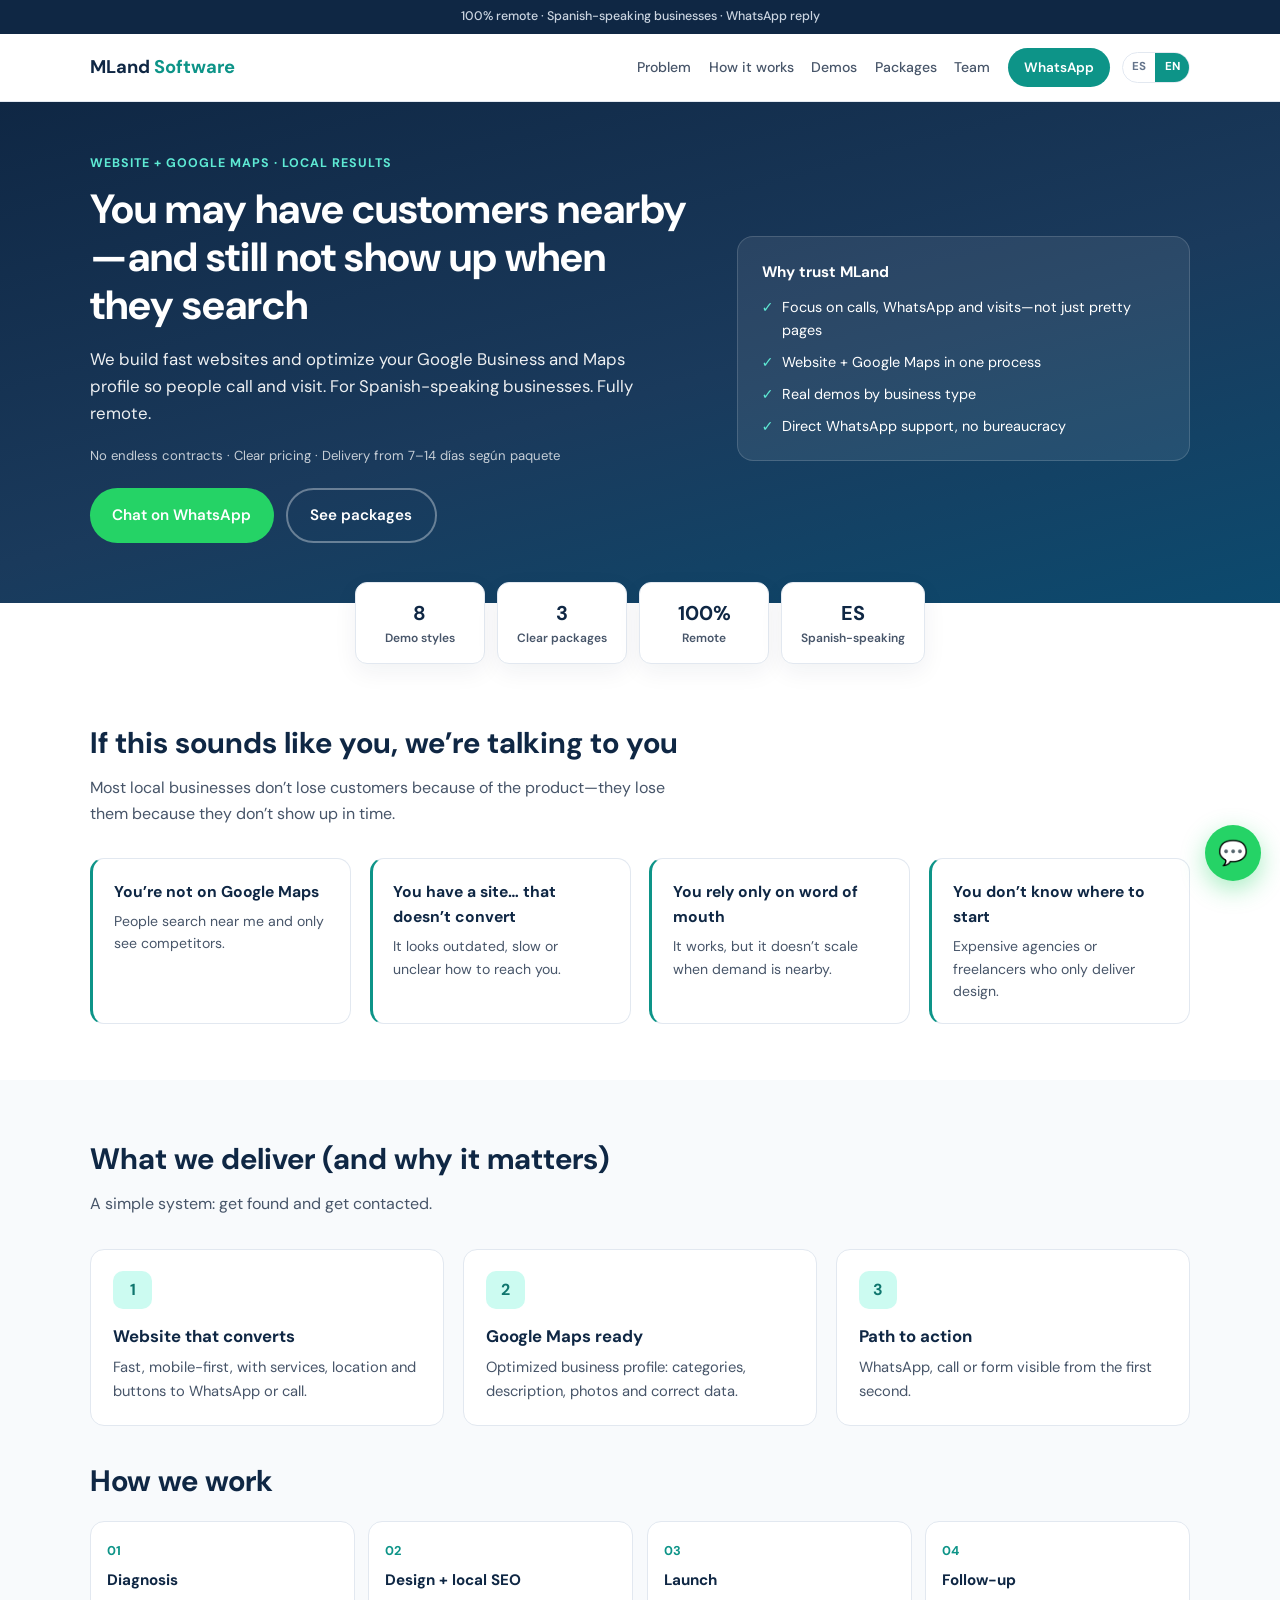
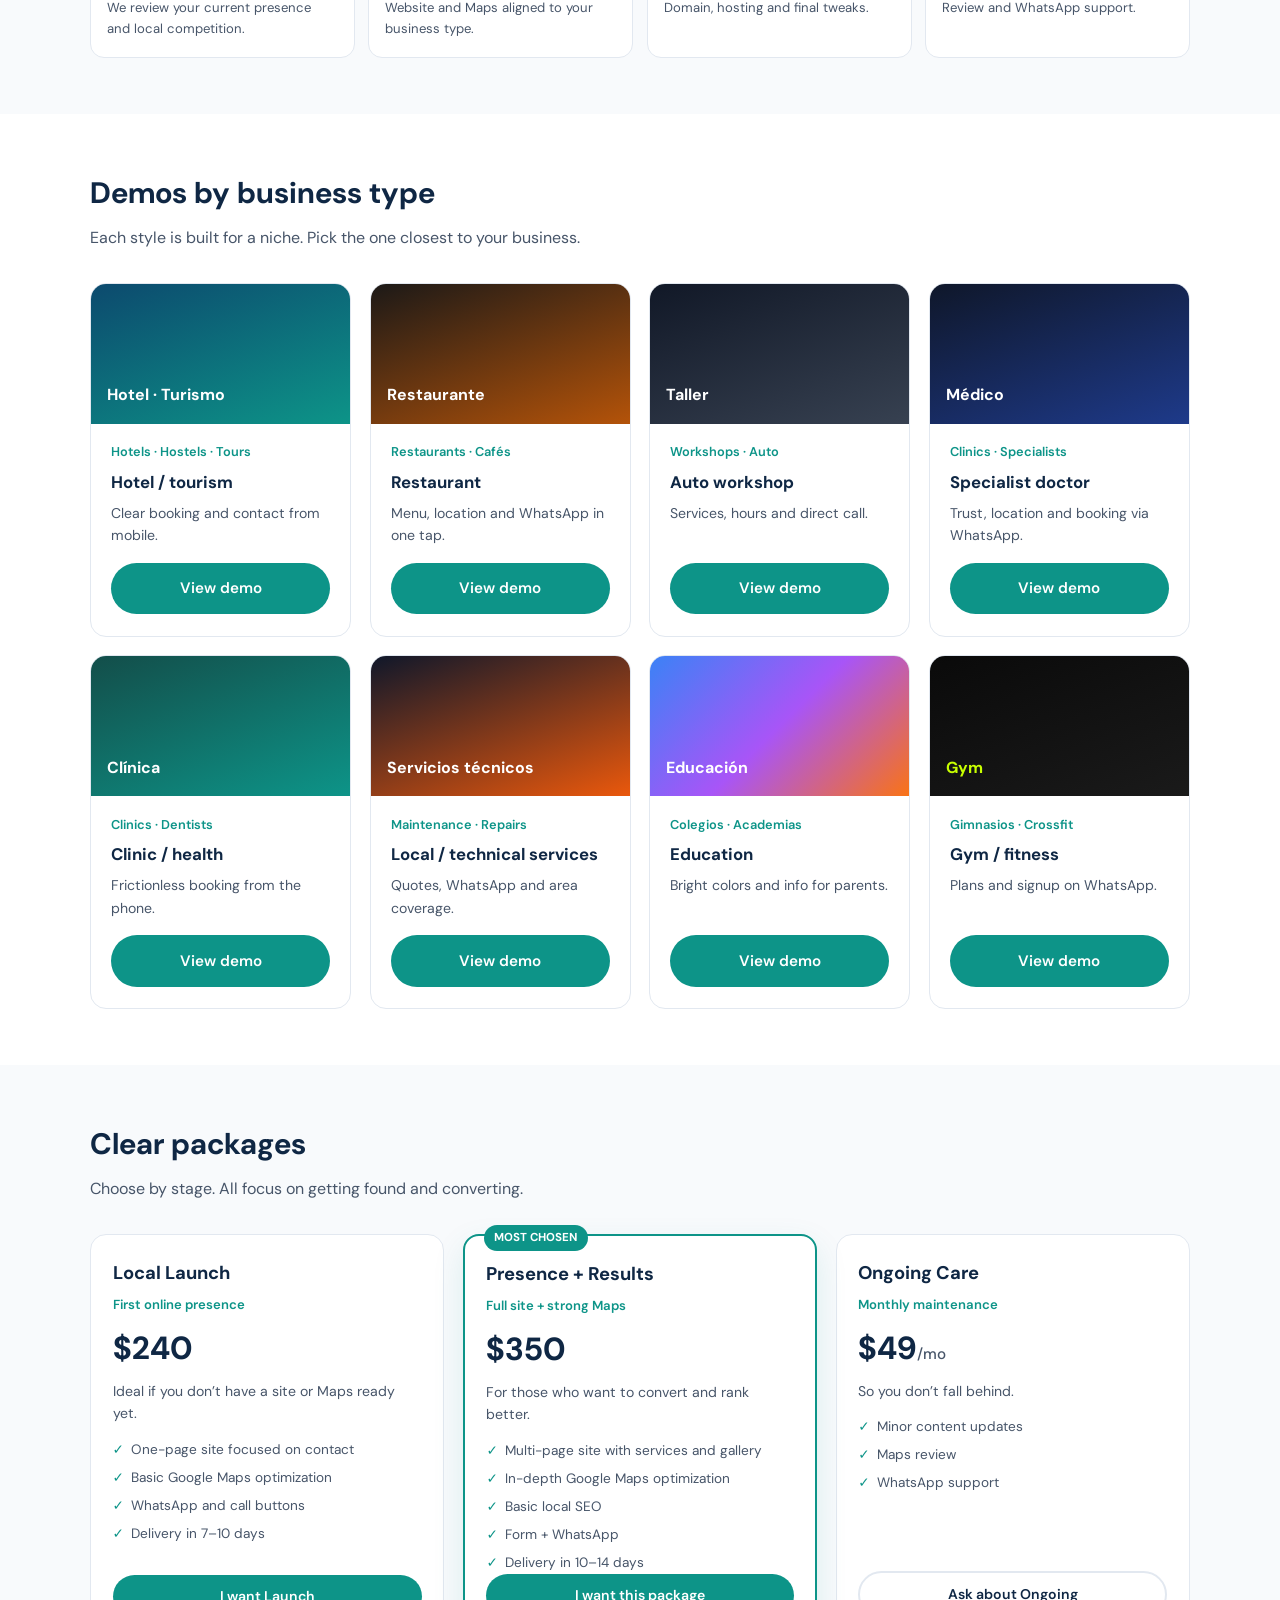
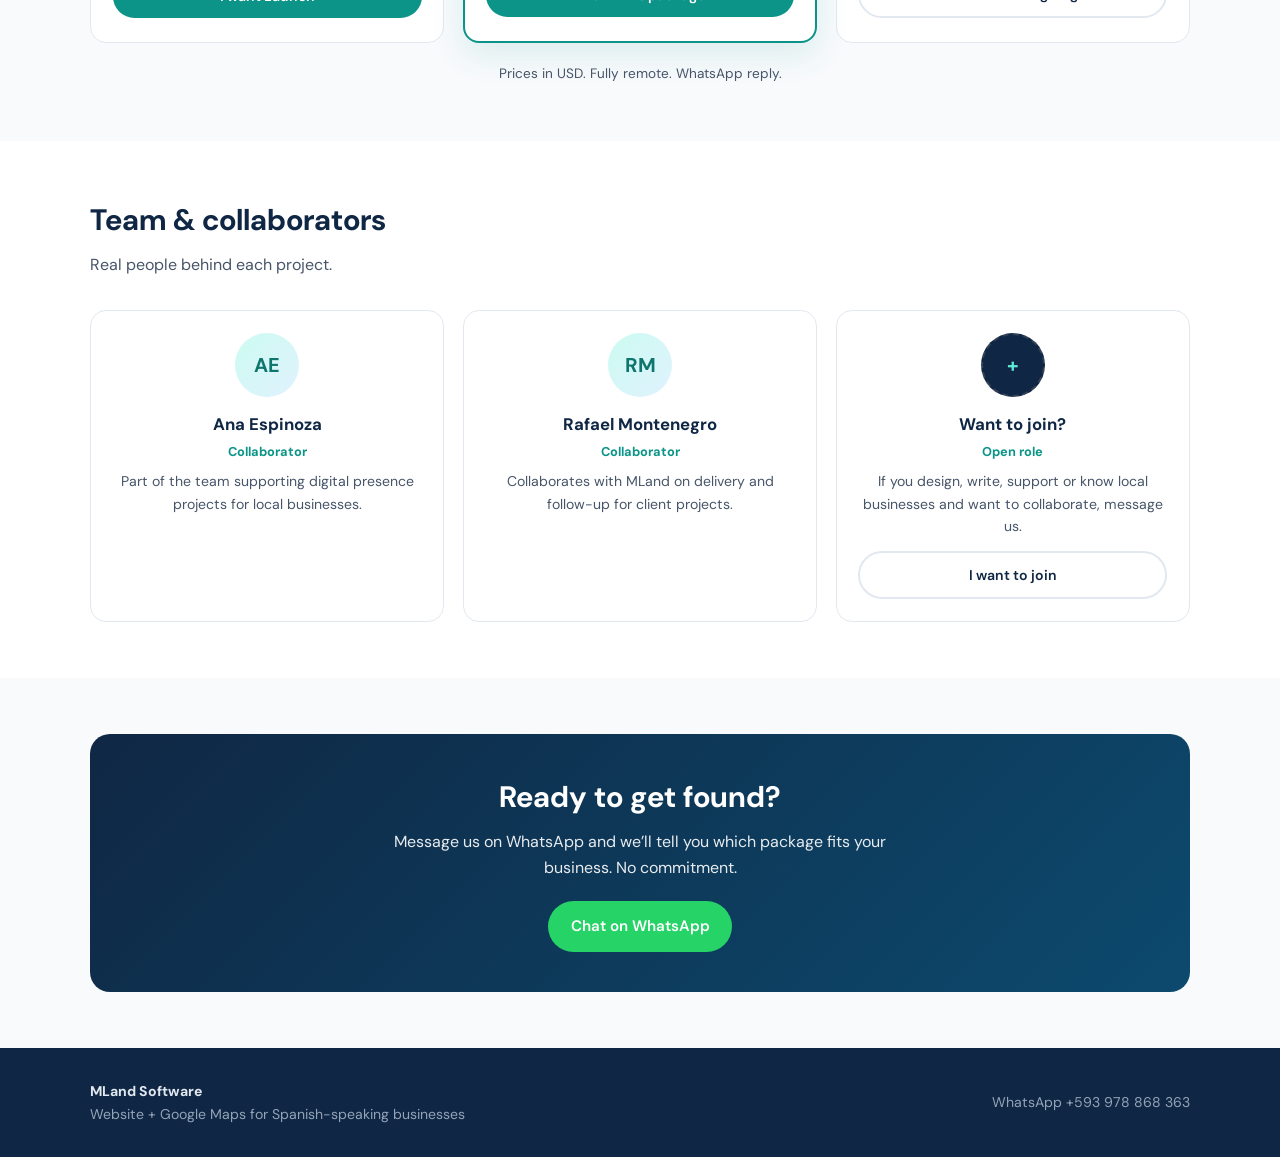
<file: index.html>
<!DOCTYPE html>
<html lang="en">
<head>
<meta charset="UTF-8">
<meta name="viewport" content="width=device-width,initial-scale=1">
<title>MLand Software | Web + Google Maps para negocios de habla hispana</title>
<meta name="description" content="Web rápida + Google Maps optimizado para que tu negocio de habla hispana aparezca cuando te buscan. Más llamadas y clientes. 100% remoto.">
<meta name="google-site-verification" content="e34Txkkmpu1eo88nSMDNGmorwFULilsLxfYSQ1G27-A">
<link rel="canonical" href="https://mland-landing.montoyasud.workers.dev/">
<meta property="og:title" content="MLand Software | Web + Google Maps">
<meta property="og:description" content="Aparece en Google y Maps. Más clientes para tu negocio local. Servicio 100% remoto.">
<meta property="og:type" content="website">
<meta property="og:url" content="https://mland-landing.montoyasud.workers.dev/">
<link href="https://fonts.googleapis.com/css2?family=DM+Sans:ital,opsz,wght@0,9..40,400;0,9..40,500;0,9..40,600;0,9..40,700;1,9..40,400&display=swap" rel="stylesheet">
<style>
:root{--navy:#0f2744;--navy-light:#1a3a5c;--teal:#0d9488;--teal-dark:#0f766e;--teal-soft:#ccfbf1;--sand:#f8fafc;--white:#fff;--text:#1e293b;--muted:#475569;--border:#e2e8f0;--wa:#25D366}
*{box-sizing:border-box;margin:0;padding:0}html{scroll-behavior:smooth}
body{font-family:"DM Sans",system-ui,sans-serif;color:var(--text);line-height:1.6;background:var(--white)}
a{color:inherit;text-decoration:none}
.container{width:min(1100px,100% - 2rem);margin-inline:auto}
.btn{display:inline-flex;align-items:center;justify-content:center;gap:.5rem;font-weight:600;font-size:.95rem;padding:.85rem 1.4rem;border-radius:999px;border:none;cursor:pointer;transition:.2s}
.btn-primary{background:var(--teal);color:#fff}.btn-primary:hover{background:var(--teal-dark)}
.btn-outline{background:transparent;color:var(--navy);border:2px solid var(--border)}
.btn-wa{background:var(--wa);color:#fff}
.btn-sm{padding:.65rem 1.15rem;font-size:.88rem;width:100%}
.trust-bar{background:var(--navy);color:#cbd5e1;font-size:.78rem;text-align:center;padding:.45rem 1rem;font-weight:500}
.trust-bar strong{color:#5eead4}
header{position:sticky;top:0;z-index:50;background:rgba(255,255,255,.94);backdrop-filter:blur(10px);border-bottom:1px solid var(--border)}
.nav{display:flex;align-items:center;justify-content:space-between;padding:.85rem 0;gap:1rem;flex-wrap:wrap}
.logo{font-weight:700;font-size:1.15rem;color:var(--navy)}.logo span{color:var(--teal)}
.nav-links{display:none;gap:1.1rem;align-items:center;font-size:.88rem;font-weight:500;color:var(--muted)}
@media(min-width:900px){.nav-links{display:flex}}
.nav-right{display:flex;align-items:center;gap:.75rem;flex-wrap:wrap}
.hero{background:linear-gradient(165deg,var(--navy) 0%,var(--navy-light) 55%,#0c4a6e 100%);color:#fff;padding:3.25rem 0 3.75rem}
.hero-grid{display:grid;gap:2rem;align-items:center}
@media(min-width:900px){.hero-grid{grid-template-columns:1.2fr .9fr;gap:2.75rem}}
.hero .eyebrow{font-size:.78rem;font-weight:700;letter-spacing:.08em;text-transform:uppercase;color:#5eead4;margin-bottom:.75rem}
.hero h1{font-size:clamp(1.7rem,4vw,2.55rem);line-height:1.18;margin-bottom:1rem;font-weight:700}
.hero p.lead{font-size:1.05rem;opacity:.92;max-width:36rem;margin-bottom:1.15rem}
.hero-micro{font-size:.82rem;opacity:.75;margin-bottom:1.35rem}
.hero-actions{display:flex;flex-wrap:wrap;gap:.75rem}
.hero-card{background:rgba(255,255,255,.08);border:1px solid rgba(255,255,255,.15);border-radius:16px;padding:1.4rem 1.45rem}
.hero-card h3,.hero-card .hero-card-title{font-size:.95rem;margin-bottom:.75rem;font-weight:700}
.hero-card ul{list-style:none;display:grid;gap:.55rem;font-size:.9rem}
.hero-card li{display:flex;gap:.5rem;align-items:flex-start}
.hero-card li::before{content:"✓";color:#5eead4;font-weight:700}
.proof{display:flex;flex-wrap:wrap;justify-content:center;gap:.75rem;padding:0 1rem;margin-top:-1.35rem;position:relative;z-index:5}
.proof-item{background:#fff;border:1px solid var(--border);border-radius:12px;padding:.9rem 1.2rem;text-align:center;min-width:130px;box-shadow:0 8px 24px rgba(15,39,68,.06)}
.proof-item .n{font-size:1.25rem;font-weight:700;color:var(--navy)}
.proof-item .l{font-size:.75rem;color:var(--muted);font-weight:600}
.section{padding:3.5rem 0}.section-alt{background:var(--sand)}
.section h2{font-size:clamp(1.4rem,3vw,1.85rem);color:var(--navy);margin-bottom:.5rem;font-weight:700}
.section .sub{color:var(--muted);max-width:38rem;margin-bottom:2rem}
.pain-grid,.grid-3,.steps,.demos-grid,.testimonials-grid,.packages-grid,.collab-grid{display:grid;gap:1.15rem}
.pain-grid{grid-template-columns:repeat(auto-fit,minmax(220px,1fr))}
.pain{background:#fff;border:1px solid var(--border);border-radius:14px;padding:1.25rem 1.3rem;border-left:3px solid var(--teal)}
.pain h3{font-size:.98rem;color:var(--navy);margin-bottom:.35rem}.pain p{font-size:.88rem;color:var(--muted)}
.grid-3{grid-template-columns:repeat(auto-fit,minmax(240px,1fr))}
.card{background:#fff;border:1px solid var(--border);border-radius:14px;padding:1.35rem 1.4rem}
.card h3{font-size:1.05rem;color:var(--navy);margin-bottom:.4rem}.card p{font-size:.92rem;color:var(--muted)}
.icon-badge{width:2.4rem;height:2.4rem;border-radius:10px;background:var(--teal-soft);color:var(--teal-dark);display:flex;align-items:center;justify-content:center;font-weight:700;margin-bottom:.85rem}
.steps{grid-template-columns:repeat(auto-fit,minmax(150px,1fr));gap:.85rem}
.step{background:#fff;border:1px solid var(--border);border-radius:14px;padding:1.15rem 1rem}
.step .num{font-size:.8rem;font-weight:700;color:var(--teal);margin-bottom:.4rem}
.step h3{font-size:.95rem;color:var(--navy);margin-bottom:.3rem}.step p{font-size:.82rem;color:var(--muted)}
.demos-grid{grid-template-columns:repeat(auto-fit,minmax(260px,1fr))}
.demo-card{background:#fff;border:1px solid var(--border);border-radius:16px;overflow:hidden;display:flex;flex-direction:column}
.demo-card .preview{height:140px;display:flex;align-items:flex-end;padding:1rem;color:#fff;font-weight:700}
.demo-card .body{padding:1.15rem 1.25rem 1.35rem;flex:1;display:flex;flex-direction:column}
.demo-card .for{font-size:.8rem;color:var(--teal);font-weight:600;margin-bottom:.35rem}
.demo-card h3{font-size:1.05rem;color:var(--navy);margin-bottom:.4rem}
.demo-card p{font-size:.88rem;color:var(--muted);margin-bottom:1rem;flex:1}
.demo-card .btn{width:100%;text-align:center}
.testimonials-grid{grid-template-columns:repeat(auto-fit,minmax(240px,1fr))}
.testimonial{background:#fff;border:1px solid var(--border);border-radius:14px;padding:1.25rem 1.35rem}
.testimonial .stars{color:#f59e0b;margin-bottom:.4rem}
.testimonial p{font-size:.9rem;color:var(--muted);margin-bottom:.75rem}
.testimonial a{color:var(--teal);font-weight:700}
@media(min-width:900px){.packages-grid{grid-template-columns:repeat(3,1fr)}}
.package{background:#fff;border:1px solid var(--border);border-radius:16px;padding:1.5rem 1.35rem;display:flex;flex-direction:column}
.package.featured{border:2px solid var(--teal);box-shadow:0 12px 32px rgba(13,148,136,.12);position:relative}
.package .badge{position:absolute;top:-.7rem;left:1.2rem;background:var(--teal);color:#fff;font-size:.72rem;font-weight:700;padding:.25rem .65rem;border-radius:999px;text-transform:uppercase}
.package h3{font-size:1.15rem;color:var(--navy);margin-bottom:.35rem}
.package-for{font-size:.82rem;color:var(--teal);font-weight:600;margin-bottom:.5rem}
.package-desc{font-size:.88rem;color:var(--muted);margin-bottom:.85rem}
.price{font-size:2rem;font-weight:700;color:var(--navy);margin-bottom:.35rem}
.price-period{font-size:.95rem;font-weight:500;color:var(--muted)}
.pkg-block{margin:.85rem 0 1rem}
.pkg-block h4{font-size:.78rem;text-transform:uppercase;letter-spacing:.04em;color:var(--navy);margin-bottom:.45rem}
.package ul{list-style:none;display:grid;gap:.4rem;font-size:.85rem;color:var(--muted)}
.package ul li{padding-left:1.15rem;position:relative}
.package ul li::before{content:"✓";position:absolute;left:0;color:var(--teal);font-weight:700}
.package .not li::before{content:"–";color:#94a3b8}
.package .result{font-size:.85rem;color:var(--navy);font-weight:600;background:var(--teal-soft);padding:.65rem .85rem;border-radius:10px;margin:.85rem 0 1rem}
.compare{overflow-x:auto;margin-top:2rem;border-radius:14px;border:1px solid var(--border);background:#fff}
.compare table{width:100%;border-collapse:collapse;font-size:.88rem;min-width:520px}
.compare th,.compare td{padding:.75rem 1rem;text-align:left;border-bottom:1px solid var(--border)}
.compare th{background:var(--sand);color:var(--navy);font-weight:700}
.compare td{color:var(--muted)}
.packages-note{text-align:center;font-size:.85rem;color:var(--muted);margin-top:1.25rem}
.collab-grid{grid-template-columns:repeat(auto-fit,minmax(240px,1fr))}
.collab{background:#fff;border:1px solid var(--border);border-radius:16px;padding:1.4rem 1.35rem;text-align:center}
.collab .avatar{width:64px;height:64px;border-radius:50%;background:linear-gradient(135deg,var(--teal-soft),#e0f2fe);color:var(--teal-dark);font-weight:700;font-size:1.25rem;display:flex;align-items:center;justify-content:center;margin:0 auto .85rem}
.collab.join .avatar{background:var(--navy);color:#5eead4;border:2px dashed #334155}
.collab h3{font-size:1.05rem;color:var(--navy);margin-bottom:.25rem}
.collab .role{font-size:.8rem;font-weight:700;color:var(--teal);margin-bottom:.5rem}
.collab p{font-size:.88rem;color:var(--muted);margin-bottom:.85rem}
.faq{display:grid;gap:.75rem;max-width:720px}
.faq details{background:#fff;border:1px solid var(--border);border-radius:12px;padding:1rem 1.15rem}
.faq summary{font-weight:600;color:var(--navy);cursor:pointer;list-style:none}
.faq details p{margin-top:.55rem;font-size:.9rem;color:var(--muted)}
.cta-band{background:linear-gradient(135deg,var(--navy),#0c4a6e);color:#fff;border-radius:20px;padding:2.5rem 1.75rem;text-align:center}
.cta-band h2{color:#fff;margin-bottom:.5rem}
.cta-band p{opacity:.9;margin-bottom:1.25rem;max-width:32rem;margin-inline:auto}
footer{background:var(--navy);color:#94a3b8;padding:2rem 0;font-size:.88rem}
footer .footer-inner{display:flex;flex-wrap:wrap;gap:1rem;justify-content:space-between;align-items:center}
footer strong{color:#e2e8f0}
.float-wa{position:fixed;bottom:1.2rem;right:1.2rem;z-index:60;width:56px;height:56px;border-radius:50%;background:var(--wa);color:#fff;display:flex;align-items:center;justify-content:center;font-size:1.5rem;box-shadow:0 8px 24px rgba(37,211,102,.4)}
.lang-switch{display:inline-flex;border:1.5px solid #e2e8f0;border-radius:999px;overflow:hidden;font-size:.72rem;font-weight:700}
.lang-btn{padding:.32rem .58rem;background:transparent;border:none;cursor:pointer;color:#64748b;font:inherit}
.lang-btn.active{background:#0d9488;color:#fff}
</style>
</head>
<body>
<div class="trust-bar"><span data-es="100% remoto · Negocios de habla hispana · Respuesta por WhatsApp" data-en="100% remote · Spanish-speaking businesses · WhatsApp reply"><strong>100% remoto</strong> · Negocios de habla hispana · Respuesta por WhatsApp</span></div>
<header><div class="container nav">
<a href="/" class="logo">MLand <span>Software</span></a>
<div class="nav-right">
<nav class="nav-links">
<a href="#problema" data-es="Problema" data-en="Problem">Problema</a>
<a href="#como" data-es="Cómo funciona" data-en="How it works">Cómo funciona</a>
<a href="#demos" data-es="Demos" data-en="Demos">Demos</a>
<a href="#paquetes" data-es="Paquetes" data-en="Packages">Paquetes</a>
<a href="#equipo" data-es="Equipo" data-en="Team">Equipo</a>
<a class="btn btn-primary" style="padding:.55rem 1rem;font-size:.85rem" href="https://wa.me/593978868363?text=Hola%2C%20quiero%20aparecer%20mejor%20en%20Google%20y%20Maps" target="_blank" rel="noopener">WhatsApp</a>
</nav>
<div class="lang-switch" role="group" aria-label="Language"><button type="button" class="lang-btn" data-set-lang="es">ES</button><button type="button" class="lang-btn active" data-set-lang="en">EN</button></div>
</div></div></header>
<main id="contenido-principal">
<section class="hero"><div class="container hero-grid">
<div>
<div class="eyebrow" data-es="Web + Google Maps · Resultados locales" data-en="Website + Google Maps · Local results">Web + Google Maps · Resultados locales</div>
<h1 data-es="Tu negocio puede tener clientes cerca… y no aparecer cuando te buscan" data-en="You may have customers nearby—and still not show up when they search">Tu negocio puede tener clientes cerca… y no aparecer cuando te buscan</h1>
<p class="lead" data-es="Diseñamos webs rápidas y optimizamos tu ficha de Google y Maps para que te llamen y te visiten. Para negocios de habla hispana. 100% remoto." data-en="We build fast websites and optimize your Google Business and Maps profile so people call and visit. For Spanish-speaking businesses. Fully remote.">Diseñamos webs rápidas y optimizamos tu ficha de Google y Maps para que te llamen y te visiten. Para negocios de habla hispana. 100% remoto.</p>
<p class="hero-micro" data-es="Sin contratos eternos · Precios claros · Entrega desde 7–14 días según paquete" data-en="No endless contracts · Clear pricing · Delivery from 7–14 días según paquete">Sin contratos eternos · Precios claros · Entrega desde 7–14 días según paquete</p>
<div class="hero-actions">
<a class="btn btn-wa" href="https://wa.me/593978868363?text=Hola%2C%20quiero%20aparecer%20mejor%20en%20Google%20y%20Maps" target="_blank" rel="noopener" data-es="Hablar por WhatsApp" data-en="Chat on WhatsApp">Hablar por WhatsApp</a>
<a class="btn btn-outline" href="#paquetes" style="border-color:rgba(255,255,255,.35);color:#fff" data-es="Ver paquetes" data-en="See packages">Ver paquetes</a>
</div>
</div>
<div class="hero-card">
<p class="hero-card-title" data-es="Por qué confiar en MLand" data-en="Why trust MLand">Por qué confiar en MLand</p>
<ul>
<li data-es="Enfoque en llamadas, WhatsApp y visitas — no en páginas solo bonitas" data-en="Focus on calls, WhatsApp and visits—not just pretty pages">Enfoque en llamadas, WhatsApp y visitas — no en páginas solo bonitas</li>
<li data-es="Web + Google Maps en un solo proceso" data-en="Website + Google Maps in one process">Web + Google Maps en un solo proceso</li>
<li data-es="Demos reales por tipo de negocio" data-en="Real demos by business type">Demos reales por tipo de negocio</li>
<li data-es="Atención directa por WhatsApp, sin burocracia" data-en="Direct WhatsApp support, no bureaucracy">Atención directa por WhatsApp, sin burocracia</li>
</ul>
</div>
</div></section>
<div class="proof">
<div class="proof-item"><div class="n">8</div><div class="l" data-es="Estilos de demo" data-en="Demo styles">Estilos de demo</div></div>
<div class="proof-item"><div class="n">3</div><div class="l" data-es="Paquetes claros" data-en="Clear packages">Paquetes claros</div></div>
<div class="proof-item"><div class="n">100%</div><div class="l" data-es="Remoto" data-en="Remote">Remoto</div></div>
<div class="proof-item"><div class="n">ES</div><div class="l" data-es="Habla hispana" data-en="Spanish-speaking">Habla hispana</div></div>
</div>
<section class="section" id="problema"><div class="container">
<h2 data-es="Si te pasa esto, te estamos hablando a ti" data-en="If this sounds like you, we’re talking to you">Si te pasa esto, te estamos hablando a ti</h2>
<p class="sub" data-es="La mayoría de negocios locales no pierde clientes por el producto: los pierde porque no aparecen a tiempo." data-en="Most local businesses don’t lose customers because of the product—they lose them because they don’t show up in time.">La mayoría de negocios locales no pierde clientes por el producto: los pierde porque no aparecen a tiempo.</p>
<div class="pain-grid">
<div class="pain"><h3 data-es="No sales en Google Maps" data-en="You’re not on Google Maps">No sales en Google Maps</h3><p data-es="Buscan cerca de mí y solo ven a la competencia." data-en="People search near me and only see competitors.">Buscan cerca de mí y solo ven a la competencia.</p></div>
<div class="pain"><h3 data-es="Tienes web… pero no convierte" data-en="You have a site… that doesn’t convert">Tienes web… pero no convierte</h3><p data-es="Se ve antigua, lenta o no deja claro cómo contactarte." data-en="It looks outdated, slow or unclear how to reach you.">Se ve antigua, lenta o no deja claro cómo contactarte.</p></div>
<div class="pain"><h3 data-es="Dependes solo del boca a boca" data-en="You rely only on word of mouth">Dependes solo del boca a boca</h3><p data-es="Funciona, pero no escala cuando hay demanda cerca." data-en="It works, but it doesn’t scale when demand is nearby.">Funciona, pero no escala cuando hay demanda cerca.</p></div>
<div class="pain"><h3 data-es="No sabes por dónde empezar" data-en="You don’t know where to start">No sabes por dónde empezar</h3><p data-es="Agencias caras o freelancers que solo entregan diseño." data-en="Expensive agencies or freelancers who only deliver design.">Agencias caras o freelancers que solo entregan diseño.</p></div>
</div>
</div></section>
<section class="section section-alt" id="como"><div class="container">
<h2 data-es="Qué entregamos (y para qué sirve)" data-en="What we deliver (and why it matters)">Qué entregamos (y para qué sirve)</h2>
<p class="sub" data-es="Un sistema simple: que te encuentren y que te contacten." data-en="A simple system: get found and get contacted.">Un sistema simple: que te encuentren y que te contacten.</p>
<div class="grid-3">
<div class="card"><div class="icon-badge">1</div><h3 data-es="Web que convierte" data-en="Website that converts">Web que convierte</h3><p data-es="Rápida, móvil primero, con servicios, ubicación y botones a WhatsApp o llamada." data-en="Fast, mobile-first, with services, location and buttons to WhatsApp or call.">Rápida, móvil primero, con servicios, ubicación y botones a WhatsApp o llamada.</p></div>
<div class="card"><div class="icon-badge">2</div><h3 data-es="Google Maps listo" data-en="Google Maps ready">Google Maps listo</h3><p data-es="Ficha de negocio optimizada: categorías, descripción, fotos y datos correctos." data-en="Optimized business profile: categories, description, photos and correct data.">Ficha de negocio optimizada: categorías, descripción, fotos y datos correctos.</p></div>
<div class="card"><div class="icon-badge">3</div><h3 data-es="Camino a la acción" data-en="Path to action">Camino a la acción</h3><p data-es="WhatsApp, llamada o formulario visibles desde el primer segundo." data-en="WhatsApp, call or form visible from the first second.">WhatsApp, llamada o formulario visibles desde el primer segundo.</p></div>
</div>
<div style="margin-top:2rem">
<h2 data-es="Cómo trabajamos" data-en="How we work">Cómo trabajamos</h2>
<div class="steps" style="margin-top:1rem">
<div class="step"><div class="num">01</div><h3 data-es="Diagnóstico" data-en="Diagnosis">Diagnóstico</h3><p data-es="Revisamos tu presencia actual y competencia local." data-en="We review your current presence and local competition.">Revisamos tu presencia actual y competencia local.</p></div>
<div class="step"><div class="num">02</div><h3 data-es="Diseño + SEO local" data-en="Design + local SEO">Diseño + SEO local</h3><p data-es="Web y Maps alineados a tu tipo de negocio." data-en="Website and Maps aligned to your business type.">Web y Maps alineados a tu tipo de negocio.</p></div>
<div class="step"><div class="num">03</div><h3 data-es="Publicación" data-en="Launch">Publicación</h3><p data-es="Dominio, hosting y ajustes finales." data-en="Domain, hosting and final tweaks.">Dominio, hosting y ajustes finales.</p></div>
<div class="step"><div class="num">04</div><h3 data-es="Seguimiento" data-en="Follow-up">Seguimiento</h3><p data-es="Revisión y soporte por WhatsApp." data-en="Review and WhatsApp support.">Revisión y soporte por WhatsApp.</p></div>
</div>
</div>
</div></section>
<section class="section" id="demos"><div class="container">
<h2 data-es="Demos por tipo de negocio" data-en="Demos by business type">Demos por tipo de negocio</h2>
<p class="sub" data-es="Cada estilo está pensado para un nicho. Elige el que se parece a tu negocio." data-en="Each style is built for a niche. Pick the one closest to your business.">Cada estilo está pensado para un nicho. Elige el que se parece a tu negocio.</p>
<div class="demos-grid">
<article class="demo-card"><div class="preview" style="background:linear-gradient(160deg,#0c4a6e,#0d9488)">Hotel · Turismo</div><div class="body"><span class="for" data-es="Hoteles · Hostales · Tours" data-en="Hotels · Hostels · Tours">Hoteles · Hostales · Tours</span><h3 data-es="Hotel / turismo" data-en="Hotel / tourism">Hotel / turismo</h3><p data-es="Reservas y contacto claros desde el móvil." data-en="Clear booking and contact from mobile.">Reservas y contacto claros desde el móvil.</p><a class="btn btn-primary" href="/demos/hotel.html" data-es="Ver demo" data-en="View demo" aria-label="Ver demo de Hotel / turismo">Ver demo</a></div></article>
<article class="demo-card"><div class="preview" style="background:linear-gradient(160deg,#1c1917,#b45309)">Restaurante</div><div class="body"><span class="for" data-es="Restaurantes · Cafés" data-en="Restaurants · Cafés">Restaurantes · Cafés</span><h3 data-es="Restaurante" data-en="Restaurant">Restaurante</h3><p data-es="Menú, ubicación y WhatsApp a un toque." data-en="Menu, location and WhatsApp in one tap.">Menú, ubicación y WhatsApp a un toque.</p><a class="btn btn-primary" href="/demos/restaurante.html" data-es="Ver demo" data-en="View demo" aria-label="Ver demo de Restaurante">Ver demo</a></div></article>
<article class="demo-card"><div class="preview" style="background:linear-gradient(160deg,#111827,#374151)">Taller</div><div class="body"><span class="for" data-es="Talleres · Automotriz" data-en="Workshops · Auto">Talleres · Automotriz</span><h3 data-es="Taller mecánico" data-en="Auto workshop">Taller mecánico</h3><p data-es="Servicios, horarios y llamada directa." data-en="Services, hours and direct call.">Servicios, horarios y llamada directa.</p><a class="btn btn-primary" href="/demos/taller.html" data-es="Ver demo" data-en="View demo" aria-label="Ver demo de Taller mecánico">Ver demo</a></div></article>
<article class="demo-card"><div class="preview" style="background:linear-gradient(160deg,#0f172a,#1e3a8a)">Médico</div><div class="body"><span class="for" data-es="Consultorios · Especialistas" data-en="Clinics · Specialists">Consultorios · Especialistas</span><h3 data-es="Médico especialista" data-en="Specialist doctor">Médico especialista</h3><p data-es="Confianza, ubicación y agenda por WhatsApp." data-en="Trust, location and booking via WhatsApp.">Confianza, ubicación y agenda por WhatsApp.</p><a class="btn btn-primary" href="/demos/medico.html" data-es="Ver demo" data-en="View demo" aria-label="Ver demo de Médico especialista">Ver demo</a></div></article>
<article class="demo-card"><div class="preview" style="background:linear-gradient(160deg,#134e4a,#0d9488)">Clínica</div><div class="body"><span class="for" data-es="Clínicas · Dentistas" data-en="Clinics · Dentists">Clínicas · Dentistas</span><h3 data-es="Clínica / salud" data-en="Clinic / health">Clínica / salud</h3><p data-es="Citas sin fricción desde el celular." data-en="Frictionless booking from the phone.">Citas sin fricción desde el celular.</p><a class="btn btn-primary" href="/demos/clinica.html" data-es="Ver demo" data-en="View demo" aria-label="Ver demo de Clínica / salud">Ver demo</a></div></article>
<article class="demo-card"><div class="preview" style="background:linear-gradient(160deg,#0f172a,#ea580c)">Servicios técnicos</div><div class="body"><span class="for" data-es="Mantenimiento · Reparaciones" data-en="Maintenance · Repairs">Mantenimiento · Reparaciones</span><h3 data-es="Negocio local / técnico" data-en="Local / technical services">Negocio local / técnico</h3><p data-es="Presupuestos, WhatsApp y cobertura por zona." data-en="Quotes, WhatsApp and area coverage.">Presupuestos, WhatsApp y cobertura por zona.</p><a class="btn btn-primary" href="/demos/local.html" data-es="Ver demo" data-en="View demo" aria-label="Ver demo de Negocio local / técnico">Ver demo</a></div></article>
<article class="demo-card"><div class="preview" style="background:linear-gradient(135deg,#3b82f6,#a855f7,#f97316)">Educación</div><div class="body"><span class="for">Colegios · Academias</span><h3 data-es="Educación" data-en="Education">Educación</h3><p data-es="Colores vivos e información para padres." data-en="Bright colors and info for parents.">Colores vivos e información para padres.</p><a class="btn btn-primary" href="/demos/educacion.html" data-es="Ver demo" data-en="View demo" aria-label="Ver demo de Educación">Ver demo</a></div></article>
<article class="demo-card"><div class="preview" style="background:linear-gradient(160deg,#0a0a0a,#1a1a1a);color:#c8ff00">Gym</div><div class="body"><span class="for">Gimnasios · Crossfit</span><h3 data-es="Gimnasio / fitness" data-en="Gym / fitness">Gimnasio / fitness</h3><p data-es="Planes e inscripción por WhatsApp." data-en="Plans and signup on WhatsApp.">Planes e inscripción por WhatsApp.</p><a class="btn btn-primary" href="/demos/gimnasio.html" data-es="Ver demo" data-en="View demo" aria-label="Ver demo de Gimnasio / fitness">Ver demo</a></div></article>
</div>
</div></section>
<section class="section section-alt" id="paquetes"><div class="container">
<h2 data-es="Paquetes claros" data-en="Clear packages">Paquetes claros</h2>
<p class="sub" data-es="Elige según tu momento. Todos incluyen enfoque en aparecer y convertir." data-en="Choose by stage. All focus on getting found and converting.">Elige según tu momento. Todos incluyen enfoque en aparecer y convertir.</p>
<div class="packages-grid">
<div class="package"><h3 data-es="Arranque Local" data-en="Local Launch">Arranque Local</h3><div class="package-for" data-es="Primera presencia online" data-en="First online presence">Primera presencia online</div><div class="price">$240</div><p class="package-desc" data-es="Ideal si aún no tienes web o Maps listo." data-en="Ideal if you don’t have a site or Maps ready yet.">Ideal si aún no tienes web o Maps listo.</p><ul><li data-es="Web de una página orientada a contacto" data-en="One-page site focused on contact">Web de una página orientada a contacto</li><li data-es="Optimización básica de Google Maps" data-en="Basic Google Maps optimization">Optimización básica de Google Maps</li><li data-es="Botones a WhatsApp y llamada" data-en="WhatsApp and call buttons">Botones a WhatsApp y llamada</li><li data-es="Entrega en 7–10 días" data-en="Delivery in 7–10 days">Entrega en 7–10 días</li></ul><a class="btn btn-primary btn-sm" style="margin-top:auto" href="https://wa.me/593978868363?text=Paquete%20Arranque" data-es="Quiero Arranque" data-en="I want Launch">Quiero Arranque</a></div>
<div class="package featured"><div class="badge" data-es="Más elegido" data-en="Most chosen">Más elegido</div><h3 data-es="Presencia + Resultados" data-en="Presence + Results">Presencia + Resultados</h3><div class="package-for" data-es="Web completa + Maps fuerte" data-en="Full site + strong Maps">Web completa + Maps fuerte</div><div class="price">$350</div><p class="package-desc" data-es="Para quien quiere convertir y aparecer mejor." data-en="For those who want to convert and rank better.">Para quien quiere convertir y aparecer mejor.</p><ul><li data-es="Web multipágina con servicios y galería" data-en="Multi-page site with services and gallery">Web multipágina con servicios y galería</li><li data-es="Google Maps optimizado a fondo" data-en="In-depth Google Maps optimization">Google Maps optimizado a fondo</li><li data-es="SEO local básico" data-en="Basic local SEO">SEO local básico</li><li data-es="Formulario + WhatsApp" data-en="Form + WhatsApp">Formulario + WhatsApp</li><li data-es="Entrega en 10–14 días" data-en="Delivery in 10–14 days">Entrega en 10–14 días</li></ul><a class="btn btn-primary btn-sm" style="margin-top:auto" href="https://wa.me/593978868363?text=Paquete%20Presencia" data-es="Quiero este paquete" data-en="I want this package">Quiero este paquete</a></div>
<div class="package"><h3 data-es="Cuidado Continuo" data-en="Ongoing Care">Cuidado Continuo</h3><div class="package-for" data-es="Mantenimiento mensual" data-en="Monthly maintenance">Mantenimiento mensual</div><div class="price">$49<span class="price-period" data-es="/mes" data-en="/mo">/mes</span></div><p class="package-desc" data-es="Para no quedarte desactualizado." data-en="So you don’t fall behind.">Para no quedarte desactualizado.</p><ul><li data-es="Cambios menores de contenido" data-en="Minor content updates">Cambios menores de contenido</li><li data-es="Revisión de Maps" data-en="Maps review">Revisión de Maps</li><li data-es="Soporte por WhatsApp" data-en="WhatsApp support">Soporte por WhatsApp</li></ul><a class="btn btn-outline btn-sm" style="margin-top:auto" href="https://wa.me/593978868363?text=Paquete%20Continuo" data-es="Consultar Continuo" data-en="Ask about Ongoing">Consultar Continuo</a></div>
</div>
<p class="packages-note" data-es="Precios en USD. Trabajo 100% remoto. Respuesta por WhatsApp." data-en="Prices in USD. Fully remote. WhatsApp reply.">Precios en USD. Trabajo 100% remoto. Respuesta por WhatsApp.</p>
</div></section>
<section class="section" id="equipo"><div class="container">
<h2 data-es="Equipo y colaboradores" data-en="Team & collaborators">Equipo y colaboradores</h2>
<p class="sub" data-es="Personas reales detrás de cada proyecto." data-en="Real people behind each project.">Personas reales detrás de cada proyecto.</p>
<div class="collab-grid">
<article class="collab"><div class="avatar">AE</div><h3>Ana Espinoza</h3><div class="role" data-es="Colaboradora" data-en="Collaborator">Colaboradora</div><p data-es="Parte del equipo que apoya en proyectos de presencia digital para negocios locales." data-en="Part of the team supporting digital presence projects for local businesses.">Parte del equipo que apoya en proyectos de presencia digital para negocios locales.</p></article>
<article class="collab"><div class="avatar">RM</div><h3>Rafael Montenegro</h3><div class="role" data-es="Colaborador" data-en="Collaborator">Colaborador</div><p data-es="Colabora con MLand en la ejecución y seguimiento de proyectos con clientes." data-en="Collaborates with MLand on delivery and follow-up for client projects.">Colabora con MLand en la ejecución y seguimiento de proyectos con clientes.</p></article>
<article class="collab join"><div class="avatar">+</div><h3 data-es="¿Quieres sumarte?" data-en="Want to join?">¿Quieres sumarte?</h3><div class="role" data-es="Vacante abierta" data-en="Open role">Vacante abierta</div><p data-es="Si diseñas, escribes, das soporte o conoces negocios locales y quieres colaborar, escríbenos." data-en="If you design, write, support or know local businesses and want to collaborate, message us.">Si diseñas, escribes, das soporte o conoces negocios locales y quieres colaborar, escríbenos.</p>
<a class="btn btn-outline btn-sm" href="https://wa.me/593978868363?text=Hola%2C%20quiero%20sumarme%20al%20equipo" data-es="Quiero colaborar" data-en="I want to join">Quiero colaborar</a></article>
</div>
</div></section>
<section class="section section-alt"><div class="container">
<div class="cta-band">
<h2 data-es="¿Listo para que te encuentren?" data-en="Ready to get found?">¿Listo para que te encuentren?</h2>
<p data-es="Escríbenos por WhatsApp y te decimos qué paquete encaja con tu negocio. Sin compromiso." data-en="Message us on WhatsApp and we’ll tell you which package fits your business. No commitment.">Escríbenos por WhatsApp y te decimos qué paquete encaja con tu negocio. Sin compromiso.</p>
<a class="btn btn-wa" href="https://wa.me/593978868363?text=Hola%2C%20quiero%20aparecer%20mejor%20en%20Google%20y%20Maps" target="_blank" rel="noopener" data-es="Hablar por WhatsApp" data-en="Chat on WhatsApp">Hablar por WhatsApp</a>
</div>
</div></section>
</main>
<footer><div class="container footer-inner">
<div><strong>MLand Software</strong><br><span data-es="Web + Google Maps para negocios de habla hispana" data-en="Website + Google Maps for Spanish-speaking businesses">Web + Google Maps para negocios de habla hispana</span></div>
<div><a href="https://wa.me/593978868363" target="_blank" rel="noopener">WhatsApp +593 978 868 363</a></div>
</div></footer>
<a class="float-wa" href="https://wa.me/593978868363?text=Hola%2C%20vengo%20de%20tu%20web" target="_blank" rel="noopener" aria-label="Contactar por WhatsApp">💬</a>
<script src="/js/i18n.js"></script>
</body>
</html>
</file>
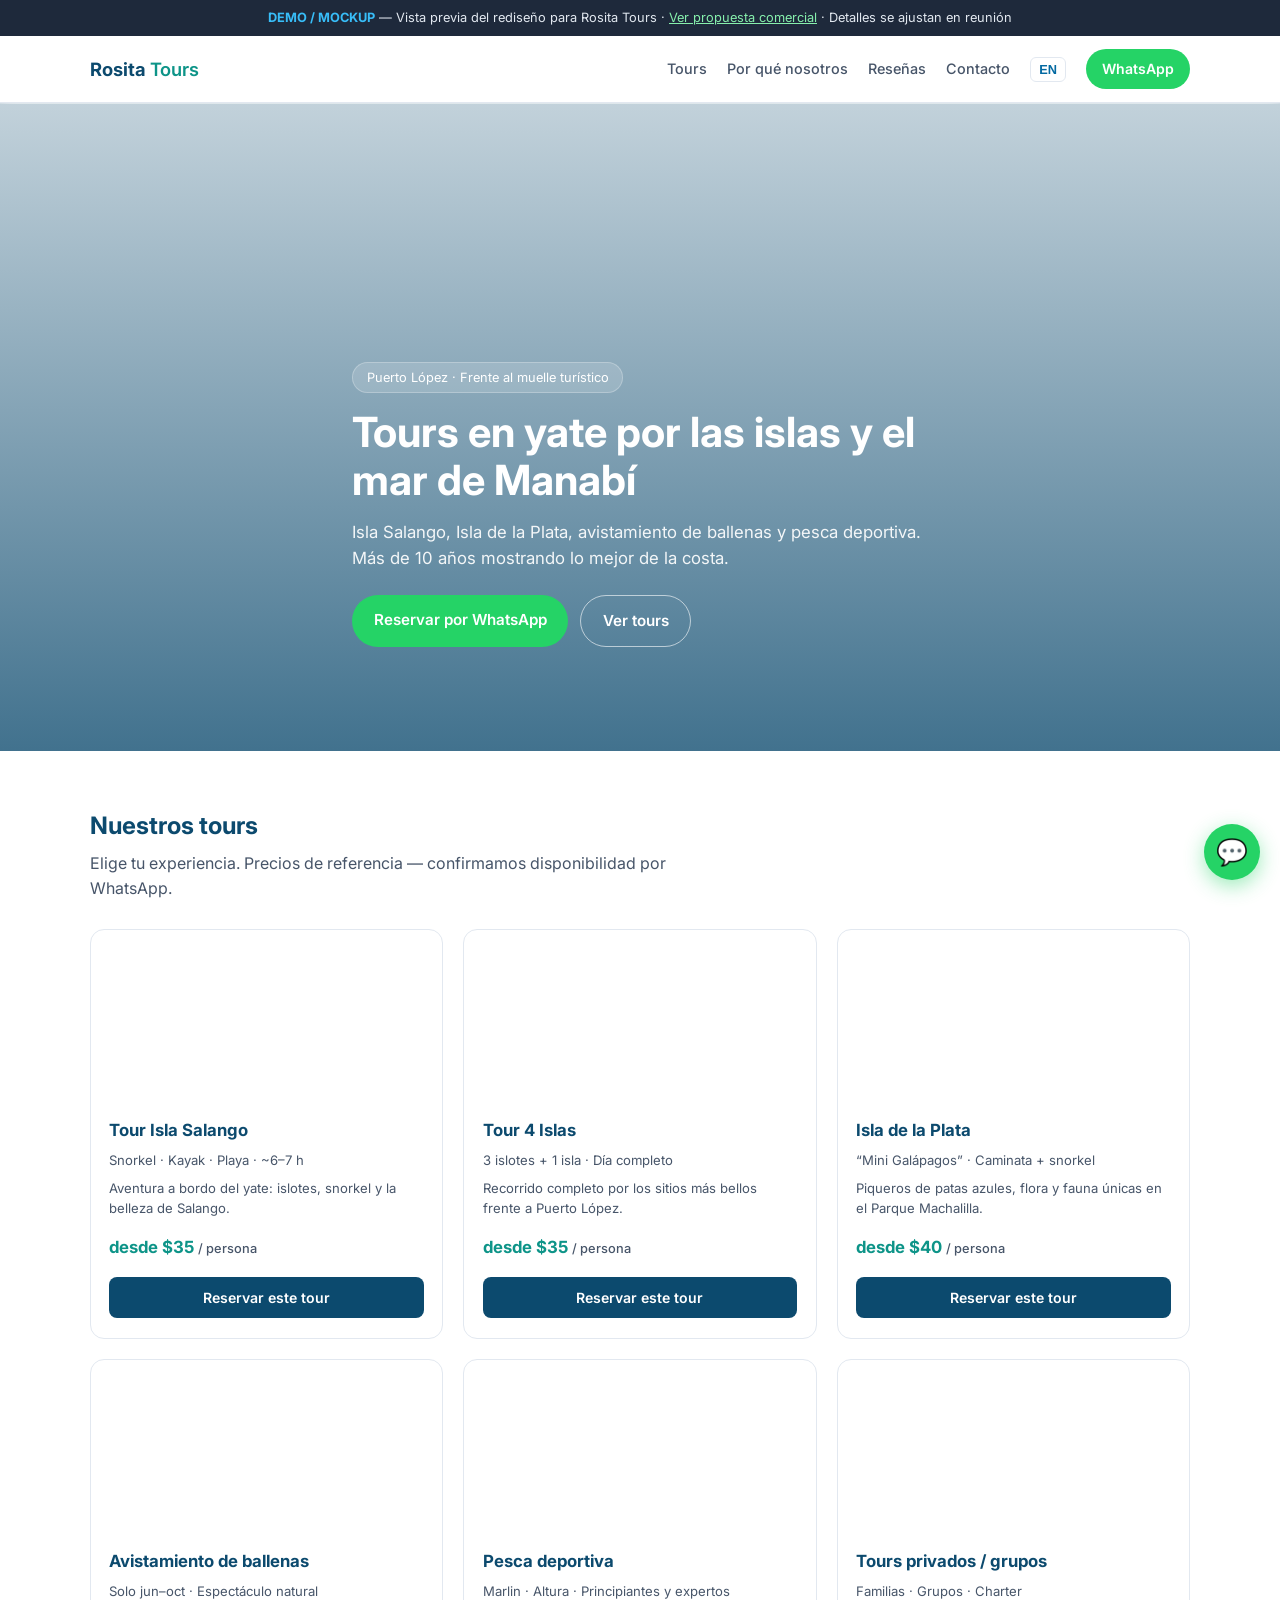
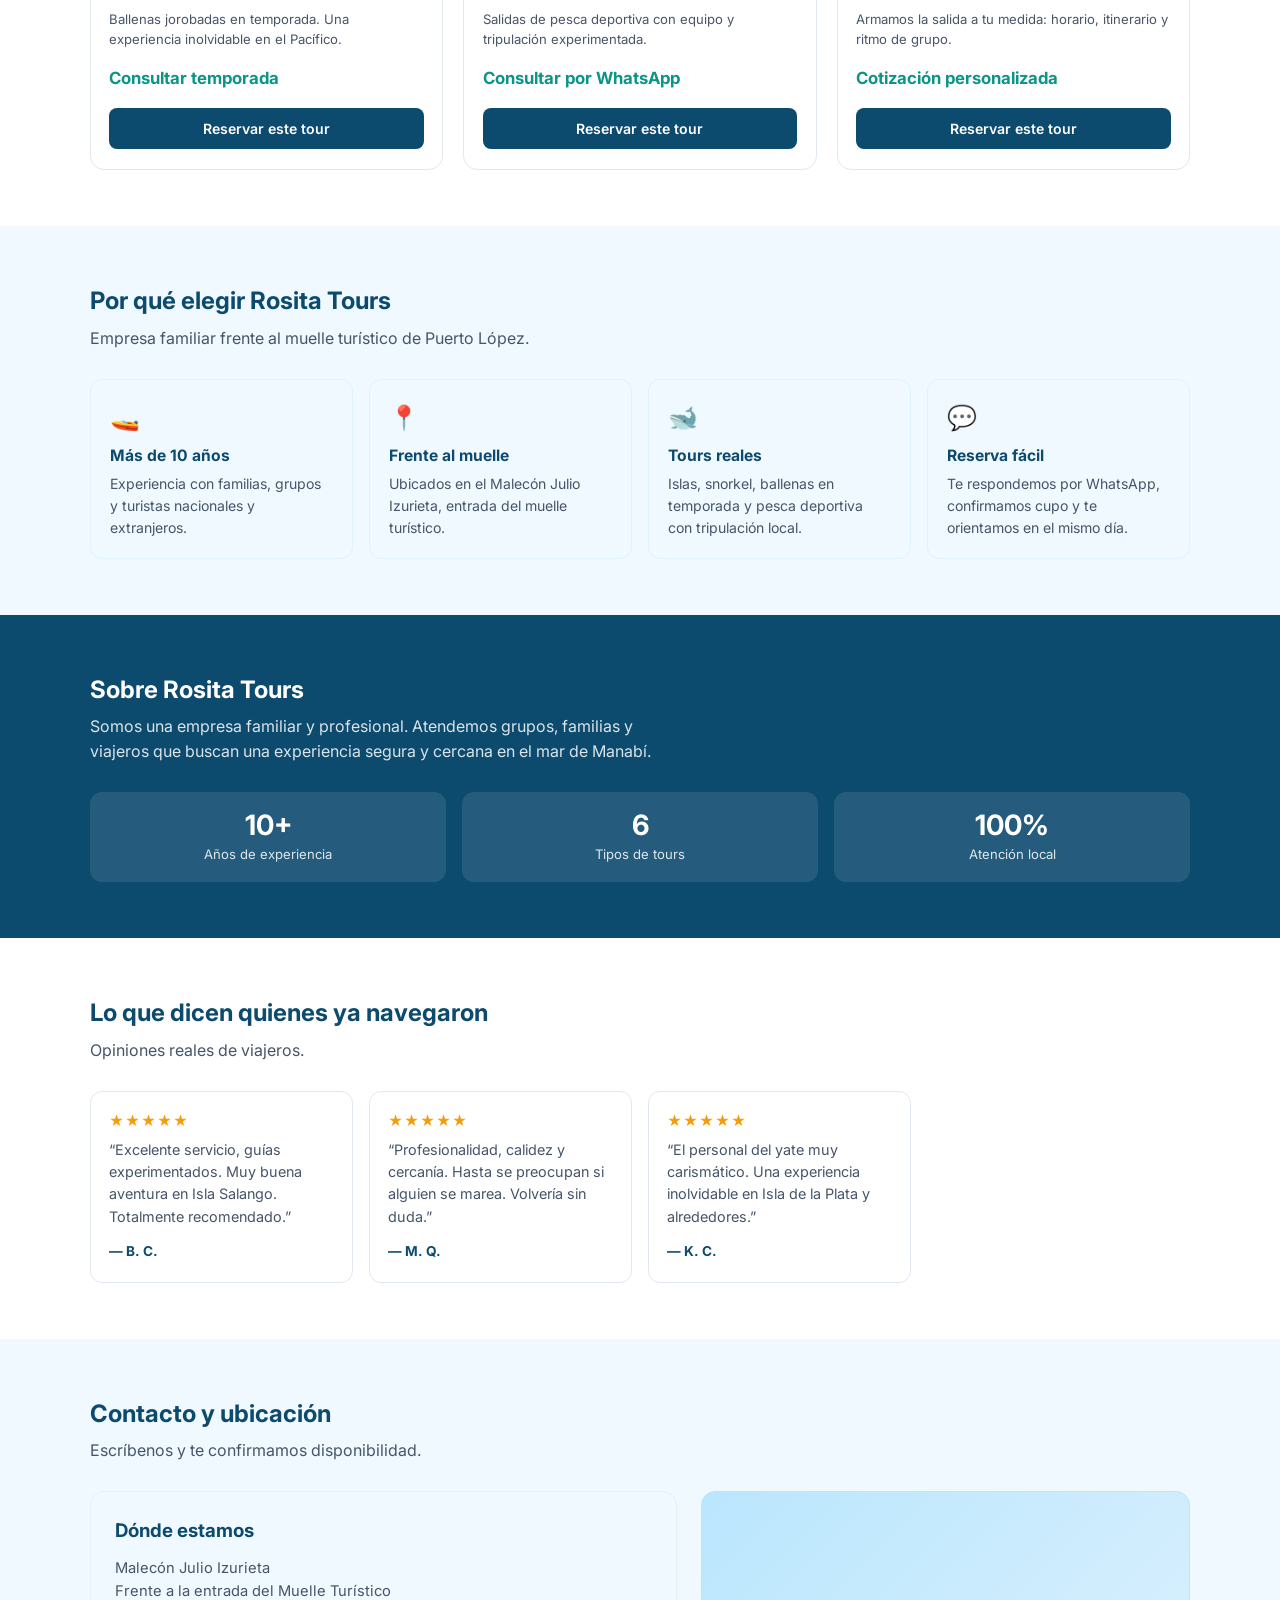
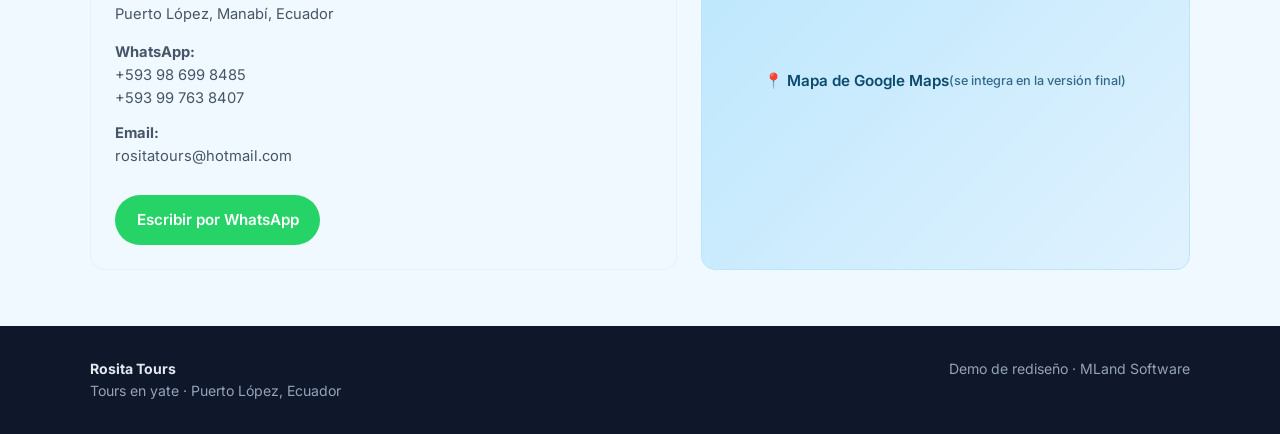
<file: demo-rosita.html>
<!DOCTYPE html>
<html lang="es">
<head>
  <meta charset="UTF-8">
  <meta name="viewport" content="width=device-width, initial-scale=1.0">
  <title>Rosita Tours | Tours en yate desde Puerto López</title>
  <meta name="robots" content="noindex, nofollow">
  <meta name="description" content="Tours en yate desde Puerto López: Isla Salango, Isla de la Plata, avistamiento de ballenas y pesca deportiva. Reserva por WhatsApp.">
  <link rel="preconnect" href="https://fonts.googleapis.com">
  <link rel="preconnect" href="https://fonts.gstatic.com" crossorigin>
  <link href="https://fonts.googleapis.com/css2?family=Inter:wght@400;500;600;700&display=swap" rel="stylesheet">
  <style>
    :root {
      --ocean: #0c4a6e;
      --ocean-mid: #0369a1;
      --sea: #0ea5e9;
      --teal: #0d9488;
      --sand: #f0f9ff;
      --cream: #fffbeb;
      --text: #0f172a;
      --muted: #475569;
      --border: #e2e8f0;
      --white: #fff;
      --whatsapp: #25D366;
    }
    * { box-sizing: border-box; margin: 0; padding: 0; }
    body {
      font-family: Inter, system-ui, sans-serif;
      color: var(--text);
      line-height: 1.55;
      background: var(--white);
    }
    a { color: inherit; text-decoration: none; }
    img { max-width: 100%; display: block; }
    .container { width: min(1100px, 100% - 2rem); margin-inline: auto; }

    /* Demo banner */
    .demo-banner {
      background: #1e293b;
      color: #e2e8f0;
      font-size: 0.8rem;
      text-align: center;
      padding: 0.5rem 1rem;
    }
    .demo-banner strong { color: #38bdf8; }
    .demo-banner a { color: #86efac; text-decoration: underline; }

    /* Header */
    header {
      position: sticky;
      top: 0;
      z-index: 50;
      background: rgba(255,255,255,0.95);
      backdrop-filter: blur(8px);
      border-bottom: 1px solid var(--border);
    }
    .header-inner {
      display: flex;
      align-items: center;
      justify-content: space-between;
      gap: 1rem;
      padding: 0.85rem 0;
    }
    .brand {
      font-weight: 700;
      font-size: 1.15rem;
      color: var(--ocean);
    }
    .brand span { color: var(--teal); font-weight: 600; }
    nav {
      display: flex;
      gap: 1.25rem;
      align-items: center;
      font-size: 0.9rem;
      font-weight: 500;
      color: var(--muted);
    }
    nav a:hover { color: var(--ocean); }
    .btn-wa {
      display: inline-flex;
      align-items: center;
      gap: 0.4rem;
      background: var(--whatsapp);
      color: var(--white) !important;
      font-weight: 600;
      font-size: 0.88rem;
      padding: 0.55rem 1rem;
      border-radius: 999px;
    }
    .menu-toggle {
      display: none;
      border: none;
      background: none;
      font-size: 1.4rem;
      cursor: pointer;
      color: var(--ocean);
    }

    /* Hero */
    .hero {
      position: relative;
      min-height: 72vh;
      display: flex;
      align-items: flex-end;
      background:
        linear-gradient(180deg, rgba(12,74,110,0.25) 0%, rgba(12,74,110,0.78) 100%),
        url('https://images.unsplash.com/photo-1544551763-46a013bb70d5?auto=format&fit=crop&w=1600&q=80') center/cover no-repeat;
      color: var(--white);
    }
    .hero-content {
      padding: 3.5rem 0 3rem;
      max-width: 36rem;
    }
    .hero-kicker {
      display: inline-block;
      background: rgba(255,255,255,0.15);
      border: 1px solid rgba(255,255,255,0.25);
      border-radius: 999px;
      padding: 0.3rem 0.85rem;
      font-size: 0.8rem;
      margin-bottom: 1rem;
    }
    .hero h1 {
      font-size: clamp(1.75rem, 4.5vw, 2.6rem);
      line-height: 1.15;
      margin-bottom: 0.85rem;
    }
    .hero p {
      opacity: 0.92;
      margin-bottom: 1.5rem;
      font-size: 1.05rem;
    }
    .hero-actions {
      display: flex;
      flex-wrap: wrap;
      gap: 0.75rem;
    }
    .btn-primary {
      background: var(--whatsapp);
      color: var(--white);
      font-weight: 600;
      padding: 0.85rem 1.35rem;
      border-radius: 999px;
      font-size: 0.95rem;
    }
    .btn-outline {
      background: transparent;
      color: var(--white);
      border: 1.5px solid rgba(255,255,255,0.6);
      font-weight: 600;
      padding: 0.85rem 1.35rem;
      border-radius: 999px;
      font-size: 0.95rem;
    }

    /* Sections */
    section { padding: 3.5rem 0; }
    .section-title {
      font-size: 1.5rem;
      color: var(--ocean);
      margin-bottom: 0.4rem;
    }
    .section-sub {
      color: var(--muted);
      margin-bottom: 1.75rem;
      max-width: 36rem;
    }

    /* Tours grid */
    .tours-grid {
      display: grid;
      grid-template-columns: repeat(auto-fill, minmax(280px, 1fr));
      gap: 1.25rem;
    }
    .tour-card {
      border: 1px solid var(--border);
      border-radius: 14px;
      overflow: hidden;
      background: var(--white);
      display: flex;
      flex-direction: column;
      transition: box-shadow 0.2s;
    }
    .tour-card:hover { box-shadow: 0 8px 24px rgba(12,74,110,0.1); }
    .tour-img {
      height: 170px;
      background-size: cover;
      background-position: center;
    }
    .tour-body {
      padding: 1.1rem 1.15rem 1.25rem;
      display: flex;
      flex-direction: column;
      flex: 1;
      gap: 0.45rem;
    }
    .tour-body h3 {
      font-size: 1.05rem;
      color: var(--ocean);
    }
    .tour-meta {
      font-size: 0.82rem;
      color: var(--muted);
    }
    .tour-price {
      font-weight: 700;
      color: var(--teal);
      font-size: 1.05rem;
      margin-top: auto;
      padding-top: 0.5rem;
    }
    .tour-price span {
      font-weight: 500;
      font-size: 0.8rem;
      color: var(--muted);
    }
    .tour-cta {
      margin-top: 0.65rem;
      display: inline-block;
      text-align: center;
      background: var(--ocean);
      color: var(--white);
      font-weight: 600;
      font-size: 0.88rem;
      padding: 0.6rem 1rem;
      border-radius: 8px;
    }

    /* Why us */
    .why-grid {
      display: grid;
      grid-template-columns: repeat(auto-fill, minmax(220px, 1fr));
      gap: 1rem;
    }
    .why-card {
      background: var(--sand);
      border-radius: 12px;
      padding: 1.2rem;
      border: 1px solid #e0f2fe;
    }
    .why-card .icon {
      font-size: 1.5rem;
      margin-bottom: 0.5rem;
    }
    .why-card h3 {
      font-size: 0.98rem;
      color: var(--ocean);
      margin-bottom: 0.3rem;
    }
    .why-card p {
      font-size: 0.88rem;
      color: var(--muted);
    }

    /* Reviews */
    .reviews-grid {
      display: grid;
      grid-template-columns: repeat(auto-fill, minmax(260px, 1fr));
      gap: 1rem;
    }
    .review-card {
      border: 1px solid var(--border);
      border-radius: 12px;
      padding: 1.15rem;
      background: var(--white);
    }
    .stars { color: #f59e0b; letter-spacing: 1px; margin-bottom: 0.4rem; font-size: 0.9rem; }
    .review-card p {
      font-size: 0.9rem;
      color: var(--muted);
      margin-bottom: 0.65rem;
    }
    .review-card strong {
      font-size: 0.85rem;
      color: var(--ocean);
    }

    /* About strip */
    .about-strip {
      background: var(--ocean);
      color: var(--white);
    }
    .about-strip .section-title { color: var(--white); }
    .about-strip .section-sub { color: rgba(255,255,255,0.85); }
    .about-stats {
      display: grid;
      grid-template-columns: repeat(3, 1fr);
      gap: 1rem;
      margin-top: 1.5rem;
    }
    .stat {
      text-align: center;
      background: rgba(255,255,255,0.1);
      border-radius: 12px;
      padding: 1.1rem 0.75rem;
    }
    .stat .num {
      font-size: 1.75rem;
      font-weight: 700;
      line-height: 1.1;
    }
    .stat .label {
      font-size: 0.82rem;
      opacity: 0.85;
      margin-top: 0.25rem;
    }

    /* Contact */
    .contact-box {
      display: grid;
      grid-template-columns: 1.2fr 1fr;
      gap: 1.5rem;
      align-items: stretch;
    }
    .contact-info {
      background: var(--sand);
      border-radius: 14px;
      padding: 1.5rem;
      border: 1px solid #e0f2fe;
    }
    .contact-info h3 {
      color: var(--ocean);
      margin-bottom: 0.75rem;
    }
    .contact-info p {
      font-size: 0.92rem;
      color: var(--muted);
      margin-bottom: 0.45rem;
    }
    .map-placeholder {
      background:
        linear-gradient(135deg, #bae6fd 0%, #e0f2fe 100%);
      border-radius: 14px;
      min-height: 220px;
      display: flex;
      align-items: center;
      justify-content: center;
      color: var(--ocean);
      font-weight: 600;
      font-size: 0.95rem;
      border: 1px solid #bae6fd;
      text-align: center;
      padding: 1rem;
    }

    /* Footer */
    footer {
      background: #0f172a;
      color: #94a3b8;
      padding: 2rem 0;
      font-size: 0.88rem;
    }
    footer strong { color: #e2e8f0; }
    .footer-inner {
      display: flex;
      flex-wrap: wrap;
      justify-content: space-between;
      gap: 1rem;
    }

    /* Floating WA */
    .float-wa {
      position: fixed;
      bottom: 1.25rem;
      right: 1.25rem;
      z-index: 60;
      background: var(--whatsapp);
      color: var(--white);
      width: 56px;
      height: 56px;
      border-radius: 50%;
      display: flex;
      align-items: center;
      justify-content: center;
      font-size: 1.6rem;
      box-shadow: 0 6px 20px rgba(37,211,102,0.45);
    }

    /* Lang */
    .lang {
      font-size: 0.8rem;
      font-weight: 600;
      color: var(--ocean-mid);
      border: 1px solid var(--border);
      border-radius: 6px;
      padding: 0.25rem 0.5rem;
      background: var(--white);
      cursor: pointer;
    }

    @media (max-width: 768px) {
      nav { display: none; }
      nav.open {
        display: flex;
        flex-direction: column;
        position: absolute;
        top: 100%;
        left: 0;
        right: 0;
        background: var(--white);
        padding: 1rem;
        border-bottom: 1px solid var(--border);
        gap: 0.85rem;
      }
      .menu-toggle { display: block; }
      .contact-box { grid-template-columns: 1fr; }
      .about-stats { grid-template-columns: 1fr; }
      .hero { min-height: 60vh; }
    }

    .hidden { display: none !important; }
  </style>
</head>
<body>

<div class="demo-banner">
  <strong>DEMO / MOCKUP</strong> — Vista previa del rediseño para Rosita Tours ·
  <a href="propuesta-rosita.html">Ver propuesta comercial</a> ·
  Detalles se ajustan en reunión
</div>

<header>
  <div class="container header-inner">
    <a href="#" class="brand">Rosita <span>Tours</span></a>
    <nav id="nav">
      <a href="#tours" data-i18n="nav-tours">Tours</a>
      <a href="#por-que" data-i18n="nav-why">Por qué nosotros</a>
      <a href="#reseñas" data-i18n="nav-reviews">Reseñas</a>
      <a href="#contacto" data-i18n="nav-contact">Contacto</a>
      <button type="button" class="lang" id="langBtn" onclick="toggleLang()">EN</button>
      <a class="btn-wa" href="https://wa.me/593986998485?text=Hola%2C%20quiero%20información%20sobre%20los%20tours" target="_blank" rel="noopener" data-i18n="nav-wa">WhatsApp</a>
    </nav>
    <button class="menu-toggle" aria-label="Menú" onclick="document.getElementById('nav').classList.toggle('open')">☰</button>
  </div>
</header>

<section class="hero">
  <div class="container hero-content">
    <span class="hero-kicker" data-i18n="hero-kicker">Puerto López · Frente al muelle turístico</span>
    <h1 data-i18n="hero-title">Tours en yate por las islas y el mar de Manabí</h1>
    <p data-i18n="hero-text">Isla Salango, Isla de la Plata, avistamiento de ballenas y pesca deportiva. Más de 10 años mostrando lo mejor de la costa.</p>
    <div class="hero-actions">
      <a class="btn-primary" href="https://wa.me/593986998485?text=Hola%2C%20quiero%20reservar%20un%20tour" target="_blank" rel="noopener" data-i18n="hero-cta">Reservar por WhatsApp</a>
      <a class="btn-outline" href="#tours" data-i18n="hero-secondary">Ver tours</a>
    </div>
  </div>
</section>

<section id="tours">
  <div class="container">
    <h2 class="section-title" data-i18n="tours-title">Nuestros tours</h2>
    <p class="section-sub" data-i18n="tours-sub">Elige tu experiencia. Precios de referencia — confirmamos disponibilidad por WhatsApp.</p>

    <div class="tours-grid">
      <article class="tour-card">
        <div class="tour-img" style="background-image:url('https://images.unsplash.com/photo-1559827260-dc66d52bef19?auto=format&fit=crop&w=800&q=80')"></div>
        <div class="tour-body">
          <h3 data-i18n="t1-name">Tour Isla Salango</h3>
          <p class="tour-meta" data-i18n="t1-meta">Snorkel · Kayak · Playa · ~6–7 h</p>
          <p class="tour-meta" data-i18n="t1-desc">Aventura a bordo del yate: islotes, snorkel y la belleza de Salango.</p>
          <p class="tour-price">desde $35 <span data-i18n="per-person">/ persona</span></p>
          <a class="tour-cta" href="https://wa.me/593986998485?text=Hola%2C%20quiero%20reservar%20el%20Tour%20Isla%20Salango" target="_blank" rel="noopener" data-i18n="book">Reservar este tour</a>
        </div>
      </article>

      <article class="tour-card">
        <div class="tour-img" style="background-image:url('https://images.unsplash.com/photo-1507525428034-b723cf961d3e?auto=format&fit=crop&w=800&q=80')"></div>
        <div class="tour-body">
          <h3 data-i18n="t2-name">Tour 4 Islas</h3>
          <p class="tour-meta" data-i18n="t2-meta">3 islotes + 1 isla · Día completo</p>
          <p class="tour-meta" data-i18n="t2-desc">Recorrido completo por los sitios más bellos frente a Puerto López.</p>
          <p class="tour-price">desde $35 <span data-i18n="per-person">/ persona</span></p>
          <a class="tour-cta" href="https://wa.me/593986998485?text=Hola%2C%20quiero%20reservar%20el%20Tour%204%20Islas" target="_blank" rel="noopener" data-i18n="book">Reservar este tour</a>
        </div>
      </article>

      <article class="tour-card">
        <div class="tour-img" style="background-image:url('https://images.unsplash.com/photo-1551244072-5d12893278ab?auto=format&fit=crop&w=800&q=80')"></div>
        <div class="tour-body">
          <h3 data-i18n="t3-name">Isla de la Plata</h3>
          <p class="tour-meta" data-i18n="t3-meta">“Mini Galápagos” · Caminata + snorkel</p>
          <p class="tour-meta" data-i18n="t3-desc">Piqueros de patas azules, flora y fauna únicas en el Parque Machalilla.</p>
          <p class="tour-price">desde $40 <span data-i18n="per-person">/ persona</span></p>
          <a class="tour-cta" href="https://wa.me/593986998485?text=Hola%2C%20quiero%20reservar%20Isla%20de%20la%20Plata" target="_blank" rel="noopener" data-i18n="book">Reservar este tour</a>
        </div>
      </article>

      <article class="tour-card">
        <div class="tour-img" style="background-image:url('https://images.unsplash.com/photo-1568430462989-44163eb1752f?auto=format&fit=crop&w=800&q=80')"></div>
        <div class="tour-body">
          <h3 data-i18n="t4-name">Avistamiento de ballenas</h3>
          <p class="tour-meta" data-i18n="t4-meta">Solo jun–oct · Espectáculo natural</p>
          <p class="tour-meta" data-i18n="t4-desc">Ballenas jorobadas en temporada. Una experiencia inolvidable en el Pacífico.</p>
          <p class="tour-price" data-i18n="t4-price">Consultar temporada</p>
          <a class="tour-cta" href="https://wa.me/593986998485?text=Hola%2C%20quiero%20info%20de%20avistamiento%20de%20ballenas" target="_blank" rel="noopener" data-i18n="book">Reservar este tour</a>
        </div>
      </article>

      <article class="tour-card">
        <div class="tour-img" style="background-image:url('https://images.unsplash.com/photo-1544551763-77ef2d0cfc6c?auto=format&fit=crop&w=800&q=80')"></div>
        <div class="tour-body">
          <h3 data-i18n="t5-name">Pesca deportiva</h3>
          <p class="tour-meta" data-i18n="t5-meta">Marlin · Altura · Principiantes y expertos</p>
          <p class="tour-meta" data-i18n="t5-desc">Salidas de pesca deportiva con equipo y tripulación experimentada.</p>
          <p class="tour-price" data-i18n="t5-price">Consultar por WhatsApp</p>
          <a class="tour-cta" href="https://wa.me/593986998485?text=Hola%2C%20quiero%20info%20de%20pesca%20deportiva" target="_blank" rel="noopener" data-i18n="book">Reservar este tour</a>
        </div>
      </article>

      <article class="tour-card">
        <div class="tour-img" style="background-image:url('https://images.unsplash.com/photo-1473496169904-658ba7c44d8a?auto=format&fit=crop&w=800&q=80')"></div>
        <div class="tour-body">
          <h3 data-i18n="t6-name">Tours privados / grupos</h3>
          <p class="tour-meta" data-i18n="t6-meta">Familias · Grupos · Charter</p>
          <p class="tour-meta" data-i18n="t6-desc">Armamos la salida a tu medida: horario, itinerario y ritmo de grupo.</p>
          <p class="tour-price" data-i18n="t6-price">Cotización personalizada</p>
          <a class="tour-cta" href="https://wa.me/593986998485?text=Hola%2C%20quiero%20un%20tour%20privado%20%2F%20grupo" target="_blank" rel="noopener" data-i18n="book">Reservar este tour</a>
        </div>
      </article>
    </div>
  </div>
</section>

<section id="por-que" style="background: var(--sand);">
  <div class="container">
    <h2 class="section-title" data-i18n="why-title">Por qué elegir Rosita Tours</h2>
    <p class="section-sub" data-i18n="why-sub">Empresa familiar frente al muelle turístico de Puerto López.</p>
    <div class="why-grid">
      <div class="why-card">
        <div class="icon">🚤</div>
        <h3 data-i18n="why1-t">Más de 10 años</h3>
        <p data-i18n="why1-d">Experiencia con familias, grupos y turistas nacionales y extranjeros.</p>
      </div>
      <div class="why-card">
        <div class="icon">📍</div>
        <h3 data-i18n="why2-t">Frente al muelle</h3>
        <p data-i18n="why2-d">Ubicados en el Malecón Julio Izurieta, entrada del muelle turístico.</p>
      </div>
      <div class="why-card">
        <div class="icon">🐋</div>
        <h3 data-i18n="why3-t">Tours reales</h3>
        <p data-i18n="why3-d">Islas, snorkel, ballenas en temporada y pesca deportiva con tripulación local.</p>
      </div>
      <div class="why-card">
        <div class="icon">💬</div>
        <h3 data-i18n="why4-t">Reserva fácil</h3>
        <p data-i18n="why4-d">Te respondemos por WhatsApp, confirmamos cupo y te orientamos en el mismo día.</p>
      </div>
    </div>
  </div>
</section>

<section class="about-strip">
  <div class="container">
    <h2 class="section-title" data-i18n="about-title">Sobre Rosita Tours</h2>
    <p class="section-sub" data-i18n="about-text">Somos una empresa familiar y profesional. Atendemos grupos, familias y viajeros que buscan una experiencia segura y cercana en el mar de Manabí.</p>
    <div class="about-stats">
      <div class="stat">
        <div class="num">10+</div>
        <div class="label" data-i18n="stat1">Años de experiencia</div>
      </div>
      <div class="stat">
        <div class="num">6</div>
        <div class="label" data-i18n="stat2">Tipos de tours</div>
      </div>
      <div class="stat">
        <div class="num">100%</div>
        <div class="label" data-i18n="stat3">Atención local</div>
      </div>
    </div>
  </div>
</section>

<section id="reseñas">
  <div class="container">
    <h2 class="section-title" data-i18n="reviews-title">Lo que dicen quienes ya navegaron</h2>
    <p class="section-sub" data-i18n="reviews-sub">Opiniones reales de viajeros.</p>
    <div class="reviews-grid">
      <div class="review-card">
        <div class="stars">★★★★★</div>
        <p data-i18n="r1">“Excelente servicio, guías experimentados. Muy buena aventura en Isla Salango. Totalmente recomendado.”</p>
        <strong>— B. C.</strong>
      </div>
      <div class="review-card">
        <div class="stars">★★★★★</div>
        <p data-i18n="r2">“Profesionalidad, calidez y cercanía. Hasta se preocupan si alguien se marea. Volvería sin duda.”</p>
        <strong>— M. Q.</strong>
      </div>
      <div class="review-card">
        <div class="stars">★★★★★</div>
        <p data-i18n="r3">“El personal del yate muy carismático. Una experiencia inolvidable en Isla de la Plata y alrededores.”</p>
        <strong>— K. C.</strong>
      </div>
    </div>
  </div>
</section>

<section id="contacto" style="background: var(--sand);">
  <div class="container">
    <h2 class="section-title" data-i18n="contact-title">Contacto y ubicación</h2>
    <p class="section-sub" data-i18n="contact-sub">Escríbenos y te confirmamos disponibilidad.</p>
    <div class="contact-box">
      <div class="contact-info">
        <h3 data-i18n="contact-where">Dónde estamos</h3>
        <p data-i18n="contact-addr">Malecón Julio Izurieta<br>Frente a la entrada del Muelle Turístico<br>Puerto López, Manabí, Ecuador</p>
        <p style="margin-top: 1rem;"><strong>WhatsApp:</strong><br>
          <a href="https://wa.me/593986998485" target="_blank" rel="noopener">+593 98 699 8485</a><br>
          <a href="https://wa.me/593997638407" target="_blank" rel="noopener">+593 99 763 8407</a>
        </p>
        <p style="margin-top: 0.75rem;"><strong>Email:</strong><br>rositatours@hotmail.com</p>
        <a class="btn-primary" style="display:inline-block;margin-top:1.25rem;" href="https://wa.me/593986998485?text=Hola%2C%20quiero%20información%20sobre%20los%20tours" target="_blank" rel="noopener" data-i18n="contact-cta">Escribir por WhatsApp</a>
      </div>
      <div class="map-placeholder" data-i18n="map-ph">
        📍 Mapa de Google Maps<br><small style="font-weight:500;opacity:0.8">(se integra en la versión final)</small>
      </div>
    </div>
  </div>
</section>

<footer>
  <div class="container footer-inner">
    <div>
      <strong>Rosita Tours</strong><br>
      <span data-i18n="footer-tag">Tours en yate · Puerto López, Ecuador</span>
    </div>
    <div data-i18n="footer-demo">Demo de rediseño · MLand Software</div>
  </div>
</footer>

<a class="float-wa" href="https://wa.me/593986998485?text=Hola%2C%20quiero%20información%20sobre%20los%20tours" target="_blank" rel="noopener" aria-label="WhatsApp">💬</a>

<script>
  const i18n = {
    es: {
      'nav-tours': 'Tours', 'nav-why': 'Por qué nosotros', 'nav-reviews': 'Reseñas', 'nav-contact': 'Contacto', 'nav-wa': 'WhatsApp',
      'hero-kicker': 'Puerto López · Frente al muelle turístico',
      'hero-title': 'Tours en yate por las islas y el mar de Manabí',
      'hero-text': 'Isla Salango, Isla de la Plata, avistamiento de ballenas y pesca deportiva. Más de 10 años mostrando lo mejor de la costa.',
      'hero-cta': 'Reservar por WhatsApp', 'hero-secondary': 'Ver tours',
      'tours-title': 'Nuestros tours', 'tours-sub': 'Elige tu experiencia. Precios de referencia — confirmamos disponibilidad por WhatsApp.',
      't1-name': 'Tour Isla Salango', 't1-meta': 'Snorkel · Kayak · Playa · ~6–7 h', 't1-desc': 'Aventura a bordo del yate: islotes, snorkel y la belleza de Salango.',
      't2-name': 'Tour 4 Islas', 't2-meta': '3 islotes + 1 isla · Día completo', 't2-desc': 'Recorrido completo por los sitios más bellos frente a Puerto López.',
      't3-name': 'Isla de la Plata', 't3-meta': '“Mini Galápagos” · Caminata + snorkel', 't3-desc': 'Piqueros de patas azules, flora y fauna únicas en el Parque Machalilla.',
      't4-name': 'Avistamiento de ballenas', 't4-meta': 'Solo jun–oct · Espectáculo natural', 't4-desc': 'Ballenas jorobadas en temporada. Una experiencia inolvidable en el Pacífico.', 't4-price': 'Consultar temporada',
      't5-name': 'Pesca deportiva', 't5-meta': 'Marlin · Altura · Principiantes y expertos', 't5-desc': 'Salidas de pesca deportiva con equipo y tripulación experimentada.', 't5-price': 'Consultar por WhatsApp',
      't6-name': 'Tours privados / grupos', 't6-meta': 'Familias · Grupos · Charter', 't6-desc': 'Armamos la salida a tu medida: horario, itinerario y ritmo de grupo.', 't6-price': 'Cotización personalizada',
      'per-person': '/ persona', 'book': 'Reservar este tour',
      'why-title': 'Por qué elegir Rosita Tours', 'why-sub': 'Empresa familiar frente al muelle turístico de Puerto López.',
      'why1-t': 'Más de 10 años', 'why1-d': 'Experiencia con familias, grupos y turistas nacionales y extranjeros.',
      'why2-t': 'Frente al muelle', 'why2-d': 'Ubicados en el Malecón Julio Izurieta, entrada del muelle turístico.',
      'why3-t': 'Tours reales', 'why3-d': 'Islas, snorkel, ballenas en temporada y pesca deportiva con tripulación local.',
      'why4-t': 'Reserva fácil', 'why4-d': 'Te respondemos por WhatsApp, confirmamos cupo y te orientamos en el mismo día.',
      'about-title': 'Sobre Rosita Tours', 'about-text': 'Somos una empresa familiar y profesional. Atendemos grupos, familias y viajeros que buscan una experiencia segura y cercana en el mar de Manabí.',
      'stat1': 'Años de experiencia', 'stat2': 'Tipos de tours', 'stat3': 'Atención local',
      'reviews-title': 'Lo que dicen quienes ya navegaron', 'reviews-sub': 'Opiniones reales de viajeros.',
      'r1': '“Excelente servicio, guías experimentados. Muy buena aventura en Isla Salango. Totalmente recomendado.”',
      'r2': '“Profesionalidad, calidez y cercanía. Hasta se preocupan si alguien se marea. Volvería sin duda.”',
      'r3': '“El personal del yate muy carismático. Una experiencia inolvidable en Isla de la Plata y alrededores.”',
      'contact-title': 'Contacto y ubicación', 'contact-sub': 'Escríbenos y te confirmamos disponibilidad.',
      'contact-where': 'Dónde estamos', 'contact-addr': 'Malecón Julio Izurieta<br>Frente a la entrada del Muelle Turístico<br>Puerto López, Manabí, Ecuador',
      'contact-cta': 'Escribir por WhatsApp', 'map-ph': '📍 Mapa de Google Maps<br><small style="font-weight:500;opacity:0.8">(se integra en la versión final)</small>',
      'footer-tag': 'Tours en yate · Puerto López, Ecuador', 'footer-demo': 'Demo de rediseño · MLand Software'
    },
    en: {
      'nav-tours': 'Tours', 'nav-why': 'Why us', 'nav-reviews': 'Reviews', 'nav-contact': 'Contact', 'nav-wa': 'WhatsApp',
      'hero-kicker': 'Puerto López · In front of the tourist pier',
      'hero-title': 'Yacht tours to the islands and the sea of Manabí',
      'hero-text': 'Salango Island, Isla de la Plata, whale watching and sport fishing. Over 10 years showing the best of the coast.',
      'hero-cta': 'Book on WhatsApp', 'hero-secondary': 'See tours',
      'tours-title': 'Our tours', 'tours-sub': 'Choose your experience. Reference prices — we confirm availability on WhatsApp.',
      't1-name': 'Salango Island Tour', 't1-meta': 'Snorkel · Kayak · Beach · ~6–7 h', 't1-desc': 'Adventure on the yacht: islets, snorkeling and the beauty of Salango.',
      't2-name': '4 Islands Tour', 't2-meta': '3 islets + 1 island · Full day', 't2-desc': 'Complete route through the most beautiful spots off Puerto López.',
      't3-name': 'Isla de la Plata', 't3-meta': '“Mini Galápagos” · Hike + snorkel', 't3-desc': 'Blue-footed boobies and unique wildlife in Machalilla National Park.',
      't4-name': 'Whale watching', 't4-meta': 'Jun–Oct only · Natural spectacle', 't4-desc': 'Humpback whales in season. An unforgettable Pacific experience.', 't4-price': 'Ask for season',
      't5-name': 'Sport fishing', 't5-meta': 'Marlin · Offshore · Beginners & experts', 't5-desc': 'Sport fishing trips with gear and experienced crew.', 't5-price': 'Ask on WhatsApp',
      't6-name': 'Private / group tours', 't6-meta': 'Families · Groups · Charter', 't6-desc': 'We build the trip around you: schedule, itinerary and group pace.', 't6-price': 'Custom quote',
      'per-person': '/ person', 'book': 'Book this tour',
      'why-title': 'Why choose Rosita Tours', 'why-sub': 'Family-run company in front of the Puerto López tourist pier.',
      'why1-t': '10+ years', 'why1-d': 'Experience with families, groups and national and international travelers.',
      'why2-t': 'At the pier', 'why2-d': 'Located on Malecón Julio Izurieta, at the entrance of the tourist pier.',
      'why3-t': 'Real tours', 'why3-d': 'Islands, snorkel, whales in season and sport fishing with local crew.',
      'why4-t': 'Easy booking', 'why4-d': 'We reply on WhatsApp, confirm spots and guide you the same day.',
      'about-title': 'About Rosita Tours', 'about-text': 'We are a family-run professional company. We welcome groups, families and travelers looking for a safe, close experience on the Manabí coast.',
      'stat1': 'Years of experience', 'stat2': 'Tour types', 'stat3': 'Local service',
      'reviews-title': 'What travelers say', 'reviews-sub': 'Real reviews from guests.',
      'r1': '“Excellent service, experienced guides. Great adventure at Salango Island. Fully recommended.”',
      'r2': '“Professional, warm and close. They even care if someone gets seasick. I would go again.”',
      'r3': '“Very charismatic yacht crew. An unforgettable experience at Isla de la Plata and nearby.”',
      'contact-title': 'Contact & location', 'contact-sub': 'Write to us and we will confirm availability.',
      'contact-where': 'Where we are', 'contact-addr': 'Malecón Julio Izurieta<br>In front of the Tourist Pier entrance<br>Puerto López, Manabí, Ecuador',
      'contact-cta': 'Message on WhatsApp', 'map-ph': '📍 Google Maps<br><small style="font-weight:500;opacity:0.8">(embedded in the final version)</small>',
      'footer-tag': 'Yacht tours · Puerto López, Ecuador', 'footer-demo': 'Redesign demo · MLand Software'
    }
  };

  let lang = 'es';
  function toggleLang() {
    lang = lang === 'es' ? 'en' : 'es';
    document.getElementById('langBtn').textContent = lang === 'es' ? 'EN' : 'ES';
    document.documentElement.lang = lang;
    document.querySelectorAll('[data-i18n]').forEach(el => {
      const key = el.getAttribute('data-i18n');
      if (i18n[lang][key]) el.innerHTML = i18n[lang][key];
    });
  }
</script>
</body>
</html>
</file>
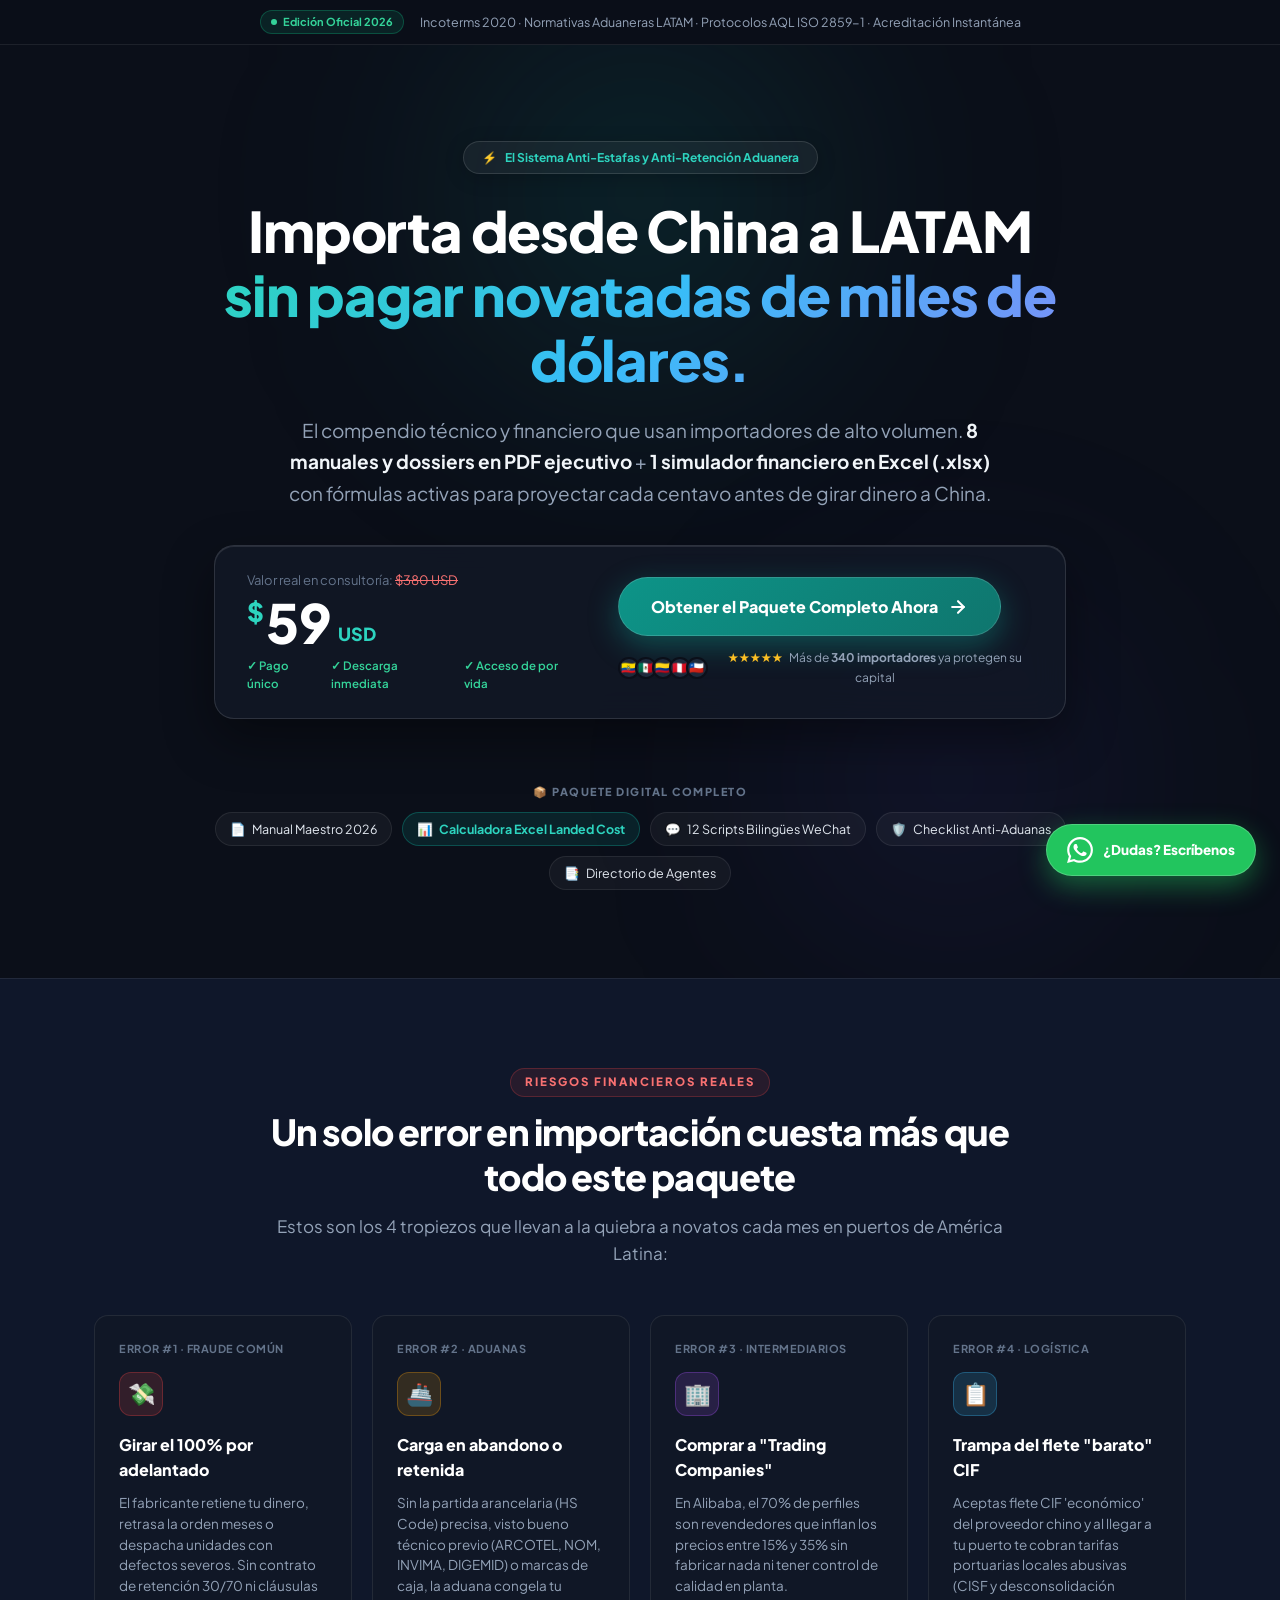
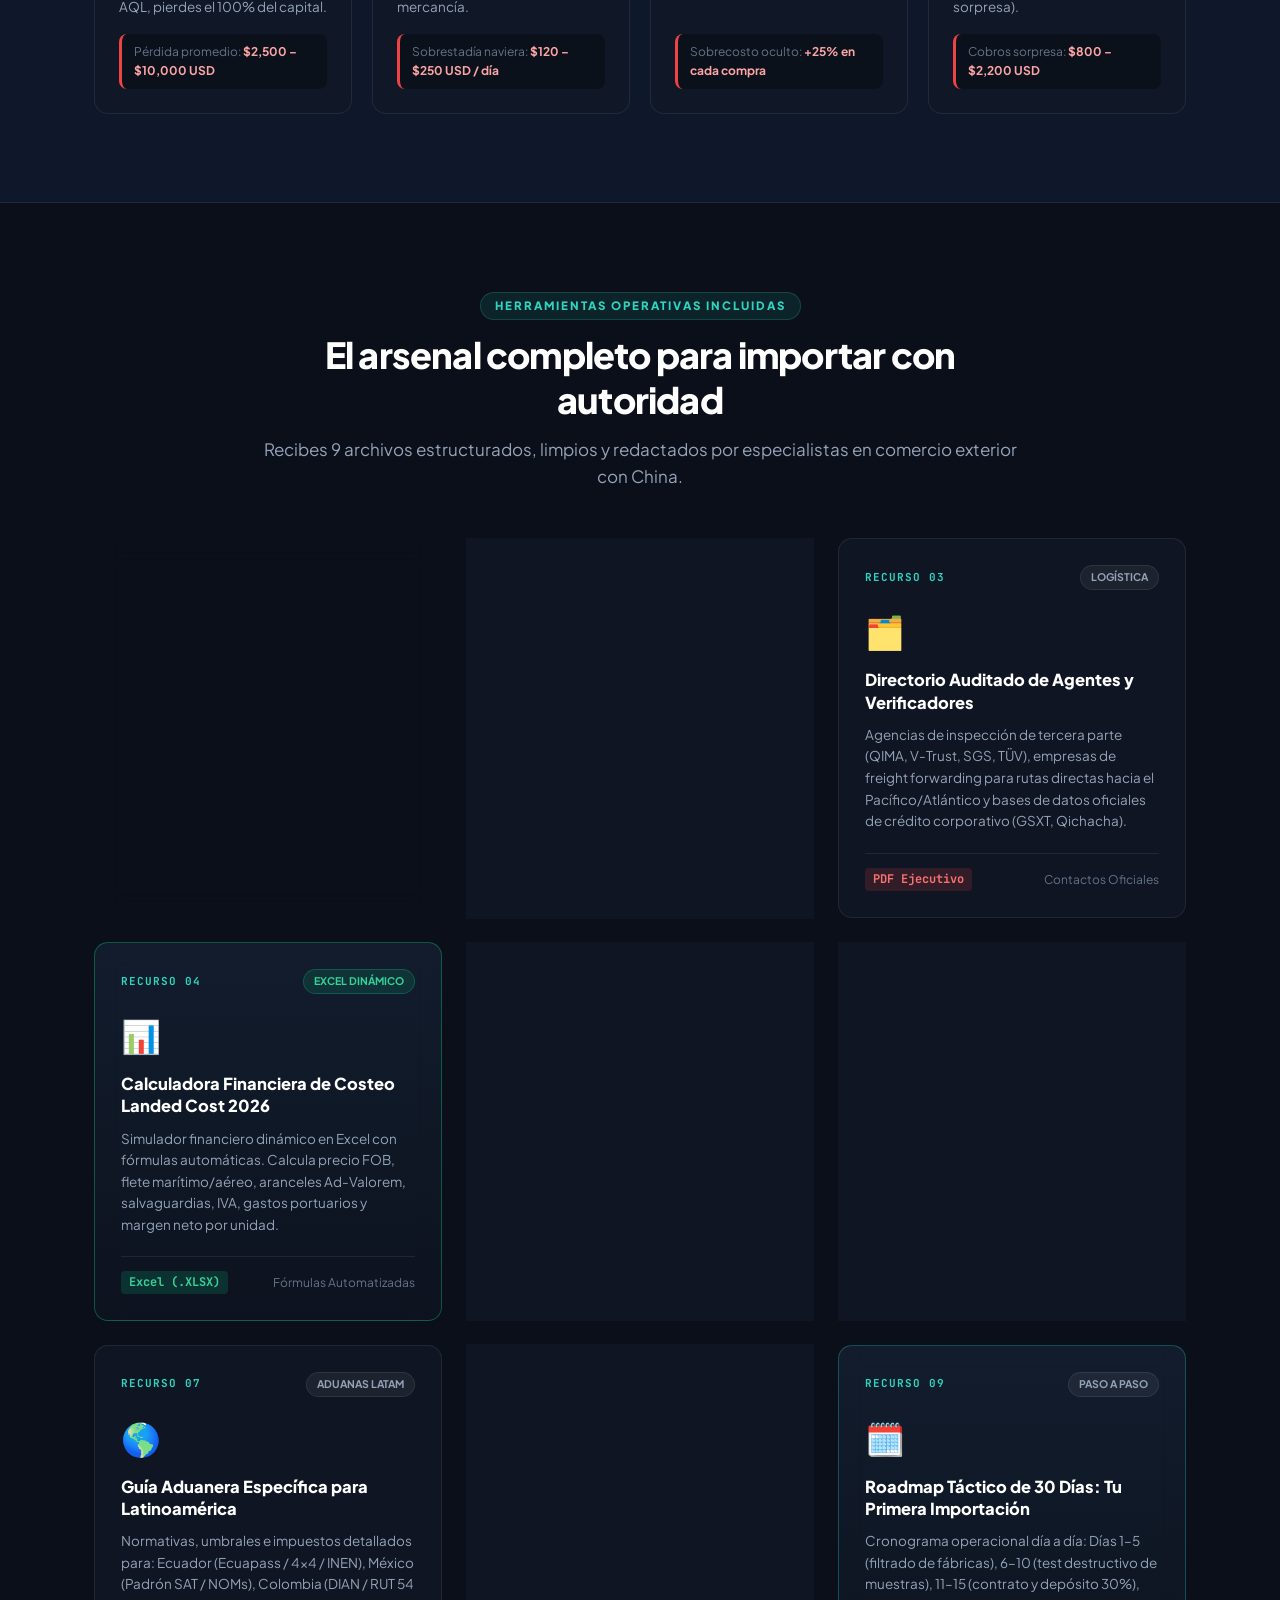
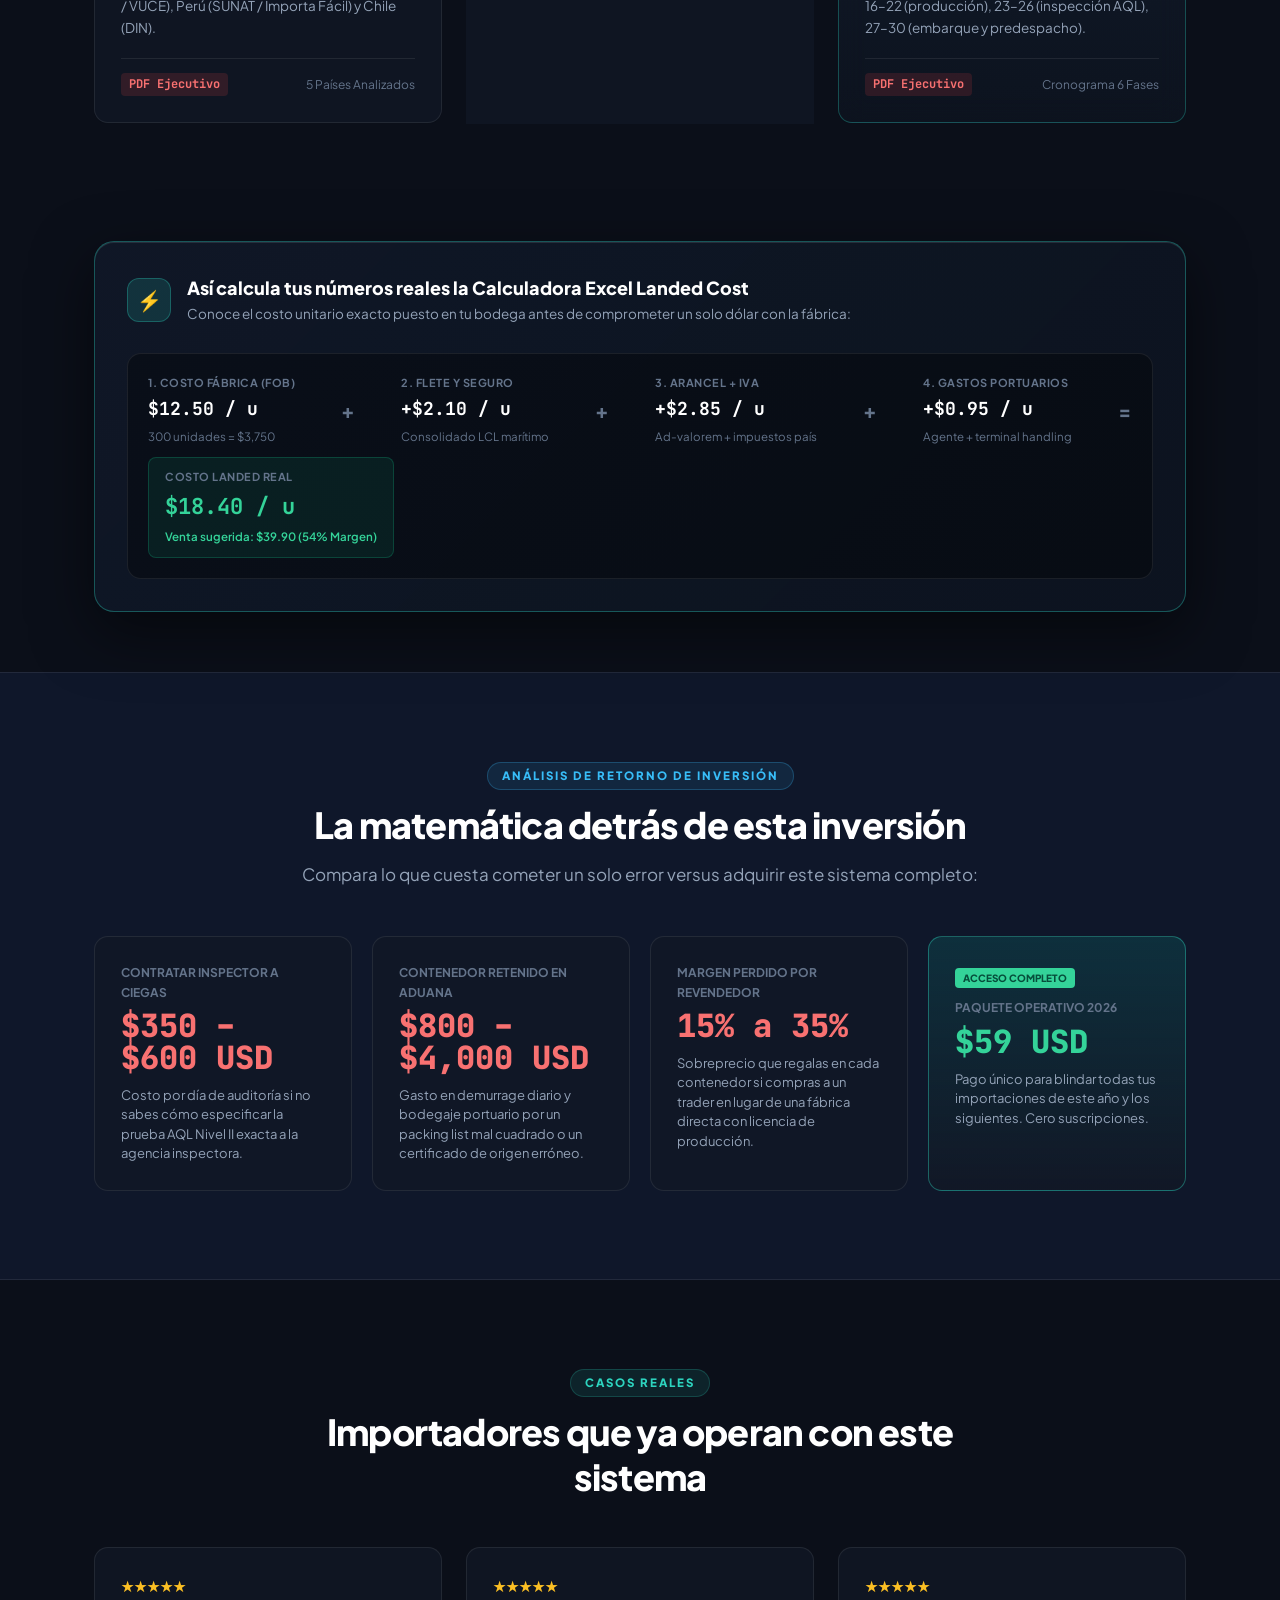
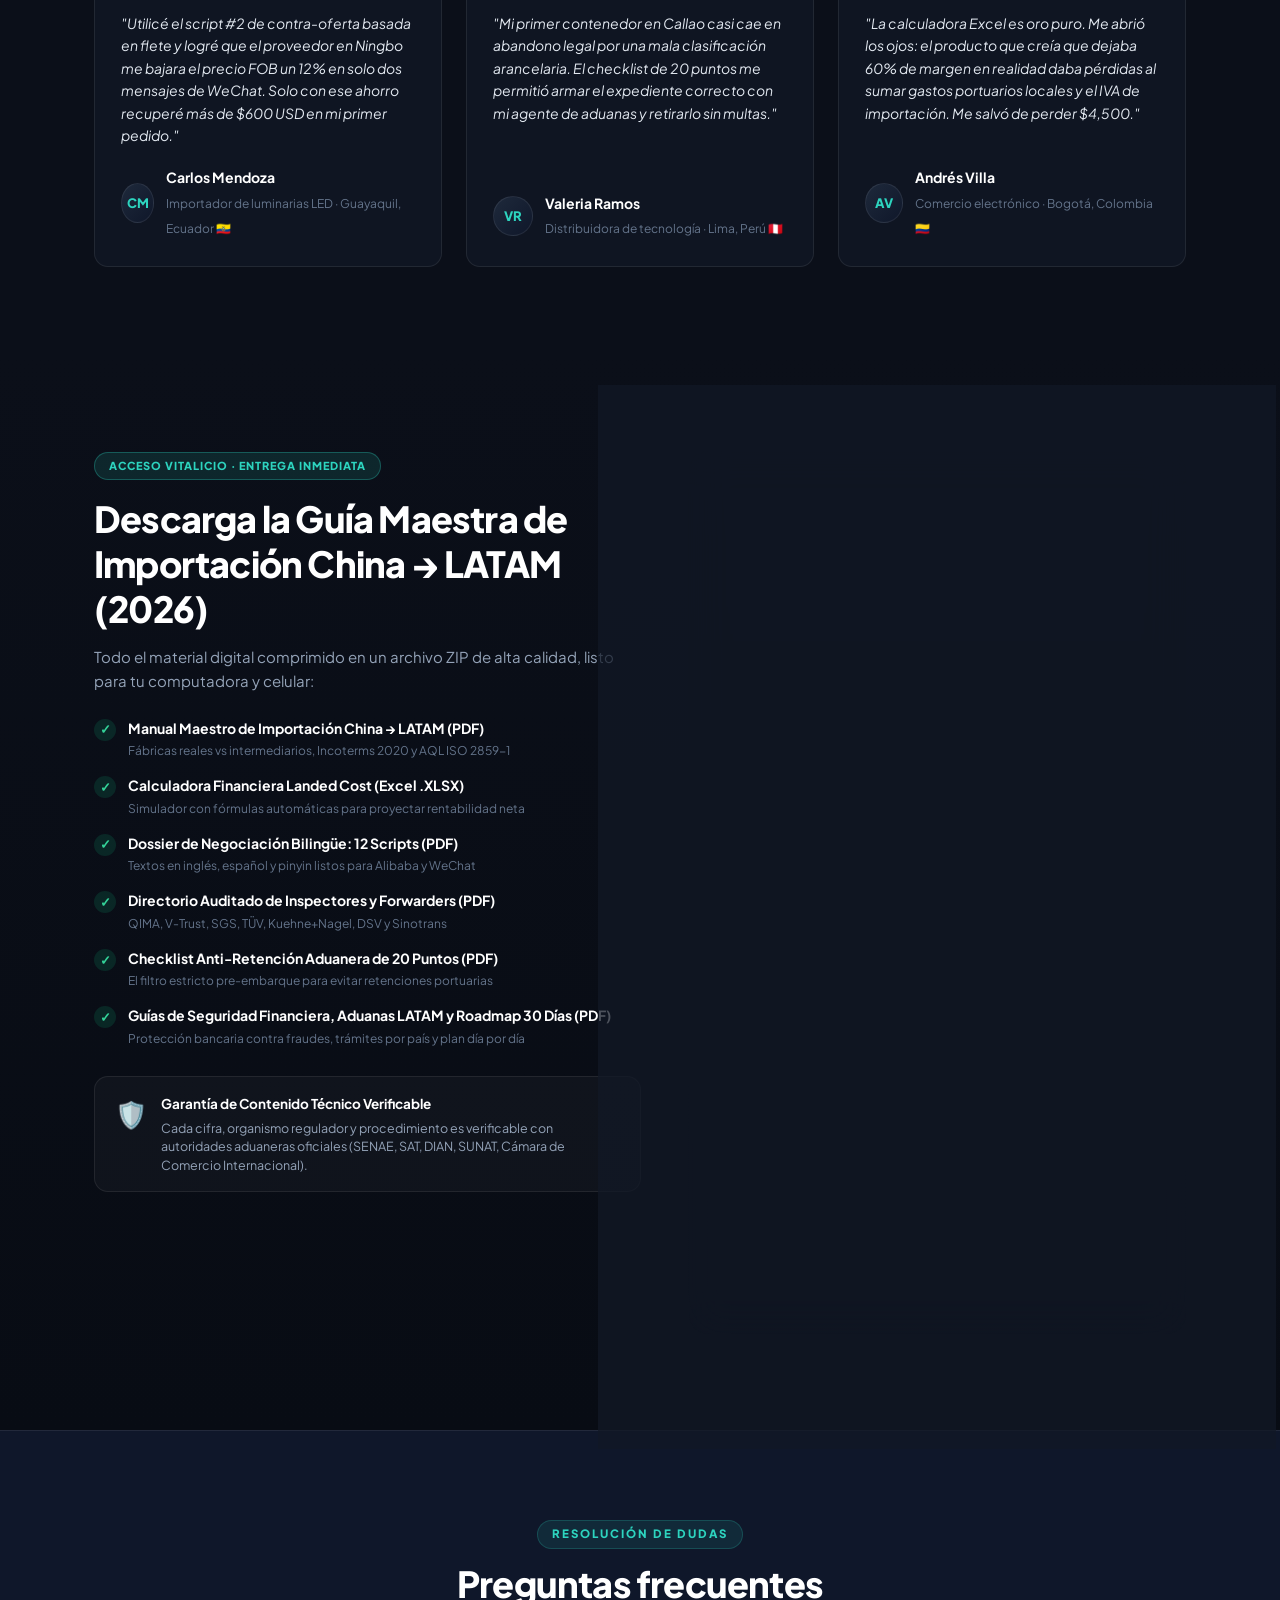
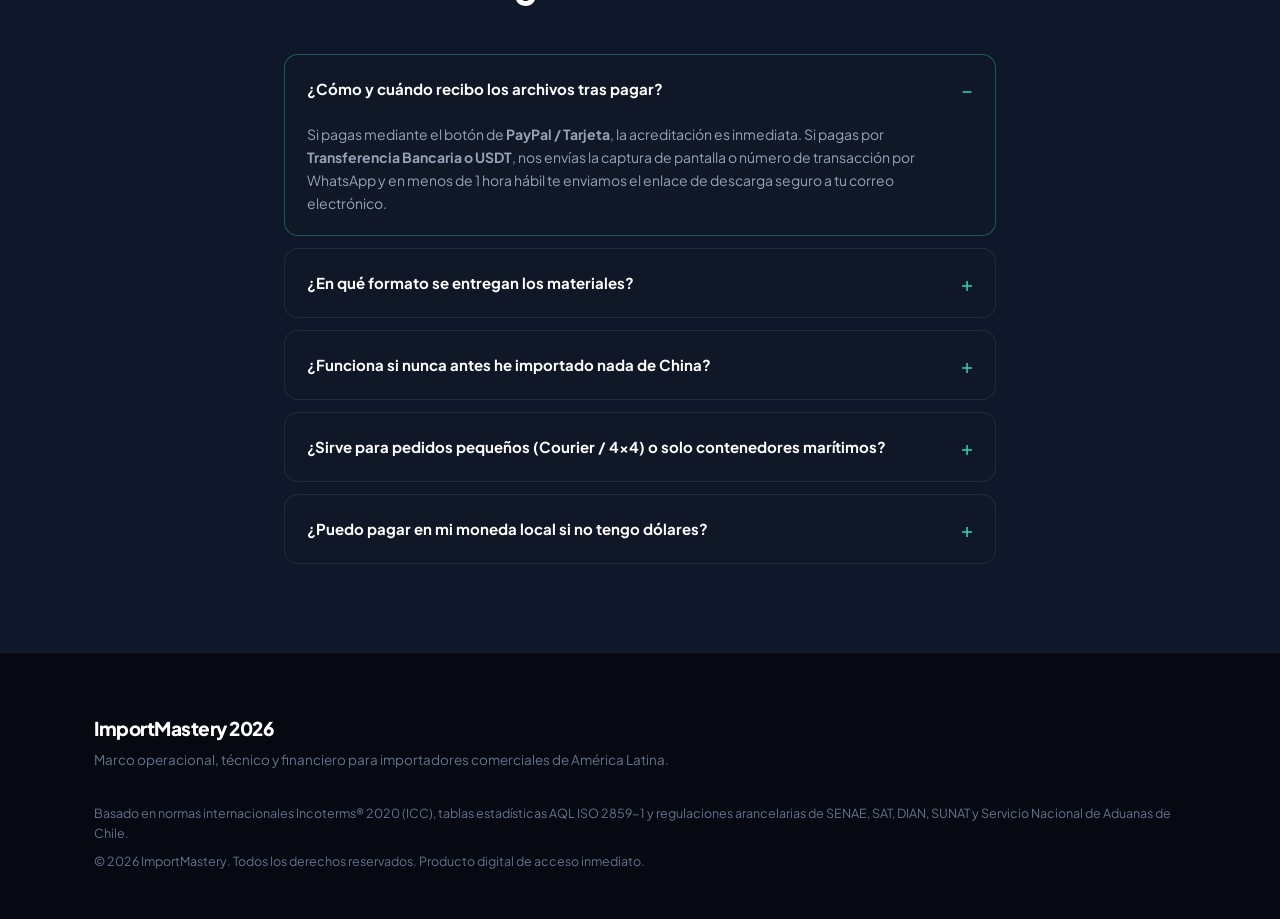
<file: guia-importacion.html>
<!DOCTYPE html>
<html lang="es">
<head>
  <meta charset="UTF-8" />
  <meta name="viewport" content="width=device-width, initial-scale=1.0" />
  <title>Guía Maestra de Importación China → LATAM 2026 | Sistema Operativo Oficial</title>
  <meta name="description" content="9 herramientas ejecutivas en PDF y Excel con fórmulas activas. Audita fábricas reales, domina Incoterms 2020, calcula costos landed y evita retenciones aduaneras." />
  <meta property="og:title" content="Guía Maestra de Importación China → LATAM 2026" />
  <meta property="og:description" content="El sistema de sourcing, auditoría y desaduanaje que usan importadores que mueven de $50K a $500K USD/año. 9 recursos listos para usar." />
  <meta property="og:type" content="website" />
  <meta name="theme-color" content="#0B0F19" />
  <link rel="preconnect" href="https://fonts.googleapis.com" />
  <link rel="preconnect" href="https://fonts.gstatic.com" crossorigin />
  <link href="https://fonts.googleapis.com/css2?family=Plus+Jakarta+Sans:wght@400;500;600;700;800;900&family=JetBrains+Mono:wght@500;700&display=swap" rel="stylesheet" />
  <link rel="stylesheet" href="landing.css" />
  <!-- PayPal SDK con Hosted Buttons -->
  <script 
    src="https://www.paypal.com/sdk/js?client-id=BAA3Asf1q9B3mc2HnitIeT63QBcV77eWSIxCvGmIQgyCe_YmWdHPvKnNJQ7fW_U_8frEwV-qoAdALuDG14&components=hosted-buttons&disable-funding=venmo&currency=USD">
  </script>
</head>
<body>

<!-- TOPBAR DE CONFIANZA -->
<header class="topbar">
  <div class="wrap topbar-inner">
    <div class="topbar-badge">
      <span class="pulse-dot"></span>
      <span>Edición Oficial 2026</span>
    </div>
    <div class="topbar-text">
      Incoterms 2020 · Normativas Aduaneras LATAM · Protocolos AQL ISO 2859-1 · Acreditación Instantánea
    </div>
  </div>
</header>

<!-- HERO SECTION -->
<section class="hero">
  <div class="hero-glow glow-1"></div>
  <div class="hero-glow glow-2"></div>
  
  <div class="wrap hero-content">
    <div class="hero-pill">
      <span class="pill-spark">⚡</span>
      <span>El Sistema Anti-Estafas y Anti-Retención Aduanera</span>
    </div>

    <h1>
      Importa desde China a LATAM<br />
      <span class="gradient-text">sin pagar novatadas de miles de dólares.</span>
    </h1>

    <p class="hero-sub">
      El compendio técnico y financiero que usan importadores de alto volumen. 
      <strong>8 manuales y dossiers en PDF ejecutivo</strong> + <strong>1 simulador financiero en Excel (.xlsx)</strong> con fórmulas activas para proyectar cada centavo antes de girar dinero a China.
    </p>

    <!-- CAJA DE OFERTA EN HERO -->
    <div class="hero-action-box">
      <div class="hero-price-tag">
        <div class="price-original">Valor real en consultoría: <s>$380 USD</s></div>
        <div class="price-current">
          <span class="currency-symbol">$</span>59 <span class="currency-code">USD</span>
        </div>
        <div class="price-features">
          <span>✓ Pago único</span>
          <span>✓ Descarga inmediata</span>
          <span>✓ Acceso de por vida</span>
        </div>
      </div>

      <div class="hero-cta-group">
        <a href="#comprar" class="btn-primary-hero">
          <span>Obtener el Paquete Completo Ahora</span>
          <svg width="20" height="20" viewBox="0 0 24 24" fill="none" stroke="currentColor" stroke-width="2.5" stroke-linecap="round" stroke-linejoin="round"><line x1="5" y1="12" x2="19" y2="12"></line><polyline points="12 5 19 12 12 19"></polyline></svg>
        </a>
        <div class="social-trust">
          <div class="avatars">
            <span class="avatar-flag">🇪🇨</span>
            <span class="avatar-flag">🇲🇽</span>
            <span class="avatar-flag">🇨🇴</span>
            <span class="avatar-flag">🇵🇪</span>
            <span class="avatar-flag">🇨🇱</span>
          </div>
          <div class="trust-rating">
            <span class="stars">★★★★★</span>
            <span class="trust-copy">Más de <strong>340 importadores</strong> ya protegen su capital</span>
          </div>
        </div>
      </div>
    </div>

    <!-- MOCKUP VISUAL DEL BUNDLE -->
    <div class="bundle-visual">
      <div class="bundle-badge">📦 Paquete Digital Completo</div>
      <div class="bundle-items-row">
        <div class="bundle-chip"><span>📄</span> Manual Maestro 2026</div>
        <div class="bundle-chip chip-highlight"><span>📊</span> Calculadora Excel Landed Cost</div>
        <div class="bundle-chip"><span>💬</span> 12 Scripts Bilingües WeChat</div>
        <div class="bundle-chip"><span>🛡️</span> Checklist Anti-Aduanas</div>
        <div class="bundle-chip"><span>📑</span> Directorio de Agentes</div>
      </div>
    </div>
  </div>
</section>

<!-- SECCIÓN: LOS 4 ERRORES FATALES -->
<section class="pain">
  <div class="wrap">
    <div class="section-header center">
      <div class="sec-label warning">Riesgos Financieros Reales</div>
      <h2>Un solo error en importación cuesta más que todo este paquete</h2>
      <p class="sec-sub">Estos son los 4 tropiezos que llevan a la quiebra a novatos cada mes en puertos de América Latina:</p>
    </div>

    <div class="grid-4 pain-grid">
      <div class="card-pain">
        <div class="pain-badge">Error #1 · Fraude Común</div>
        <div class="pain-icon-wrapper red">
          <span>💸</span>
        </div>
        <h3>Girar el 100% por adelantado</h3>
        <p>El fabricante retiene tu dinero, retrasa la orden meses o despacha unidades con defectos severos. Sin contrato de retención 30/70 ni cláusulas AQL, pierdes el 100% del capital.</p>
        <div class="pain-metric">Pérdida promedio: <strong>$2,500 – $10,000 USD</strong></div>
      </div>

      <div class="card-pain">
        <div class="pain-badge">Error #2 · Aduanas</div>
        <div class="pain-icon-wrapper amber">
          <span>🚢</span>
        </div>
        <h3>Carga en abandono o retenida</h3>
        <p>Sin la partida arancelaria (HS Code) precisa, visto bueno técnico previo (ARCOTEL, NOM, INVIMA, DIGEMID) o marcas de caja, la aduana congela tu mercancía.</p>
        <div class="pain-metric">Sobrestadía naviera: <strong>$120 – $250 USD / día</strong></div>
      </div>

      <div class="card-pain">
        <div class="pain-badge">Error #3 · Intermediarios</div>
        <div class="pain-icon-wrapper purple">
          <span>🏢</span>
        </div>
        <h3>Comprar a "Trading Companies"</h3>
        <p>En Alibaba, el 70% de perfiles son revendedores que inflan los precios entre 15% y 35% sin fabricar nada ni tener control de calidad en planta.</p>
        <div class="pain-metric">Sobrecosto oculto: <strong>+25% en cada compra</strong></div>
      </div>

      <div class="card-pain">
        <div class="pain-badge">Error #4 · Logística</div>
        <div class="pain-icon-wrapper blue">
          <span>📋</span>
        </div>
        <h3>Trampa del flete "barato" CIF</h3>
        <p>Aceptas flete CIF 'económico' del proveedor chino y al llegar a tu puerto te cobran tarifas portuarias locales abusivas (CISF y desconsolidación sorpresa).</p>
        <div class="pain-metric">Cobros sorpresa: <strong>$800 – $2,200 USD</strong></div>
      </div>
    </div>
  </div>
</section>

<!-- SECCIÓN: LOS 9 RECURSOS INCLUIDOS (BENTO GRID MODERNO) -->
<section class="contents" id="contenido">
  <div class="wrap">
    <div class="section-header center">
      <div class="sec-label">Herramientas Operativas Incluidas</div>
      <h2>El arsenal completo para importar con autoridad</h2>
      <p class="sec-sub">Recibes 9 archivos estructurados, limpios y redactados por especialistas en comercio exterior con China.</p>
    </div>

    <div class="grid-3 bento-grid">

      <!-- ITEM 1 -->
      <div class="card-content star">
        <div class="card-top">
          <span class="cnum">RECURSO 01</span>
          <span class="ctag highlight">Pilar Fundamental</span>
        </div>
        <div class="card-body">
          <div class="cicon">📘</div>
          <h3>Manual Maestro de Importación China → LATAM</h3>
          <p>Auditoría técnica de licencias comerciales chinas (<span class="zh">营业执照</span>), matriz comparativa Incoterms 2020 (EXW, FOB, CIF, DDP) y estándares estadísticos de inspección AQL ISO 2859-1.</p>
        </div>
        <div class="card-footer">
          <span class="file-type pdf">PDF Ejecutivo</span>
          <span class="file-info">4 Módulos · Diagramas de Flujo</span>
        </div>
      </div>

      <!-- ITEM 2 -->
      <div class="card-content">
        <div class="card-top">
          <span class="cnum">RECURSO 02</span>
          <span class="ctag">Negociación</span>
        </div>
        <div class="card-body">
          <div class="cicon">💬</div>
          <h3>Dossier de Negociación Bilingüe: 12 Casos Reales</h3>
          <p>Plantillas de correo listas para copiar: RFQ de alta autoridad, contra-ofertas basadas en flete marítimo, reducción de MOQ, disputa de lotes no conformes y mensajes diarios en Pinyin/Mandarín para WeChat.</p>
        </div>
        <div class="card-footer">
          <span class="file-type pdf">PDF Ejecutivo</span>
          <span class="file-info">12 Casos con Scripts</span>
        </div>
      </div>

      <!-- ITEM 3 -->
      <div class="card-content">
        <div class="card-top">
          <span class="cnum">RECURSO 03</span>
          <span class="ctag">Logística</span>
        </div>
        <div class="card-body">
          <div class="cicon">🗂️</div>
          <h3>Directorio Auditado de Agentes y Verificadores</h3>
          <p>Agencias de inspección de tercera parte (QIMA, V-Trust, SGS, TÜV), empresas de freight forwarding para rutas directas hacia el Pacífico/Atlántico y bases de datos oficiales de crédito corporativo (GSXT, Qichacha).</p>
        </div>
        <div class="card-footer">
          <span class="file-type pdf">PDF Ejecutivo</span>
          <span class="file-info">Contactos Oficiales</span>
        </div>
      </div>

      <!-- ITEM 4 (EXCEL FEATURED) -->
      <div class="card-content star featured-excel">
        <div class="card-top">
          <span class="cnum">RECURSO 04</span>
          <span class="ctag excel">Excel Dinámico</span>
        </div>
        <div class="card-body">
          <div class="cicon">📊</div>
          <h3>Calculadora Financiera de Costeo Landed Cost 2026</h3>
          <p>Simulador financiero dinámico en Excel con fórmulas automáticas. Calcula precio FOB, flete marítimo/aéreo, aranceles Ad-Valorem, salvaguardias, IVA, gastos portuarios y margen neto por unidad.</p>
        </div>
        <div class="card-footer">
          <span class="file-type xlsx">Excel (.XLSX)</span>
          <span class="file-info">Fórmulas Automatizadas</span>
        </div>
      </div>

      <!-- ITEM 5 -->
      <div class="card-content">
        <div class="card-top">
          <span class="cnum">RECURSO 05</span>
          <span class="ctag">Control Aduanas</span>
        </div>
        <div class="card-body">
          <div class="cicon">✅</div>
          <h3>Checklist Anti-Retención Aduanera (20 Puntos)</h3>
          <p>Lista maestra pre-embarque: validación de HS Code, factura comercial con desglose Incoterm, packing list reconciliado al gramo, marcas de caja (Shipping Marks) y sello NIMF-15 para tarimas de madera.</p>
        </div>
        <div class="card-footer">
          <span class="file-type pdf">PDF Ejecutivo</span>
          <span class="file-info">20 Puntos de Chequeo</span>
        </div>
      </div>

      <!-- ITEM 6 -->
      <div class="card-content">
        <div class="card-top">
          <span class="cnum">RECURSO 06</span>
          <span class="ctag">Ciberseguridad</span>
        </div>
        <div class="card-body">
          <div class="cicon">🛡️</div>
          <h3>Guía de Seguridad Financiera y Prevención de Estafas</h3>
          <p>Protocolo contra hackeo de correos y cambio fraudulento de cuenta bancaria (Man-in-the-Middle), regla inquebrantable de pago 30/70 y cláusulas para contratos en Alibaba Trade Assurance.</p>
        </div>
        <div class="card-footer">
          <span class="file-type pdf">PDF Ejecutivo</span>
          <span class="file-info">Blindaje de Pagos</span>
        </div>
      </div>

      <!-- ITEM 7 -->
      <div class="card-content">
        <div class="card-top">
          <span class="cnum">RECURSO 07</span>
          <span class="ctag">Aduanas LATAM</span>
        </div>
        <div class="card-body">
          <div class="cicon">🌎</div>
          <h3>Guía Aduanera Específica para Latinoamérica</h3>
          <p>Normativas, umbrales e impuestos detallados para: Ecuador (Ecuapass / 4x4 / INEN), México (Padrón SAT / NOMs), Colombia (DIAN / RUT 54 / VUCE), Perú (SUNAT / Importa Fácil) y Chile (DIN).</p>
        </div>
        <div class="card-footer">
          <span class="file-type pdf">PDF Ejecutivo</span>
          <span class="file-info">5 Países Analizados</span>
        </div>
      </div>

      <!-- ITEM 8 -->
      <div class="card-content">
        <div class="card-top">
          <span class="cnum">RECURSO 08</span>
          <span class="ctag">Glosario</span>
        </div>
        <div class="card-body">
          <div class="cicon">📚</div>
          <h3>Glosario Maestro de Comercio Exterior y Sourcing</h3>
          <p>Más de 40 conceptos técnicos explicados con ejemplos: Demurrage, Detention, CBM, TEU, Master B/L vs House B/L, Telex Release, NNN Agreement, recargos CISF y THC portuario.</p>
        </div>
        <div class="card-footer">
          <span class="file-type pdf">PDF Ejecutivo</span>
          <span class="file-info">Referencia Rápida</span>
        </div>
      </div>

      <!-- ITEM 9 (ROADMAP FEATURED) -->
      <div class="card-content star featured-roadmap">
        <div class="card-top">
          <span class="cnum">RECURSO 09</span>
          <span class="ctag">Paso a Paso</span>
        </div>
        <div class="card-body">
          <div class="cicon">🗓️</div>
          <h3>Roadmap Táctico de 30 Días: Tu Primera Importación</h3>
          <p>Cronograma operacional día a día: Días 1–5 (filtrado de fábricas), 6–10 (test destructivo de muestras), 11–15 (contrato y depósito 30%), 16–22 (producción), 23–26 (inspección AQL), 27–30 (embarque y predespacho).</p>
        </div>
        <div class="card-footer">
          <span class="file-type pdf">PDF Ejecutivo</span>
          <span class="file-info">Cronograma 6 Fases</span>
        </div>
      </div>

    </div>
  </div>
</section>

<!-- SIMULADOR VISUAL DE COSTEO (PREVIEW INTERACTIVO) -->
<section class="calculator-preview">
  <div class="wrap">
    <div class="calc-box">
      <div class="calc-header">
        <div class="calc-icon">⚡</div>
        <div>
          <h3>Así calcula tus números reales la Calculadora Excel Landed Cost</h3>
          <p>Conoce el costo unitario exacto puesto en tu bodega antes de comprometer un solo dólar con la fábrica:</p>
        </div>
      </div>

      <div class="calc-demo-grid">
        <div class="calc-step">
          <span class="step-label">1. Costo Fábrica (FOB)</span>
          <span class="step-val">$12.50 / u</span>
          <span class="step-sub">300 unidades = $3,750</span>
        </div>
        <div class="calc-operator">+</div>
        <div class="calc-step">
          <span class="step-label">2. Flete y Seguro</span>
          <span class="step-val">+$2.10 / u</span>
          <span class="step-sub">Consolidado LCL marítimo</span>
        </div>
        <div class="calc-operator">+</div>
        <div class="calc-step">
          <span class="step-label">3. Arancel + IVA</span>
          <span class="step-val">+$2.85 / u</span>
          <span class="step-sub">Ad-valorem + impuestos país</span>
        </div>
        <div class="calc-operator">+</div>
        <div class="calc-step">
          <span class="step-label">4. Gastos Portuarios</span>
          <span class="step-val">+$0.95 / u</span>
          <span class="step-sub">Agente + terminal handling</span>
        </div>
        <div class="calc-operator">=</div>
        <div class="calc-step result">
          <span class="step-label">Costo Landed Real</span>
          <span class="step-val highlight">$18.40 / u</span>
          <span class="step-sub text-green">Venta sugerida: $39.90 (54% Margen)</span>
        </div>
      </div>
    </div>
  </div>
</section>

<!-- SECCIÓN: JUSTIFICACIÓN MATEMÁTICA / ROI -->
<section class="roi">
  <div class="wrap">
    <div class="section-header center">
      <div class="sec-label light">Análisis de Retorno de Inversión</div>
      <h2>La matemática detrás de esta inversión</h2>
      <p class="sec-sub light">Compara lo que cuesta cometer un solo error versus adquirir este sistema completo:</p>
    </div>

    <div class="grid-4 roi-grid">
      <div class="roi-card">
        <div class="roi-label">Contratar inspector a ciegas</div>
        <div class="roi-cost red">$350 – $600 USD</div>
        <p>Costo por día de auditoría si no sabes cómo especificar la prueba AQL Nivel II exacta a la agencia inspectora.</p>
      </div>

      <div class="roi-card">
        <div class="roi-label">Contenedor retenido en aduana</div>
        <div class="roi-cost red">$800 – $4,000 USD</div>
        <p>Gasto en demurrage diario y bodegaje portuario por un packing list mal cuadrado o un certificado de origen erróneo.</p>
      </div>

      <div class="roi-card">
        <div class="roi-label">Margen perdido por revendedor</div>
        <div class="roi-cost red">15% a 35%</div>
        <p>Sobreprecio que regalas en cada contenedor si compras a un trader en lugar de una fábrica directa con licencia de producción.</p>
      </div>

      <div class="roi-card featured-roi">
        <div class="roi-badge">Acceso Completo</div>
        <div class="roi-label">Paquete Operativo 2026</div>
        <div class="roi-cost green">$59 USD</div>
        <p>Pago único para blindar todas tus importaciones de este año y los siguientes. Cero suscripciones.</p>
      </div>
    </div>
  </div>
</section>

<!-- TESTIMONIOS VERIFICADOS -->
<section class="testi">
  <div class="wrap">
    <div class="section-header center">
      <div class="sec-label">Casos Reales</div>
      <h2>Importadores que ya operan con este sistema</h2>
    </div>

    <div class="grid-3 testi-grid">
      <div class="card-testi">
        <div class="testi-stars">★★★★★</div>
        <p>"Utilicé el script #2 de contra-oferta basada en flete y logré que el proveedor en Ningbo me bajara el precio FOB un 12% en solo dos mensajes de WeChat. Solo con ese ahorro recuperé más de $600 USD en mi primer pedido."</p>
        <div class="testi-author">
          <div class="author-avatar">CM</div>
          <div>
            <strong>Carlos Mendoza</strong>
            <span>Importador de luminarias LED · Guayaquil, Ecuador 🇪🇨</span>
          </div>
        </div>
      </div>

      <div class="card-testi">
        <div class="testi-stars">★★★★★</div>
        <p>"Mi primer contenedor en Callao casi cae en abandono legal por una mala clasificación arancelaria. El checklist de 20 puntos me permitió armar el expediente correcto con mi agente de aduanas y retirarlo sin multas."</p>
        <div class="testi-author">
          <div class="author-avatar">VR</div>
          <div>
            <strong>Valeria Ramos</strong>
            <span>Distribuidora de tecnología · Lima, Perú 🇵🇪</span>
          </div>
        </div>
      </div>

      <div class="card-testi">
        <div class="testi-stars">★★★★★</div>
        <p>"La calculadora Excel es oro puro. Me abrió los ojos: el producto que creía que dejaba 60% de margen en realidad daba pérdidas al sumar gastos portuarios locales y el IVA de importación. Me salvó de perder $4,500."</p>
        <div class="testi-author">
          <div class="author-avatar">AV</div>
          <div>
            <strong>Andrés Villa</strong>
            <span>Comercio electrónico · Bogotá, Colombia 🇨🇴</span>
          </div>
        </div>
      </div>
    </div>
  </div>
</section>

<!-- SECCIÓN DE COMPRA / CHECKOUT -->
<section class="buy" id="comprar">
  <div class="wrap">
    <div class="buy-container">
      
      <!-- LADO IZQUIERDO: DETALLE DE VALOR -->
      <div class="buy-left">
        <div class="buy-badge-pill">Acceso Vitalicio · Entrega Inmediata</div>
        <h2>Descarga la Guía Maestra de Importación China → LATAM (2026)</h2>
        <p class="buy-sub-desc">Todo el material digital comprimido en un archivo ZIP de alta calidad, listo para tu computadora y celular:</p>

        <div class="value-stack">
          <div class="value-item">
            <span class="v-check">✓</span>
            <div class="v-text">
              <strong>Manual Maestro de Importación China → LATAM (PDF)</strong>
              <small>Fábricas reales vs intermediarios, Incoterms 2020 y AQL ISO 2859-1</small>
            </div>
          </div>

          <div class="value-item">
            <span class="v-check">✓</span>
            <div class="v-text">
              <strong>Calculadora Financiera Landed Cost (Excel .XLSX)</strong>
              <small>Simulador con fórmulas automáticas para proyectar rentabilidad neta</small>
            </div>
          </div>

          <div class="value-item">
            <span class="v-check">✓</span>
            <div class="v-text">
              <strong>Dossier de Negociación Bilingüe: 12 Scripts (PDF)</strong>
              <small>Textos en inglés, español y pinyin listos para Alibaba y WeChat</small>
            </div>
          </div>

          <div class="value-item">
            <span class="v-check">✓</span>
            <div class="v-text">
              <strong>Directorio Auditado de Inspectores y Forwarders (PDF)</strong>
              <small>QIMA, V-Trust, SGS, TÜV, Kuehne+Nagel, DSV y Sinotrans</small>
            </div>
          </div>

          <div class="value-item">
            <span class="v-check">✓</span>
            <div class="v-text">
              <strong>Checklist Anti-Retención Aduanera de 20 Puntos (PDF)</strong>
              <small>El filtro estricto pre-embarque para evitar retenciones portuarias</small>
            </div>
          </div>

          <div class="value-item">
            <span class="v-check">✓</span>
            <div class="v-text">
              <strong>Guías de Seguridad Financiera, Aduanas LATAM y Roadmap 30 Días (PDF)</strong>
              <small>Protección bancaria contra fraudes, trámites por país y plan día por día</small>
            </div>
          </div>
        </div>

        <div class="guarantee-box">
          <div class="guarantee-shield">🛡️</div>
          <div>
            <strong>Garantía de Contenido Técnico Verificable</strong>
            <p>Cada cifra, organismo regulador y procedimiento es verificable con autoridades aduaneras oficiales (SENAE, SAT, DIAN, SUNAT, Cámara de Comercio Internacional).</p>
          </div>
        </div>
      </div>

      <!-- LADO DERECHO: FORMULARIO Y PAGOS -->
      <div class="buy-right">
        <div class="checkout-card">
          <div class="checkout-header">
            <div class="checkout-price-row">
              <div>
                <span class="tag-promo">OFERTA ESPECIAL 2026</span>
                <div class="big-price">$59 <span class="currency">USD</span></div>
              </div>
              <div class="price-strike-box">
                <span>Precio habitual</span>
                <s>$380 USD</s>
              </div>
            </div>
            <p class="checkout-sub">Pago único · Sin cargos mensuales · Descarga digital directa</p>
          </div>

          <!-- BOTÓN OFICIAL PAYPAL HOSTED BUTTONS -->
          <div class="paypal-official-box">
            <div class="paypal-header-row">
              <span class="paypal-badge">Acreditación Inmediata</span>
              <span class="cards-accepted">💳 Tarjetas & PayPal</span>
            </div>
            <p class="paypal-instruction">Paga al instante de forma segura con tu cuenta de PayPal o con Tarjeta de Crédito/Débito:</p>
            
            <div id="paypal-container-66LBNRKKL8DU2"></div>
            <script>
              (function() {
                var attempts = 0;
                function initPayPalButton() {
                  if (window.paypal && paypal.HostedButtons) {
                    paypal.HostedButtons({
                      hostedButtonId: "66LBNRKKL8DU2",
                    }).render("#paypal-container-66LBNRKKL8DU2");
                  } else if (attempts < 50) {
                    attempts++;
                    setTimeout(initPayPalButton, 150);
                  }
                }
                initPayPalButton();
              })();
            </script>

            <div class="secure-badge">
              <span>🔒 Pago procesado bajo encriptación SSL de 256 bits por PayPal</span>
            </div>
          </div>

          <!-- DIVISOR ELEGANTE -->
          <div class="divider-pay">
            <span>O TRANSFERENCIA BANCARIA / USDT</span>
          </div>

          <!-- FORMULARIO MANUAL -->
          <form id="buyForm" class="manual-checkout-form">
            <div class="input-group">
              <label for="fNombre">Nombre completo:</label>
              <input type="text" id="fNombre" placeholder="Ej: Carlos Mendoza" required />
            </div>

            <div class="input-group">
              <label for="fEmail">Correo electrónico para recibir el acceso:</label>
              <input type="email" id="fEmail" placeholder="tucorreo@ejemplo.com" required />
            </div>

            <div class="input-group">
              <label for="fPais">País de residencia:</label>
              <input type="text" id="fPais" placeholder="Ej: Ecuador, México, Colombia..." required />
            </div>

            <button type="submit" id="fBtn" class="btn-submit-manual">
              <span>Ver cuentas para Transferencia Bancaria o USDT →</span>
            </button>
            <div id="fMsg"></div>
          </form>

          <div class="checkout-footer-note">
            <span>⚡ Verificación humana y soporte directo por WhatsApp</span>
          </div>
        </div>
      </div>

    </div>
  </div>
</section>

<!-- PREGUNTAS FRECUENTES -->
<section class="faq">
  <div class="wrap faq-wrap">
    <div class="section-header center">
      <div class="sec-label">Resolución de Dudas</div>
      <h2>Preguntas frecuentes</h2>
    </div>

    <div class="faq-accordion">
      <details class="faq-item" open>
        <summary>¿Cómo y cuándo recibo los archivos tras pagar?</summary>
        <div class="faq-content">
          <p>Si pagas mediante el botón de <strong>PayPal / Tarjeta</strong>, la acreditación es inmediata. Si pagas por <strong>Transferencia Bancaria o USDT</strong>, nos envías la captura de pantalla o número de transacción por WhatsApp y en menos de 1 hora hábil te enviamos el enlace de descarga seguro a tu correo electrónico.</p>
        </div>
      </details>

      <details class="faq-item">
        <summary>¿En qué formato se entregan los materiales?</summary>
        <div class="faq-content">
          <p>Recibes un archivo comprimido (.ZIP) que contiene los <strong>8 manuales y dossiers en formato PDF editorial de alta resolución</strong> (diseñados para leerse cómodamente en celular, tablet o computadora) más la <strong>Calculadora Landed Cost en formato Microsoft Excel (.xlsx)</strong> con celdas y fórmulas activas.</p>
        </div>
      </details>

      <details class="faq-item">
        <summary>¿Funciona si nunca antes he importado nada de China?</summary>
        <div class="faq-content">
          <p>Absolutamente. El <strong>Roadmap Táctico de 30 Días</strong> está diseñado en lenguaje claro y pragmático para llevarte paso a paso desde el primer mensaje a una fábrica hasta la recepción de los cartones en tu domicilio o bodega. Elimina toda la jerga confusa.</p>
        </div>
      </details>

      <details class="faq-item">
        <summary>¿Sirve para pedidos pequeños (Courier / 4x4) o solo contenedores marítimos?</summary>
        <div class="faq-content">
          <p>Sirve para ambas escalas. La guía detalla los regímenes simplificados de courier y paquetería urgente (como el sistema 4x4 en Ecuador, o los envíos postales de Colombia y México) y cubre también la logística de contenedores consolidados (LCL) y contenedores completos (FCL).</p>
        </div>
      </details>

      <details class="faq-item">
        <summary>¿Puedo pagar en mi moneda local si no tengo dólares?</summary>
        <div class="faq-content">
          <p>El precio está fijado en dólares ($59 USD) por ser la divisa estándar del comercio internacional. Si tienes cuenta bancaria en Ecuador puedes transferir directo vía Banco Pichincha. Si estás en otro país, tu banco o PayPal realiza la conversión de divisas automáticamente a tu moneda local al pagar.</p>
        </div>
      </details>
    </div>
  </div>
</section>

<!-- FOOTER ELEGANTE -->
<footer class="footer">
  <div class="wrap footer-wrap">
    <div class="footer-brand">
      <div class="footer-logo">ImportMastery 2026</div>
      <p>Marco operacional, técnico y financiero para importadores comerciales de América Latina.</p>
    </div>
    <div class="footer-legal">
      <p>Basado en normas internacionales Incoterms® 2020 (ICC), tablas estadísticas AQL ISO 2859-1 y regulaciones arancelarias de SENAE, SAT, DIAN, SUNAT y Servicio Nacional de Aduanas de Chile.</p>
      <p class="footer-copy">© 2026 ImportMastery. Todos los derechos reservados. Producto digital de acceso inmediato.</p>
    </div>
  </div>
</footer>

<!-- MODAL DE PAGO (TRANSFERENCIA / USDT) -->
<div id="modal" class="modal-bg">
  <div class="modal-box">
    <button id="modalCerrar" class="modal-x" aria-label="Cerrar modal">✕</button>
    
    <div class="modal-header">
      <div class="modal-badge">PASO FINAL DE CONFIRMACIÓN</div>
      <h3>Datos de Pago para Transferencia</h3>
      <p>Hola <strong id="mNombre">Cliente</strong>, completa tu pago de <strong>$59 USD</strong> usando cualquiera de estas opciones y envíanos tu comprobante:</p>
    </div>

    <div class="pay-opts">
      <!-- BANCO PICHINCHA -->
      <div class="pay-opt" id="optBanco" data-copy="BANCO">
        <div class="pay-ico">🏦</div>
        <div class="pay-info">
          <strong>Transferencia Bancaria Local (Ecuador)</strong>
          <span id="bancoVal">Banco Pichincha | Cta Ahorros #1234567890</span>
        </div>
        <button type="button" class="btn-copy">Copiar</button>
      </div>

      <!-- CRIPTO USDT -->
      <div class="pay-opt" id="optCrypto" data-copy="USDT">
        <div class="pay-ico">🔐</div>
        <div class="pay-info">
          <strong>Criptomoneda USDT (Red TRC-20)</strong>
          <span id="cryptoVal">USDT TRC20: Txxxxxxxxxxxxxxxxxxxxxxxxxxxx</span>
        </div>
        <button type="button" class="btn-copy">Copiar</button>
      </div>
    </div>

    <!-- ACCIONES DE ENVÍO DE COMPROBANTE -->
    <div class="comprobante-box">
      <p><strong>Envíanos tu comprobante para liberar tu acceso inmediato:</strong></p>
      <div class="contact-btns">
        <a id="btnWhatsapp" href="#" target="_blank" rel="noopener" class="btn-whatsapp">
          <svg width="18" height="18" viewBox="0 0 24 24" fill="currentColor"><path d="M12.031 6.172c-3.181 0-5.767 2.586-5.768 5.766-.001 1.298.38 2.27 1.019 3.287l-.582 2.128 2.182-.573c.978.58 1.911.928 3.145.929 3.178 0 5.767-2.587 5.768-5.766.001-3.187-2.575-5.77-5.764-5.771zm3.392 8.244c-.144.405-.837.774-1.17.824-.299.045-.677.063-1.092-.069-.252-.08-.575-.187-.988-.365-1.739-.751-2.874-2.502-2.961-2.617-.087-.116-.708-.94-.708-1.793s.448-1.273.607-1.446c.159-.173.346-.217.462-.217l.332.007c.106.005.249-.04.39.298.144.347.491 1.2.534 1.287.043.087.072.188.014.304-.058.116-.087.188-.173.289l-.26.304c-.087.086-.177.18-.076.354.101.174.449.741.964 1.201.662.591 1.221.774 1.394.86s.275.072.376-.043c.101-.116.433-.506.549-.68.116-.173.231-.145.39-.087s1.011.477 1.184.564.289.13.332.202c.043.072.043.419-.101.824z"/></svg>
          <span>Notificar por WhatsApp</span>
        </a>
        <a id="btnEmail" href="#" class="btn-email">
          <svg width="18" height="18" viewBox="0 0 24 24" fill="none" stroke="currentColor" stroke-width="2" stroke-linecap="round" stroke-linejoin="round"><path d="M4 4h16c1.1 0 2 .9 2 2v12c0 1.1-.9 2-2 2H4c-1.1 0-2-.9-2-2V6c0-1.1.9-2 2-2z"></path><polyline points="22,6 12,13 2,6"></polyline></svg>
          <span>Notificar por Correo</span>
        </a>
      </div>

      <div class="or-text-divider">
        <span>o pega tu número de comprobante aquí</span>
      </div>

      <textarea id="mComprobante" placeholder="Escribe aquí tu número de transferencia o banco..." rows="2"></textarea>
      <button type="button" id="btnEnviar" class="btn-enviar-modal">
        <span>Confirmar Envío y Notificar Soporte →</span>
      </button>
      <div id="mMsg"></div>
    </div>
  </div>
</div>

<!-- BOTÓN FLOTANTE RÁPIDO DE WHATSAPP -->
<a href="https://wa.me/593978868363?text=Hola,%20tengo%20una%20pregunta%20sobre%20la%20Gu%C3%ADa%20Maestra%20de%20Importaci%C3%B3n%20China%202026" 
   target="_blank" 
   rel="noopener" 
   class="floating-whatsapp" 
   title="¿Tienes preguntas? Escríbenos por WhatsApp">
  <svg width="26" height="26" viewBox="0 0 24 24" fill="currentColor">
    <path d="M.057 24l1.687-6.163c-1.041-1.804-1.588-3.849-1.587-5.946.003-6.556 5.338-11.891 11.893-11.891 3.181.001 6.167 1.24 8.413 3.488 2.245 2.248 3.481 5.236 3.48 8.414-.003 6.557-5.338 11.892-11.893 11.892-1.99-.001-3.951-.5-5.688-1.448l-6.305 1.654zm6.597-3.807c1.676.995 3.276 1.591 5.392 1.592 5.448 0 9.886-4.434 9.889-9.885.002-5.462-4.415-9.89-9.881-9.892-5.452 0-9.887 4.434-9.889 9.884-.001 2.225.651 3.891 1.746 5.634l-.999 3.648 3.742-.981zm11.387-5.464c-.074-.124-.272-.198-.57-.347-.297-.149-1.758-.868-2.031-.967-.272-.099-.47-.149-.669.149-.198.297-.768.967-.941 1.165-.173.198-.347.223-.644.074-.297-.149-1.255-.462-2.39-1.475-.883-.788-1.48-1.761-1.653-2.059-.173-.297-.018-.458.13-.606.134-.133.297-.347.446-.521.151-.172.2-.296.3-.495.099-.198.05-.372-.025-.521-.075-.148-.669-1.611-.916-2.206-.242-.579-.487-.501-.669-.51l-.57-.01c-.198 0-.52.074-.792.372s-1.04 1.016-1.04 2.479 1.065 2.876 1.213 3.074c.149.198 2.095 3.2 5.076 4.487.709.306 1.263.489 1.694.626.712.226 1.36.194 1.872.118.571-.085 1.758-.719 2.006-1.413.248-.695.248-1.29.173-1.414z"/>
  </svg>
  <span>¿Dudas? Escríbenos</span>
</a>

<script src="landing.js"></script>
</body>
</html>
</file>
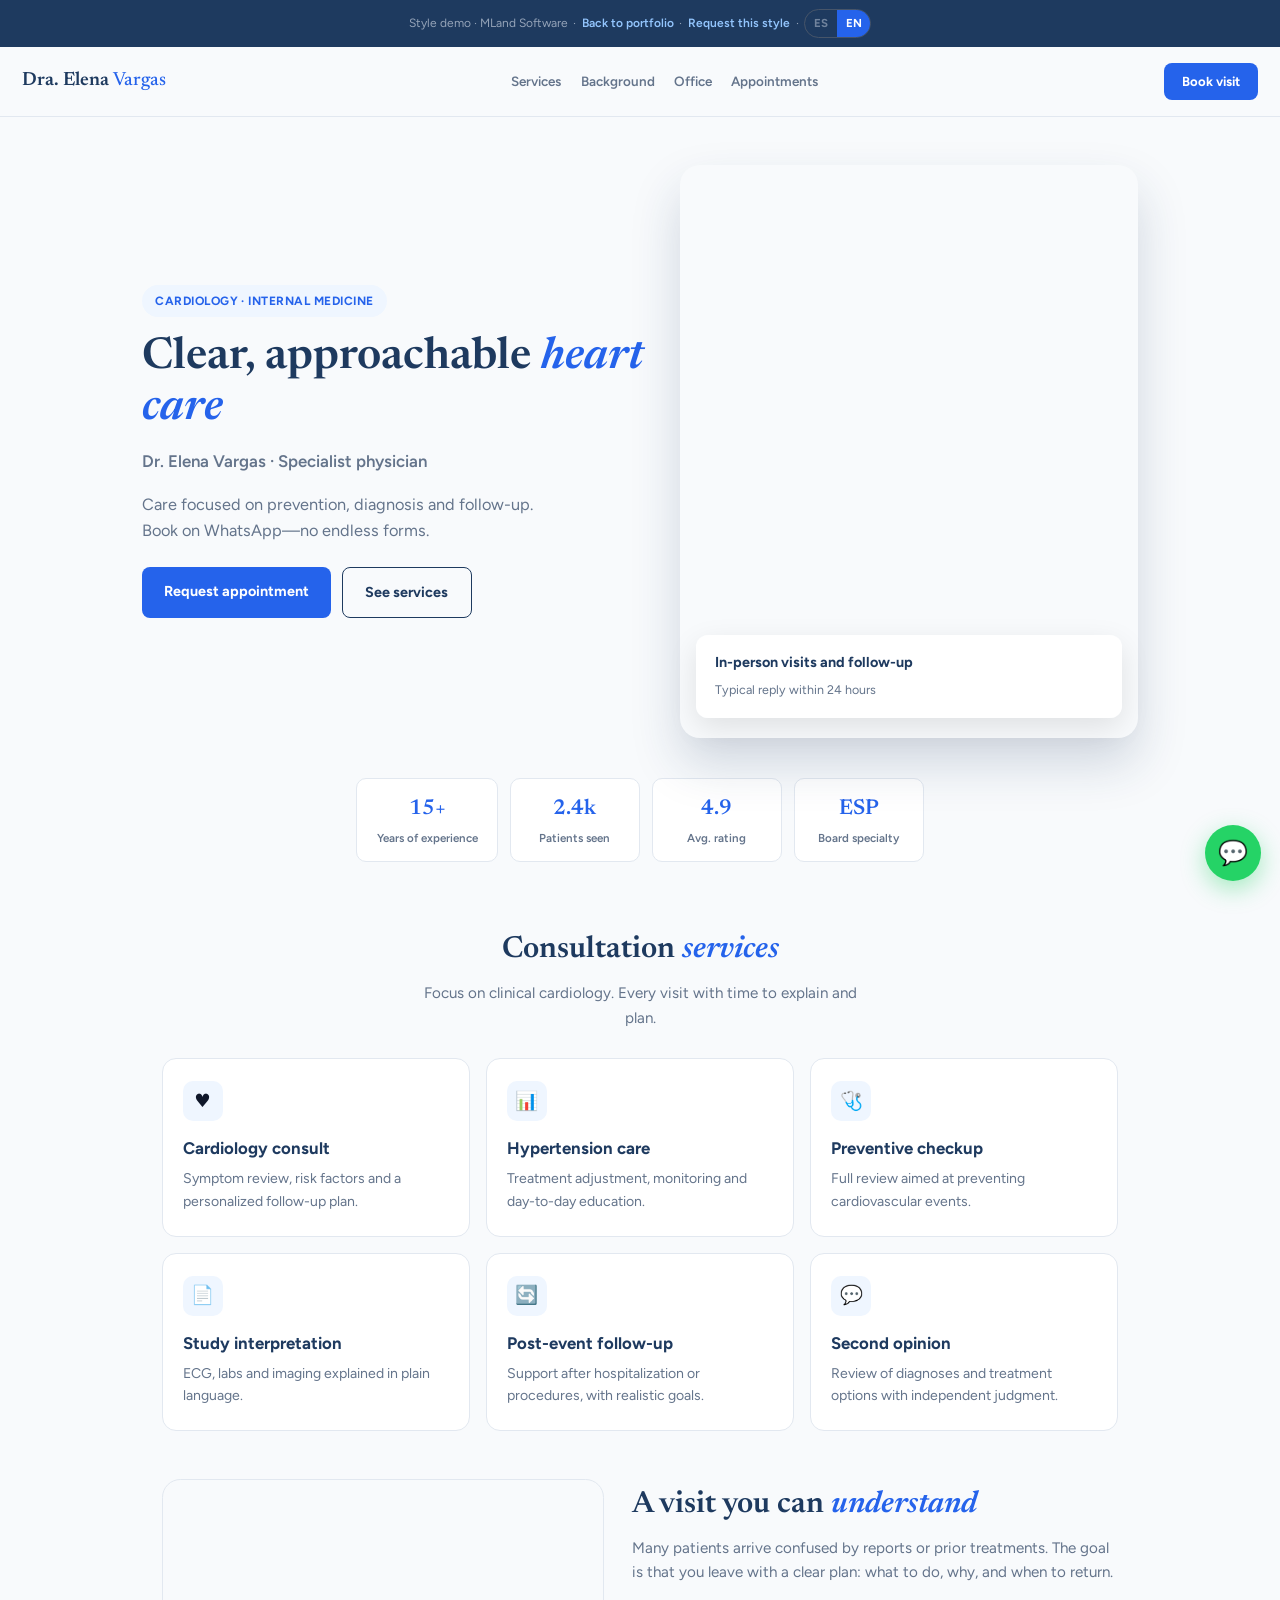
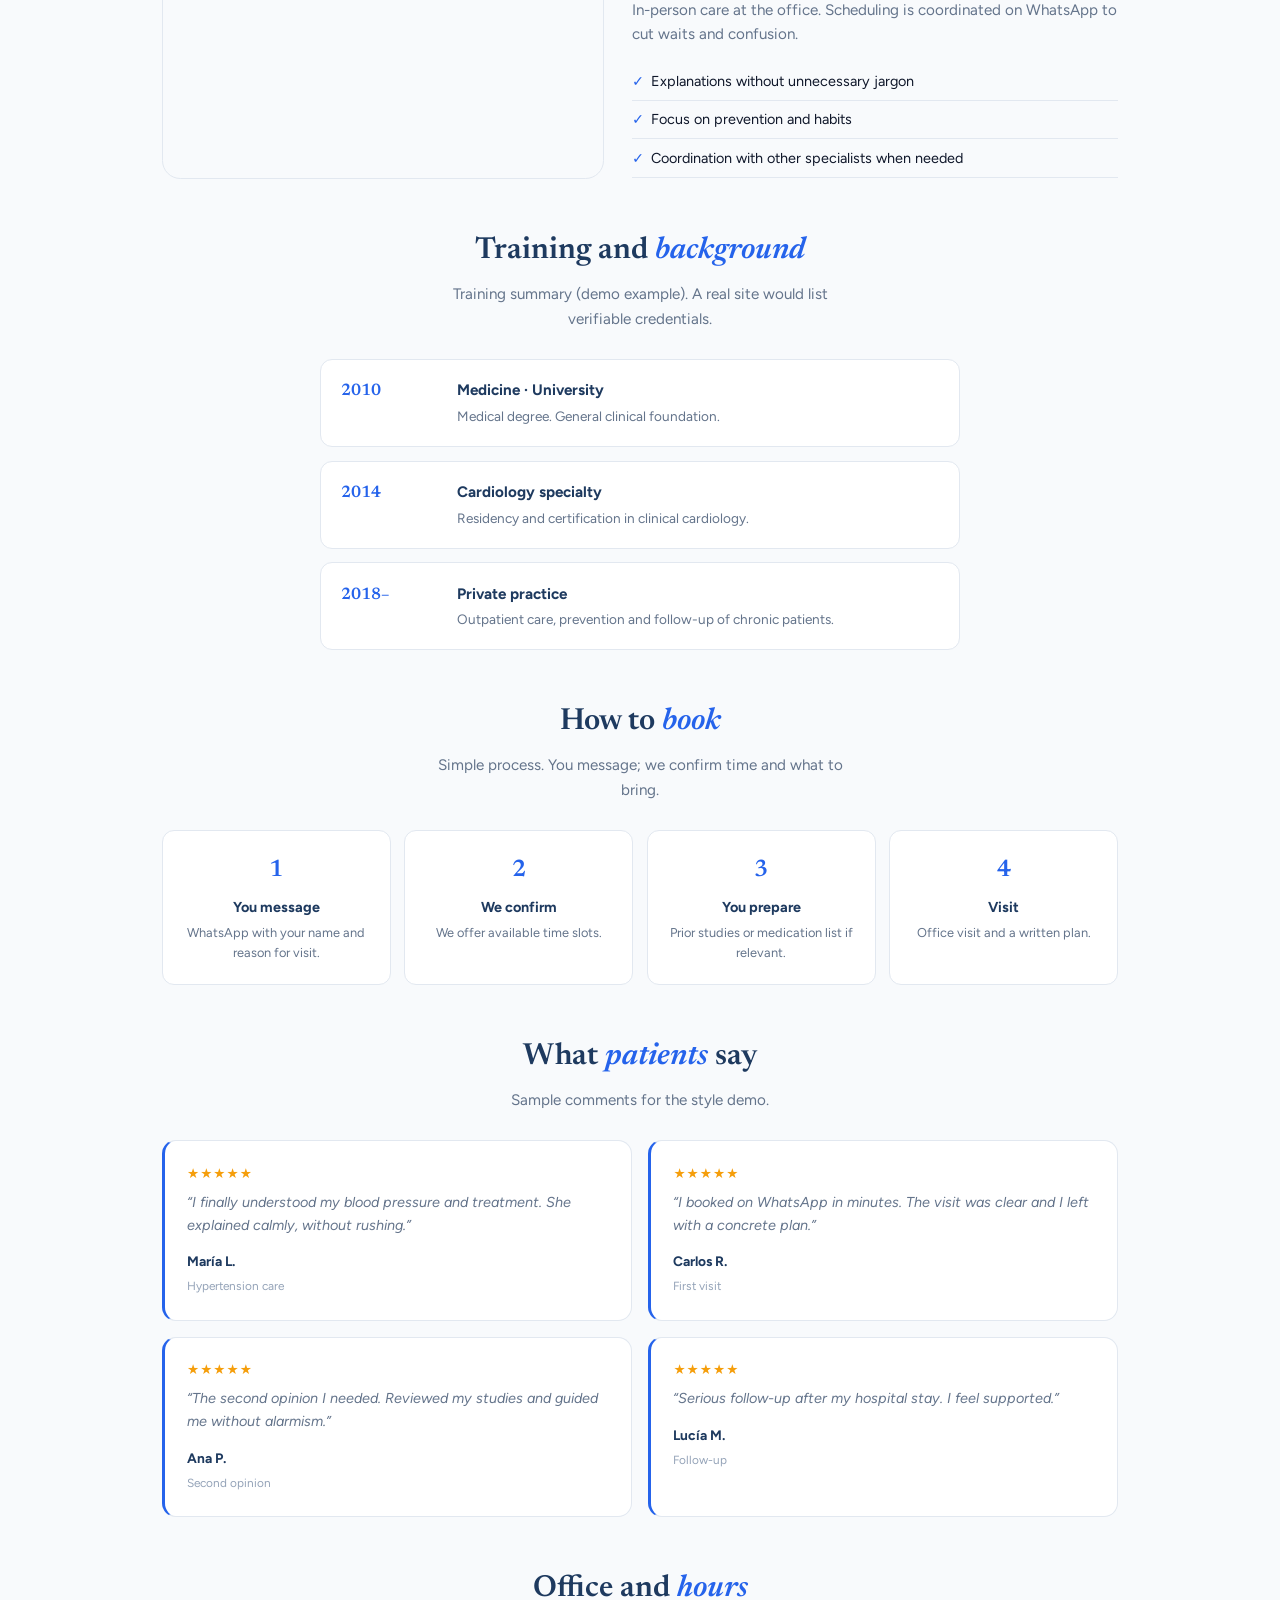
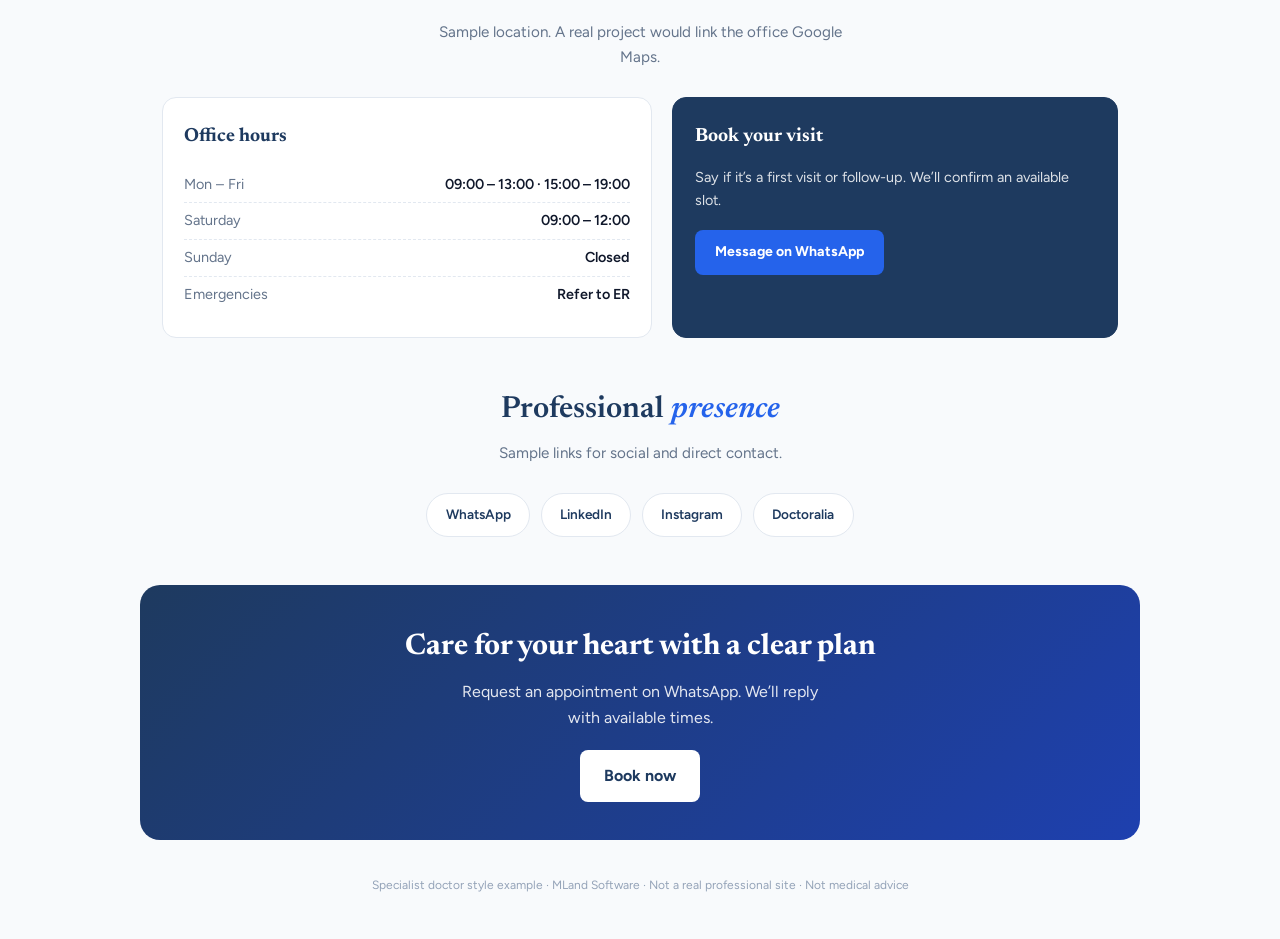
<file: rosita.html>
<!DOCTYPE html>
<html lang="es">
<head>
<meta charset="UTF-8">
<meta name="viewport" content="width=device-width,initial-scale=1">
<title>Demo turismo | MLand Software</title>
<meta name="robots" content="noindex">
<meta http-equiv="refresh" content="0;url=/demos/turismo.html">
<link rel="canonical" href="/demos/turismo.html">
<style>body{font-family:system-ui;display:flex;align-items:center;justify-content:center;min-height:100vh;margin:0;background:#f8fafc;color:#334155}
a{color:#0d9488;font-weight:600}</style>
</head>
<body>
<p>Esta demo se movió al portafolio. <a href="/demos/turismo.html">Ver demo de turismo</a></p>
</body>
</html>
</file>
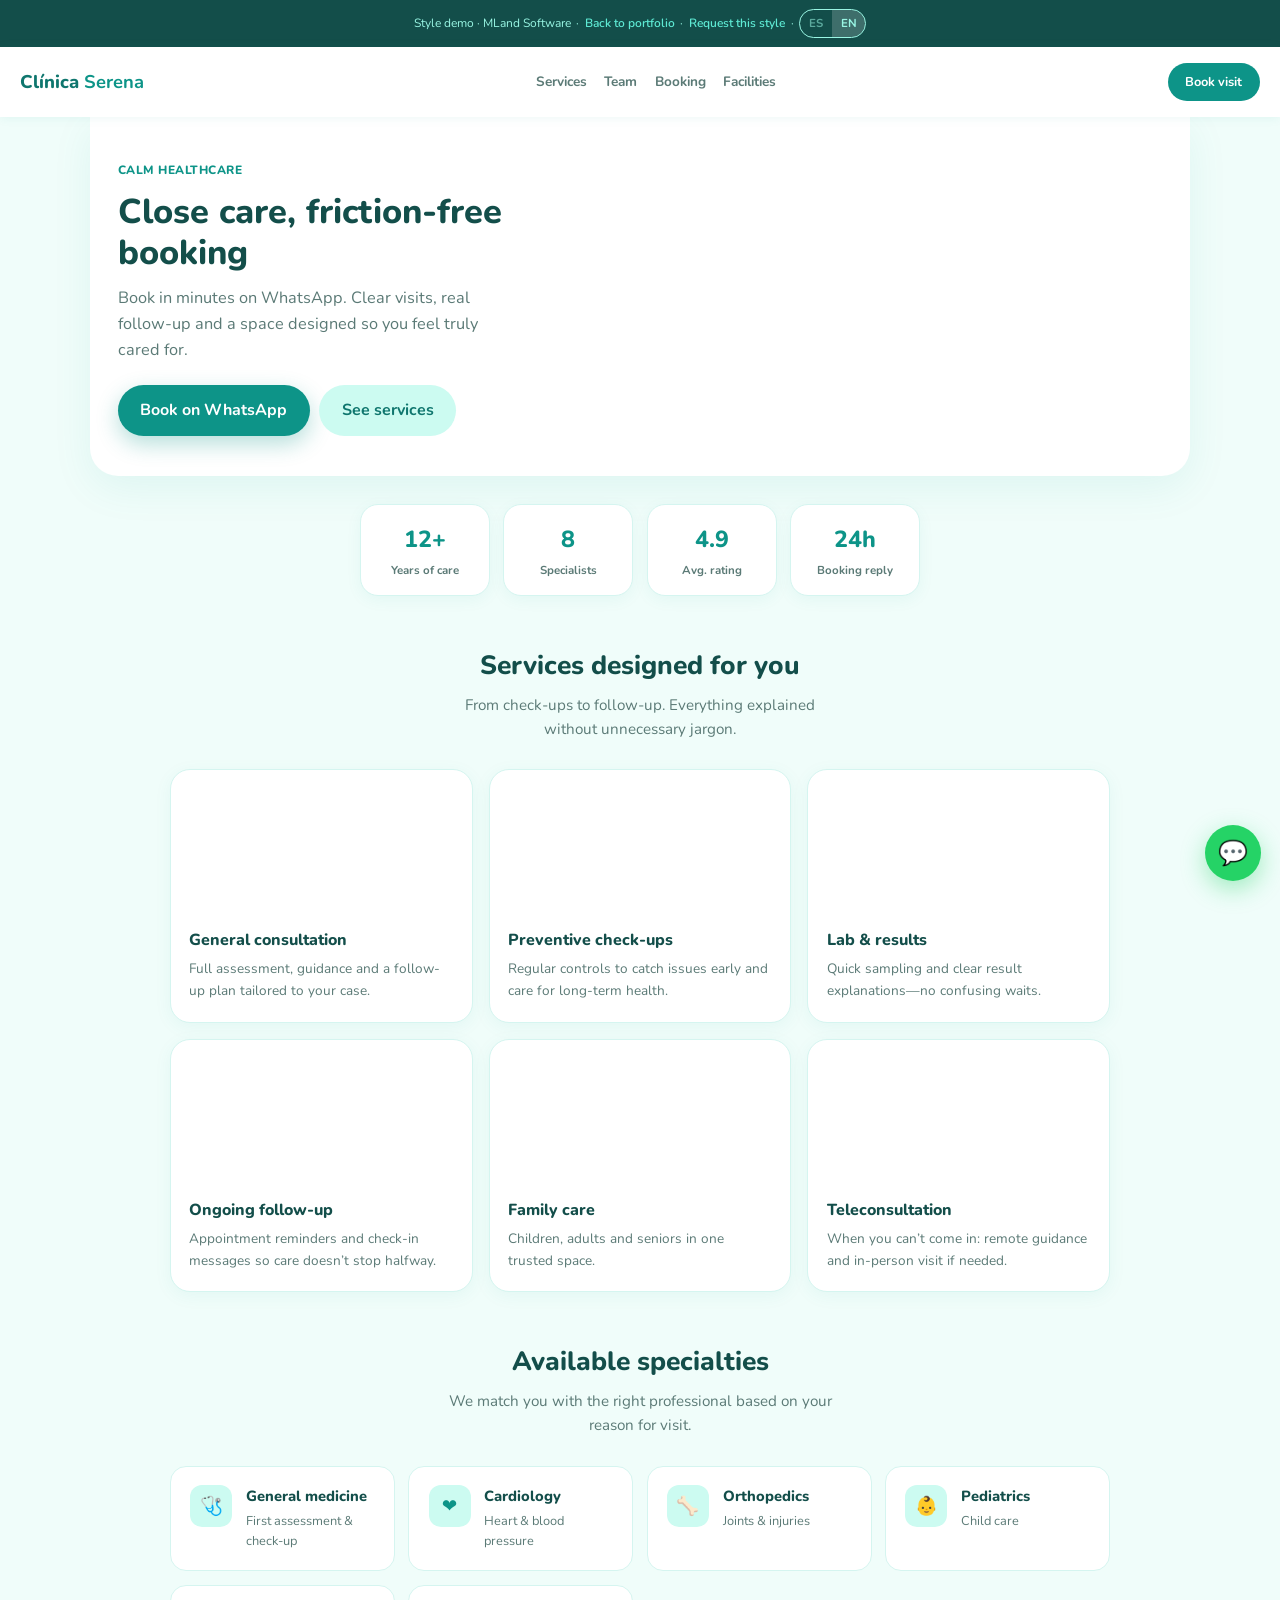
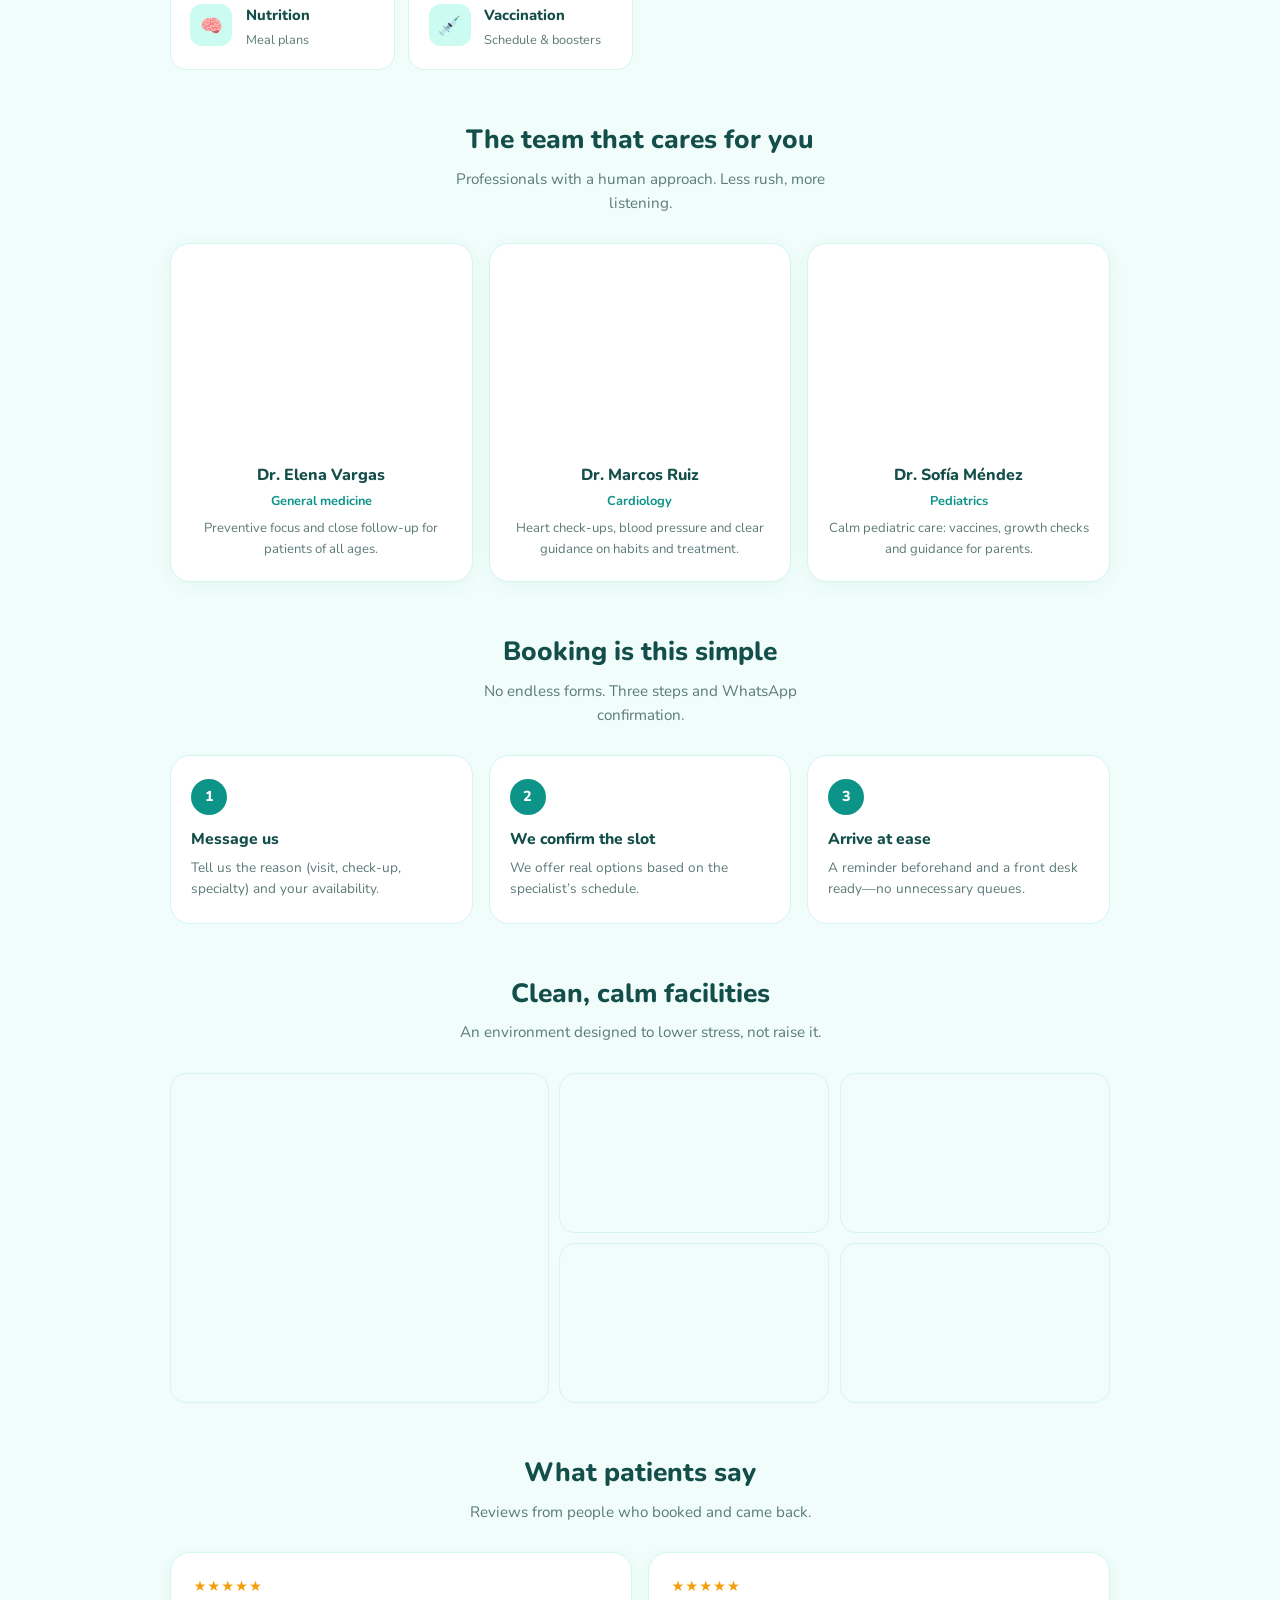
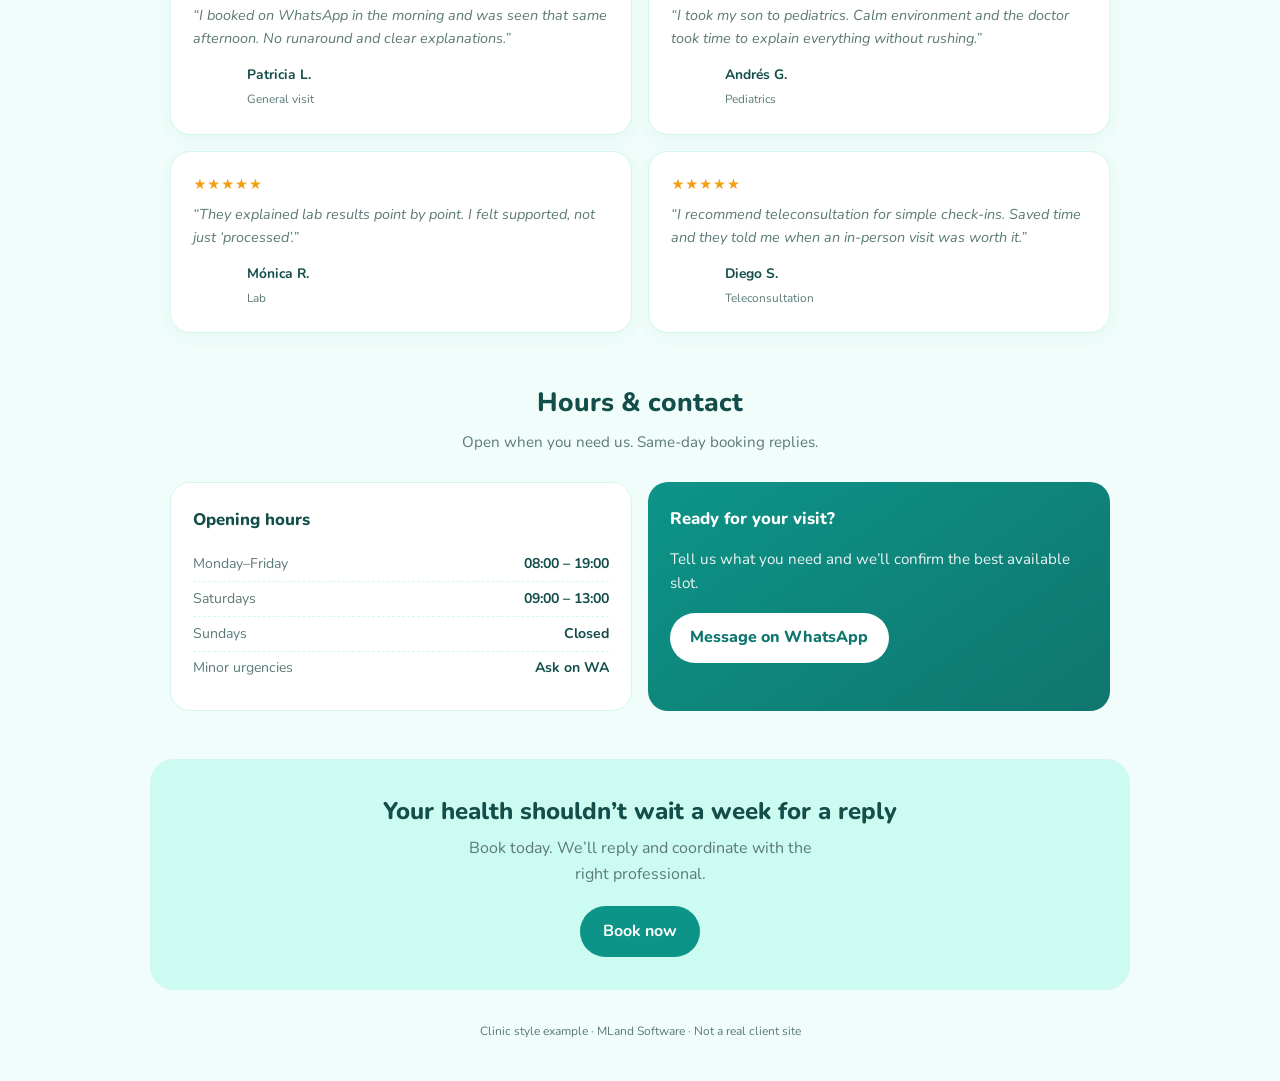
<file: demos/clinica.html>
<!DOCTYPE html>
<html lang="es">
<head>
<meta charset="UTF-8">
<meta name="viewport" content="width=device-width,initial-scale=1">
<title>Demo · Clínica | MLand Software</title>
<meta name="robots" content="noindex,follow">
<link href="https://fonts.googleapis.com/css2?family=Nunito:wght@400;600;700;800&display=swap" rel="stylesheet">
<style>
:root{
  --teal:#0d9488;--teal-dark:#0f766e;--soft:#f0fdfa;--mint:#ccfbf1;
  --ink:#134e4a;--muted:#5b7a76;--white:#fff;--line:#d5f5f0;
}
*{box-sizing:border-box;margin:0;padding:0}
body{font-family:Nunito,system-ui,sans-serif;background:var(--soft);color:var(--ink);line-height:1.6}
a{color:inherit;text-decoration:none}
img{max-width:100%;display:block}
.mland-note{background:var(--ink);color:#99f6e4;font-size:.75rem;text-align:center;padding:.55rem 1rem;display:flex;flex-wrap:wrap;gap:.35rem;justify-content:center;align-items:center}
.mland-note a{color:#5eead4;font-weight:600}
.lang-switch{display:inline-flex;border:1.5px solid currentColor;border-radius:999px;overflow:hidden;font-size:.72rem;font-weight:700}
.lang-btn{border:0;background:transparent;color:inherit;padding:.28rem .55rem;cursor:pointer;font:inherit;opacity:.55}
.lang-btn.active{opacity:1;background:rgba(255,255,255,.18)}
header{display:flex;justify-content:space-between;align-items:center;padding:1rem 1.25rem;background:#fff;box-shadow:0 1px 10px rgba(13,148,136,.08);position:sticky;top:0;z-index:40;gap:.75rem;flex-wrap:wrap}
.logo{font-weight:800;font-size:1.15rem;color:var(--teal-dark)}
.logo span{color:var(--teal);font-weight:700}
.nav-mini{display:none;gap:1.1rem;font-size:.85rem;font-weight:700;color:var(--muted)}
@media(min-width:720px){.nav-mini{display:flex}}
.nav-mini a:hover{color:var(--teal)}
.wa{background:var(--teal);color:#fff;font-weight:700;padding:.55rem 1.1rem;border-radius:999px;font-size:.8rem}
.hero{
  display:grid;grid-template-columns:1.05fr .95fr;gap:0;max-width:1100px;margin:0 auto;
  background:#fff;border-radius:0 0 28px 28px;overflow:hidden;
  box-shadow:0 12px 40px rgba(13,148,136,.08);
}
@media(max-width:800px){.hero{grid-template-columns:1fr}}
.hero-copy{padding:2.75rem 1.75rem 2.5rem;display:flex;flex-direction:column;justify-content:center}
.hero-photo{min-height:320px;background:url("https://images.unsplash.com/photo-1631217868264-e5b90bb7e133?w=1200&q=80") center/cover no-repeat}
@media(max-width:800px){.hero-photo{min-height:220px;order:-1}}
.k{font-size:.75rem;font-weight:800;color:var(--teal);letter-spacing:.04em;text-transform:uppercase;margin-bottom:.65rem}
.hero h1{font-size:clamp(1.55rem,3.5vw,2.15rem);font-weight:800;line-height:1.2;margin-bottom:.75rem;color:var(--ink)}
.hero p{color:var(--muted);margin-bottom:1.35rem;max-width:38ch;font-size:1.02rem}
.hero-actions{display:flex;flex-wrap:wrap;gap:.6rem}
.cta{display:inline-block;background:var(--teal);color:#fff;font-weight:700;padding:.8rem 1.4rem;border-radius:999px;box-shadow:0 8px 22px rgba(13,148,136,.3)}
.cta.ghost{background:var(--mint);color:var(--teal-dark);box-shadow:none}
.trust{display:flex;flex-wrap:wrap;justify-content:center;gap:.85rem;padding:1.75rem 1.25rem 0;max-width:980px;margin:0 auto}
.t-item{background:#fff;border-radius:18px;padding:1rem 1.25rem;min-width:130px;text-align:center;box-shadow:0 4px 16px rgba(13,148,136,.06);border:1px solid var(--line)}
.t-item .n{font-size:1.45rem;font-weight:800;color:var(--teal)}
.t-item .l{font-size:.72rem;font-weight:700;color:var(--muted);margin-top:.15rem}
.sec{max-width:980px;margin:0 auto;padding:3rem 1.25rem 0}
.sec h2{font-size:clamp(1.3rem,3vw,1.65rem);font-weight:800;text-align:center;margin-bottom:.4rem}
.sec .sub{text-align:center;color:var(--muted);font-size:.95rem;margin-bottom:1.75rem;max-width:44ch;margin-left:auto;margin-right:auto}
.services{display:grid;grid-template-columns:repeat(3,1fr);gap:1rem}
@media(max-width:720px){.services{grid-template-columns:1fr 1fr}}
@media(max-width:480px){.services{grid-template-columns:1fr}}
.svc{background:#fff;border-radius:20px;overflow:hidden;box-shadow:0 4px 18px rgba(13,148,136,.06);border:1px solid var(--line);display:flex;flex-direction:column}
.svc .ph{height:140px;background-size:cover;background-position:center}
.svc .body{padding:1.1rem 1.15rem 1.25rem}
.svc h3{font-size:1rem;font-weight:800;margin-bottom:.3rem}
.svc p{font-size:.85rem;color:var(--muted)}
.spec-grid{display:grid;grid-template-columns:repeat(auto-fill,minmax(200px,1fr));gap:.85rem}
.spec{background:#fff;border-radius:16px;padding:1.15rem 1.2rem;border:1px solid var(--line);display:flex;gap:.85rem;align-items:flex-start}
.spec .ic{width:42px;height:42px;border-radius:12px;background:var(--mint);color:var(--teal);display:flex;align-items:center;justify-content:center;font-size:1.15rem;flex-shrink:0}
.spec h3{font-size:.92rem;font-weight:800;margin-bottom:.15rem}
.spec p{font-size:.8rem;color:var(--muted)}
.team{display:grid;grid-template-columns:repeat(3,1fr);gap:1rem}
@media(max-width:700px){.team{grid-template-columns:1fr}}
.doc{background:#fff;border-radius:20px;overflow:hidden;border:1px solid var(--line);box-shadow:0 4px 18px rgba(13,148,136,.05);text-align:center}
.doc .ph{height:200px;background-size:cover;background-position:center top}
.doc .body{padding:1.15rem 1.1rem 1.35rem}
.doc h3{font-size:1rem;font-weight:800;margin-bottom:.15rem}
.doc .role{font-size:.8rem;font-weight:700;color:var(--teal);margin-bottom:.4rem}
.doc p{font-size:.82rem;color:var(--muted)}
.steps{display:grid;grid-template-columns:repeat(3,1fr);gap:1rem}
@media(max-width:640px){.steps{grid-template-columns:1fr}}
.step{background:#fff;border-radius:20px;padding:1.4rem 1.25rem;border:1px solid var(--line);position:relative}
.step .num{width:36px;height:36px;border-radius:50%;background:var(--teal);color:#fff;font-weight:800;font-size:.9rem;display:flex;align-items:center;justify-content:center;margin-bottom:.75rem}
.step h3{font-size:.98rem;font-weight:800;margin-bottom:.3rem}
.step p{font-size:.85rem;color:var(--muted)}
.gallery{display:grid;grid-template-columns:1.4fr 1fr 1fr;grid-template-rows:160px 160px;gap:.65rem}
@media(max-width:640px){.gallery{grid-template-columns:1fr 1fr;grid-template-rows:auto}}
.gallery .g{border-radius:16px;background-size:cover;background-position:center;border:1px solid var(--line)}
.gallery .g.big{grid-row:span 2;min-height:200px}
@media(max-width:640px){.gallery .g.big{grid-row:span 1;grid-column:span 2;min-height:180px}}
.quotes{display:grid;gap:1rem}
@media(min-width:700px){.quotes{grid-template-columns:1fr 1fr}}
.quote{background:#fff;border-radius:20px;padding:1.35rem 1.4rem;border:1px solid var(--line);box-shadow:0 4px 16px rgba(13,148,136,.05)}
.quote .stars{color:#f59e0b;letter-spacing:1px;margin-bottom:.4rem;font-size:.9rem}
.quote p{font-size:.9rem;color:var(--muted);font-style:italic;margin-bottom:.9rem}
.quote .who{display:flex;align-items:center;gap:.7rem}
.quote .av{width:42px;height:42px;border-radius:50%;background-size:cover;background-position:center}
.quote strong{font-size:.86rem;display:block}
.quote span{font-size:.74rem;color:var(--muted)}
.panel{display:grid;grid-template-columns:1fr 1fr;gap:1rem}
@media(max-width:640px){.panel{grid-template-columns:1fr}}
.panel-box{background:#fff;border-radius:20px;padding:1.5rem 1.35rem;border:1px solid var(--line)}
.panel-box h3{font-size:1.05rem;font-weight:800;margin-bottom:.85rem}
.panel-box li{list-style:none;font-size:.88rem;padding:.35rem 0;border-bottom:1px dashed var(--line);display:flex;justify-content:space-between;gap:1rem;color:var(--muted)}
.panel-box li:last-child{border-bottom:0}
.panel-box li strong{color:var(--ink);font-weight:700}
.panel-cta{background:linear-gradient(145deg,var(--teal),var(--teal-dark));color:#fff;border:0}
.panel-cta p{opacity:.92;margin-bottom:1.1rem;font-size:.95rem}
.panel-cta a{display:inline-block;background:#fff;color:var(--teal-dark);font-weight:800;padding:.75rem 1.3rem;border-radius:999px}
.enroll{
  margin:3rem 1.25rem 0;max-width:980px;margin-left:auto;margin-right:auto;
  background:var(--mint);border-radius:24px;padding:2rem 1.5rem;text-align:center;border:1px solid var(--line);
}
.enroll h2{font-size:clamp(1.2rem,3vw,1.5rem);font-weight:800;margin-bottom:.4rem}
.enroll p{color:var(--muted);margin-bottom:1.15rem;max-width:38ch;margin-left:auto;margin-right:auto}
.enroll a{display:inline-block;background:var(--teal);color:#fff;font-weight:700;padding:.8rem 1.45rem;border-radius:999px}
footer{text-align:center;padding:2rem 1rem 2.5rem;font-size:.75rem;color:var(--muted)}
.float-wa{position:fixed;bottom:1.2rem;right:1.2rem;z-index:50;width:56px;height:56px;border-radius:50%;background:#25D366;color:#fff;display:flex;align-items:center;justify-content:center;font-size:1.5rem;box-shadow:0 8px 24px rgba(37,211,102,.4)}
</style>
</head>
<body>

<div class="mland-note">
  <span data-es="Demo de estilo · MLand Software" data-en="Style demo · MLand Software">Demo de estilo · MLand Software</span> ·
  <a href="/#demos" data-es="Volver al portafolio" data-en="Back to portfolio">Volver al portafolio</a> ·
  <a href="https://wa.me/593978868363?text=Hola%2C%20quiero%20web%20estilo%20clinica" data-es="Pedir este estilo" data-en="Request this style">Pedir este estilo</a> ·
  <span class="lang-switch">
    <button type="button" class="lang-btn active" data-set-lang="es">ES</button>
    <button type="button" class="lang-btn" data-set-lang="en">EN</button>
  </span>
</div>

<header>
  <div class="logo">Clínica <span>Serena</span></div>
  <nav class="nav-mini">
    <a href="#servicios" data-es="Servicios" data-en="Services">Servicios</a>
    <a href="#equipo" data-es="Equipo" data-en="Team">Equipo</a>
    <a href="#cita" data-es="Cita" data-en="Booking">Cita</a>
    <a href="#instalaciones" data-es="Instalaciones" data-en="Facilities">Instalaciones</a>
  </nav>
  <a class="wa" href="https://wa.me/593978868363?text=cita" data-es="Pedir cita" data-en="Book visit">Pedir cita</a>
</header>

<section class="hero">
  <div class="hero-copy">
    <div class="k" data-es="Salud con calma" data-en="Calm healthcare">Salud con calma</div>
    <h1 data-es="Cuidado cercano, cita sin fricción" data-en="Close care, friction-free booking">Cuidado cercano, cita sin fricción</h1>
    <p data-es="Agenda en minutos por WhatsApp. Consultas claras, seguimiento real y un espacio pensado para que te sientas atendido de verdad." data-en="Book in minutes on WhatsApp. Clear visits, real follow-up and a space designed so you feel truly cared for.">Agenda en minutos por WhatsApp. Consultas claras, seguimiento real y un espacio pensado para que te sientas atendido de verdad.</p>
    <div class="hero-actions">
      <a class="cta" href="https://wa.me/593978868363?text=cita" data-es="Agendar por WhatsApp" data-en="Book on WhatsApp">Agendar por WhatsApp</a>
      <a class="cta ghost" href="#servicios" data-es="Ver servicios" data-en="See services">Ver servicios</a>
    </div>
  </div>
  <div class="hero-photo" role="img" aria-label="Consulta médica"></div>
</section>

<div class="trust">
  <div class="t-item"><div class="n">12+</div><div class="l" data-es="Años de atención" data-en="Years of care">Años de atención</div></div>
  <div class="t-item"><div class="n">8</div><div class="l" data-es="Especialistas" data-en="Specialists">Especialistas</div></div>
  <div class="t-item"><div class="n">4.9</div><div class="l" data-es="Valoración media" data-en="Avg. rating">Valoración media</div></div>
  <div class="t-item"><div class="n">24h</div><div class="l" data-es="Respuesta cita" data-en="Booking reply">Respuesta cita</div></div>
</div>

<section class="sec" id="servicios">
  <h2 data-es="Servicios pensados para ti" data-en="Services designed for you">Servicios pensados para ti</h2>
  <p class="sub" data-es="Desde la consulta de control hasta el seguimiento. Todo explicado sin tecnicismos innecesarios." data-en="From check-ups to follow-up. Everything explained without unnecessary jargon.">Desde la consulta de control hasta el seguimiento. Todo explicado sin tecnicismos innecesarios.</p>
  <div class="services">
    <article class="svc"><div class="ph" style="background-image:url('https://images.unsplash.com/photo-1579684385127-1ef15d508118?w=700&q=80')"></div><div class="body"><h3 data-es="Consulta general" data-en="General consultation">Consulta general</h3><p data-es="Evaluación completa, orientación y plan de seguimiento adaptado a tu caso." data-en="Full assessment, guidance and a follow-up plan tailored to your case.">Evaluación completa, orientación y plan de seguimiento adaptado a tu caso.</p></div></article>
    <article class="svc"><div class="ph" style="background-image:url('https://images.unsplash.com/photo-1551076805-e1869033fa41?w=700&q=80')"></div><div class="body"><h3 data-es="Chequeos preventivos" data-en="Preventive check-ups">Chequeos preventivos</h3><p data-es="Controles periódicos para detectar a tiempo y cuidar tu salud a largo plazo." data-en="Regular controls to catch issues early and care for long-term health.">Controles periódicos para detectar a tiempo y cuidar tu salud a largo plazo.</p></div></article>
    <article class="svc"><div class="ph" style="background-image:url('https://images.unsplash.com/photo-1581595220892-b0739dbaa465?w=700&q=80')"></div><div class="body"><h3 data-es="Laboratorio y resultados" data-en="Lab &amp; results">Laboratorio y resultados</h3><p data-es="Tomas ágiles y explicación clara de resultados, sin esperas confusas." data-en="Quick sampling and clear result explanations—no confusing waits.">Tomas ágiles y explicación clara de resultados, sin esperas confusas.</p></div></article>
    <article class="svc"><div class="ph" style="background-image:url('https://images.unsplash.com/photo-1516549655169-df83a0774514?w=700&q=80')"></div><div class="body"><h3 data-es="Seguimiento continuo" data-en="Ongoing follow-up">Seguimiento continuo</h3><p data-es="Recordatorios de cita y mensajes de control para que no te quedes a medias." data-en="Appointment reminders and check-in messages so care doesn’t stop halfway.">Recordatorios de cita y mensajes de control para que no te quedes a medias.</p></div></article>
    <article class="svc"><div class="ph" style="background-image:url('https://images.unsplash.com/photo-1576091160399-112ba8d25d1d?w=700&q=80')"></div><div class="body"><h3 data-es="Atención familiar" data-en="Family care">Atención familiar</h3><p data-es="Niños, adultos y adultos mayores en un mismo espacio de confianza." data-en="Children, adults and seniors in one trusted space.">Niños, adultos y adultos mayores en un mismo espacio de confianza.</p></div></article>
    <article class="svc"><div class="ph" style="background-image:url('https://images.unsplash.com/photo-1666214280557-f1b5022eb634?w=700&q=80')"></div><div class="body"><h3 data-es="Teleconsulta" data-en="Teleconsultation">Teleconsulta</h3><p data-es="Cuando no puedes venir: orientación a distancia y, si hace falta, cita presencial." data-en="When you can’t come in: remote guidance and in-person visit if needed.">Cuando no puedes venir: orientación a distancia y, si hace falta, cita presencial.</p></div></article>
  </div>
</section>

<section class="sec">
  <h2 data-es="Especialidades disponibles" data-en="Available specialties">Especialidades disponibles</h2>
  <p class="sub" data-es="Coordinamos la cita con el profesional adecuado según tu motivo de consulta." data-en="We match you with the right professional based on your reason for visit.">Coordinamos la cita con el profesional adecuado según tu motivo de consulta.</p>
  <div class="spec-grid">
    <div class="spec"><div class="ic">🩺</div><div><h3 data-es="Medicina general" data-en="General medicine">Medicina general</h3><p data-es="Primera valoración y control" data-en="First assessment &amp; check-up">Primera valoración y control</p></div></div>
    <div class="spec"><div class="ic">❤️</div><div><h3 data-es="Cardiología" data-en="Cardiology">Cardiología</h3><p data-es="Corazón y presión arterial" data-en="Heart &amp; blood pressure">Corazón y presión arterial</p></div></div>
    <div class="spec"><div class="ic">🦴</div><div><h3 data-es="Traumatología" data-en="Orthopedics">Traumatología</h3><p data-es="Articulaciones y lesiones" data-en="Joints &amp; injuries">Articulaciones y lesiones</p></div></div>
    <div class="spec"><div class="ic">👶</div><div><h3 data-es="Pediatría" data-en="Pediatrics">Pediatría</h3><p data-es="Cuidado infantil" data-en="Child care">Cuidado infantil</p></div></div>
    <div class="spec"><div class="ic">🧠</div><div><h3 data-es="Nutrición" data-en="Nutrition">Nutrición</h3><p data-es="Planes alimentarios" data-en="Meal plans">Planes alimentarios</p></div></div>
    <div class="spec"><div class="ic">💉</div><div><h3 data-es="Vacunación" data-en="Vaccination">Vacunación</h3><p data-es="Esquema y refuerzos" data-en="Schedule &amp; boosters">Esquema y refuerzos</p></div></div>
  </div>
</section>

<section class="sec" id="equipo">
  <h2 data-es="Equipo que te atiende" data-en="The team that cares for you">Equipo que te atiende</h2>
  <p class="sub" data-es="Profesionales con trato humano. Menos prisa, más escucha." data-en="Professionals with a human approach. Less rush, more listening.">Profesionales con trato humano. Menos prisa, más escucha.</p>
  <div class="team">
    <article class="doc"><div class="ph" style="background-image:url('https://images.unsplash.com/photo-1559839734-2b71ea197ec2?w=600&q=80')"></div><div class="body"><h3 data-es="Dra. Elena Vargas" data-en="Dr. Elena Vargas">Dra. Elena Vargas</h3><div class="role" data-es="Medicina general" data-en="General medicine">Medicina general</div><p data-es="Enfoque preventivo y seguimiento cercano de pacientes de todas las edades." data-en="Preventive focus and close follow-up for patients of all ages.">Enfoque preventivo y seguimiento cercano de pacientes de todas las edades.</p></div></article>
    <article class="doc"><div class="ph" style="background-image:url('https://images.unsplash.com/photo-1612349317150-e413f6a5b16d?w=600&q=80')"></div><div class="body"><h3 data-es="Dr. Marcos Ruiz" data-en="Dr. Marcos Ruiz">Dr. Marcos Ruiz</h3><div class="role" data-es="Cardiología" data-en="Cardiology">Cardiología</div><p data-es="Controles cardíacos, presión y orientación clara sobre hábitos y tratamientos." data-en="Heart check-ups, blood pressure and clear guidance on habits and treatment.">Controles cardíacos, presión y orientación clara sobre hábitos y tratamientos.</p></div></article>
    <article class="doc"><div class="ph" style="background-image:url('https://images.unsplash.com/photo-1594824476967-48c8b964273f?w=600&q=80')"></div><div class="body"><h3 data-es="Dra. Sofía Méndez" data-en="Dr. Sofía Méndez">Dra. Sofía Méndez</h3><div class="role" data-es="Pediatría" data-en="Pediatrics">Pediatría</div><p data-es="Atención infantil calmada: vacunas, controles de crecimiento y orientación a padres." data-en="Calm pediatric care: vaccines, growth checks and guidance for parents.">Atención infantil calmada: vacunas, controles de crecimiento y orientación a padres.</p></div></article>
  </div>
</section>

<section class="sec" id="cita">
  <h2 data-es="Así de simple es agendar" data-en="Booking is this simple">Así de simple es agendar</h2>
  <p class="sub" data-es="Sin formularios eternos. Tres pasos y confirmación por WhatsApp." data-en="No endless forms. Three steps and WhatsApp confirmation.">Sin formularios eternos. Tres pasos y confirmación por WhatsApp.</p>
  <div class="steps">
    <div class="step"><div class="num">1</div><h3 data-es="Escríbenos" data-en="Message us">Escríbenos</h3><p data-es="Dinos el motivo (consulta, control, especialidad) y tu disponibilidad." data-en="Tell us the reason (visit, check-up, specialty) and your availability.">Dinos el motivo (consulta, control, especialidad) y tu disponibilidad.</p></div>
    <div class="step"><div class="num">2</div><h3 data-es="Confirmamos horario" data-en="We confirm the slot">Confirmamos horario</h3><p data-es="Te proponemos opciones reales según agenda del profesional." data-en="We offer real options based on the specialist’s schedule.">Te proponemos opciones reales según agenda del profesional.</p></div>
    <div class="step"><div class="num">3</div><h3 data-es="Llegas con calma" data-en="Arrive at ease">Llegas con calma</h3><p data-es="Recordatorio previo y recepción lista para atendarte sin filas innecesarias." data-en="A reminder beforehand and a front desk ready—no unnecessary queues.">Recordatorio previo y recepción lista para atendarte sin filas innecesarias.</p></div>
  </div>
</section>

<section class="sec" id="instalaciones">
  <h2 data-es="Instalaciones limpias y tranquilas" data-en="Clean, calm facilities">Instalaciones limpias y tranquilas</h2>
  <p class="sub" data-es="Un entorno pensado para bajar el estrés, no para aumentarlo." data-en="An environment designed to lower stress, not raise it.">Un entorno pensado para bajar el estrés, no para aumentarlo.</p>
  <div class="gallery">
    <div class="g big" style="background-image:url('https://images.unsplash.com/photo-1519494026892-80bbd2d6fd0d?w=1000&q=80')"></div>
    <div class="g" style="background-image:url('https://images.unsplash.com/photo-1631815588090-d4bfec5b1ccb?w=600&q=80')"></div>
    <div class="g" style="background-image:url('https://images.unsplash.com/photo-1629909613654-28e377c37b09?w=600&q=80')"></div>
    <div class="g" style="background-image:url('https://images.unsplash.com/photo-1516549655169-df83a0774514?w=600&q=80')"></div>
    <div class="g" style="background-image:url('https://images.unsplash.com/photo-1587351021759-3e566b6af7cc?w=600&q=80')"></div>
  </div>
</section>

<section class="sec">
  <h2 data-es="Lo que dicen los pacientes" data-en="What patients say">Lo que dicen los pacientes</h2>
  <p class="sub" data-es="Opiniones de quienes ya agendaron y volvieron." data-en="Reviews from people who booked and came back.">Opiniones de quienes ya agendaron y volvieron.</p>
  <div class="quotes">
    <article class="quote"><div class="stars">★★★★★</div><p data-es="“Pedí cita por WhatsApp en la mañana y esa misma tarde me atendieron. Sin vueltas y con explicaciones claras.”" data-en="“I booked on WhatsApp in the morning and was seen that same afternoon. No runaround and clear explanations.”">“Pedí cita por WhatsApp en la mañana y esa misma tarde me atendieron. Sin vueltas y con explicaciones claras.”</p><div class="who"><div class="av" style="background-image:url('https://images.unsplash.com/photo-1494790108377-be9c29b29330?w=120&q=80')"></div><div><strong data-es="Patricia L." data-en="Patricia L.">Patricia L.</strong><span data-es="Consulta general" data-en="General visit">Consulta general</span></div></div></article>
    <article class="quote"><div class="stars">★★★★★</div><p data-es="“Llevé a mi hijo a pediatría. Ambiente tranquilo y la doctora se tomó el tiempo de explicar todo sin prisa.”" data-en="“I took my son to pediatrics. Calm environment and the doctor took time to explain everything without rushing.”">“Llevé a mi hijo a pediatría. Ambiente tranquilo y la doctora se tomó el tiempo de explicar todo sin prisa.”</p><div class="who"><div class="av" style="background-image:url('https://images.unsplash.com/photo-1507003211169-0a1dd7228f2d?w=120&q=80')"></div><div><strong data-es="Andrés G." data-en="Andrés G.">Andrés G.</strong><span data-es="Pediatría" data-en="Pediatrics">Pediatría</span></div></div></article>
    <article class="quote"><div class="stars">★★★★★</div><p data-es="“Los resultados del laboratorio me los explicaron punto por punto. Me sentí acompañada, no solo ‘atendida’.”" data-en="“They explained lab results point by point. I felt supported, not just ‘processed’.”">“Los resultados del laboratorio me los explicaron punto por punto. Me sentí acompañada, no solo ‘atendida’.”</p><div class="who"><div class="av" style="background-image:url('https://images.unsplash.com/photo-1438761681033-6461ffad8d80?w=120&q=80')"></div><div><strong data-es="Mónica R." data-en="Mónica R.">Mónica R.</strong><span data-es="Laboratorio" data-en="Lab">Laboratorio</span></div></div></article>
    <article class="quote"><div class="stars">★★★★★</div><p data-es="“Recomiendo la teleconsulta para controles simples. Ahorré tiempo y me indicaron cuándo sí valía la pena ir en persona.”" data-en="“I recommend teleconsultation for simple check-ins. Saved time and they told me when an in-person visit was worth it.”">“Recomiendo la teleconsulta para controles simples. Ahorré tiempo y me indicaron cuándo sí valía la pena ir en persona.”</p><div class="who"><div class="av" style="background-image:url('https://images.unsplash.com/photo-1472099645785-5658abf4ff4e?w=120&q=80')"></div><div><strong data-es="Diego S." data-en="Diego S.">Diego S.</strong><span data-es="Teleconsulta" data-en="Teleconsultation">Teleconsulta</span></div></div></article>
  </div>
</section>

<section class="sec">
  <h2 data-es="Horarios y contacto" data-en="Hours &amp; contact">Horarios y contacto</h2>
  <p class="sub" data-es="Abierto cuando lo necesitas. Respuesta de citas el mismo día." data-en="Open when you need us. Same-day booking replies.">Abierto cuando lo necesitas. Respuesta de citas el mismo día.</p>
  <div class="panel">
    <div class="panel-box">
      <h3 data-es="Horario de atención" data-en="Opening hours">Horario de atención</h3>
      <ul>
        <li><span data-es="Lunes a viernes" data-en="Monday–Friday">Lunes a viernes</span><strong>08:00 – 19:00</strong></li>
        <li><span data-es="Sábados" data-en="Saturdays">Sábados</span><strong>09:00 – 13:00</strong></li>
        <li><span data-es="Domingos" data-en="Sundays">Domingos</span><strong data-es="Cerrado" data-en="Closed">Cerrado</strong></li>
        <li><span data-es="Urgencias leves" data-en="Minor urgencies">Urgencias leves</span><strong data-es="Consultar WA" data-en="Ask on WA">Consultar WA</strong></li>
      </ul>
    </div>
    <div class="panel-box panel-cta">
      <h3 data-es="¿Listo para tu cita?" data-en="Ready for your visit?">¿Listo para tu cita?</h3>
      <p data-es="Cuéntanos qué necesitas y te confirmamos el mejor horario disponible." data-en="Tell us what you need and we’ll confirm the best available slot.">Cuéntanos qué necesitas y te confirmamos el mejor horario disponible.</p>
      <a href="https://wa.me/593978868363?text=Hola%2C%20quiero%20agendar%20una%20cita%20en%20Clinica%20Serena" data-es="Escribir por WhatsApp" data-en="Message on WhatsApp">Escribir por WhatsApp</a>
    </div>
  </div>
</section>

<div class="enroll">
  <h2 data-es="Tu salud no debería esperar una semana para una respuesta" data-en="Your health shouldn’t wait a week for a reply">Tu salud no debería esperar una semana para una respuesta</h2>
  <p data-es="Agenda hoy. Te respondemos y coordinamos con el profesional adecuado." data-en="Book today. We’ll reply and coordinate with the right professional.">Agenda hoy. Te respondemos y coordinamos con el profesional adecuado.</p>
  <a href="https://wa.me/593978868363?text=cita" data-es="Pedir cita ahora" data-en="Book now">Pedir cita ahora</a>
</div>

<footer data-es="Ejemplo de estilo clínica · MLand Software · No es un sitio de cliente real" data-en="Clinic style example · MLand Software · Not a real client site">Ejemplo de estilo clínica · MLand Software · No es un sitio de cliente real</footer>

<a class="float-wa" href="https://wa.me/593978868363?text=Hola%2C%20vengo%20de%20la%20demo%20clinica" aria-label="WhatsApp">💬</a>
<script src="/js/i18n.js"></script>
</body>
</html>
</file>
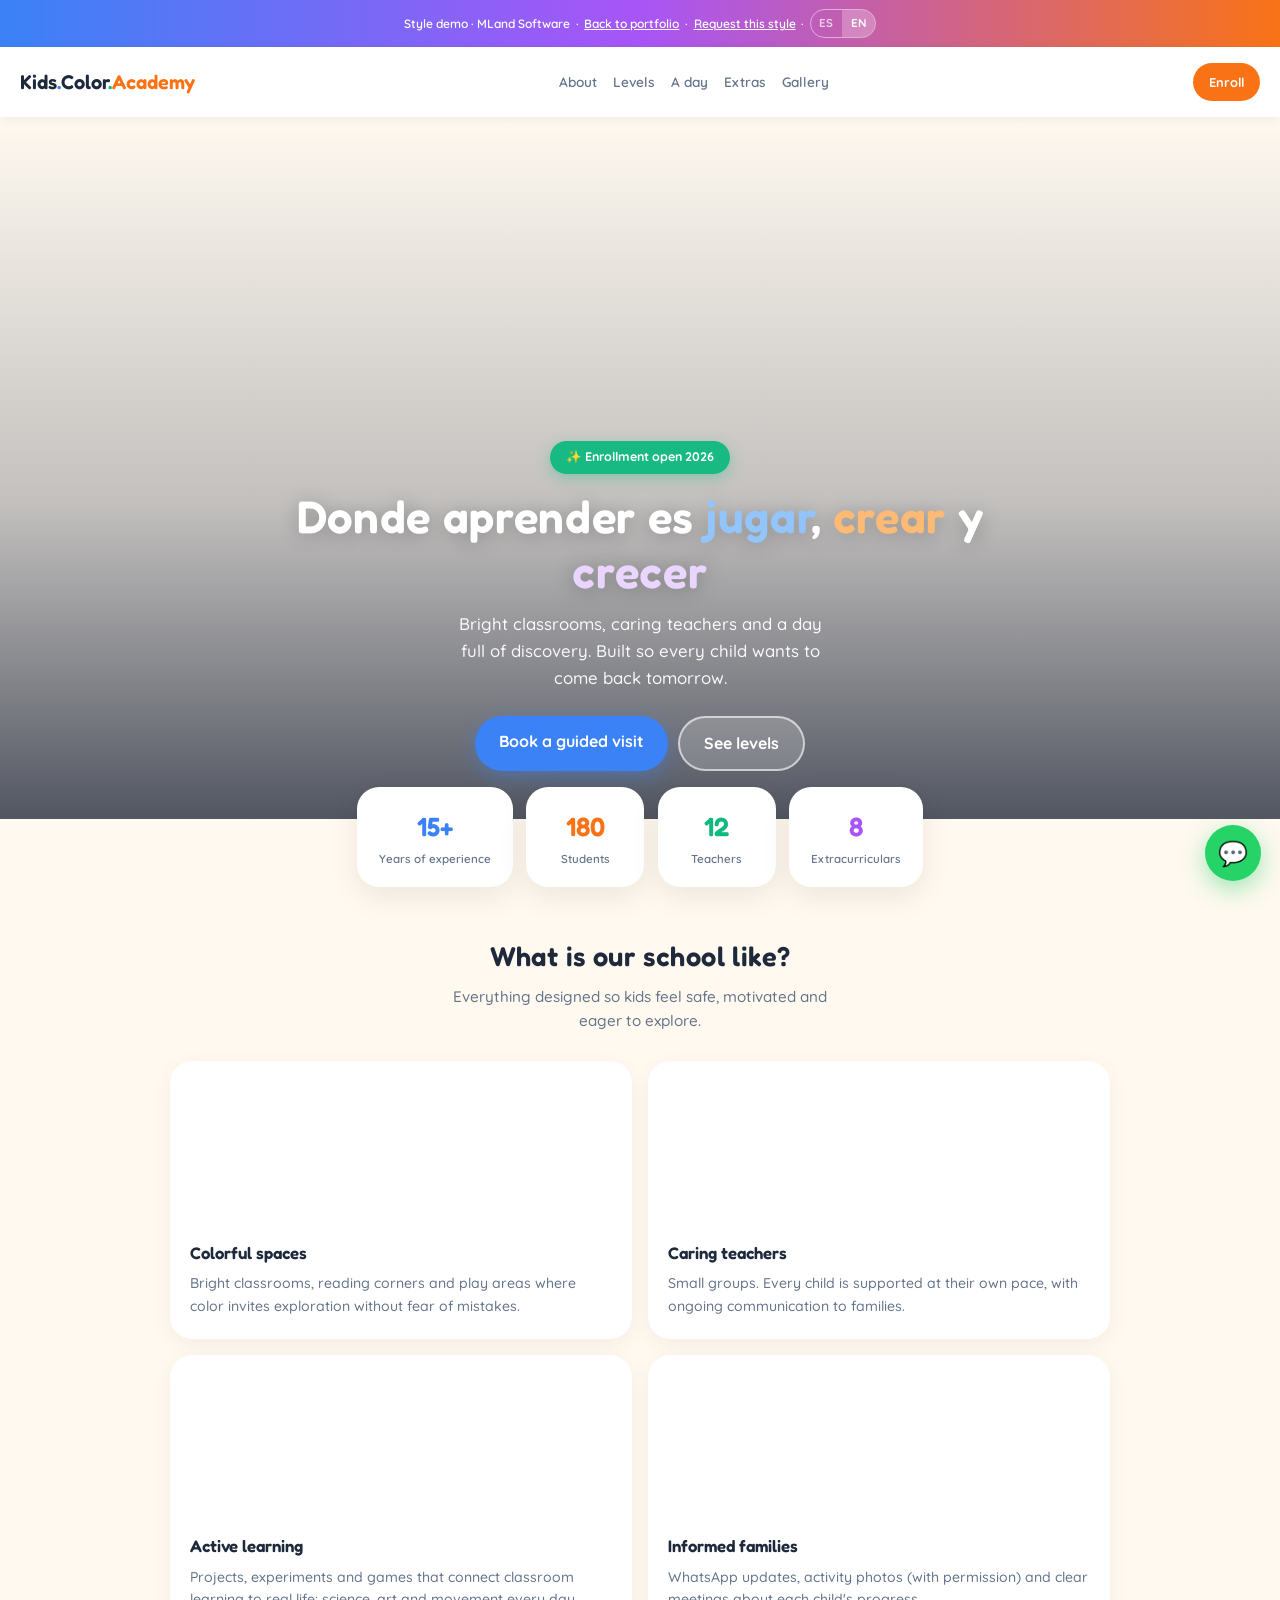
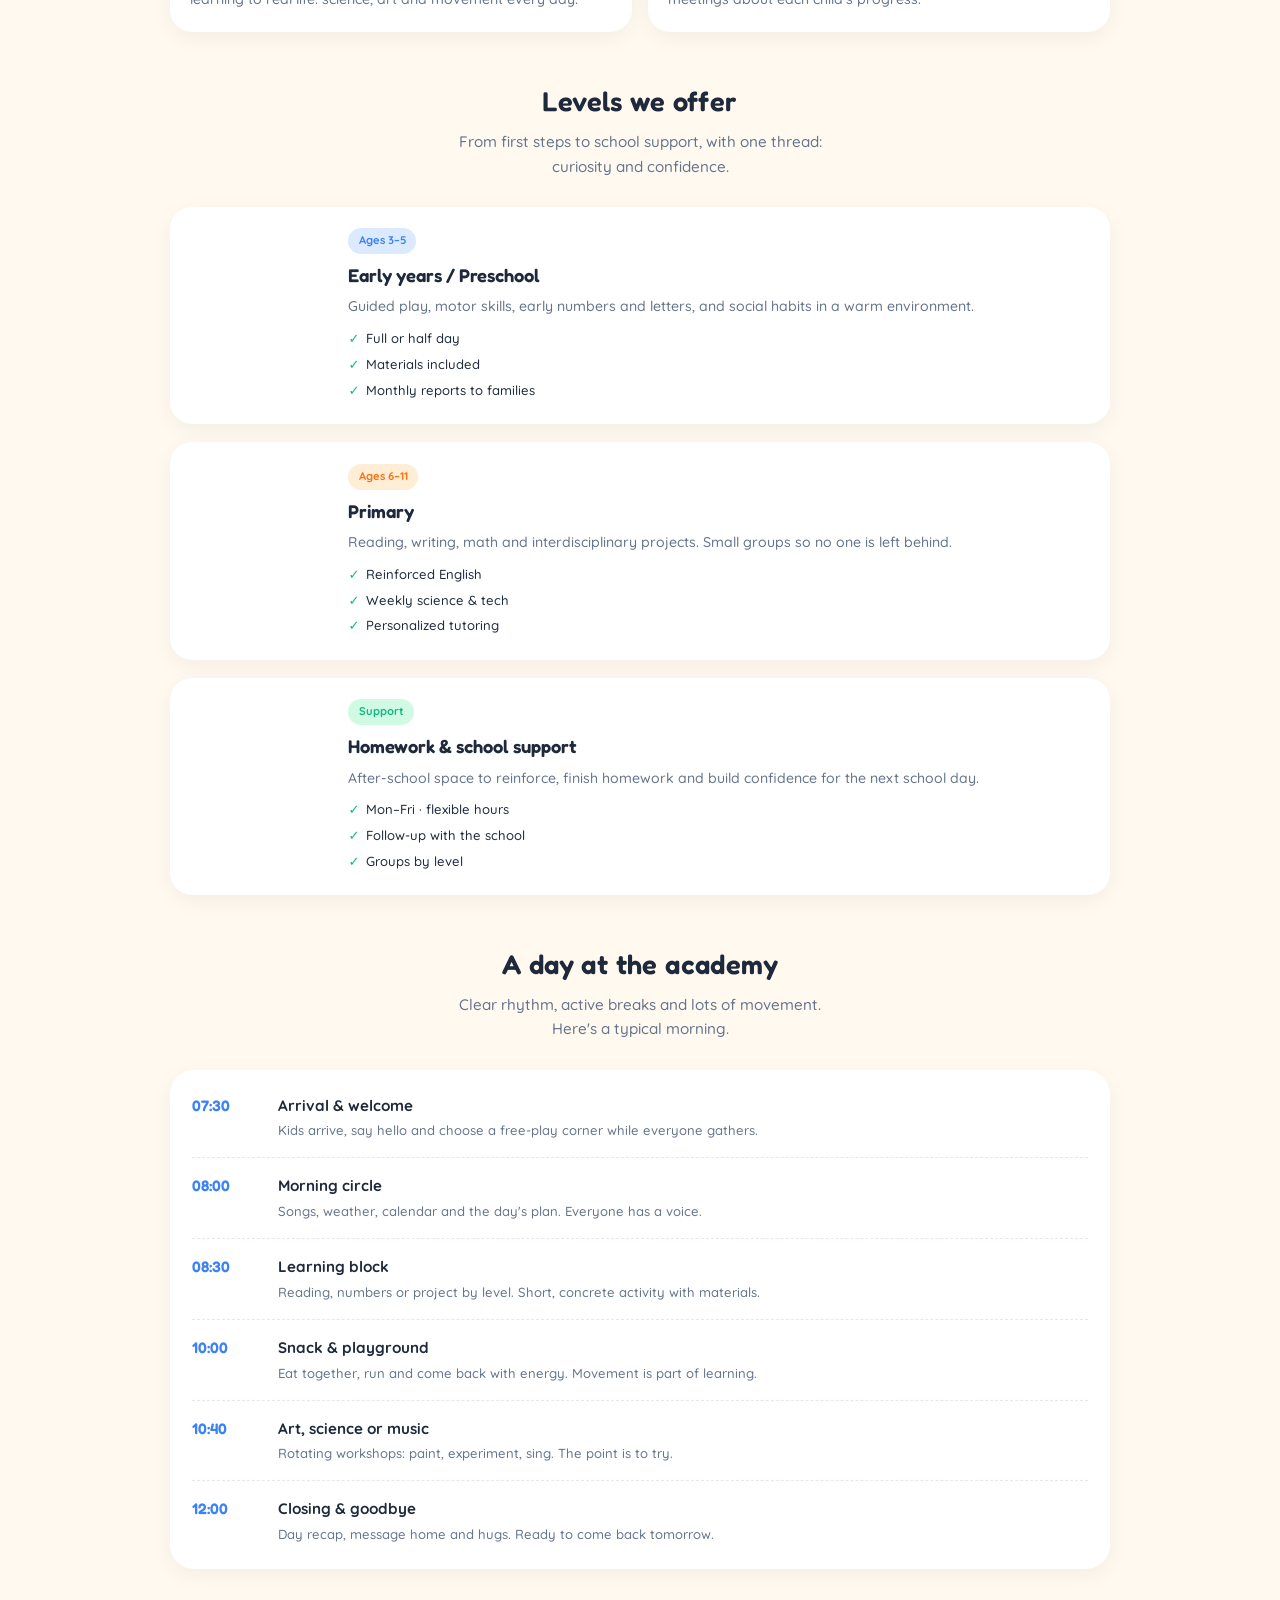
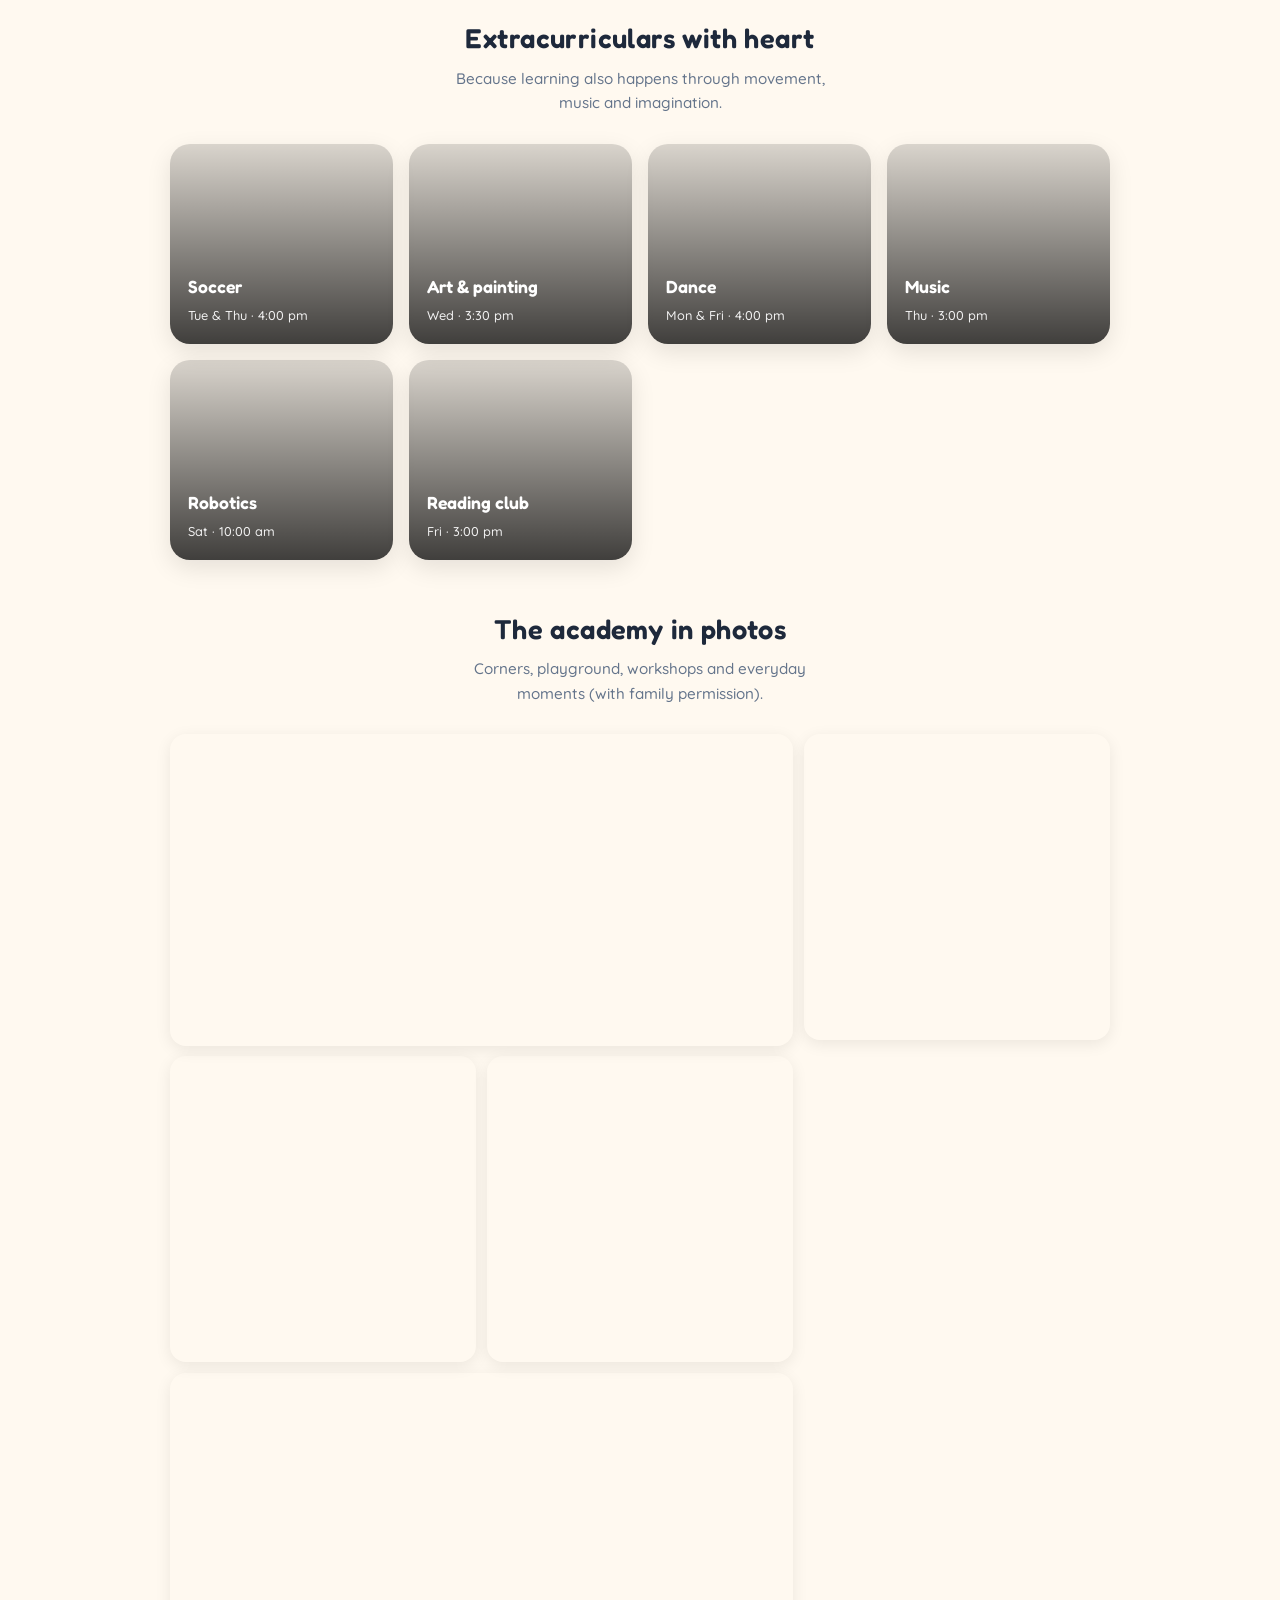
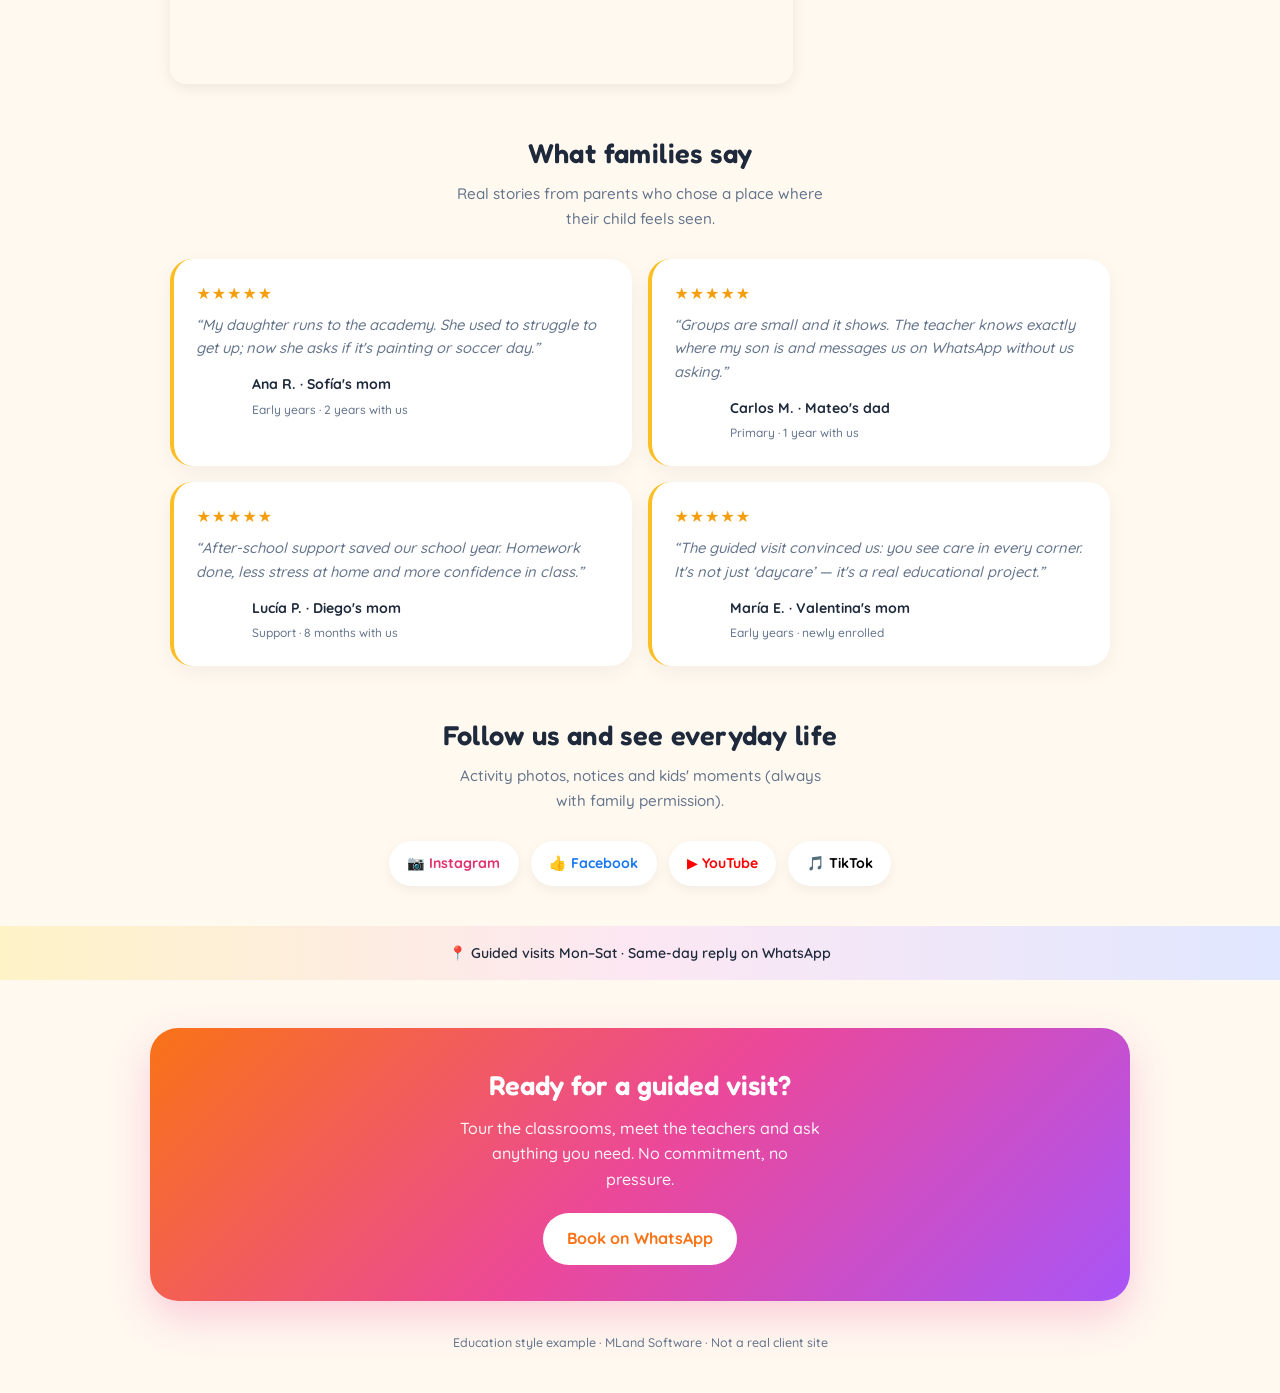
<file: demos/educacion.html>
<!DOCTYPE html>
<html lang="es">
<head>
<meta charset="UTF-8">
<meta name="viewport" content="width=device-width,initial-scale=1">
<title>Demo · Educación | MLand Software</title>
<meta name="robots" content="noindex,follow">
<link href="https://fonts.googleapis.com/css2?family=Fredoka:wght@400;500;600&family=Quicksand:wght@400;500;600;700&display=swap" rel="stylesheet">
<style>
:root{
  --sky:#3b82f6;--sun:#fbbf24;--coral:#f97316;--mint:#10b981;--grape:#a855f7;
  --pink:#ec4899;--ink:#1e293b;--muted:#64748b;--bg:#fff9f0;--white:#fff;
}
*{box-sizing:border-box;margin:0;padding:0}
body{font-family:Quicksand,system-ui,sans-serif;background:var(--bg);color:var(--ink);line-height:1.6;font-weight:500}
a{color:inherit;text-decoration:none}
img{max-width:100%;display:block}
.mland-note{background:linear-gradient(90deg,var(--sky),var(--grape),var(--coral));color:#fff;font-size:.75rem;text-align:center;padding:.55rem 1rem;font-weight:600;display:flex;flex-wrap:wrap;gap:.35rem;justify-content:center;align-items:center}
.mland-note a{color:#fff;text-decoration:underline}
.lang-switch{display:inline-flex;border:1.5px solid rgba(255,255,255,.5);border-radius:999px;overflow:hidden;font-size:.72rem;font-weight:700}
.lang-btn{border:0;background:transparent;color:#fff;padding:.28rem .55rem;cursor:pointer;font:inherit;opacity:.7}
.lang-btn.active{opacity:1;background:rgba(255,255,255,.25)}
.top{display:flex;justify-content:space-between;align-items:center;padding:1rem 1.25rem;background:#fff;box-shadow:0 2px 12px rgba(0,0,0,.06);gap:.75rem;flex-wrap:wrap;position:sticky;top:0;z-index:40}
.logo{font-family:Fredoka,sans-serif;font-weight:600;font-size:1.25rem}
.logo .c{color:var(--coral)}.logo .s{color:var(--sky)}.logo .m{color:var(--mint)}
.nav-mini{display:none;gap:1rem;font-size:.85rem;font-weight:600;color:var(--muted)}
@media(min-width:720px){.nav-mini{display:flex}}
.nav-mini a:hover{color:var(--sky)}
.wa{background:var(--coral);color:#fff;font-weight:700;font-size:.8rem;padding:.55rem 1rem;border-radius:999px}
.hero{
  position:relative;min-height:78vh;display:flex;align-items:flex-end;
  background:linear-gradient(to top,rgba(15,23,42,.72) 0%,rgba(15,23,42,.25) 45%,transparent 100%),
    url("https://images.unsplash.com/photo-1503454537195-1dcabb73ffb9?w=1600&q=80") center/cover no-repeat;
  color:#fff;padding:0 1.25rem 3rem;
}
.hero-inner{max-width:720px;margin:0 auto;width:100%;text-align:center}
.badge{display:inline-block;background:rgba(16,185,129,.95);color:#fff;font-weight:700;font-size:.78rem;padding:.4rem 1rem;border-radius:999px;margin-bottom:1rem;box-shadow:0 4px 14px rgba(16,185,129,.35)}
.hero h1{font-family:Fredoka,sans-serif;font-size:clamp(1.85rem,5.5vw,2.85rem);font-weight:600;line-height:1.2;margin-bottom:.75rem;letter-spacing:.015em;text-shadow:0 2px 20px rgba(0,0,0,.25)}
.hero h1 .c1{color:#93c5fd}.hero h1 .c2{color:#fdba74}.hero h1 .c3{color:#e9d5ff}
.hero p{font-size:1.05rem;opacity:.95;max-width:38ch;margin:0 auto 1.5rem}
.hero-actions{display:flex;flex-wrap:wrap;gap:.65rem;justify-content:center}
.cta{display:inline-block;background:var(--sky);color:#fff;font-weight:700;padding:.8rem 1.5rem;border-radius:999px;box-shadow:0 6px 20px rgba(59,130,246,.4)}
.cta.alt{background:rgba(255,255,255,.18);border:2px solid rgba(255,255,255,.6);box-shadow:none}
.stats{display:flex;flex-wrap:wrap;justify-content:center;gap:.85rem;padding:0 1.25rem;margin-top:-2rem;position:relative;z-index:5}
.stat{background:#fff;border-radius:22px;padding:1.15rem 1.35rem;min-width:118px;text-align:center;box-shadow:0 10px 30px rgba(0,0,0,.08)}
.stat .n{font-family:Fredoka,sans-serif;font-size:1.65rem;font-weight:600}
.stat:nth-child(1) .n{color:var(--sky)}.stat:nth-child(2) .n{color:var(--coral)}.stat:nth-child(3) .n{color:var(--mint)}.stat:nth-child(4) .n{color:var(--grape)}
.stat .l{font-size:.72rem;font-weight:600;color:var(--muted);margin-top:.15rem}
.sec{max-width:980px;margin:0 auto;padding:3rem 1.25rem 0}
.sec h2{font-family:Fredoka,sans-serif;font-size:clamp(1.35rem,3vw,1.7rem);font-weight:600;text-align:center;margin-bottom:.4rem;letter-spacing:.015em}
.sec .sub{text-align:center;color:var(--muted);font-size:.95rem;margin-bottom:1.75rem;max-width:42ch;margin-left:auto;margin-right:auto}
.about-grid{display:grid;grid-template-columns:1fr 1fr;gap:1rem}
@media(max-width:640px){.about-grid{grid-template-columns:1fr}}
.about-card{background:#fff;border-radius:22px;overflow:hidden;box-shadow:0 6px 22px rgba(0,0,0,.05);display:flex;flex-direction:column}
.about-card .ph{height:160px;background-size:cover;background-position:center}
.about-card .body{padding:1.15rem 1.25rem 1.35rem}
.about-card h3{font-family:Fredoka,sans-serif;font-size:1.05rem;font-weight:600;margin-bottom:.35rem}
.about-card p{font-size:.88rem;color:var(--muted)}
.levels{display:grid;gap:1.15rem}
.level{display:grid;grid-template-columns:140px 1fr;gap:1.15rem;background:#fff;border-radius:22px;overflow:hidden;box-shadow:0 6px 22px rgba(0,0,0,.05);align-items:stretch}
@media(max-width:560px){.level{grid-template-columns:1fr}.level .ph{height:160px}}
.level .ph{min-height:140px;background-size:cover;background-position:center}
.level .body{padding:1.2rem 1.25rem 1.3rem}
.level .tag{display:inline-block;font-size:.7rem;font-weight:700;padding:.25rem .65rem;border-radius:999px;margin-bottom:.45rem}
.level:nth-child(1) .tag{background:#dbeafe;color:var(--sky)}
.level:nth-child(2) .tag{background:#ffedd5;color:var(--coral)}
.level:nth-child(3) .tag{background:#d1fae5;color:var(--mint)}
.level h3{font-family:Fredoka,sans-serif;font-size:1.15rem;font-weight:600;margin-bottom:.3rem}
.level p{font-size:.88rem;color:var(--muted);margin-bottom:.5rem}
.level ul{list-style:none;font-size:.82rem;color:var(--ink)}
.level ul li{padding:.15rem 0;padding-left:1.1rem;position:relative}
.level ul li::before{content:"✓";position:absolute;left:0;color:var(--mint);font-weight:700}
.day{background:#fff;border-radius:24px;padding:1.5rem 1.35rem;box-shadow:0 6px 22px rgba(0,0,0,.05)}
.day-item{display:grid;grid-template-columns:70px 1fr;gap:1rem;padding:1rem 0;border-bottom:1px dashed #e2e8f0}
.day-item:last-child{border-bottom:0;padding-bottom:0}
.day-item:first-child{padding-top:0}
.day-item .time{font-family:Fredoka,sans-serif;font-weight:600;font-size:.95rem;color:var(--sky)}
.day-item h4{font-size:.95rem;font-weight:700;margin-bottom:.15rem}
.day-item p{font-size:.82rem;color:var(--muted)}
.extras{display:grid;grid-template-columns:repeat(auto-fill,minmax(200px,1fr));gap:1rem}
.extra{border-radius:20px;overflow:hidden;position:relative;min-height:200px;box-shadow:0 8px 24px rgba(0,0,0,.1)}
.extra .ph{position:absolute;inset:0;background-size:cover;background-position:center}
.extra .shade{position:absolute;inset:0;background:linear-gradient(to top,rgba(0,0,0,.75),rgba(0,0,0,.15))}
.extra .txt{position:relative;z-index:2;padding:1.15rem;height:100%;display:flex;flex-direction:column;justify-content:flex-end;color:#fff}
.extra h3{font-family:Fredoka,sans-serif;font-size:1.1rem;font-weight:600;margin-bottom:.2rem}
.extra p{font-size:.8rem;opacity:.92}
.gallery{display:grid;grid-template-columns:repeat(3,1fr);gap:.65rem}
@media(max-width:600px){.gallery{grid-template-columns:repeat(2,1fr)}}
.gallery .g{border-radius:16px;overflow:hidden;aspect-ratio:1;background-size:cover;background-position:center;box-shadow:0 4px 16px rgba(0,0,0,.08)}
.gallery .g.wide{grid-column:span 2;aspect-ratio:2/1}
@media(max-width:600px){.gallery .g.wide{grid-column:span 2}}
.quotes{display:grid;gap:1rem}
@media(min-width:700px){.quotes{grid-template-columns:1fr 1fr}}
.quote{background:#fff;border-radius:22px;padding:1.35rem 1.4rem;box-shadow:0 6px 22px rgba(0,0,0,.05);border-left:4px solid var(--sun)}
.quote .stars{color:#f59e0b;margin-bottom:.4rem;letter-spacing:1px}
.quote p{font-size:.92rem;color:var(--muted);margin-bottom:.85rem;font-style:italic}
.quote .who{display:flex;align-items:center;gap:.75rem}
.quote .av{width:44px;height:44px;border-radius:50%;background-size:cover;background-position:center}
.quote strong{font-size:.88rem;display:block}
.quote span{font-size:.75rem;color:var(--muted)}
.social{display:flex;flex-wrap:wrap;gap:.75rem;justify-content:center}
.soc{display:inline-flex;align-items:center;gap:.45rem;background:#fff;padding:.7rem 1.15rem;border-radius:999px;font-weight:700;font-size:.88rem;box-shadow:0 4px 14px rgba(0,0,0,.06)}
.soc.ig{color:#e1306c}.soc.fb{color:#1877f2}.soc.yt{color:#ff0000}.soc.tt{color:#000}
.enroll{
  margin:3rem 1.25rem 0;max-width:980px;margin-left:auto;margin-right:auto;
  background:linear-gradient(135deg,var(--coral),var(--pink),var(--grape));
  border-radius:28px;padding:2.25rem 1.5rem;text-align:center;color:#fff;
  box-shadow:0 16px 40px rgba(236,72,153,.25);
}
.enroll h2{font-family:Fredoka,sans-serif;font-size:clamp(1.3rem,3vw,1.7rem);font-weight:600;margin-bottom:.5rem}
.enroll p{opacity:.95;margin-bottom:1.25rem;max-width:36ch;margin-left:auto;margin-right:auto}
.enroll a{display:inline-block;background:#fff;color:var(--coral);font-weight:700;padding:.85rem 1.5rem;border-radius:999px}
footer{text-align:center;padding:2rem 1rem 2.5rem;font-size:.78rem;color:var(--muted)}
.float-wa{position:fixed;bottom:1.2rem;right:1.2rem;z-index:50;width:56px;height:56px;border-radius:50%;background:#25D366;color:#fff;display:flex;align-items:center;justify-content:center;font-size:1.5rem;box-shadow:0 8px 24px rgba(37,211,102,.45)}
.ribbon{background:linear-gradient(90deg,#fef3c7,#fce7f3,#e0e7ff);padding:1rem 1.25rem;text-align:center;font-size:.88rem;font-weight:600;color:var(--ink);margin-top:2.5rem}
</style>
</head>
<body>

<div class="mland-note">
  <span data-es="Demo de estilo · MLand Software" data-en="Style demo · MLand Software">Demo de estilo · MLand Software</span> ·
  <a href="/#demos" data-es="Volver al portafolio" data-en="Back to portfolio">Volver al portafolio</a> ·
  <a href="https://wa.me/593978868363?text=Hola%2C%20quiero%20web%20estilo%20educacion" data-es="Pedir este estilo" data-en="Request this style">Pedir este estilo</a> ·
  <span class="lang-switch">
    <button type="button" class="lang-btn active" data-set-lang="es">ES</button>
    <button type="button" class="lang-btn" data-set-lang="en">EN</button>
  </span>
</div>

<header class="top">
  <div class="logo">Kids<span class="s">.</span>Color<span class="m">.</span><span class="c">Academy</span></div>
  <nav class="nav-mini">
    <a href="#nosotros" data-es="Nosotros" data-en="About">Nosotros</a>
    <a href="#niveles" data-es="Niveles" data-en="Levels">Niveles</a>
    <a href="#dia" data-es="Un día" data-en="A day">Un día</a>
    <a href="#extras" data-es="Extras" data-en="Extras">Extras</a>
    <a href="#galeria" data-es="Galería" data-en="Gallery">Galería</a>
  </nav>
  <a class="wa" href="https://wa.me/593978868363?text=matricula" data-es="Matricular" data-en="Enroll">Matricular</a>
</header>

<section class="hero">
  <div class="hero-inner">
    <span class="badge" data-es="✨ Matrículas abiertas 2026" data-en="✨ Enrollment open 2026">✨ Matrículas abiertas 2026</span>
    <h1>Donde aprender es <span class="c1">jugar</span>, <span class="c2">crear</span> y <span class="c3">crecer</span></h1>
    <p data-es="Aulas alegres, docentes cercanos y un día lleno de descubrimiento. Pensado para que cada niño quiera volver mañana." data-en="Bright classrooms, caring teachers and a day full of discovery. Built so every child wants to come back tomorrow.">Aulas alegres, docentes cercanos y un día lleno de descubrimiento. Pensado para que cada niño quiera volver mañana.</p>
    <div class="hero-actions">
      <a class="cta" href="https://wa.me/593978868363?text=visita" data-es="Agendar visita guiada" data-en="Book a guided visit">Agendar visita guiada</a>
      <a class="cta alt" href="#niveles" data-es="Ver niveles" data-en="See levels">Ver niveles</a>
    </div>
  </div>
</section>

<div class="stats">
  <div class="stat"><div class="n">15+</div><div class="l" data-es="Años de experiencia" data-en="Years of experience">Años de experiencia</div></div>
  <div class="stat"><div class="n">180</div><div class="l" data-es="Estudiantes" data-en="Students">Estudiantes</div></div>
  <div class="stat"><div class="n">12</div><div class="l" data-es="Docentes" data-en="Teachers">Docentes</div></div>
  <div class="stat"><div class="n">8</div><div class="l" data-es="Extracurriculares" data-en="Extracurriculars">Extracurriculares</div></div>
</div>

<section class="sec" id="nosotros">
  <h2 data-es="¿Cómo es nuestra institución?" data-en="What is our school like?">¿Cómo es nuestra institución?</h2>
  <p class="sub" data-es="Todo diseñado para que los niños se sientan seguros, motivados y con ganas de explorar." data-en="Everything designed so kids feel safe, motivated and eager to explore.">Todo diseñado para que los niños se sientan seguros, motivados y con ganas de explorar.</p>
  <div class="about-grid">
    <article class="about-card">
      <div class="ph" style="background-image:url('https://images.unsplash.com/photo-1588072432836-e10032774350?w=800&q=80')"></div>
      <div class="body">
        <h3 data-es="Ambientes coloridos" data-en="Colorful spaces">Ambientes coloridos</h3>
        <p data-es="Aulas luminosas, rincones de lectura y zonas de juego donde el color invita a explorar sin miedo a equivocarse." data-en="Bright classrooms, reading corners and play areas where color invites exploration without fear of mistakes.">Aulas luminosas, rincones de lectura y zonas de juego donde el color invita a explorar sin miedo a equivocarse.</p>
      </div>
    </article>
    <article class="about-card">
      <div class="ph" style="background-image:url('https://images.unsplash.com/photo-1509062522246-3755977927d7?w=800&q=80')"></div>
      <div class="body">
        <h3 data-es="Docentes cercanos" data-en="Caring teachers">Docentes cercanos</h3>
        <p data-es="Grupos reducidos. Cada niño es acompañado de cerca en su ritmo de aprendizaje, con comunicación constante a las familias." data-en="Small groups. Every child is supported at their own pace, with ongoing communication to families.">Grupos reducidos. Cada niño es acompañado de cerca en su ritmo de aprendizaje, con comunicación constante a las familias.</p>
      </div>
    </article>
    <article class="about-card">
      <div class="ph" style="background-image:url('https://images.unsplash.com/photo-1485546246426-74dc88dec4d9?w=800&q=80')"></div>
      <div class="body">
        <h3 data-es="Aprendizaje activo" data-en="Active learning">Aprendizaje activo</h3>
        <p data-es="Proyectos, experimentos y juegos que conectan lo que ven en clase con la vida real: ciencia, arte y movimiento todos los días." data-en="Projects, experiments and games that connect classroom learning to real life: science, art and movement every day.">Proyectos, experimentos y juegos que conectan lo que ven en clase con la vida real: ciencia, arte y movimiento todos los días.</p>
      </div>
    </article>
    <article class="about-card">
      <div class="ph" style="background-image:url('https://images.unsplash.com/photo-1476703993599-0035a21b17a9?w=800&q=80')"></div>
      <div class="body">
        <h3 data-es="Familias informadas" data-en="Informed families">Familias informadas</h3>
        <p data-es="Actualizaciones por WhatsApp, fotos de actividades (con permiso) y reuniones claras sobre el progreso de cada hijo." data-en="WhatsApp updates, activity photos (with permission) and clear meetings about each child's progress.">Actualizaciones por WhatsApp, fotos de actividades (con permiso) y reuniones claras sobre el progreso de cada hijo.</p>
      </div>
    </article>
  </div>
</section>

<section class="sec" id="niveles">
  <h2 data-es="Niveles que ofrecemos" data-en="Levels we offer">Niveles que ofrecemos</h2>
  <p class="sub" data-es="Desde los primeros pasos hasta el refuerzo escolar, con un hilo conductor: curiosidad y confianza." data-en="From first steps to school support, with one thread: curiosity and confidence.">Desde los primeros pasos hasta el refuerzo escolar, con un hilo conductor: curiosidad y confianza.</p>
  <div class="levels">
    <article class="level">
      <div class="ph" style="background-image:url('https://images.unsplash.com/photo-1503454537195-1dcabb73ffb9?w=600&q=80')"></div>
      <div class="body">
        <span class="tag" data-es="3–5 años" data-en="Ages 3–5">3–5 años</span>
        <h3 data-es="Inicial / Preescolar" data-en="Early years / Preschool">Inicial / Preescolar</h3>
        <p data-es="Juego guiado, motricidad, primeros números y letras, y hábitos de convivencia en un ambiente cálido." data-en="Guided play, motor skills, early numbers and letters, and social habits in a warm environment.">Juego guiado, motricidad, primeros números y letras, y hábitos de convivencia en un ambiente cálido.</p>
        <ul>
          <li data-es="Jornada completa o media jornada" data-en="Full or half day">Jornada completa o media jornada</li>
          <li data-es="Materiales incluidos" data-en="Materials included">Materiales incluidos</li>
          <li data-es="Informes mensuales a familias" data-en="Monthly reports to families">Informes mensuales a familias</li>
        </ul>
      </div>
    </article>
    <article class="level">
      <div class="ph" style="background-image:url('https://images.unsplash.com/photo-1497633762265-9d179a990aa6?w=600&q=80')"></div>
      <div class="body">
        <span class="tag" data-es="6–11 años" data-en="Ages 6–11">6–11 años</span>
        <h3 data-es="Primaria" data-en="Primary">Primaria</h3>
        <p data-es="Lectura, escritura, matemáticas y proyectos interdisciplinarios. Grupos pequeños para que nadie se quede atrás." data-en="Reading, writing, math and interdisciplinary projects. Small groups so no one is left behind.">Lectura, escritura, matemáticas y proyectos interdisciplinarios. Grupos pequeños para que nadie se quede atrás.</p>
        <ul>
          <li data-es="Inglés reforzado" data-en="Reinforced English">Inglés reforzado</li>
          <li data-es="Ciencia y tecnología semanal" data-en="Weekly science &amp; tech">Ciencia y tecnología semanal</li>
          <li data-es="Tutoría personalizada" data-en="Personalized tutoring">Tutoría personalizada</li>
        </ul>
      </div>
    </article>
    <article class="level">
      <div class="ph" style="background-image:url('https://images.unsplash.com/photo-1434030216411-0b793f4b4173?w=600&q=80')"></div>
      <div class="body">
        <span class="tag" data-es="Refuerzo" data-en="Support">Refuerzo</span>
        <h3 data-es="Apoyo escolar y tareas" data-en="Homework &amp; school support">Apoyo escolar y tareas</h3>
        <p data-es="Espacio después de clase para reforzar, terminar deberes y ganar confianza antes del colegio del día siguiente." data-en="After-school space to reinforce, finish homework and build confidence for the next school day.">Espacio después de clase para reforzar, terminar deberes y ganar confianza antes del colegio del día siguiente.</p>
        <ul>
          <li data-es="Lunes a viernes · horarios flexibles" data-en="Mon–Fri · flexible hours">Lunes a viernes · horarios flexibles</li>
          <li data-es="Seguimiento con el colegio" data-en="Follow-up with the school">Seguimiento con el colegio</li>
          <li data-es="Grupos por nivel" data-en="Groups by level">Grupos por nivel</li>
        </ul>
      </div>
    </article>
  </div>
</section>

<section class="sec" id="dia">
  <h2 data-es="Un día en la academia" data-en="A day at the academy">Un día en la academia</h2>
  <p class="sub" data-es="Ritmo claro, pausas activas y mucho movimiento. Así se ve una mañana típica." data-en="Clear rhythm, active breaks and lots of movement. Here's a typical morning.">Ritmo claro, pausas activas y mucho movimiento. Así se ve una mañana típica.</p>
  <div class="day">
    <div class="day-item"><div class="time">07:30</div><div><h4 data-es="Llegada y bienvenida" data-en="Arrival &amp; welcome">Llegada y bienvenida</h4><p data-es="Los niños entran, saludan y eligen un rincón de juego libre mientras llegan todos." data-en="Kids arrive, say hello and choose a free-play corner while everyone gathers.">Los niños entran, saludan y eligen un rincón de juego libre mientras llegan todos.</p></div></div>
    <div class="day-item"><div class="time">08:00</div><div><h4 data-es="Círculo de la mañana" data-en="Morning circle">Círculo de la mañana</h4><p data-es="Canciones, clima, calendario y el plan del día. Cada uno tiene voz." data-en="Songs, weather, calendar and the day's plan. Everyone has a voice.">Canciones, clima, calendario y el plan del día. Cada uno tiene voz.</p></div></div>
    <div class="day-item"><div class="time">08:30</div><div><h4 data-es="Bloque de aprendizaje" data-en="Learning block">Bloque de aprendizaje</h4><p data-es="Lectura, números o proyecto según el nivel. Actividad corta, concreta y con materiales." data-en="Reading, numbers or project by level. Short, concrete activity with materials.">Lectura, números o proyecto según el nivel. Actividad corta, concreta y con materiales.</p></div></div>
    <div class="day-item"><div class="time">10:00</div><div><h4 data-es="Snack y patio" data-en="Snack &amp; playground">Snack y patio</h4><p data-es="Comer juntos, correr y volver con energía. El movimiento es parte del aprendizaje." data-en="Eat together, run and come back with energy. Movement is part of learning.">Comer juntos, correr y volver con energía. El movimiento es parte del aprendizaje.</p></div></div>
    <div class="day-item"><div class="time">10:40</div><div><h4 data-es="Arte, ciencia o música" data-en="Art, science or music">Arte, ciencia o música</h4><p data-es="Talleres rotativos: pintar, experimentar, cantar. Lo importante es probar." data-en="Rotating workshops: paint, experiment, sing. The point is to try.">Talleres rotativos: pintar, experimentar, cantar. Lo importante es probar.</p></div></div>
    <div class="day-item"><div class="time">12:00</div><div><h4 data-es="Cierre y despedida" data-en="Closing &amp; goodbye">Cierre y despedida</h4><p data-es="Recuento del día, mensaje a casa y abrazos. Listos para volver mañana." data-en="Day recap, message home and hugs. Ready to come back tomorrow.">Recuento del día, mensaje a casa y abrazos. Listos para volver mañana.</p></div></div>
  </div>
</section>

<section class="sec" id="extras">
  <h2 data-es="Extracurriculares con alma" data-en="Extracurriculars with heart">Extracurriculares con alma</h2>
  <p class="sub" data-es="Porque el aprendizaje también pasa por el cuerpo, la música y la imaginación." data-en="Because learning also happens through movement, music and imagination.">Porque el aprendizaje también pasa por el cuerpo, la música y la imaginación.</p>
  <div class="extras">
    <article class="extra"><div class="ph" style="background-image:url('https://images.unsplash.com/photo-1431324155629-1a6deb1dec8d?w=700&q=80')"></div><div class="shade"></div><div class="txt"><h3 data-es="Fútbol" data-en="Soccer">Fútbol</h3><p data-es="Mar y Jue · 16:00" data-en="Tue &amp; Thu · 4:00 pm">Mar y Jue · 16:00</p></div></article>
    <article class="extra"><div class="ph" style="background-image:url('https://images.unsplash.com/photo-1513364776144-60967b0f800f?w=700&q=80')"></div><div class="shade"></div><div class="txt"><h3 data-es="Arte y pintura" data-en="Art &amp; painting">Arte y pintura</h3><p data-es="Miércoles · 15:30" data-en="Wed · 3:30 pm">Miércoles · 15:30</p></div></article>
    <article class="extra"><div class="ph" style="background-image:url('https://images.unsplash.com/photo-1518611012118-696072aa579a?w=700&q=80')"></div><div class="shade"></div><div class="txt"><h3 data-es="Danza" data-en="Dance">Danza</h3><p data-es="Lun y Vie · 16:00" data-en="Mon &amp; Fri · 4:00 pm">Lun y Vie · 16:00</p></div></article>
    <article class="extra"><div class="ph" style="background-image:url('https://images.unsplash.com/photo-1511379938547-c1f69419868d?w=700&q=80')"></div><div class="shade"></div><div class="txt"><h3 data-es="Música" data-en="Music">Música</h3><p data-es="Jueves · 15:00" data-en="Thu · 3:00 pm">Jueves · 15:00</p></div></article>
    <article class="extra"><div class="ph" style="background-image:url('https://images.unsplash.com/photo-1485827404703-89b55fcc595e?w=700&q=80')"></div><div class="shade"></div><div class="txt"><h3 data-es="Robótica" data-en="Robotics">Robótica</h3><p data-es="Sábados · 10:00" data-en="Sat · 10:00 am">Sábados · 10:00</p></div></article>
    <article class="extra"><div class="ph" style="background-image:url('https://images.unsplash.com/photo-1456513080880-7d36c172016b?w=700&q=80')"></div><div class="shade"></div><div class="txt"><h3 data-es="Club de lectura" data-en="Reading club">Club de lectura</h3><p data-es="Viernes · 15:00" data-en="Fri · 3:00 pm">Viernes · 15:00</p></div></article>
  </div>
</section>

<section class="sec" id="galeria">
  <h2 data-es="La academia en fotos" data-en="The academy in photos">La academia en fotos</h2>
  <p class="sub" data-es="Rincones, patio, talleres y momentos del día a día (con permiso de las familias)." data-en="Corners, playground, workshops and everyday moments (with family permission).">Rincones, patio, talleres y momentos del día a día (con permiso de las familias).</p>
  <div class="gallery">
    <div class="g wide" style="background-image:url('https://images.unsplash.com/photo-1588075592446-265fd1e6e76f?w=1200&q=80')"></div>
    <div class="g" style="background-image:url('https://images.unsplash.com/photo-1503676260728-1c00da094a0b?w=600&q=80')"></div>
    <div class="g" style="background-image:url('https://images.unsplash.com/photo-1544716278-ca5e3f4abd8c?w=600&q=80')"></div>
    <div class="g" style="background-image:url('https://images.unsplash.com/photo-1587654780291-39c9404d746b?w=600&q=80')"></div>
    <div class="g wide" style="background-image:url('https://images.unsplash.com/photo-1567057419565-61500b9a4a0a?w=1200&q=80')"></div>
  </div>
</section>

<section class="sec">
  <h2 data-es="Lo que dicen las familias" data-en="What families say">Lo que dicen las familias</h2>
  <p class="sub" data-es="Historias reales de papás y mamás que eligieron un lugar donde su hijo se siente visto." data-en="Real stories from parents who chose a place where their child feels seen.">Historias reales de papás y mamás que eligieron un lugar donde su hijo se siente visto.</p>
  <div class="quotes">
    <article class="quote">
      <div class="stars">★★★★★</div>
      <p data-es="“Mi hija sale corriendo a la academia. Antes le costaba levantarse; ahora pregunta si es día de pintura o de fútbol.”" data-en="“My daughter runs to the academy. She used to struggle to get up; now she asks if it's painting or soccer day.”">“Mi hija sale corriendo a la academia. Antes le costaba levantarse; ahora pregunta si es día de pintura o de fútbol.”</p>
      <div class="who"><div class="av" style="background-image:url('https://images.unsplash.com/photo-1494790108377-be9c29b29330?w=120&q=80')"></div><div><strong data-es="Ana R. · Mamá de Sofía" data-en="Ana R. · Sofía's mom">Ana R. · Mamá de Sofía</strong><span data-es="Inicial · 2 años con nosotros" data-en="Early years · 2 years with us">Inicial · 2 años con nosotros</span></div></div>
    </article>
    <article class="quote">
      <div class="stars">★★★★★</div>
      <p data-es="“Los grupos son pequeños y eso se nota. El profe sabe exactamente en qué va mi hijo y nos escribe por WhatsApp sin que lo pidamos.”" data-en="“Groups are small and it shows. The teacher knows exactly where my son is and messages us on WhatsApp without us asking.”">“Los grupos son pequeños y eso se nota. El profe sabe exactamente en qué va mi hijo y nos escribe por WhatsApp sin que lo pidamos.”</p>
      <div class="who"><div class="av" style="background-image:url('https://images.unsplash.com/photo-1507003211169-0a1dd7228f2d?w=120&q=80')"></div><div><strong data-es="Carlos M. · Papá de Mateo" data-en="Carlos M. · Mateo's dad">Carlos M. · Papá de Mateo</strong><span data-es="Primaria · 1 año con nosotros" data-en="Primary · 1 year with us">Primaria · 1 año con nosotros</span></div></div>
    </article>
    <article class="quote">
      <div class="stars">★★★★★</div>
      <p data-es="“El refuerzo de la tarde nos salvó el año escolar. Tareas hechas, menos estrés en casa y él más seguro en clase.”" data-en="“After-school support saved our school year. Homework done, less stress at home and more confidence in class.”">“El refuerzo de la tarde nos salvó el año escolar. Tareas hechas, menos estrés en casa y él más seguro en clase.”</p>
      <div class="who"><div class="av" style="background-image:url('https://images.unsplash.com/photo-1438761681033-6461ffad8d80?w=120&q=80')"></div><div><strong data-es="Lucía P. · Mamá de Diego" data-en="Lucía P. · Diego's mom">Lucía P. · Mamá de Diego</strong><span data-es="Refuerzo · 8 meses con nosotros" data-en="Support · 8 months with us">Refuerzo · 8 meses con nosotros</span></div></div>
    </article>
    <article class="quote">
      <div class="stars">★★★★★</div>
      <p data-es="“La visita guiada nos convenció: se ve el cuidado en cada rincón. No es solo ‘una guardería’, es un proyecto educativo de verdad.”" data-en="“The guided visit convinced us: you see care in every corner. It's not just ‘daycare’ — it's a real educational project.”">“La visita guiada nos convenció: se ve el cuidado en cada rincón. No es solo ‘una guardería’, es un proyecto educativo de verdad.”</p>
      <div class="who"><div class="av" style="background-image:url('https://images.unsplash.com/photo-1544005313-94ddf0286df2?w=120&q=80')"></div><div><strong data-es="María E. · Mamá de Valentina" data-en="María E. · Valentina's mom">María E. · Mamá de Valentina</strong><span data-es="Inicial · recién matriculados" data-en="Early years · newly enrolled">Inicial · recién matriculados</span></div></div>
    </article>
  </div>
</section>

<section class="sec">
  <h2 data-es="Síguenos y mira el día a día" data-en="Follow us and see everyday life">Síguenos y mira el día a día</h2>
  <p class="sub" data-es="Fotos de actividades, avisos y momentos de los niños (siempre con permiso de las familias)." data-en="Activity photos, notices and kids' moments (always with family permission).">Fotos de actividades, avisos y momentos de los niños (siempre con permiso de las familias).</p>
  <div class="social">
    <a class="soc ig" href="https://wa.me/593978868363?text=instagram" target="_blank" rel="noopener">📷 Instagram</a>
    <a class="soc fb" href="https://wa.me/593978868363?text=facebook" target="_blank" rel="noopener">👍 Facebook</a>
    <a class="soc yt" href="https://wa.me/593978868363?text=youtube" target="_blank" rel="noopener">▶️ YouTube</a>
    <a class="soc tt" href="https://wa.me/593978868363?text=tiktok" target="_blank" rel="noopener">🎵 TikTok</a>
  </div>
</section>

<div class="ribbon" data-es="📍 Visitas guiadas de lunes a sábado · Respuesta el mismo día por WhatsApp" data-en="📍 Guided visits Mon–Sat · Same-day reply on WhatsApp">📍 Visitas guiadas de lunes a sábado · Respuesta el mismo día por WhatsApp</div>

<div class="enroll" id="matricula">
  <h2 data-es="¿Listo para una visita guiada?" data-en="Ready for a guided visit?">¿Listo para una visita guiada?</h2>
  <p data-es="Recorre las aulas, conoce a los docentes y pregunta todo lo que necesites. Sin compromiso y sin presión." data-en="Tour the classrooms, meet the teachers and ask anything you need. No commitment, no pressure.">Recorre las aulas, conoce a los docentes y pregunta todo lo que necesites. Sin compromiso y sin presión.</p>
  <a href="https://wa.me/593978868363?text=Hola%2C%20quiero%20agendar%20una%20visita%20guiada" data-es="Agendar por WhatsApp" data-en="Book on WhatsApp">Agendar por WhatsApp</a>
</div>

<footer data-es="Ejemplo de estilo educativo · MLand Software · No es un sitio de cliente real" data-en="Education style example · MLand Software · Not a real client site">Ejemplo de estilo educativo · MLand Software · No es un sitio de cliente real</footer>

<a class="float-wa" href="https://wa.me/593978868363?text=Hola%2C%20vengo%20de%20la%20demo%20educacion" aria-label="WhatsApp">💬</a>

<script src="/js/i18n.js"></script>
</body>
</html>
</file>
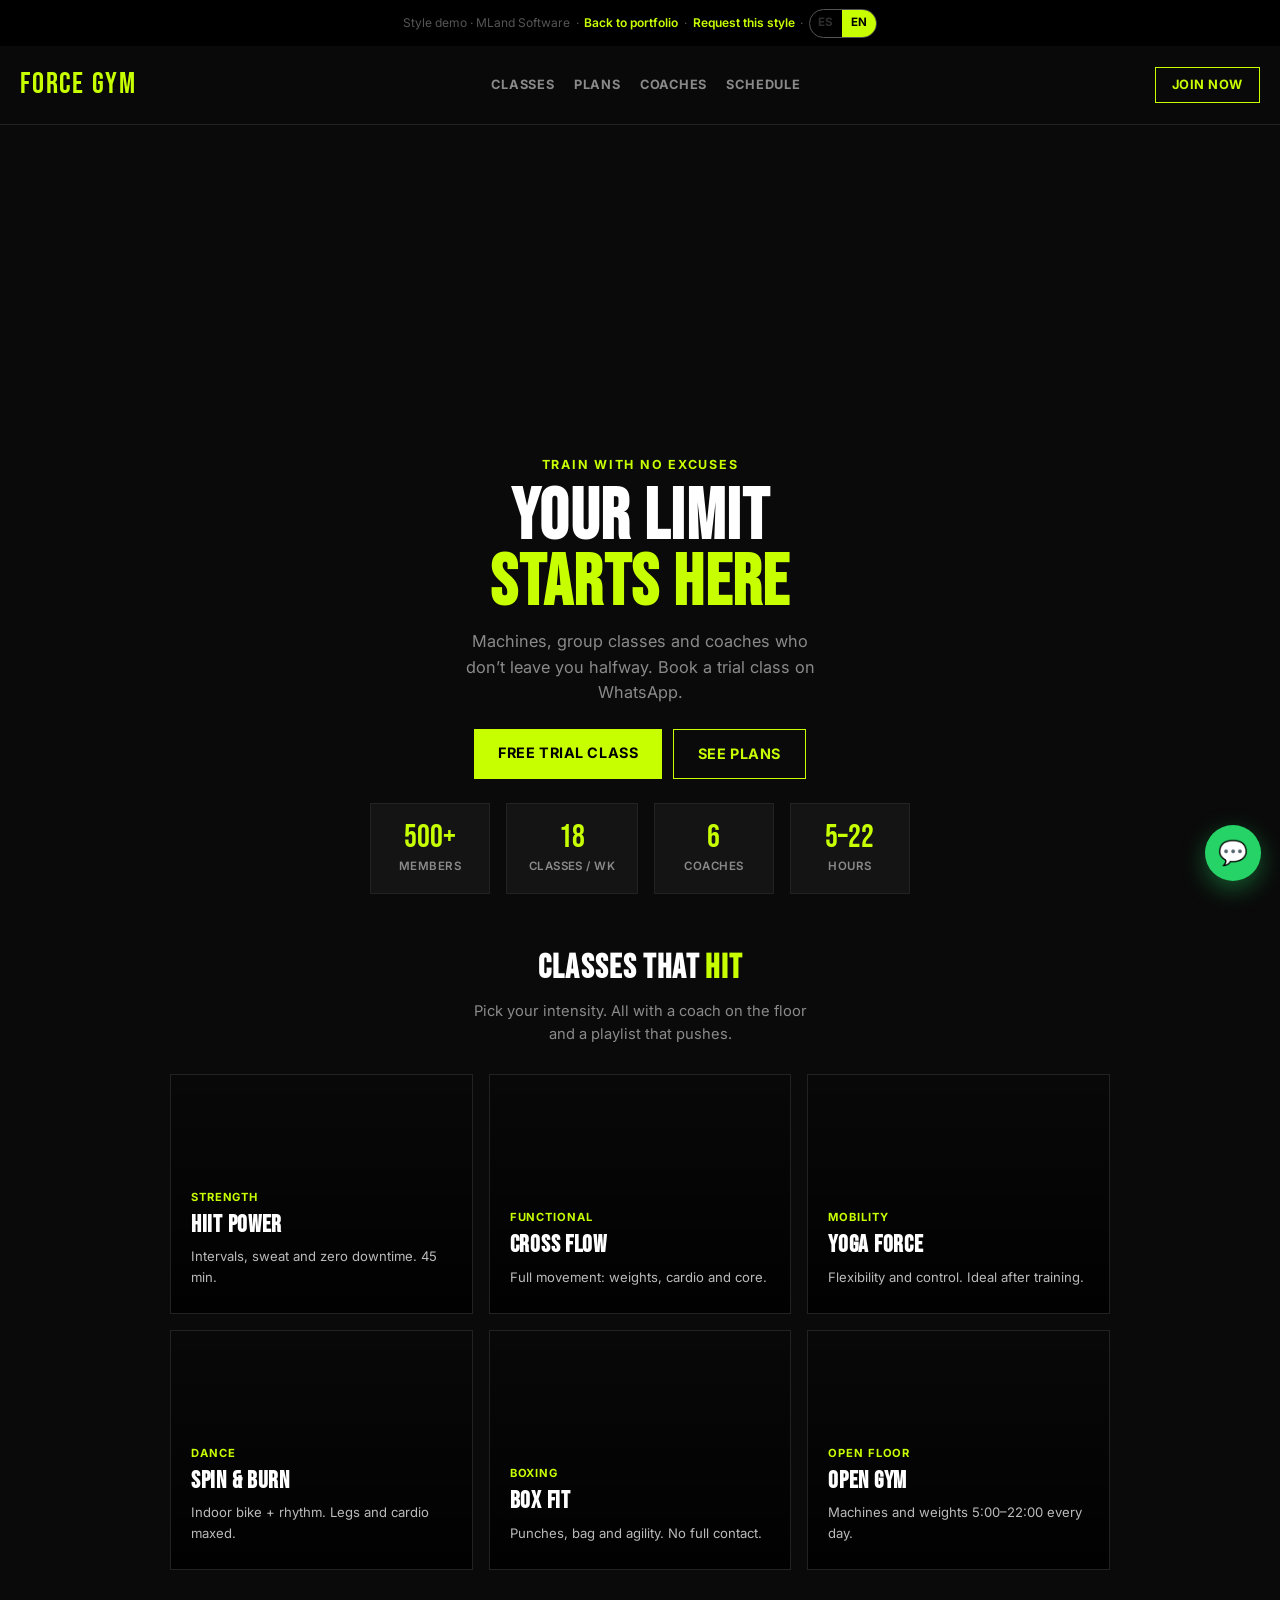
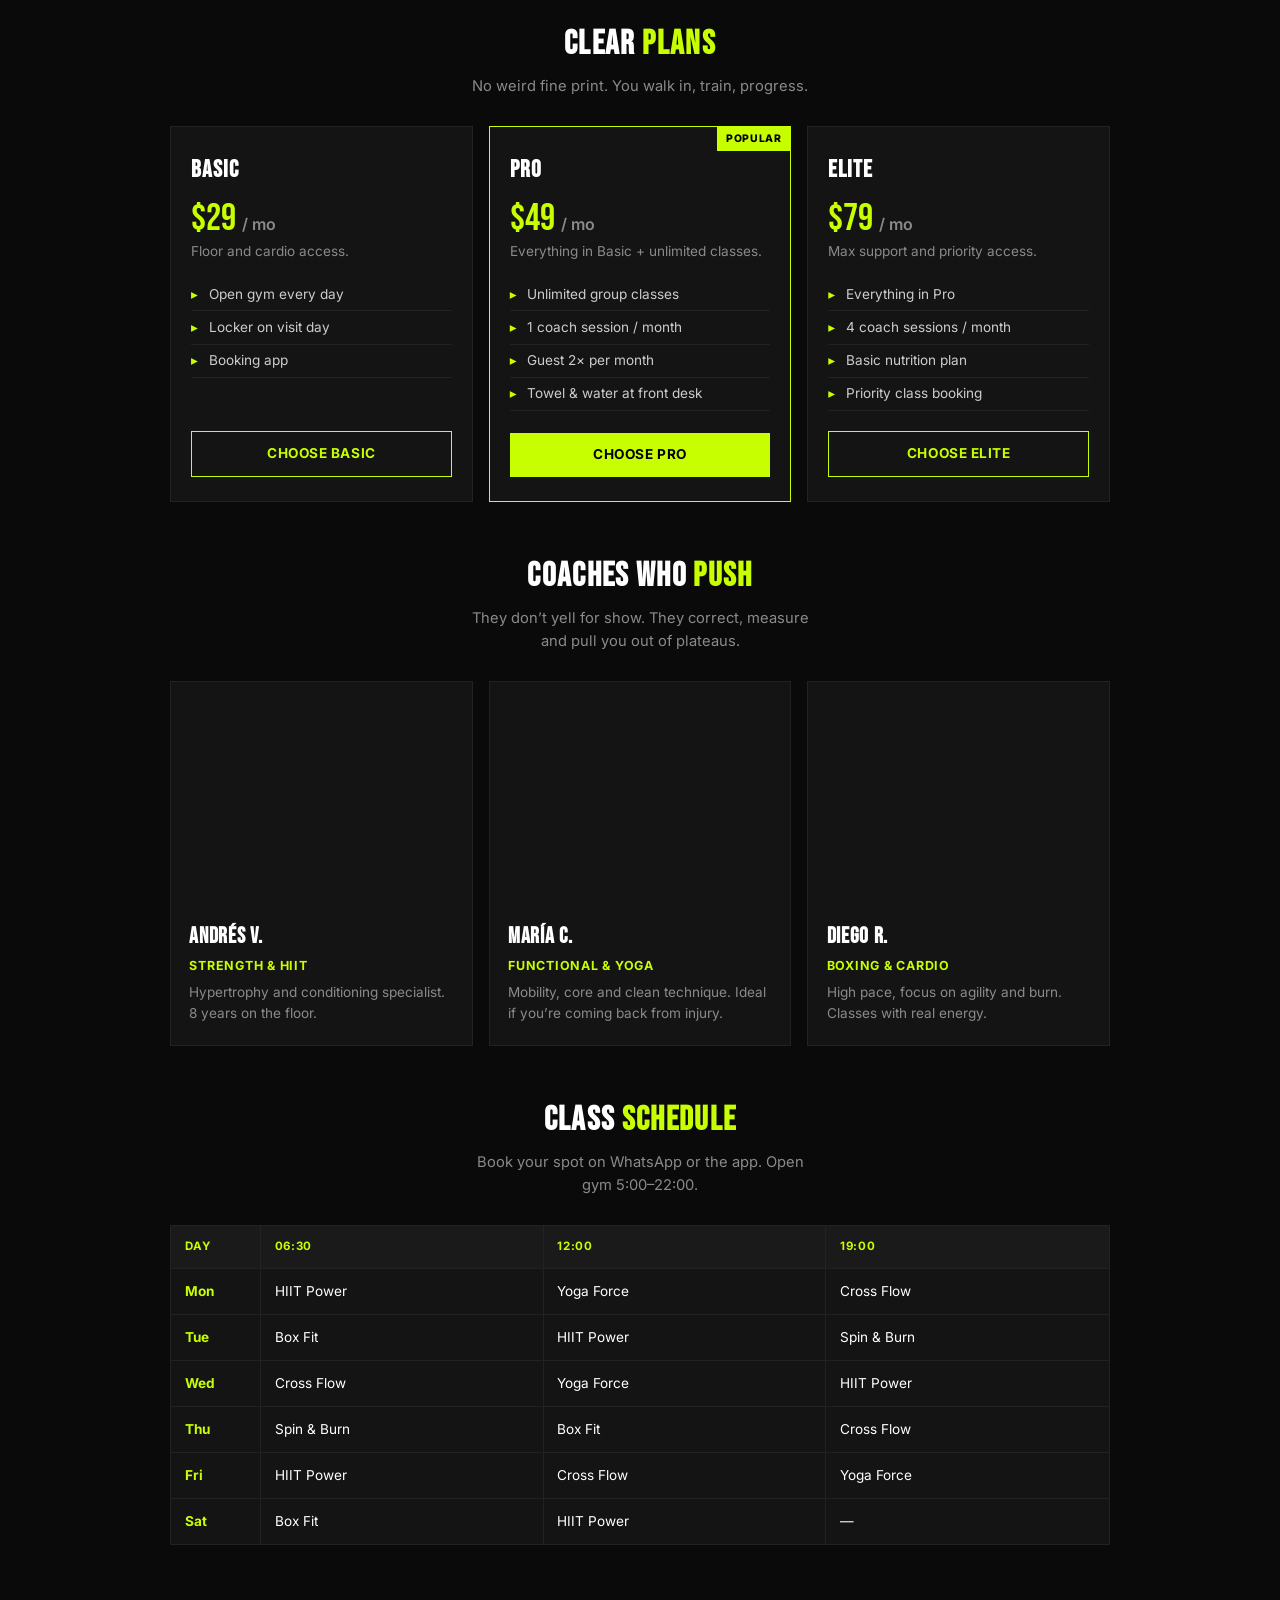
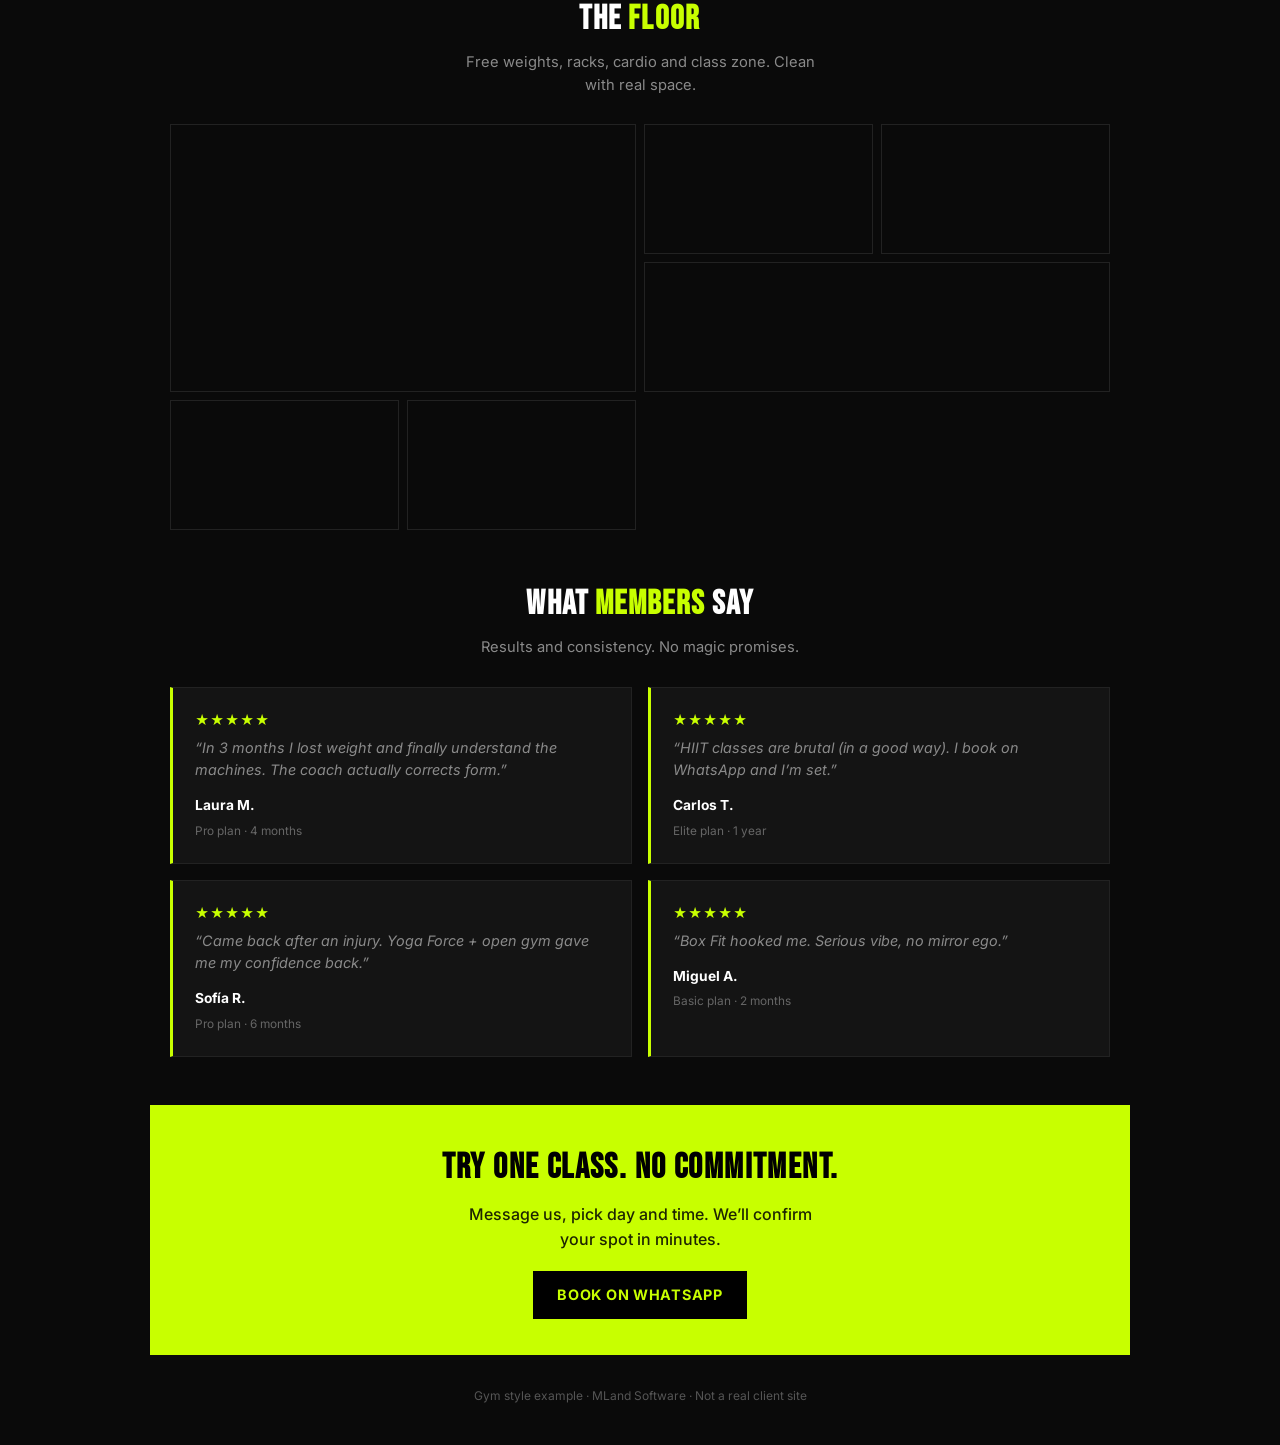
<file: demos/gimnasio.html>
<!DOCTYPE html>
<html lang="es">
<head>
<meta charset="UTF-8">
<meta name="viewport" content="width=device-width,initial-scale=1">
<title>Demo · Gimnasio | MLand Software</title>
<meta name="robots" content="noindex,follow">
<link href="https://fonts.googleapis.com/css2?family=Bebas+Neue&family=Inter:wght@400;500;600;700&display=swap" rel="stylesheet">
<style>
:root{
  --lime:#c8ff00;--bg:#0a0a0a;--card:#141414;--muted:#8a8a8a;
  --line:#222;--soft:#1a1a1a;
}
*{box-sizing:border-box;margin:0;padding:0}
body{font-family:Inter,system-ui,sans-serif;background:var(--bg);color:#fff;line-height:1.55}
a{color:inherit;text-decoration:none}
img{max-width:100%;display:block}
.mland-note{background:#000;color:#555;font-size:.75rem;text-align:center;padding:.55rem 1rem;display:flex;flex-wrap:wrap;gap:.35rem;justify-content:center;align-items:center}
.mland-note a{color:var(--lime);font-weight:600}
.lang-switch{display:inline-flex;border:1.5px solid currentColor;border-radius:999px;overflow:hidden;font-size:.72rem;font-weight:700}
.lang-btn{border:0;background:transparent;color:inherit;padding:.28rem .55rem;cursor:pointer;font:inherit;opacity:.55}
.lang-btn.active{opacity:1;background:var(--lime);color:#000}
.top{display:flex;justify-content:space-between;align-items:center;padding:1rem 1.25rem;border-bottom:1px solid var(--line);position:sticky;top:0;z-index:40;background:rgba(10,10,10,.95);backdrop-filter:blur(8px);gap:.75rem;flex-wrap:wrap}
.logo{font-family:"Bebas Neue",sans-serif;font-size:1.85rem;letter-spacing:.06em;color:var(--lime)}
.nav-mini{display:none;gap:1.2rem;font-size:.8rem;font-weight:700;text-transform:uppercase;letter-spacing:.06em;color:var(--muted)}
@media(min-width:720px){.nav-mini{display:flex}}
.nav-mini a:hover{color:var(--lime)}
.wa{border:1.5px solid var(--lime);color:var(--lime);font-weight:700;padding:.45rem 1rem;font-size:.8rem;text-transform:uppercase;letter-spacing:.04em}
.hero{
  position:relative;min-height:78vh;display:flex;align-items:flex-end;
  background:linear-gradient(to top,rgba(10,10,10,.97) 0%,rgba(10,10,10,.55) 45%,rgba(10,10,10,.25) 100%),
    url("https://images.unsplash.com/photo-1534438327276-14e5300c3a48?w=1600&q=80") center/cover no-repeat;
  padding:0 1.25rem 3rem;
}
.hero-inner{max-width:800px;margin:0 auto;width:100%;text-align:center}
.hero .k{font-size:.78rem;color:var(--lime);font-weight:700;margin-bottom:.65rem;letter-spacing:.14em;text-transform:uppercase}
.hero h1{font-family:"Bebas Neue",sans-serif;font-size:clamp(2.8rem,11vw,4.5rem);line-height:.92;margin-bottom:.75rem;letter-spacing:.02em}
.hero h1 em{font-style:normal;color:var(--lime)}
.hero p{color:var(--muted);max-width:36ch;margin:0 auto 1.5rem;font-size:1.02rem}
.hero-actions{display:flex;flex-wrap:wrap;gap:.65rem;justify-content:center}
.cta{display:inline-block;background:var(--lime);color:#000;font-weight:700;padding:.8rem 1.5rem;font-size:.9rem;text-transform:uppercase;letter-spacing:.04em}
.cta.ghost{background:transparent;border:1.5px solid var(--lime);color:var(--lime)}
.stats{display:flex;justify-content:center;gap:1rem;flex-wrap:wrap;padding:0 1.25rem;margin-top:-1.5rem;position:relative;z-index:5}
.stat{background:var(--card);border:1px solid var(--line);padding:1.1rem 1.35rem;min-width:120px;text-align:center}
.stat .n{font-family:"Bebas Neue",sans-serif;font-size:2rem;color:var(--lime);line-height:1}
.stat .l{font-size:.72rem;color:var(--muted);margin-top:.25rem;font-weight:600;text-transform:uppercase;letter-spacing:.04em}
.sec{max-width:980px;margin:0 auto;padding:3rem 1.25rem 0}
.sec h2{font-family:"Bebas Neue",sans-serif;font-size:clamp(1.6rem,4vw,2.1rem);letter-spacing:.04em;text-align:center;margin-bottom:.35rem}
.sec h2 em{font-style:normal;color:var(--lime)}
.sec .sub{text-align:center;color:var(--muted);font-size:.92rem;margin-bottom:1.75rem;max-width:40ch;margin-left:auto;margin-right:auto}
.classes{display:grid;grid-template-columns:repeat(3,1fr);gap:1rem}
@media(max-width:700px){.classes{grid-template-columns:1fr}}
.cls{position:relative;min-height:240px;overflow:hidden;border:1px solid var(--line)}
.cls .ph{position:absolute;inset:0;background-size:cover;background-position:center}
.cls .shade{position:absolute;inset:0;background:linear-gradient(to top,rgba(0,0,0,.9),rgba(0,0,0,.2))}
.cls .txt{position:relative;z-index:2;height:100%;padding:1.25rem;display:flex;flex-direction:column;justify-content:flex-end}
.cls h3{font-family:"Bebas Neue",sans-serif;font-size:1.5rem;letter-spacing:.03em;margin-bottom:.2rem}
.cls p{font-size:.82rem;color:#bbb;margin-bottom:.35rem}
.cls .tag{font-size:.7rem;font-weight:700;color:var(--lime);text-transform:uppercase;letter-spacing:.08em}
.team{display:grid;grid-template-columns:repeat(3,1fr);gap:1rem}
@media(max-width:700px){.team{grid-template-columns:1fr}}
.doc{background:var(--card);border:1px solid var(--line);overflow:hidden}
.doc .ph{height:220px;background-size:cover;background-position:center top}
.doc .body{padding:1.15rem 1.15rem 1.3rem}
.doc h3{font-family:"Bebas Neue",sans-serif;font-size:1.35rem;letter-spacing:.03em;margin-bottom:.15rem}
.doc .role{font-size:.78rem;font-weight:700;color:var(--lime);text-transform:uppercase;letter-spacing:.06em;margin-bottom:.4rem}
.doc p{font-size:.85rem;color:var(--muted)}
.plans{display:grid;grid-template-columns:repeat(3,1fr);gap:1rem}
@media(max-width:720px){.plans{grid-template-columns:1fr}}
.plan{background:var(--card);border:1px solid var(--line);padding:1.5rem 1.25rem;display:flex;flex-direction:column}
.plan.hot{border-color:var(--lime);position:relative}
.plan.hot::before{content:"POPULAR";position:absolute;top:0;right:0;background:var(--lime);color:#000;font-size:.65rem;font-weight:800;padding:.25rem .55rem;letter-spacing:.06em}
.plan h3{font-family:"Bebas Neue",sans-serif;font-size:1.5rem;letter-spacing:.04em;margin-bottom:.25rem}
.plan .price{font-family:"Bebas Neue",sans-serif;font-size:2.4rem;color:var(--lime);line-height:1;margin:.5rem 0 .15rem}
.plan .price span{font-size:1rem;color:var(--muted);font-family:Inter,sans-serif;font-weight:600}
.plan .desc{font-size:.85rem;color:var(--muted);margin-bottom:1rem}
.plan ul{list-style:none;margin-bottom:1.25rem;flex:1}
.plan li{font-size:.85rem;padding:.35rem 0;border-bottom:1px solid var(--line);color:#ccc;padding-left:1.1rem;position:relative}
.plan li::before{content:"▸";position:absolute;left:0;color:var(--lime)}
.plan a{display:block;text-align:center;background:var(--lime);color:#000;font-weight:700;padding:.7rem 1rem;font-size:.85rem;text-transform:uppercase;letter-spacing:.04em}
.plan:not(.hot) a{background:transparent;border:1.5px solid var(--lime);color:var(--lime)}
.sched{background:var(--card);border:1px solid var(--line);overflow:hidden}
.sched-row{display:grid;grid-template-columns:90px 1fr 1fr 1fr;gap:0;border-bottom:1px solid var(--line);font-size:.85rem}
.sched-row:last-child{border-bottom:0}
.sched-row.head{background:var(--soft);font-weight:700;text-transform:uppercase;letter-spacing:.06em;font-size:.72rem;color:var(--lime)}
.sched-row > div{padding:.75rem .85rem;border-right:1px solid var(--line)}
.sched-row > div:last-child{border-right:0}
.sched-row .day{font-weight:700;color:var(--lime)}
@media(max-width:640px){
  .sched-row{grid-template-columns:70px 1fr}
  .sched-row .hide-m{display:none}
}
.gallery{display:grid;grid-template-columns:repeat(4,1fr);grid-auto-rows:130px;gap:.5rem}
@media(max-width:640px){.gallery{grid-template-columns:1fr 1fr;grid-auto-rows:110px}}
.gallery .g{background-size:cover;background-position:center;border:1px solid var(--line)}
.gallery .g.wide{grid-column:span 2}
.gallery .g.tall{grid-row:span 2}
.quotes{display:grid;gap:1rem}
@media(min-width:700px){.quotes{grid-template-columns:1fr 1fr}}
.quote{background:var(--card);border:1px solid var(--line);padding:1.35rem 1.4rem;border-left:3px solid var(--lime)}
.quote .stars{color:var(--lime);letter-spacing:1px;margin-bottom:.4rem;font-size:.85rem}
.quote p{font-size:.9rem;color:var(--muted);font-style:italic;margin-bottom:.85rem}
.quote strong{font-size:.86rem;display:block}
.quote span{font-size:.74rem;color:#666}
.enroll{
  margin:3rem 1.25rem 0;max-width:980px;margin-left:auto;margin-right:auto;
  background:var(--lime);color:#000;padding:2.25rem 1.5rem;text-align:center;
}
.enroll h2{font-family:"Bebas Neue",sans-serif;font-size:clamp(1.6rem,4vw,2.2rem);letter-spacing:.04em;margin-bottom:.4rem}
.enroll p{opacity:.85;margin-bottom:1.2rem;max-width:36ch;margin-left:auto;margin-right:auto;font-weight:500}
.enroll a{display:inline-block;background:#000;color:var(--lime);font-weight:700;padding:.8rem 1.5rem;text-transform:uppercase;letter-spacing:.05em;font-size:.9rem}
footer{text-align:center;padding:2rem 1rem 2.5rem;font-size:.75rem;color:#555}
.float-wa{position:fixed;bottom:1.2rem;right:1.2rem;z-index:50;width:56px;height:56px;border-radius:50%;background:#25D366;color:#fff;display:flex;align-items:center;justify-content:center;font-size:1.5rem;box-shadow:0 8px 24px rgba(37,211,102,.4)}
</style>
</head>
<body>

<div class="mland-note">
  <span data-es="Demo de estilo · MLand Software" data-en="Style demo · MLand Software">Demo de estilo · MLand Software</span> ·
  <a href="/#demos" data-es="Volver al portafolio" data-en="Back to portfolio">Volver al portafolio</a> ·
  <a href="https://wa.me/593978868363?text=Hola%2C%20quiero%20web%20estilo%20gimnasio" data-es="Pedir este estilo" data-en="Request this style">Pedir este estilo</a> ·
  <span class="lang-switch">
    <button type="button" class="lang-btn active" data-set-lang="es">ES</button>
    <button type="button" class="lang-btn" data-set-lang="en">EN</button>
  </span>
</div>

<header class="top">
  <div class="logo">FORCE GYM</div>
  <nav class="nav-mini">
    <a href="#clases" data-es="Clases" data-en="Classes">Clases</a>
    <a href="#planes" data-es="Planes" data-en="Plans">Planes</a>
    <a href="#coach" data-es="Coaches" data-en="Coaches">Coaches</a>
    <a href="#horario" data-es="Horario" data-en="Schedule">Horario</a>
  </nav>
  <a class="wa" href="https://wa.me/593978868363?text=inscripcion" data-es="Inscribirme" data-en="Join now">Inscribirme</a>
</header>

<section class="hero">
  <div class="hero-inner">
    <div class="k" data-es="Entrena sin excusas" data-en="Train with no excuses">Entrena sin excusas</div>
    <h1 data-es-html="TU LÍMITE<br><em>EMPIEZA AQUÍ</em>" data-en-html="YOUR LIMIT<br><em>STARTS HERE</em>">TU LÍMITE<br><em>EMPIEZA AQUÍ</em></h1>
    <p data-es="Máquinas, clases grupales y coaches que no te dejan a medias. Agenda tu clase de prueba por WhatsApp." data-en="Machines, group classes and coaches who don’t leave you halfway. Book a trial class on WhatsApp.">Máquinas, clases grupales y coaches que no te dejan a medias. Agenda tu clase de prueba por WhatsApp.</p>
    <div class="hero-actions">
      <a class="cta" href="https://wa.me/593978868363?text=clase%20prueba" data-es="Clase de prueba gratis" data-en="Free trial class">Clase de prueba gratis</a>
      <a class="cta ghost" href="#planes" data-es="Ver planes" data-en="See plans">Ver planes</a>
    </div>
  </div>
</section>

<div class="stats">
  <div class="stat"><div class="n">500+</div><div class="l" data-es="Miembros" data-en="Members">Miembros</div></div>
  <div class="stat"><div class="n">18</div><div class="l" data-es="Clases / sem" data-en="Classes / wk">Clases / sem</div></div>
  <div class="stat"><div class="n">6</div><div class="l" data-es="Coaches" data-en="Coaches">Coaches</div></div>
  <div class="stat"><div class="n">5–22</div><div class="l" data-es="Horario" data-en="Hours">Horario</div></div>
</div>

<section class="sec" id="clases">
  <h2 data-es-html="CLASES QUE <em>QUEMAN</em>" data-en-html="CLASSES THAT <em>HIT</em>">CLASES QUE <em>QUEMAN</em></h2>
  <p class="sub" data-es="Elige intensidad. Todas con coach en sala y playlist que empuja." data-en="Pick your intensity. All with a coach on the floor and a playlist that pushes.">Elige intensidad. Todas con coach en sala y playlist que empuja.</p>
  <div class="classes">
    <article class="cls"><div class="ph" style="background-image:url('https://images.unsplash.com/photo-1517836357463-d25dfeac3438?w=800&q=80')"></div><div class="shade"></div><div class="txt"><div class="tag" data-es="Fuerza" data-en="Strength">Fuerza</div><h3>HIIT POWER</h3><p data-es="Intervalos, sudor y cero tiempo muerto. 45 min." data-en="Intervals, sweat and zero downtime. 45 min.">Intervalos, sudor y cero tiempo muerto. 45 min.</p></div></article>
    <article class="cls"><div class="ph" style="background-image:url('https://images.unsplash.com/photo-1571019614242-c5c5dee9f50b?w=800&q=80')"></div><div class="shade"></div><div class="txt"><div class="tag" data-es="Funcional" data-en="Functional">Funcional</div><h3>CROSS FLOW</h3><p data-es="Movimiento completo: peso, cardio y core." data-en="Full movement: weights, cardio and core.">Movimiento completo: peso, cardio y core.</p></div></article>
    <article class="cls"><div class="ph" style="background-image:url('https://images.unsplash.com/photo-1544367567-0f2fcb009e0b?w=800&q=80')"></div><div class="shade"></div><div class="txt"><div class="tag" data-es="Movilidad" data-en="Mobility">Movilidad</div><h3>YOGA FORCE</h3><p data-es="Flexibilidad y control. Ideal post-entreno." data-en="Flexibility and control. Ideal after training.">Flexibilidad y control. Ideal post-entreno.</p></div></article>
    <article class="cls"><div class="ph" style="background-image:url('https://images.unsplash.com/photo-1518611012118-696072aa579a?w=800&q=80')"></div><div class="shade"></div><div class="txt"><div class="tag" data-es="Baile" data-en="Dance">Baile</div><h3>SPIN &amp; BURN</h3><p data-es="Bici indoor + ritmo. Piernas y cardio a tope." data-en="Indoor bike + rhythm. Legs and cardio maxed.">Bici indoor + ritmo. Piernas y cardio a tope.</p></div></article>
    <article class="cls"><div class="ph" style="background-image:url('https://images.unsplash.com/photo-1583454110551-21f2fa2afe61?w=800&q=80')"></div><div class="shade"></div><div class="txt"><div class="tag" data-es="Box" data-en="Boxing">Box</div><h3>BOX FIT</h3><p data-es="Golpes, saco y agilidad. Sin contacto completo." data-en="Punches, bag and agility. No full contact.">Golpes, saco y agilidad. Sin contacto completo.</p></div></article>
    <article class="cls"><div class="ph" style="background-image:url('https://images.unsplash.com/photo-1571902943202-507ec2618e8f?w=800&q=80')"></div><div class="shade"></div><div class="txt"><div class="tag" data-es="Zona libre" data-en="Open floor">Zona libre</div><h3 data-es="SALA ABIERTA" data-en="OPEN GYM">SALA ABIERTA</h3><p data-es="Máquinas y pesas 5:00–22:00 todos los días." data-en="Machines and weights 5:00–22:00 every day.">Máquinas y pesas 5:00–22:00 todos los días.</p></div></article>
  </div>
</section>

<section class="sec" id="planes">
  <h2 data-es-html="PLANES <em>CLAROS</em>" data-en-html="CLEAR <em>PLANS</em>">PLANES <em>CLAROS</em></h2>
  <p class="sub" data-es="Sin letra chica rara. Entras, entrenas, progresas." data-en="No weird fine print. You walk in, train, progress.">Sin letra chica rara. Entras, entrenas, progresas.</p>
  <div class="plans">
    <article class="plan"><h3>BASIC</h3><div class="price">$29 <span data-es="/ mes" data-en="/ mo">/ mes</span></div><p class="desc" data-es="Acceso a sala y zona de cardio." data-en="Floor and cardio access.">Acceso a sala y zona de cardio.</p><ul><li data-es="Sala abierta todos los días" data-en="Open gym every day">Sala abierta todos los días</li><li data-es="Casillero el día de visita" data-en="Locker on visit day">Casillero el día de visita</li><li data-es="App de reservas" data-en="Booking app">App de reservas</li></ul><a href="https://wa.me/593978868363?text=plan%20basic" data-es="Elegir Basic" data-en="Choose Basic">Elegir Basic</a></article>
    <article class="plan hot"><h3>PRO</h3><div class="price">$49 <span data-es="/ mes" data-en="/ mo">/ mes</span></div><p class="desc" data-es="Todo Basic + clases ilimitadas." data-en="Everything in Basic + unlimited classes.">Todo Basic + clases ilimitadas.</p><ul><li data-es="Clases grupales ilimitadas" data-en="Unlimited group classes">Clases grupales ilimitadas</li><li data-es="1 sesión con coach / mes" data-en="1 coach session / month">1 sesión con coach / mes</li><li data-es="Invitado 2 veces al mes" data-en="Guest 2× per month">Invitado 2 veces al mes</li><li data-es="Toalla y agua en recepción" data-en="Towel &amp; water at front desk">Toalla y agua en recepción</li></ul><a href="https://wa.me/593978868363?text=plan%20pro" data-es="Elegir Pro" data-en="Choose Pro">Elegir Pro</a></article>
    <article class="plan"><h3>ELITE</h3><div class="price">$79 <span data-es="/ mes" data-en="/ mo">/ mes</span></div><p class="desc" data-es="Máximo acompañamiento y prioridad." data-en="Max support and priority access.">Máximo acompañamiento y prioridad.</p><ul><li data-es="Todo Pro incluido" data-en="Everything in Pro">Todo Pro incluido</li><li data-es="4 sesiones coach / mes" data-en="4 coach sessions / month">4 sesiones coach / mes</li><li data-es="Plan nutricional básico" data-en="Basic nutrition plan">Plan nutricional básico</li><li data-es="Acceso prioritario a clases" data-en="Priority class booking">Acceso prioritario a clases</li></ul><a href="https://wa.me/593978868363?text=plan%20elite" data-es="Elegir Elite" data-en="Choose Elite">Elegir Elite</a></article>
  </div>
</section>

<section class="sec" id="coach">
  <h2 data-es-html="COACHES QUE <em>EMPUJAN</em>" data-en-html="COACHES WHO <em>PUSH</em>">COACHES QUE <em>EMPUJAN</em></h2>
  <p class="sub" data-es="No gritan por gritar. Corrigen, miden y te sacan del estancamiento." data-en="They don’t yell for show. They correct, measure and pull you out of plateaus.">No gritan por gritar. Corrigen, miden y te sacan del estancamiento.</p>
  <div class="team">
    <article class="doc"><div class="ph" style="background-image:url('https://images.unsplash.com/photo-1571019614242-c5c5dee9f50b?w=600&q=80')"></div><div class="body"><h3>ANDRÉS V.</h3><div class="role" data-es="Fuerza &amp; HIIT" data-en="Strength &amp; HIIT">Fuerza &amp; HIIT</div><p data-es="Especialista en hipertrofia y acondicionamiento. 8 años en sala." data-en="Hypertrophy and conditioning specialist. 8 years on the floor.">Especialista en hipertrofia y acondicionamiento. 8 años en sala.</p></div></article>
    <article class="doc"><div class="ph" style="background-image:url('https://images.unsplash.com/photo-1594381898411-846e7d193883?w=600&q=80')"></div><div class="body"><h3>MARÍA C.</h3><div class="role" data-es="Funcional &amp; Yoga" data-en="Functional &amp; Yoga">Funcional &amp; Yoga</div><p data-es="Movilidad, core y técnica limpia. Ideal si vuelves después de una lesión." data-en="Mobility, core and clean technique. Ideal if you’re coming back from injury.">Movilidad, core y técnica limpia. Ideal si vuelves después de una lesión.</p></div></article>
    <article class="doc"><div class="ph" style="background-image:url('https://images.unsplash.com/photo-1567013127542-490d757e51fc?w=600&q=80')"></div><div class="body"><h3>DIEGO R.</h3><div class="role" data-es="Box &amp; Cardio" data-en="Boxing &amp; Cardio">Box &amp; Cardio</div><p data-es="Ritmo alto, foco en agilidad y quema. Clases con energía de verdad." data-en="High pace, focus on agility and burn. Classes with real energy.">Ritmo alto, foco en agilidad y quema. Clases con energía de verdad.</p></div></article>
  </div>
</section>

<section class="sec" id="horario">
  <h2 data-es-html="HORARIO DE <em>CLASES</em>" data-en-html="CLASS <em>SCHEDULE</em>">HORARIO DE <em>CLASES</em></h2>
  <p class="sub" data-es="Reserva tu cupo por WhatsApp o en la app. Sala abierta 5:00–22:00." data-en="Book your spot on WhatsApp or the app. Open gym 5:00–22:00.">Reserva tu cupo por WhatsApp o en la app. Sala abierta 5:00–22:00.</p>
  <div class="sched">
    <div class="sched-row head"><div data-es="Día" data-en="Day">Día</div><div>06:30</div><div class="hide-m">12:00</div><div class="hide-m">19:00</div></div>
    <div class="sched-row"><div class="day" data-es="Lun" data-en="Mon">Lun</div><div>HIIT Power</div><div class="hide-m">Yoga Force</div><div class="hide-m">Cross Flow</div></div>
    <div class="sched-row"><div class="day" data-es="Mar" data-en="Tue">Mar</div><div>Box Fit</div><div class="hide-m">HIIT Power</div><div class="hide-m">Spin &amp; Burn</div></div>
    <div class="sched-row"><div class="day" data-es="Mié" data-en="Wed">Mié</div><div>Cross Flow</div><div class="hide-m">Yoga Force</div><div class="hide-m">HIIT Power</div></div>
    <div class="sched-row"><div class="day" data-es="Jue" data-en="Thu">Jue</div><div>Spin &amp; Burn</div><div class="hide-m">Box Fit</div><div class="hide-m">Cross Flow</div></div>
    <div class="sched-row"><div class="day" data-es="Vie" data-en="Fri">Vie</div><div>HIIT Power</div><div class="hide-m">Cross Flow</div><div class="hide-m">Yoga Force</div></div>
    <div class="sched-row"><div class="day" data-es="Sáb" data-en="Sat">Sáb</div><div>Box Fit</div><div class="hide-m">HIIT Power</div><div class="hide-m">—</div></div>
  </div>
</section>

<section class="sec">
  <h2 data-es-html="LA <em>SALA</em>" data-en-html="THE <em>FLOOR</em>">LA <em>SALA</em></h2>
  <p class="sub" data-es="Pesas libres, racks, cardio y zona de clases. Limpio y con espacio de verdad." data-en="Free weights, racks, cardio and class zone. Clean with real space.">Pesas libres, racks, cardio y zona de clases. Limpio y con espacio de verdad.</p>
  <div class="gallery">
    <div class="g wide tall" style="background-image:url('https://images.unsplash.com/photo-1534438327276-14e5300c3a48?w=1000&q=80')"></div>
    <div class="g" style="background-image:url('https://images.unsplash.com/photo-1571902943202-507ec2618e8f?w=500&q=80')"></div>
    <div class="g" style="background-image:url('https://images.unsplash.com/photo-1517836357463-d25dfeac3438?w=500&q=80')"></div>
    <div class="g wide" style="background-image:url('https://images.unsplash.com/photo-1540496905036-5937c3caf2c0?w=900&q=80')"></div>
    <div class="g" style="background-image:url('https://images.unsplash.com/photo-1576678927484-cc907957088c?w=500&q=80')"></div>
    <div class="g" style="background-image:url('https://images.unsplash.com/photo-1558611848-73f7eb4001a1?w=500&q=80')"></div>
  </div>
</section>

<section class="sec">
  <h2 data-es-html="LO QUE DICEN <em>LOS MIEMBROS</em>" data-en-html="WHAT <em>MEMBERS</em> SAY">LO QUE DICEN <em>LOS MIEMBROS</em></h2>
  <p class="sub" data-es="Resultados y constancia. Sin promesas mágicas." data-en="Results and consistency. No magic promises.">Resultados y constancia. Sin promesas mágicas.</p>
  <div class="quotes">
    <article class="quote"><div class="stars">★★★★★</div><p data-es="“En 3 meses bajé de peso y por fin entiendo las máquinas. El coach corrige de verdad.”" data-en="“In 3 months I lost weight and finally understand the machines. The coach actually corrects form.”">“En 3 meses bajé de peso y por fin entiendo las máquinas. El coach corrige de verdad.”</p><strong>Laura M.</strong><span data-es="Plan Pro · 4 meses" data-en="Pro plan · 4 months">Plan Pro · 4 meses</span></article>
    <article class="quote"><div class="stars">★★★★★</div><p data-es="“Las clases de HIIT son brutales (en el buen sentido). Reservo por WhatsApp y listo.”" data-en="“HIIT classes are brutal (in a good way). I book on WhatsApp and I’m set.”">“Las clases de HIIT son brutales (en el buen sentido). Reservo por WhatsApp y listo.”</p><strong>Carlos T.</strong><span data-es="Plan Elite · 1 año" data-en="Elite plan · 1 year">Plan Elite · 1 año</span></article>
    <article class="quote"><div class="stars">★★★★★</div><p data-es="“Volví después de una lesión. Yoga Force + sala abierta me devolvieron la confianza.”" data-en="“Came back after an injury. Yoga Force + open gym gave me my confidence back.”">“Volví después de una lesión. Yoga Force + sala abierta me devolvieron la confianza.”</p><strong>Sofía R.</strong><span data-es="Plan Pro · 6 meses" data-en="Pro plan · 6 months">Plan Pro · 6 meses</span></article>
    <article class="quote"><div class="stars">★★★★★</div><p data-es="“Box Fit me enganchó. Ambiente serio, sin ego de espejo.”" data-en="“Box Fit hooked me. Serious vibe, no mirror ego.”">“Box Fit me enganchó. Ambiente serio, sin ego de espejo.”</p><strong>Miguel A.</strong><span data-es="Plan Basic · 2 meses" data-en="Basic plan · 2 months">Plan Basic · 2 meses</span></article>
  </div>
</section>

<div class="enroll">
  <h2 data-es="PRUEBA UNA CLASE. SIN COMPROMISO." data-en="TRY ONE CLASS. NO COMMITMENT.">PRUEBA UNA CLASE. SIN COMPROMISO.</h2>
  <p data-es="Escríbenos, elige día y hora. Te confirmamos cupo en minutos." data-en="Message us, pick day and time. We’ll confirm your spot in minutes.">Escríbenos, elige día y hora. Te confirmamos cupo en minutos.</p>
  <a href="https://wa.me/593978868363?text=Hola%2C%20quiero%20clase%20de%20prueba%20en%20Force%20Gym" data-es="Agendar por WhatsApp" data-en="Book on WhatsApp">Agendar por WhatsApp</a>
</div>

<footer data-es="Ejemplo de estilo gimnasio · MLand Software · No es un sitio de cliente real" data-en="Gym style example · MLand Software · Not a real client site">Ejemplo de estilo gimnasio · MLand Software · No es un sitio de cliente real</footer>

<a class="float-wa" href="https://wa.me/593978868363?text=Hola%2C%20vengo%20de%20la%20demo%20gimnasio" aria-label="WhatsApp">💬</a>
<script src="/js/i18n.js"></script>
</body>
</html>
</file>
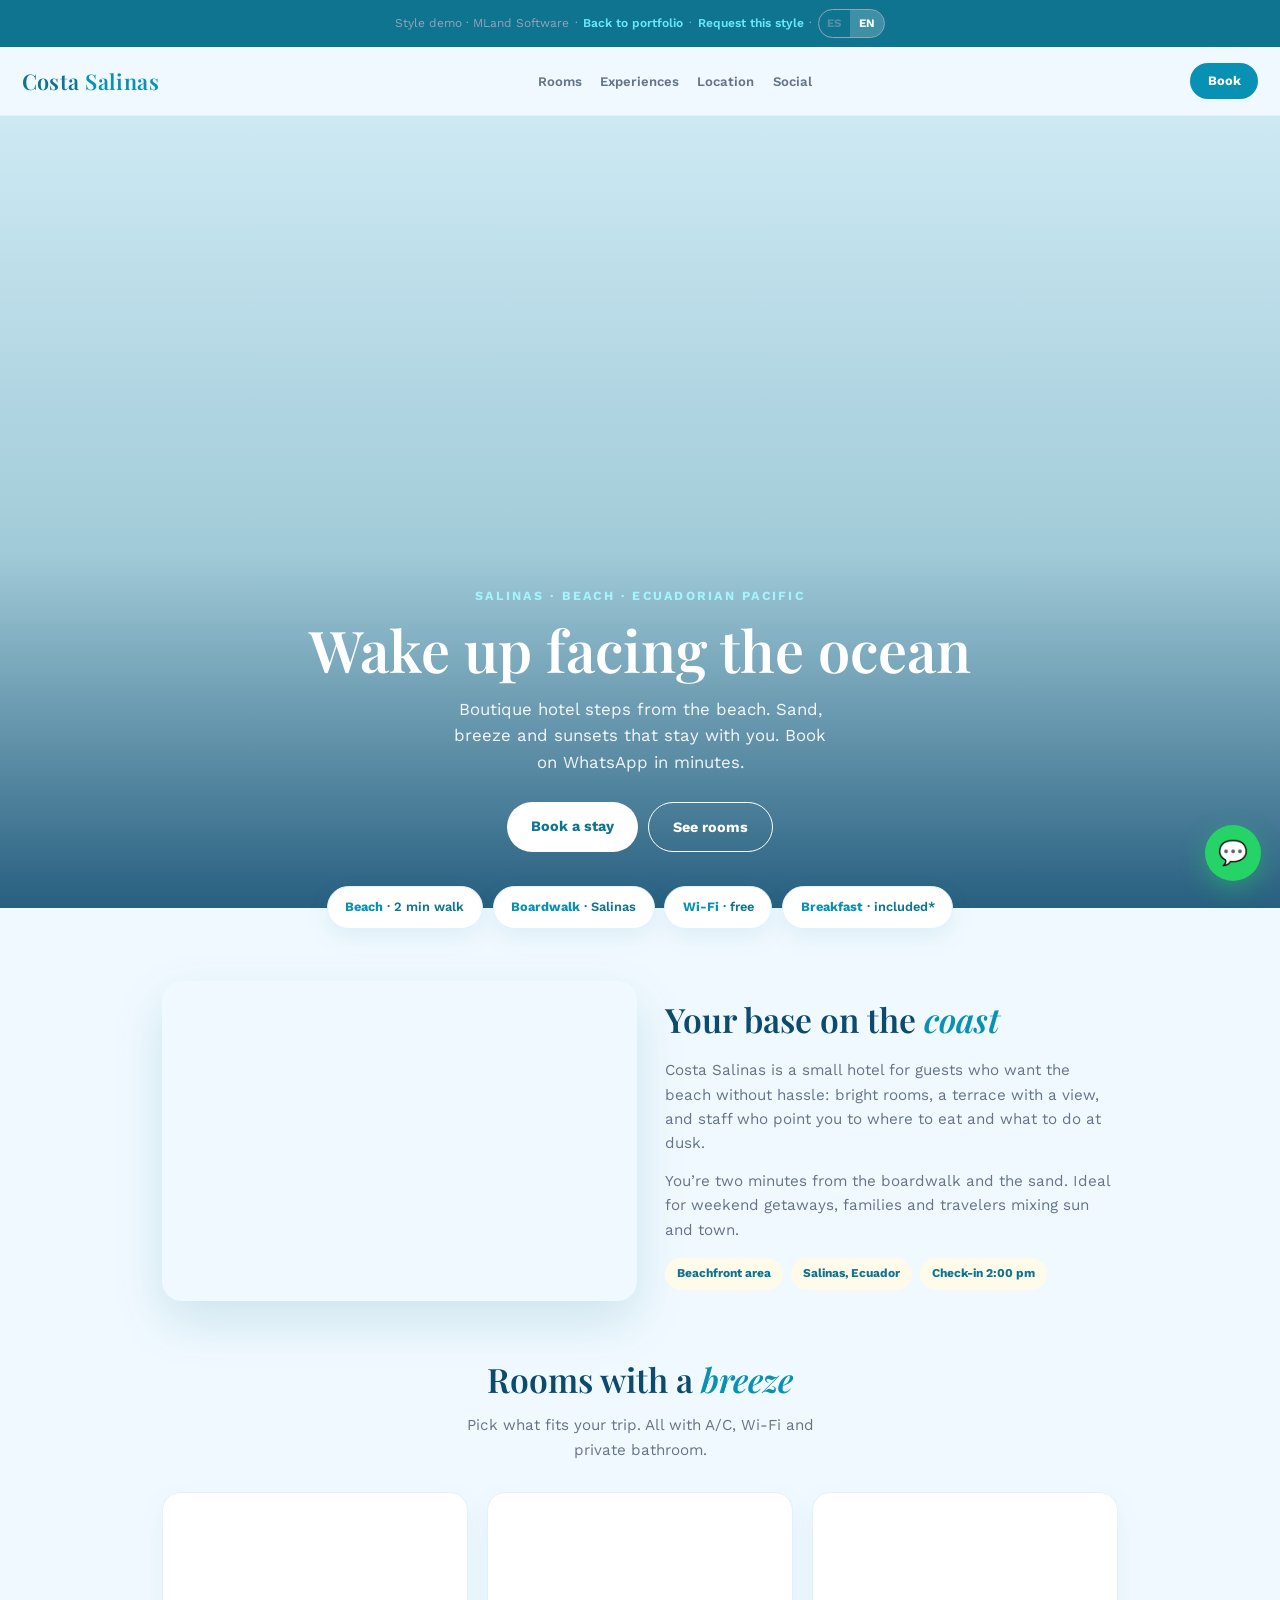
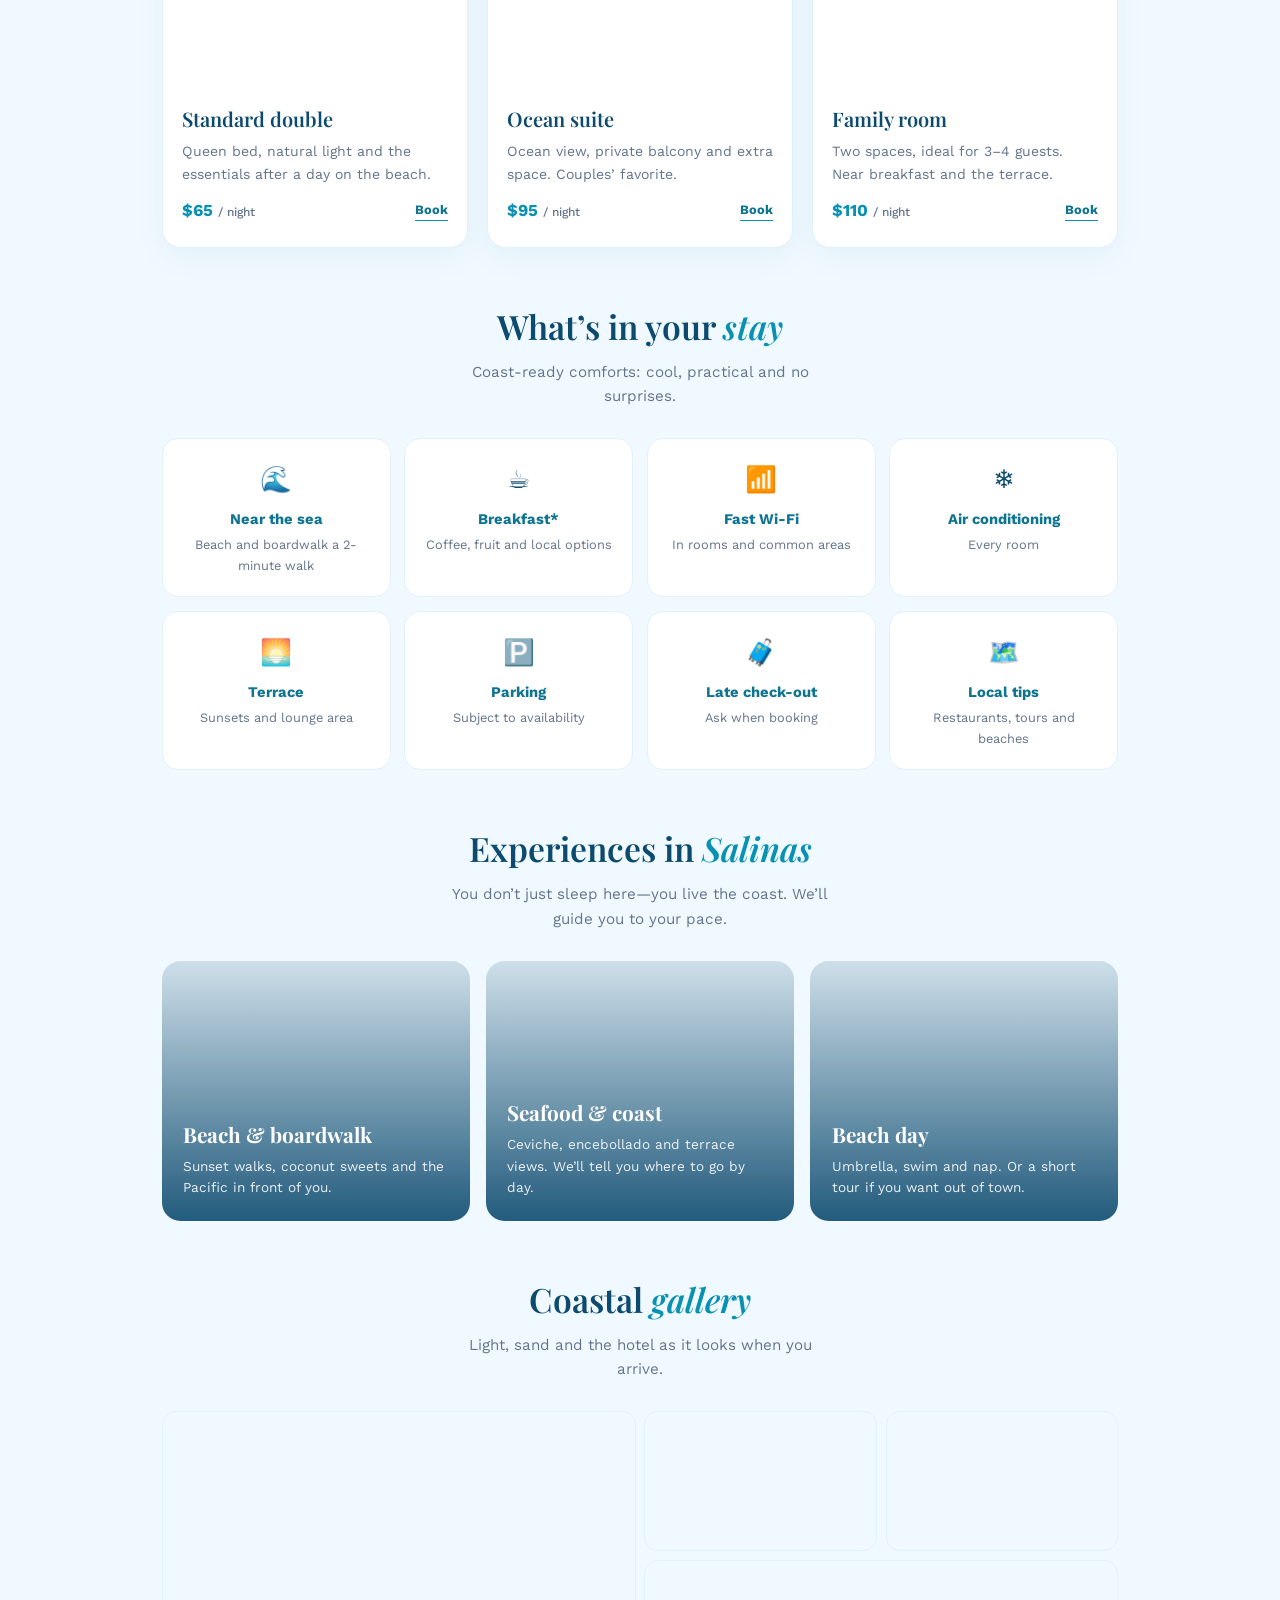
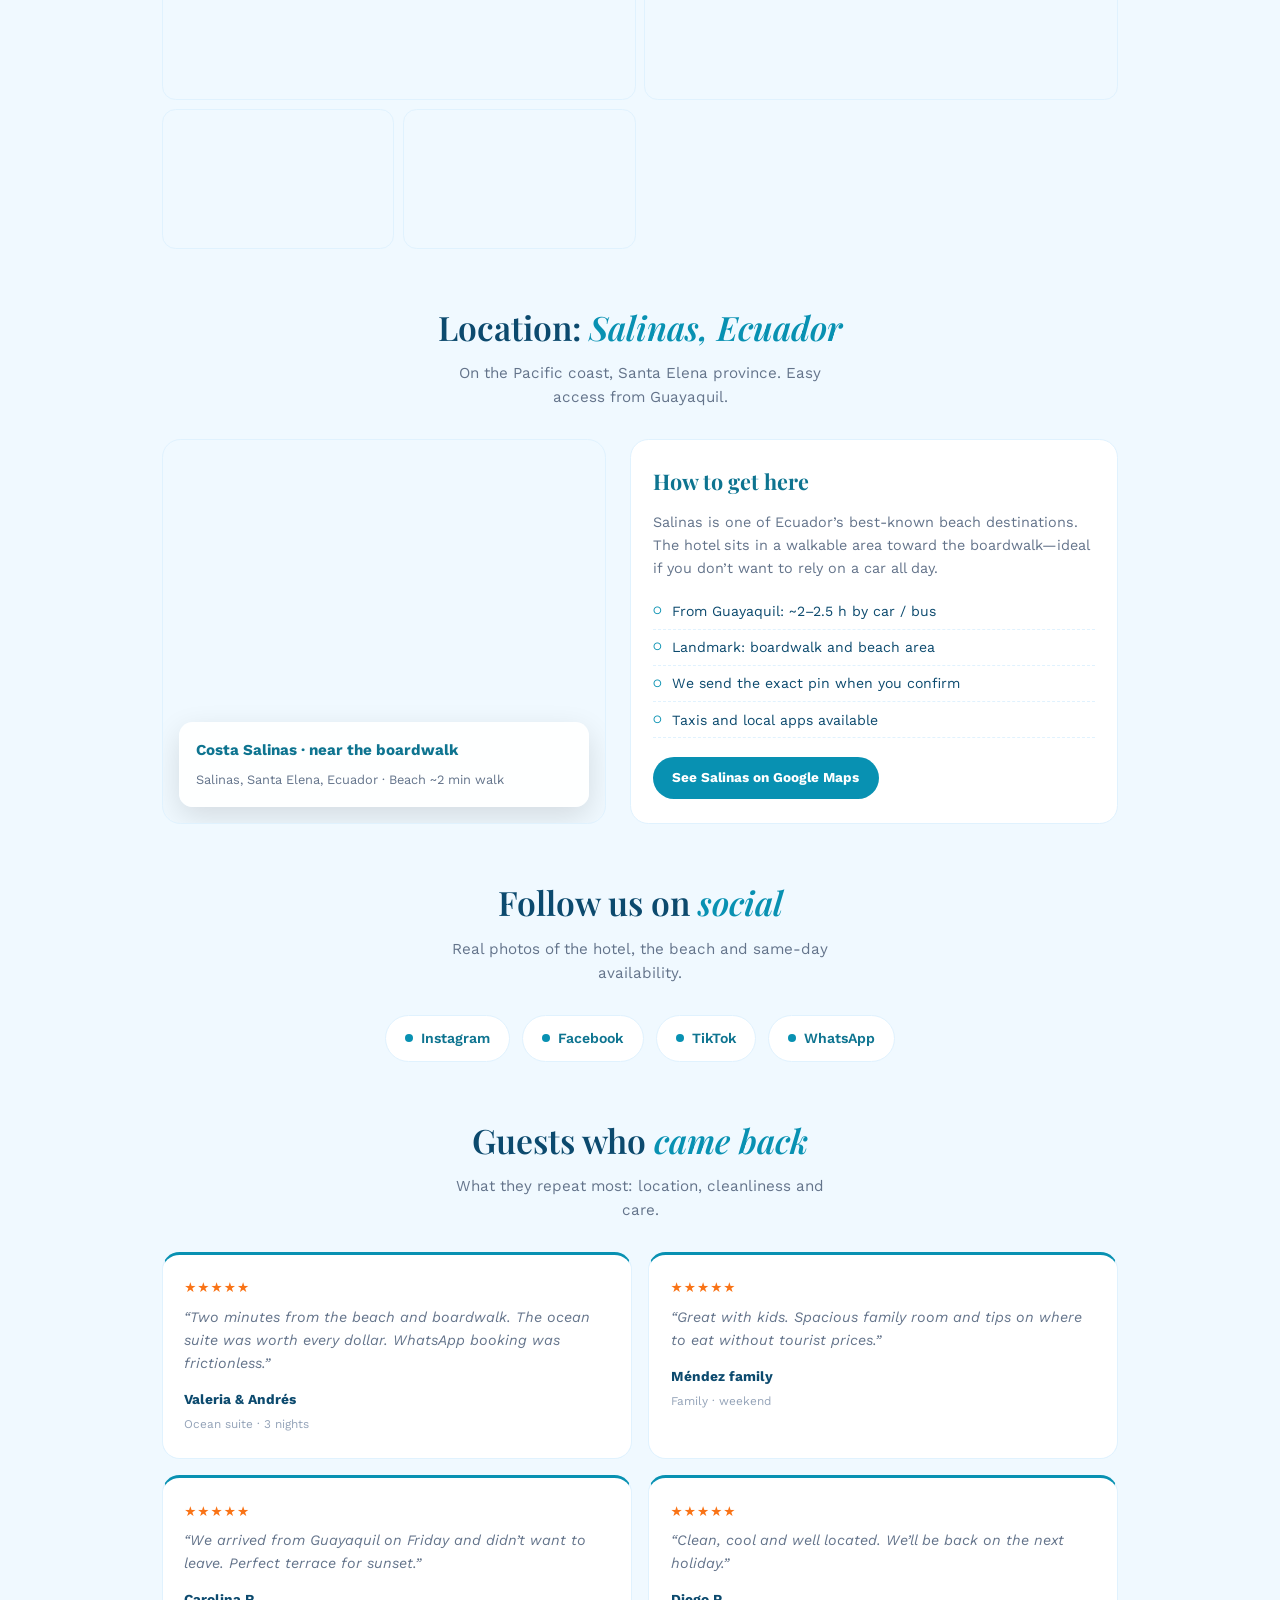
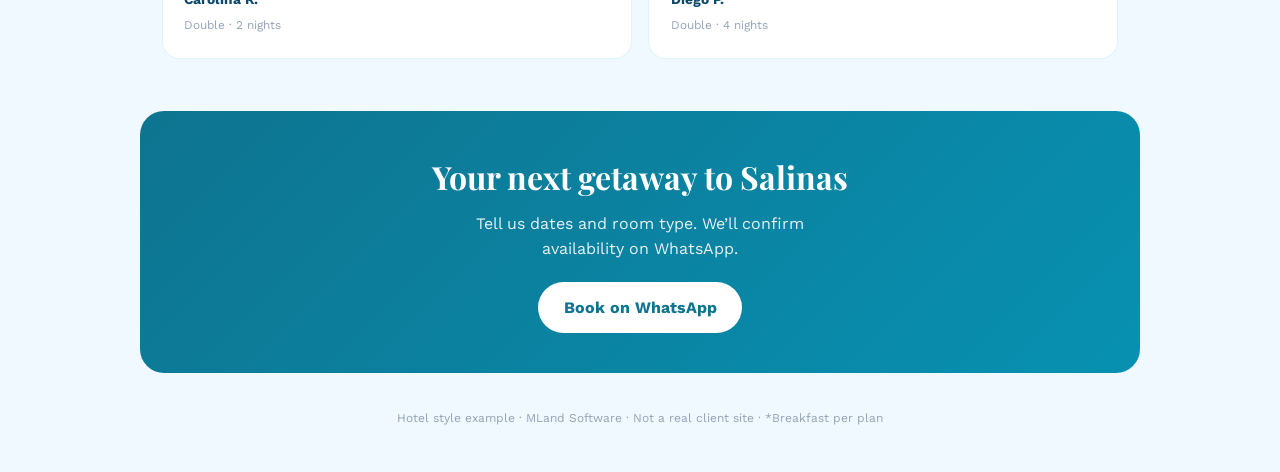
<file: demos/hotel.html>
<!DOCTYPE html>
<html lang="es">
<head>
<meta charset="UTF-8">
<meta name="viewport" content="width=device-width,initial-scale=1">
<title>Demo · Hotel | MLand Software</title>
<meta name="robots" content="noindex,follow">
<link href="https://fonts.googleapis.com/css2?family=Playfair+Display:wght@500;600;700&family=Work+Sans:wght@400;500;600;700&display=swap" rel="stylesheet">
<style>
:root{
  --aqua:#0891b2;--deep:#0e7490;--foam:#f0f9ff;--sand:#fffbeb;
  --ink:#0c4a6e;--muted:#64748b;--line:#e0f2fe;--coral:#f97316;
  --white:#fff;
}
*{box-sizing:border-box;margin:0;padding:0}
body{font-family:"Work Sans",system-ui,sans-serif;background:var(--foam);color:var(--ink);line-height:1.6}
a{color:inherit;text-decoration:none}
img{max-width:100%;display:block}
.mland-note{background:var(--deep);color:#94a3b8;font-size:.75rem;text-align:center;padding:.55rem 1rem;display:flex;flex-wrap:wrap;gap:.35rem;justify-content:center;align-items:center}
.mland-note a{color:#67e8f9;font-weight:600}
.lang-switch{display:inline-flex;border:1.5px solid currentColor;border-radius:999px;overflow:hidden;font-size:.72rem;font-weight:700}
.lang-btn{border:0;background:transparent;color:inherit;padding:.28rem .55rem;cursor:pointer;font:inherit;opacity:.55}
.lang-btn.active{opacity:1;background:rgba(255,255,255,.2);color:#fff}
.top{display:flex;justify-content:space-between;align-items:center;padding:1rem 1.35rem;background:rgba(240,249,255,.92);backdrop-filter:blur(10px);position:sticky;top:0;z-index:40;border-bottom:1px solid var(--line);gap:.75rem;flex-wrap:wrap}
.logo{font-family:"Playfair Display",serif;font-size:1.35rem;font-weight:600;color:var(--deep);letter-spacing:.02em}
.logo span{color:var(--aqua)}
.nav-mini{display:none;gap:1.15rem;font-size:.82rem;font-weight:600;color:var(--muted)}
@media(min-width:760px){.nav-mini{display:flex}}
.nav-mini a:hover{color:var(--aqua)}
.wa{background:var(--aqua);color:#fff;font-weight:700;padding:.5rem 1.1rem;font-size:.8rem;border-radius:999px}
.hero{
  position:relative;min-height:88vh;display:flex;align-items:flex-end;
  background:linear-gradient(to top,rgba(12,74,110,.88) 0%,rgba(14,116,144,.35) 45%,rgba(8,145,178,.15) 100%),
    url("https://images.unsplash.com/photo-1507525428034-b723cf961d3e?w=1600&q=80") center/cover no-repeat;
  padding:0 1.35rem 3.5rem;color:#fff;
}
.hero-inner{max-width:720px;margin:0 auto;width:100%;text-align:center}
.hero .k{font-size:.78rem;font-weight:700;letter-spacing:.18em;text-transform:uppercase;color:#a5f3fc;margin-bottom:.75rem}
.hero h1{font-family:"Playfair Display",serif;font-size:clamp(2.2rem,7vw,3.6rem);font-weight:600;line-height:1.12;margin-bottom:.85rem}
.hero p{max-width:38ch;margin:0 auto 1.6rem;opacity:.92;font-size:1.05rem}
.hero-actions{display:flex;flex-wrap:wrap;gap:.65rem;justify-content:center}
.cta{display:inline-block;background:#fff;color:var(--deep);font-weight:700;padding:.8rem 1.5rem;border-radius:999px;font-size:.9rem}
.cta.ghost{background:transparent;border:1.5px solid #fff;color:#fff}
.chips{display:flex;flex-wrap:wrap;justify-content:center;gap:.6rem;padding:0 1.25rem;margin-top:-1.4rem;position:relative;z-index:5}
.chip{background:#fff;border:1px solid var(--line);border-radius:999px;padding:.65rem 1.1rem;font-size:.8rem;font-weight:600;color:var(--deep);box-shadow:0 8px 24px rgba(14,116,144,.08)}
.chip strong{color:var(--aqua)}
.sec{max-width:1000px;margin:0 auto;padding:3.25rem 1.35rem 0}
.sec h2{font-family:"Playfair Display",serif;font-size:clamp(1.55rem,3.5vw,2.1rem);font-weight:600;text-align:center;margin-bottom:.4rem;color:var(--ink)}
.sec h2 em{font-style:italic;color:var(--aqua)}
.sec .sub{text-align:center;color:var(--muted);font-size:.95rem;margin-bottom:1.85rem;max-width:42ch;margin-left:auto;margin-right:auto}
.about{display:grid;grid-template-columns:1.05fr 1fr;gap:1.75rem;align-items:center}
@media(max-width:720px){.about{grid-template-columns:1fr}}
.about .ph{border-radius:1.25rem;min-height:320px;background:url("https://images.unsplash.com/photo-1571896349842-33c89424de2d?w=1000&q=80") center/cover;box-shadow:0 20px 50px rgba(14,116,144,.15)}
.about-copy h2{text-align:left;margin-bottom:.75rem}
.about-copy p{color:var(--muted);margin-bottom:.85rem;font-size:.95rem}
.about-copy .meta{display:flex;flex-wrap:wrap;gap:.5rem;margin-top:1rem}
.about-copy .meta span{background:var(--sand);color:var(--deep);font-size:.75rem;font-weight:700;padding:.4rem .75rem;border-radius:999px}
.rooms{display:grid;grid-template-columns:repeat(3,1fr);gap:1.15rem}
@media(max-width:800px){.rooms{grid-template-columns:1fr}}
.room{background:#fff;border-radius:1.15rem;overflow:hidden;border:1px solid var(--line);box-shadow:0 10px 30px rgba(14,116,144,.06);display:flex;flex-direction:column}
.room .ph{height:190px;background-size:cover;background-position:center}
.room .body{padding:1.25rem 1.2rem 1.4rem;flex:1;display:flex;flex-direction:column}
.room h3{font-family:"Playfair Display",serif;font-size:1.25rem;font-weight:600;margin-bottom:.35rem}
.room p{font-size:.88rem;color:var(--muted);margin-bottom:.75rem;flex:1}
.room .row{display:flex;justify-content:space-between;align-items:center;gap:.5rem;flex-wrap:wrap}
.room .price{font-weight:700;color:var(--aqua);font-size:1.05rem}
.room .price span{font-size:.75rem;font-weight:500;color:var(--muted)}
.room a{font-size:.8rem;font-weight:700;color:var(--deep);border-bottom:1.5px solid var(--aqua)}
.amenities{display:grid;grid-template-columns:repeat(4,1fr);gap:.85rem}
@media(max-width:800px){.amenities{grid-template-columns:1fr 1fr}}
@media(max-width:420px){.amenities{grid-template-columns:1fr}}
.am{background:#fff;border:1px solid var(--line);border-radius:1rem;padding:1.25rem 1.1rem;text-align:center}
.am .ico{font-size:1.6rem;margin-bottom:.5rem}
.am h3{font-size:.92rem;font-weight:700;margin-bottom:.25rem;color:var(--deep)}
.am p{font-size:.8rem;color:var(--muted)}
.gallery{display:grid;grid-template-columns:repeat(4,1fr);grid-auto-rows:140px;gap:.55rem}
@media(max-width:640px){.gallery{grid-template-columns:1fr 1fr;grid-auto-rows:120px}}
.gallery .g{border-radius:.85rem;background-size:cover;background-position:center;border:1px solid var(--line)}
.gallery .g.wide{grid-column:span 2}
.gallery .g.tall{grid-row:span 2}
.exp{display:grid;grid-template-columns:1fr 1fr 1fr;gap:1rem}
@media(max-width:720px){.exp{grid-template-columns:1fr}}
.exp-card{position:relative;min-height:260px;border-radius:1.15rem;overflow:hidden}
.exp-card .ph{position:absolute;inset:0;background-size:cover;background-position:center}
.exp-card .shade{position:absolute;inset:0;background:linear-gradient(to top,rgba(12,74,110,.9),rgba(12,74,110,.15))}
.exp-card .txt{position:relative;z-index:2;height:100%;padding:1.35rem;display:flex;flex-direction:column;justify-content:flex-end;color:#fff}
.exp-card h3{font-family:"Playfair Display",serif;font-size:1.3rem;margin-bottom:.3rem}
.exp-card p{font-size:.85rem;opacity:.9}
.loc{display:grid;grid-template-columns:1fr 1.1fr;gap:1.5rem;align-items:stretch}
@media(max-width:720px){.loc{grid-template-columns:1fr}}
.loc-map{border-radius:1.15rem;min-height:300px;background:url("https://images.unsplash.com/photo-1559827260-dc66d52bef19?w=1000&q=80") center/cover;border:1px solid var(--line);position:relative;overflow:hidden}
.loc-map .pin{position:absolute;bottom:1rem;left:1rem;right:1rem;background:rgba(255,255,255,.95);border-radius:.85rem;padding:1rem 1.1rem;box-shadow:0 10px 30px rgba(0,0,0,.12)}
.loc-map .pin strong{display:block;font-size:.95rem;color:var(--deep);margin-bottom:.2rem}
.loc-map .pin span{font-size:.8rem;color:var(--muted)}
.loc-copy{background:#fff;border:1px solid var(--line);border-radius:1.15rem;padding:1.5rem 1.4rem}
.loc-copy h3{font-family:"Playfair Display",serif;font-size:1.35rem;margin-bottom:.75rem;color:var(--deep)}
.loc-copy p{font-size:.9rem;color:var(--muted);margin-bottom:.85rem}
.loc-copy ul{list-style:none;margin-bottom:1.15rem}
.loc-copy li{font-size:.88rem;padding:.4rem 0;border-bottom:1px dashed var(--line);padding-left:1.15rem;position:relative;color:var(--ink)}
.loc-copy li::before{content:"○";position:absolute;left:0;color:var(--aqua);font-size:.7rem;top:.55rem}
.loc-copy a.map-btn{display:inline-block;background:var(--aqua);color:#fff;font-weight:700;padding:.65rem 1.2rem;border-radius:999px;font-size:.85rem}
.social{display:flex;flex-wrap:wrap;justify-content:center;gap:.75rem}
.soc{display:inline-flex;align-items:center;gap:.5rem;background:#fff;border:1px solid var(--line);border-radius:999px;padding:.7rem 1.2rem;font-weight:600;font-size:.88rem;color:var(--deep);transition:border-color .15s}
.soc:hover{border-color:var(--aqua);color:var(--aqua)}
.soc .dot{width:8px;height:8px;border-radius:50%;background:var(--aqua)}
.quotes{display:grid;gap:1rem}
@media(min-width:700px){.quotes{grid-template-columns:1fr 1fr}}
.quote{background:#fff;border:1px solid var(--line);border-radius:1.1rem;padding:1.4rem 1.35rem;border-top:3px solid var(--aqua)}
.quote .stars{color:var(--coral);letter-spacing:1px;margin-bottom:.4rem;font-size:.85rem}
.quote p{font-size:.9rem;color:var(--muted);font-style:italic;margin-bottom:.85rem}
.quote strong{font-size:.86rem;display:block;color:var(--ink)}
.quote span{font-size:.74rem;color:#94a3b8}
.enroll{
  margin:3.25rem 1.35rem 0;max-width:1000px;margin-left:auto;margin-right:auto;
  background:linear-gradient(135deg,var(--deep),var(--aqua));
  border-radius:1.5rem;padding:2.5rem 1.5rem;text-align:center;color:#fff;
}
.enroll h2{font-family:"Playfair Display",serif;font-size:clamp(1.5rem,3.5vw,2rem);margin-bottom:.5rem}
.enroll p{opacity:.9;margin-bottom:1.25rem;max-width:36ch;margin-left:auto;margin-right:auto}
.enroll a{display:inline-block;background:#fff;color:var(--deep);font-weight:700;padding:.8rem 1.6rem;border-radius:999px}
footer{text-align:center;padding:2.25rem 1rem 2.75rem;font-size:.75rem;color:#94a3b8}
.float-wa{position:fixed;bottom:1.2rem;right:1.2rem;z-index:50;width:56px;height:56px;border-radius:50%;background:#25D366;color:#fff;display:flex;align-items:center;justify-content:center;font-size:1.5rem;box-shadow:0 8px 24px rgba(37,211,102,.4)}
</style>
</head>
<body>

<div class="mland-note">
  <span data-es="Demo de estilo · MLand Software" data-en="Style demo · MLand Software">Demo de estilo · MLand Software</span> ·
  <a href="/#demos" data-es="Volver al portafolio" data-en="Back to portfolio">Volver al portafolio</a> ·
  <a href="https://wa.me/593978868363?text=Hola%2C%20quiero%20web%20estilo%20hotel" data-es="Pedir este estilo" data-en="Request this style">Pedir este estilo</a> ·
  <span class="lang-switch">
    <button type="button" class="lang-btn active" data-set-lang="es">ES</button>
    <button type="button" class="lang-btn" data-set-lang="en">EN</button>
  </span>
</div>

<header class="top">
  <div class="logo">Costa <span>Salinas</span></div>
  <nav class="nav-mini">
    <a href="#habitaciones" data-es="Habitaciones" data-en="Rooms">Habitaciones</a>
    <a href="#experiencias" data-es="Experiencias" data-en="Experiences">Experiencias</a>
    <a href="#ubicacion" data-es="Ubicación" data-en="Location">Ubicación</a>
    <a href="#redes" data-es="Redes" data-en="Social">Redes</a>
  </nav>
  <a class="wa" href="https://wa.me/593978868363?text=reserva%20hotel%20Salinas" data-es="Reservar" data-en="Book">Reservar</a>
</header>

<section class="hero">
  <div class="hero-inner">
    <div class="k" data-es="Salinas · Playa · Pacífico ecuatoriano" data-en="Salinas · Beach · Ecuadorian Pacific">Salinas · Playa · Pacífico ecuatoriano</div>
    <h1 data-es="Despierta frente al océano" data-en="Wake up facing the ocean">Despierta frente al océano</h1>
    <p data-es="Hotel boutique a pasos de la playa. Arena, brisa y atardeceres que se quedan. Reserva por WhatsApp en minutos." data-en="Boutique hotel steps from the beach. Sand, breeze and sunsets that stay with you. Book on WhatsApp in minutes.">Hotel boutique a pasos de la playa. Arena, brisa y atardeceres que se quedan. Reserva por WhatsApp en minutos.</p>
    <div class="hero-actions">
      <a class="cta" href="https://wa.me/593978868363?text=reserva%20Costa%20Salinas" data-es="Reservar estancia" data-en="Book a stay">Reservar estancia</a>
      <a class="cta ghost" href="#habitaciones" data-es="Ver habitaciones" data-en="See rooms">Ver habitaciones</a>
    </div>
  </div>
</section>

<div class="chips">
  <div class="chip"><strong data-es="Playa" data-en="Beach">Playa</strong> · <span data-es="a 2 min a pie" data-en="2 min walk">a 2 min a pie</span></div>
  <div class="chip"><strong data-es="Malecón" data-en="Boardwalk">Malecón</strong> · Salinas</div>
  <div class="chip"><strong data-es="Wi‑Fi" data-en="Wi‑Fi">Wi‑Fi</strong> · <span data-es="gratis" data-en="free">gratis</span></div>
  <div class="chip"><strong data-es="Desayuno" data-en="Breakfast">Desayuno</strong> · <span data-es="incluido*" data-en="included*">incluido*</span></div>
</div>

<section class="sec">
  <div class="about">
    <div class="ph" role="img" aria-label="Hotel frente al mar"></div>
    <div class="about-copy">
      <h2 data-es-html="Tu base en la <em>costa</em>" data-en-html="Your base on the <em>coast</em>">Tu base en la <em>costa</em></h2>
      <p data-es="Costa Salinas es un hotel pequeño pensado para quienes quieren la playa sin complicaciones: habitaciones luminosas, terraza con vista y personal que te indica dónde comer y qué hacer al anochecer." data-en="Costa Salinas is a small hotel for guests who want the beach without hassle: bright rooms, a terrace with a view, and staff who point you to where to eat and what to do at dusk.">Costa Salinas es un hotel pequeño pensado para quienes quieren la playa sin complicaciones: habitaciones luminosas, terraza con vista y personal que te indica dónde comer y qué hacer al anochecer.</p>
      <p data-es="Estás a dos minutos del malecón y de la arena. Ideal para escapadas de fin de semana, familias y viajeros que combinan sol y ciudad." data-en="You’re two minutes from the boardwalk and the sand. Ideal for weekend getaways, families and travelers mixing sun and town.">Estás a dos minutos del malecón y de la arena. Ideal para escapadas de fin de semana, familias y viajeros que combinan sol y ciudad.</p>
      <div class="meta">
        <span data-es="Frente a la playa" data-en="Beachfront area">Frente a la playa</span>
        <span data-es="Salinas, Ecuador" data-en="Salinas, Ecuador">Salinas, Ecuador</span>
        <span data-es="Check-in 14:00" data-en="Check-in 2:00 pm">Check-in 14:00</span>
      </div>
    </div>
  </div>
</section>

<section class="sec" id="habitaciones">
  <h2 data-es-html="Habitaciones con <em>brisa</em>" data-en-html="Rooms with a <em>breeze</em>">Habitaciones con <em>brisa</em></h2>
  <p class="sub" data-es="Elige la que mejor se adapte a tu viaje. Todas con A/C, Wi‑Fi y baño privado." data-en="Pick what fits your trip. All with A/C, Wi‑Fi and private bathroom.">Elige la que mejor se adapte a tu viaje. Todas con A/C, Wi‑Fi y baño privado.</p>
  <div class="rooms">
    <article class="room">
      <div class="ph" style="background-image:url('https://images.unsplash.com/photo-1611892440504-42a792e24d32?w=800&q=80')"></div>
      <div class="body">
        <h3 data-es="Doble estándar" data-en="Standard double">Doble estándar</h3>
        <p data-es="Cama queen, luz natural y todo lo esencial para descansar después de la playa." data-en="Queen bed, natural light and the essentials after a day on the beach.">Cama queen, luz natural y todo lo esencial para descansar después de la playa.</p>
        <div class="row">
          <div class="price">$65 <span data-es="/ noche" data-en="/ night">/ noche</span></div>
          <a href="https://wa.me/593978868363?text=reserva%20doble%20estandar" data-es="Reservar" data-en="Book">Reservar</a>
        </div>
      </div>
    </article>
    <article class="room">
      <div class="ph" style="background-image:url('https://images.unsplash.com/photo-1582719478250-c89cae4dc85b?w=800&q=80')"></div>
      <div class="body">
        <h3 data-es="Suite océano" data-en="Ocean suite">Suite océano</h3>
        <p data-es="Vista al mar, balcón privado y espacio extra. La favorita para parejas." data-en="Ocean view, private balcony and extra space. Couples’ favorite.">Vista al mar, balcón privado y espacio extra. La favorita para parejas.</p>
        <div class="row">
          <div class="price">$95 <span data-es="/ noche" data-en="/ night">/ noche</span></div>
          <a href="https://wa.me/593978868363?text=reserva%20suite%20oceano" data-es="Reservar" data-en="Book">Reservar</a>
        </div>
      </div>
    </article>
    <article class="room">
      <div class="ph" style="background-image:url('https://images.unsplash.com/photo-1590490360182-c33d57733427?w=800&q=80')"></div>
      <div class="body">
        <h3 data-es="Familiar" data-en="Family room">Familiar</h3>
        <p data-es="Dos ambientes, ideal para 3–4 personas. Cerca del desayuno y de la terraza." data-en="Two spaces, ideal for 3–4 guests. Near breakfast and the terrace.">Dos ambientes, ideal para 3–4 personas. Cerca del desayuno y de la terraza.</p>
        <div class="row">
          <div class="price">$110 <span data-es="/ noche" data-en="/ night">/ noche</span></div>
          <a href="https://wa.me/593978868363?text=reserva%20familiar" data-es="Reservar" data-en="Book">Reservar</a>
        </div>
      </div>
    </article>
  </div>
</section>

<section class="sec">
  <h2 data-es-html="Lo que incluye tu <em>estancia</em>" data-en-html="What’s in your <em>stay</em>">Lo que incluye tu <em>estancia</em></h2>
  <p class="sub" data-es="Comodidades pensadas para la costa: fresco, práctico y sin sorpresas." data-en="Coast-ready comforts: cool, practical and no surprises.">Comodidades pensadas para la costa: fresco, práctico y sin sorpresas.</p>
  <div class="amenities">
    <div class="am"><div class="ico">🌊</div><h3 data-es="Cerca del mar" data-en="Near the sea">Cerca del mar</h3><p data-es="Playa y malecón a 2 minutos a pie" data-en="Beach and boardwalk a 2-minute walk">Playa y malecón a 2 minutos a pie</p></div>
    <div class="am"><div class="ico">☕</div><h3 data-es="Desayuno*" data-en="Breakfast*">Desayuno*</h3><p data-es="Café, frutas y opciones locales" data-en="Coffee, fruit and local options">Café, frutas y opciones locales</p></div>
    <div class="am"><div class="ico">📶</div><h3 data-es="Wi‑Fi rápido" data-en="Fast Wi‑Fi">Wi‑Fi rápido</h3><p data-es="En habitaciones y áreas comunes" data-en="In rooms and common areas">En habitaciones y áreas comunes</p></div>
    <div class="am"><div class="ico">❄️</div><h3 data-es="Aire acondicionado" data-en="Air conditioning">Aire acondicionado</h3><p data-es="Todas las habitaciones" data-en="Every room">Todas las habitaciones</p></div>
    <div class="am"><div class="ico">🌅</div><h3 data-es="Terraza" data-en="Terrace">Terraza</h3><p data-es="Atardeceres y zona de estar" data-en="Sunsets and lounge area">Atardeceres y zona de estar</p></div>
    <div class="am"><div class="ico">🅿️</div><h3 data-es="Estacionamiento" data-en="Parking">Estacionamiento</h3><p data-es="Sujeto a disponibilidad" data-en="Subject to availability">Sujeto a disponibilidad</p></div>
    <div class="am"><div class="ico">🧳</div><h3 data-es="Late check-out" data-en="Late check-out">Late check-out</h3><p data-es="Pregunta al reservar" data-en="Ask when booking">Pregunta al reservar</p></div>
    <div class="am"><div class="ico">🗺️</div><h3 data-es="Tips locales" data-en="Local tips">Tips locales</h3><p data-es="Restaurantes, tours y playas" data-en="Restaurants, tours and beaches">Restaurantes, tours y playas</p></div>
  </div>
</section>

<section class="sec" id="experiencias">
  <h2 data-es-html="Experiencias en <em>Salinas</em>" data-en-html="Experiences in <em>Salinas</em>">Experiencias en <em>Salinas</em></h2>
  <p class="sub" data-es="No solo duermes aquí: la costa se vive. Te orientamos según tu ritmo." data-en="You don’t just sleep here—you live the coast. We’ll guide you to your pace.">No solo duermes aquí: la costa se vive. Te orientamos según tu ritmo.</p>
  <div class="exp">
    <article class="exp-card"><div class="ph" style="background-image:url('https://images.unsplash.com/photo-1507525428034-b723cf961d3e?w=800&q=80')"></div><div class="shade"></div><div class="txt"><h3 data-es="Playa y malecón" data-en="Beach & boardwalk">Playa y malecón</h3><p data-es="Caminatas al atardecer, vendedores de cocada y el Pacífico de frente." data-en="Sunset walks, coconut sweets and the Pacific in front of you.">Caminatas al atardecer, vendedores de cocada y el Pacífico de frente.</p></div></article>
    <article class="exp-card"><div class="ph" style="background-image:url('https://images.unsplash.com/photo-1544551763-46a013bb70d5?w=800&q=80')"></div><div class="shade"></div><div class="txt"><h3 data-es="Mariscos y costa" data-en="Seafood & coast">Mariscos y costa</h3><p data-es="Ceviche, encebollado y terraza con vista. Te decimos dónde ir según el día." data-en="Ceviche, encebollado and terrace views. We’ll tell you where to go by day.">Ceviche, encebollado y terraza con vista. Te decimos dónde ir según el día.</p></div></article>
    <article class="exp-card"><div class="ph" style="background-image:url('https://images.unsplash.com/photo-1473116763249-2faaef81ccda?w=800&q=80')"></div><div class="shade"></div><div class="txt"><h3 data-es="Día de playa" data-en="Beach day">Día de playa</h3><p data-es="Sombrilla, baño y siesta. O un tour corto si quieres salir de la ciudad." data-en="Umbrella, swim and nap. Or a short tour if you want out of town.">Sombrilla, baño y siesta. O un tour corto si quieres salir de la ciudad.</p></div></article>
  </div>
</section>

<section class="sec">
  <h2 data-es-html="Galería <em>costera</em>" data-en-html="Coastal <em>gallery</em>">Galería <em>costera</em></h2>
  <p class="sub" data-es="Luz, arena y el hotel como se ve cuando llegas." data-en="Light, sand and the hotel as it looks when you arrive.">Luz, arena y el hotel como se ve cuando llegas.</p>
  <div class="gallery">
    <div class="g wide tall" style="background-image:url('https://images.unsplash.com/photo-1520250497591-112f2f40a3f4?w=1000&q=80')"></div>
    <div class="g" style="background-image:url('https://images.unsplash.com/photo-1571003123894-1f0594d2b5d9?w=500&q=80')"></div>
    <div class="g" style="background-image:url('https://images.unsplash.com/photo-1566073771259-6a8506099945?w=500&q=80')"></div>
    <div class="g wide" style="background-image:url('https://images.unsplash.com/photo-1499793983690-e8b21eabdf32?w=900&q=80')"></div>
    <div class="g" style="background-image:url('https://images.unsplash.com/photo-1582719508461-905c673771fd?w=500&q=80')"></div>
    <div class="g" style="background-image:url('https://images.unsplash.com/photo-1540541338287-41700207dee6?w=500&q=80')"></div>
  </div>
</section>

<section class="sec" id="ubicacion">
  <h2 data-es-html="Ubicación: <em>Salinas, Ecuador</em>" data-en-html="Location: <em>Salinas, Ecuador</em>">Ubicación: <em>Salinas, Ecuador</em></h2>
  <p class="sub" data-es="En la costa del Pacífico, provincia de Santa Elena. Fácil acceso desde Guayaquil." data-en="On the Pacific coast, Santa Elena province. Easy access from Guayaquil.">En la costa del Pacífico, provincia de Santa Elena. Fácil acceso desde Guayaquil.</p>
  <div class="loc">
    <div class="loc-map" role="img" aria-label="Zona de playa Salinas">
      <div class="pin">
        <strong data-es="Costa Salinas · cerca del malecón" data-en="Costa Salinas · near the boardwalk">Costa Salinas · cerca del malecón</strong>
        <span data-es="Salinas, Santa Elena, Ecuador · Playa a ~2 min a pie" data-en="Salinas, Santa Elena, Ecuador · Beach ~2 min walk">Salinas, Santa Elena, Ecuador · Playa a ~2 min a pie</span>
      </div>
    </div>
    <div class="loc-copy">
      <h3 data-es="Cómo llegar" data-en="How to get here">Cómo llegar</h3>
      <p data-es="Salinas es uno de los destinos de playa más conocidos del Ecuador. El hotel está en zona peatonal hacia el malecón: ideal si no quieres depender del auto todo el día." data-en="Salinas is one of Ecuador’s best-known beach destinations. The hotel sits in a walkable area toward the boardwalk—ideal if you don’t want to rely on a car all day.">Salinas es uno de los destinos de playa más conocidos del Ecuador. El hotel está en zona peatonal hacia el malecón: ideal si no quieres depender del auto todo el día.</p>
      <ul>
        <li data-es="Desde Guayaquil: ~2–2.5 h en auto / bus" data-en="From Guayaquil: ~2–2.5 h by car / bus">Desde Guayaquil: ~2–2.5 h en auto / bus</li>
        <li data-es="Referencia: malecón y sector playa" data-en="Landmark: boardwalk and beach area">Referencia: malecón y sector playa</li>
        <li data-es="Te enviamos pin exacto al confirmar reserva" data-en="We send the exact pin when you confirm">Te enviamos pin exacto al confirmar reserva</li>
        <li data-es="Taxis y apps locales disponibles" data-en="Taxis and local apps available">Taxis y apps locales disponibles</li>
      </ul>
      <a class="map-btn" href="https://www.google.com/maps/search/?api=1&query=Malecón+de+Salinas+Ecuador" target="_blank" rel="noopener" data-es="Ver Salinas en Google Maps" data-en="See Salinas on Google Maps">Ver Salinas en Google Maps</a>
    </div>
  </div>
</section>

<section class="sec" id="redes">
  <h2 data-es-html="Síguenos en <em>redes</em>" data-en-html="Follow us on <em>social</em>">Síguenos en <em>redes</em></h2>
  <p class="sub" data-es="Fotos reales del hotel, la playa y disponibilidad del día." data-en="Real photos of the hotel, the beach and same-day availability.">Fotos reales del hotel, la playa y disponibilidad del día.</p>
  <div class="social">
    <a class="soc" href="https://www.instagram.com/" target="_blank" rel="noopener"><span class="dot"></span> Instagram</a>
    <a class="soc" href="https://www.facebook.com/" target="_blank" rel="noopener"><span class="dot"></span> Facebook</a>
    <a class="soc" href="https://www.tiktok.com/" target="_blank" rel="noopener"><span class="dot"></span> TikTok</a>
    <a class="soc" href="https://wa.me/593978868363?text=Hola%20Costa%20Salinas" target="_blank" rel="noopener"><span class="dot"></span> WhatsApp</a>
  </div>
</section>

<section class="sec">
  <h2 data-es-html="Huéspedes que ya <em>volvieron</em>" data-en-html="Guests who <em>came back</em>">Huéspedes que ya <em>volvieron</em></h2>
  <p class="sub" data-es="Lo que más repiten: ubicación, limpieza y trato." data-en="What they repeat most: location, cleanliness and care.">Lo que más repiten: ubicación, limpieza y trato.</p>
  <div class="quotes">
    <article class="quote"><div class="stars">★★★★★</div><p data-es="“A dos minutos de la playa y el malecón. La suite con vista valió cada dólar. Reservamos por WhatsApp sin fricción.”" data-en="“Two minutes from the beach and boardwalk. The ocean suite was worth every dollar. WhatsApp booking was frictionless.”">“A dos minutos de la playa y el malecón. La suite con vista valió cada dólar. Reservamos por WhatsApp sin fricción.”</p><strong data-es="Valeria & Andrés" data-en="Valeria & Andrés">Valeria & Andrés</strong><span data-es="Suite océano · 3 noches" data-en="Ocean suite · 3 nights">Suite océano · 3 noches</span></article>
    <article class="quote"><div class="stars">★★★★★</div><p data-es="“Ideal con niños. Habitación familiar amplia y tips de dónde comer sin pagar turista.”" data-en="“Great with kids. Spacious family room and tips on where to eat without tourist prices.”">“Ideal con niños. Habitación familiar amplia y tips de dónde comer sin pagar turista.”</p><strong data-es="Familia Méndez" data-en="Méndez family">Familia Méndez</strong><span data-es="Familiar · fin de semana" data-en="Family · weekend">Familiar · fin de semana</span></article>
    <article class="quote"><div class="stars">★★★★★</div><p data-es="“Llegamos desde Guayaquil el viernes y no queríamos irnos. Terraza perfecta para el atardecer.”" data-en="“We arrived from Guayaquil on Friday and didn’t want to leave. Perfect terrace for sunset.”">“Llegamos desde Guayaquil el viernes y no queríamos irnos. Terraza perfecta para el atardecer.”</p><strong>Carolina R.</strong><span data-es="Doble · 2 noches" data-en="Double · 2 nights">Doble · 2 noches</span></article>
    <article class="quote"><div class="stars">★★★★★</div><p data-es="“Limpio, fresco y bien ubicado. Volveremos en feriado.”" data-en="“Clean, cool and well located. We’ll be back on the next holiday.”">“Limpio, fresco y bien ubicado. Volveremos en feriado.”</p><strong>Diego P.</strong><span data-es="Doble · 4 noches" data-en="Double · 4 nights">Doble · 4 noches</span></article>
  </div>
</section>

<div class="enroll">
  <h2 data-es="Tu próxima escapada a Salinas" data-en="Your next getaway to Salinas">Tu próxima escapada a Salinas</h2>
  <p data-es="Dinos fechas y tipo de habitación. Te confirmamos disponibilidad por WhatsApp." data-en="Tell us dates and room type. We’ll confirm availability on WhatsApp.">Dinos fechas y tipo de habitación. Te confirmamos disponibilidad por WhatsApp.</p>
  <a href="https://wa.me/593978868363?text=Hola%2C%20quiero%20reservar%20en%20Costa%20Salinas" data-es="Reservar por WhatsApp" data-en="Book on WhatsApp">Reservar por WhatsApp</a>
</div>

<footer data-es="Ejemplo de estilo hotel · MLand Software · No es un sitio de cliente real · *Desayuno según plan" data-en="Hotel style example · MLand Software · Not a real client site · *Breakfast per plan">Ejemplo de estilo hotel · MLand Software · No es un sitio de cliente real · *Desayuno según plan</footer>

<a class="float-wa" href="https://wa.me/593978868363?text=Hola%2C%20vengo%20de%20la%20demo%20hotel" aria-label="WhatsApp">💬</a>
<script src="/js/i18n.js"></script>
</body>
</html>
</file>
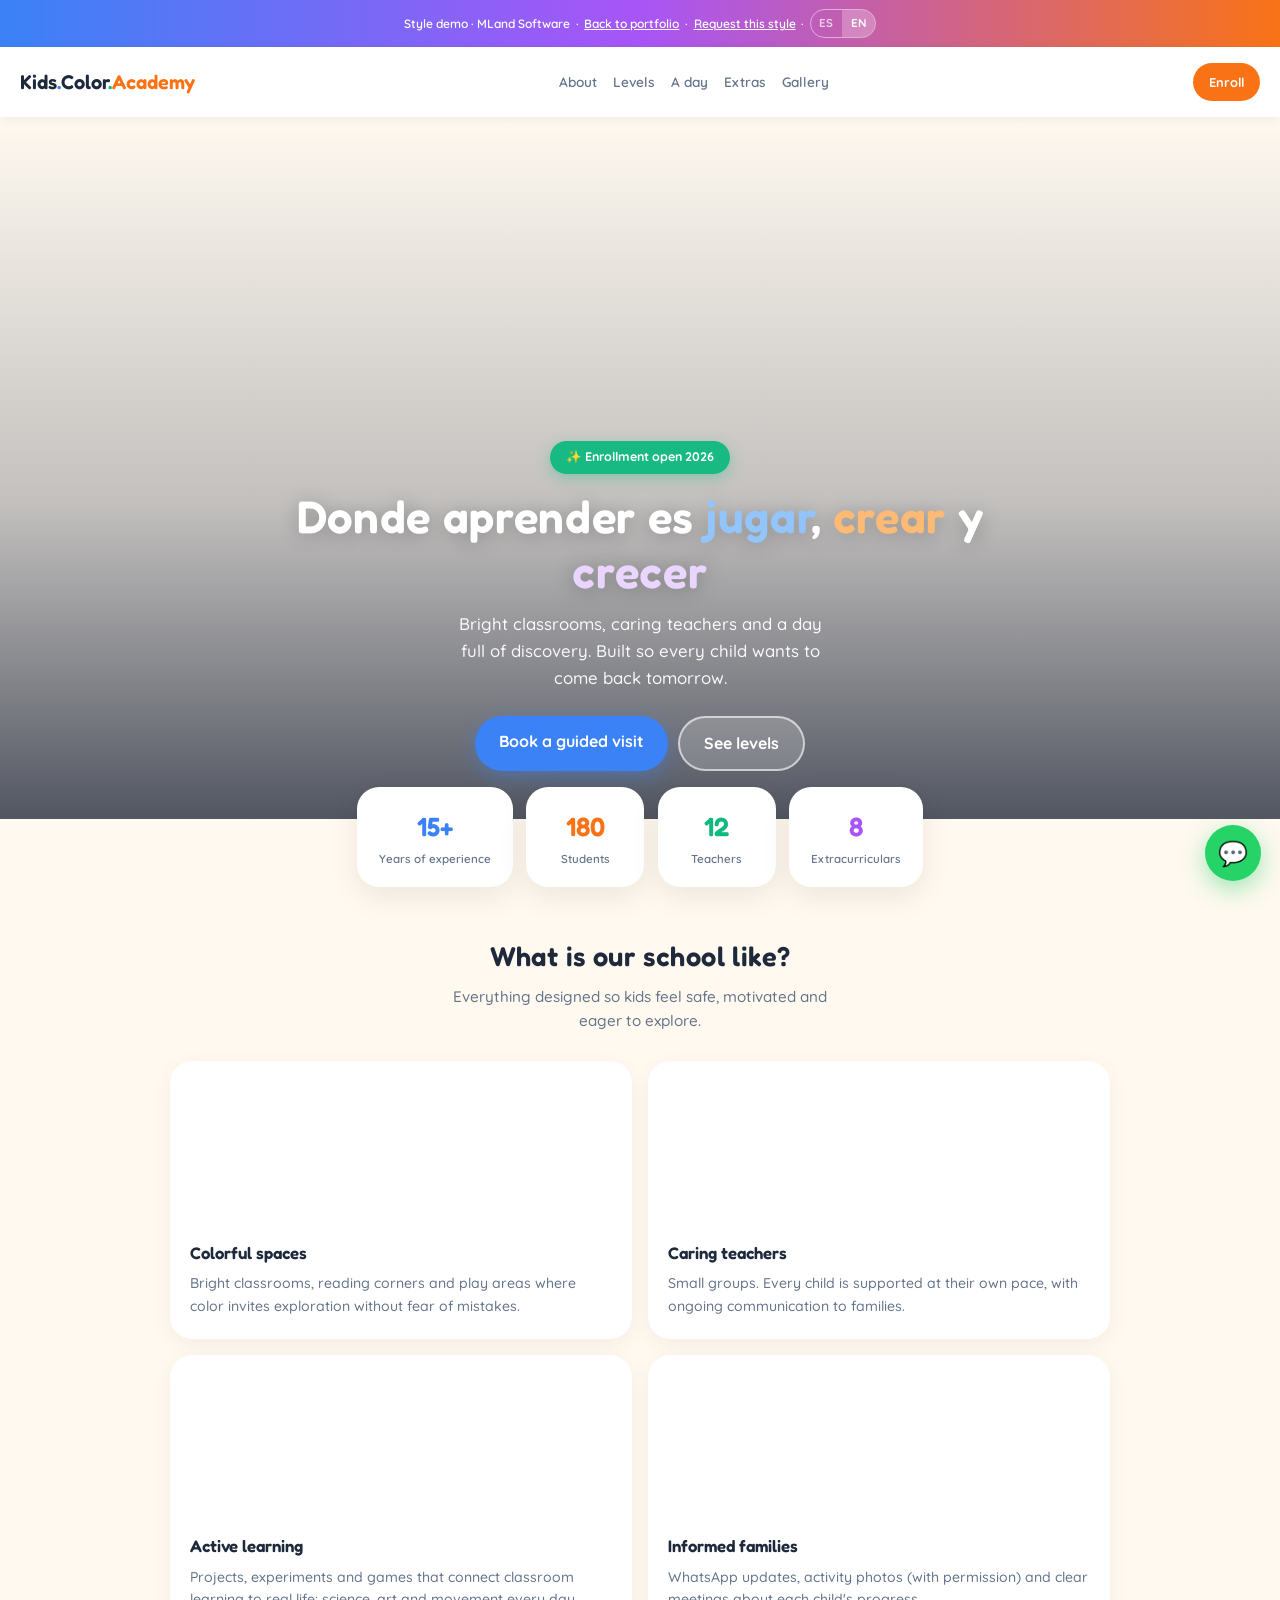
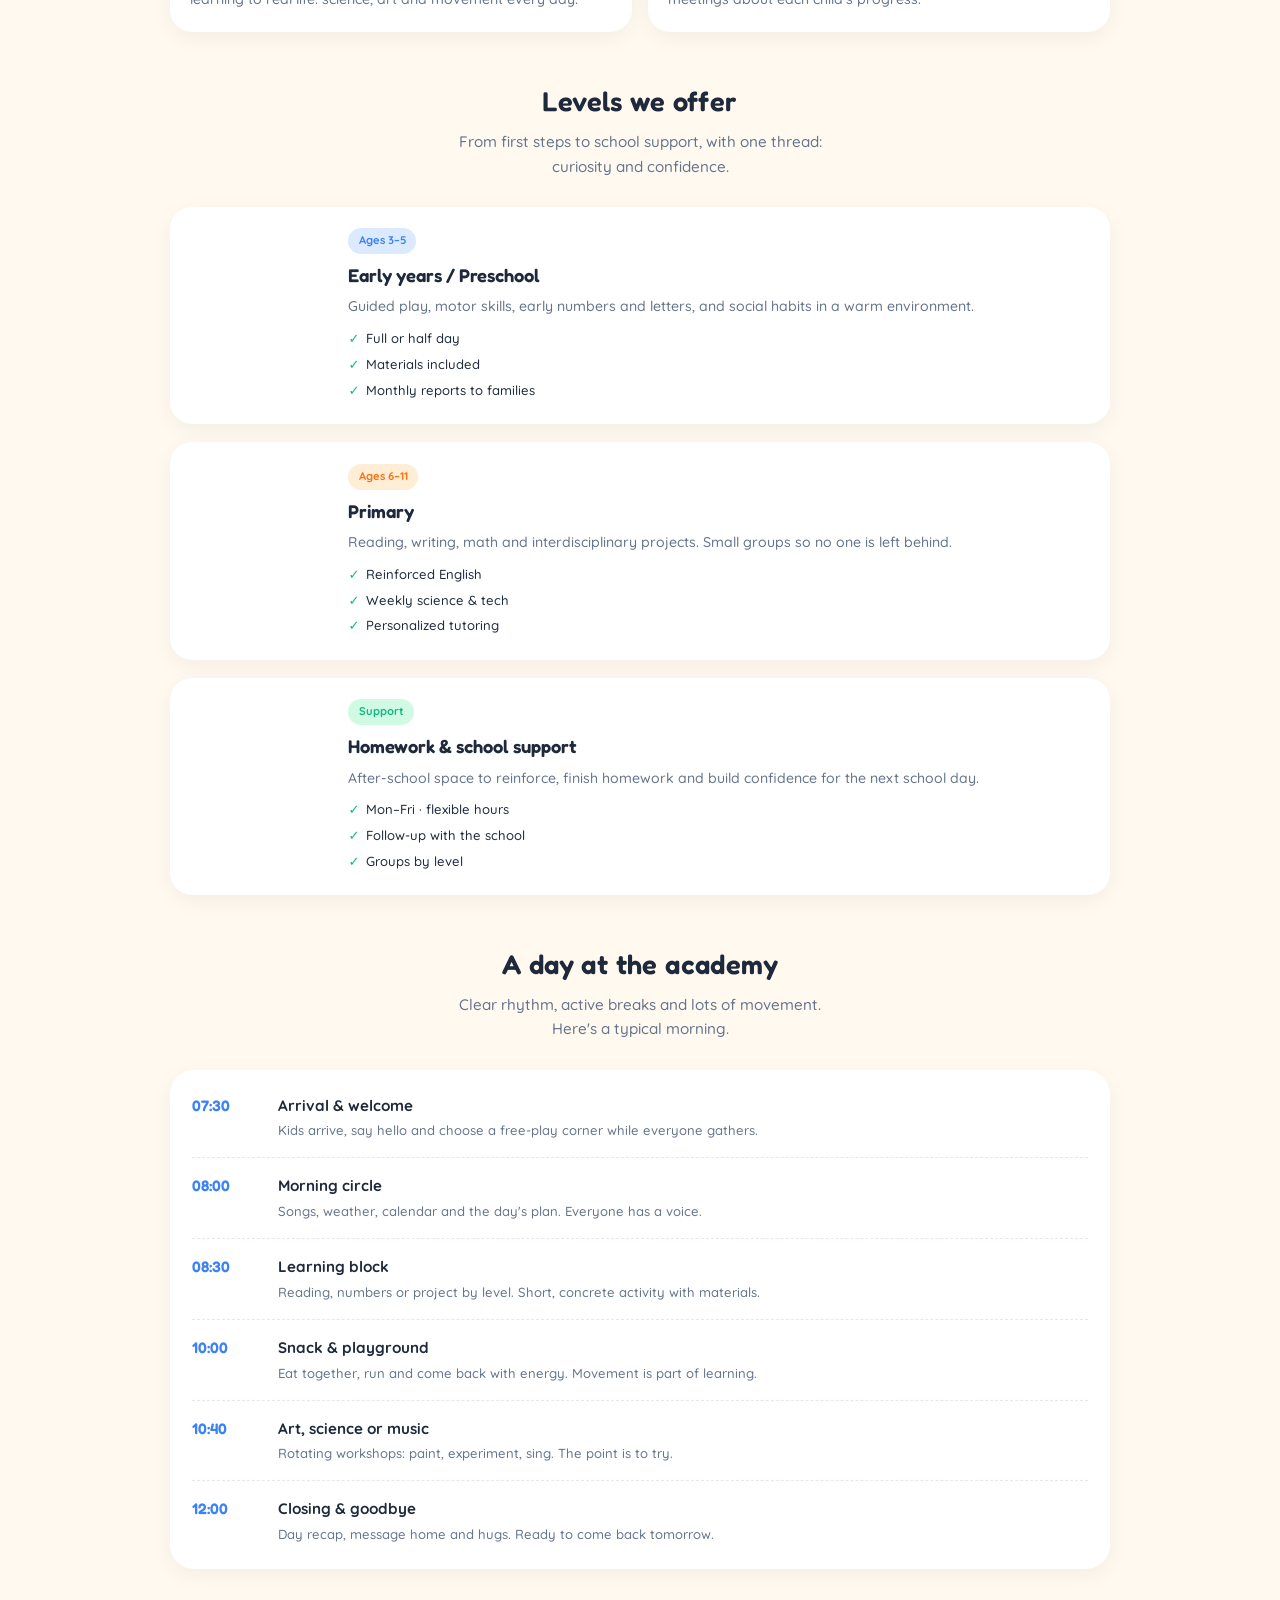
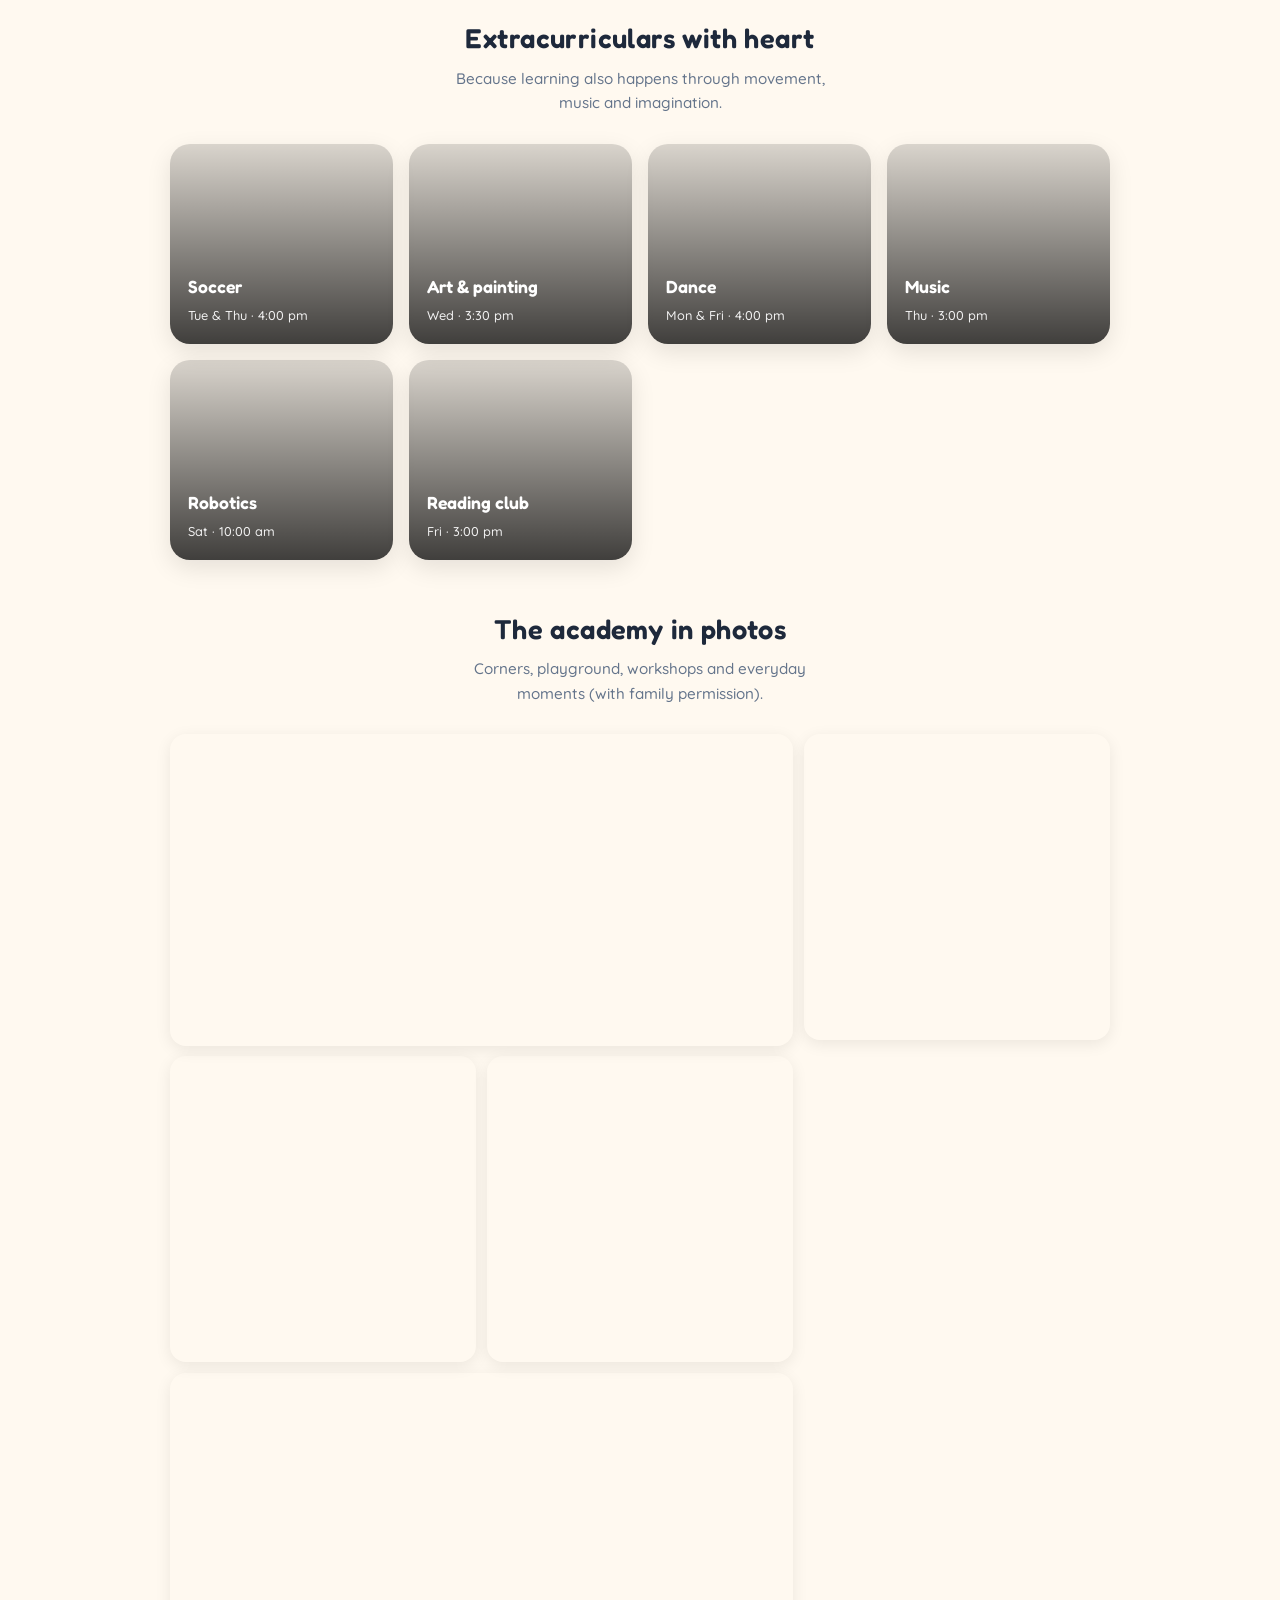
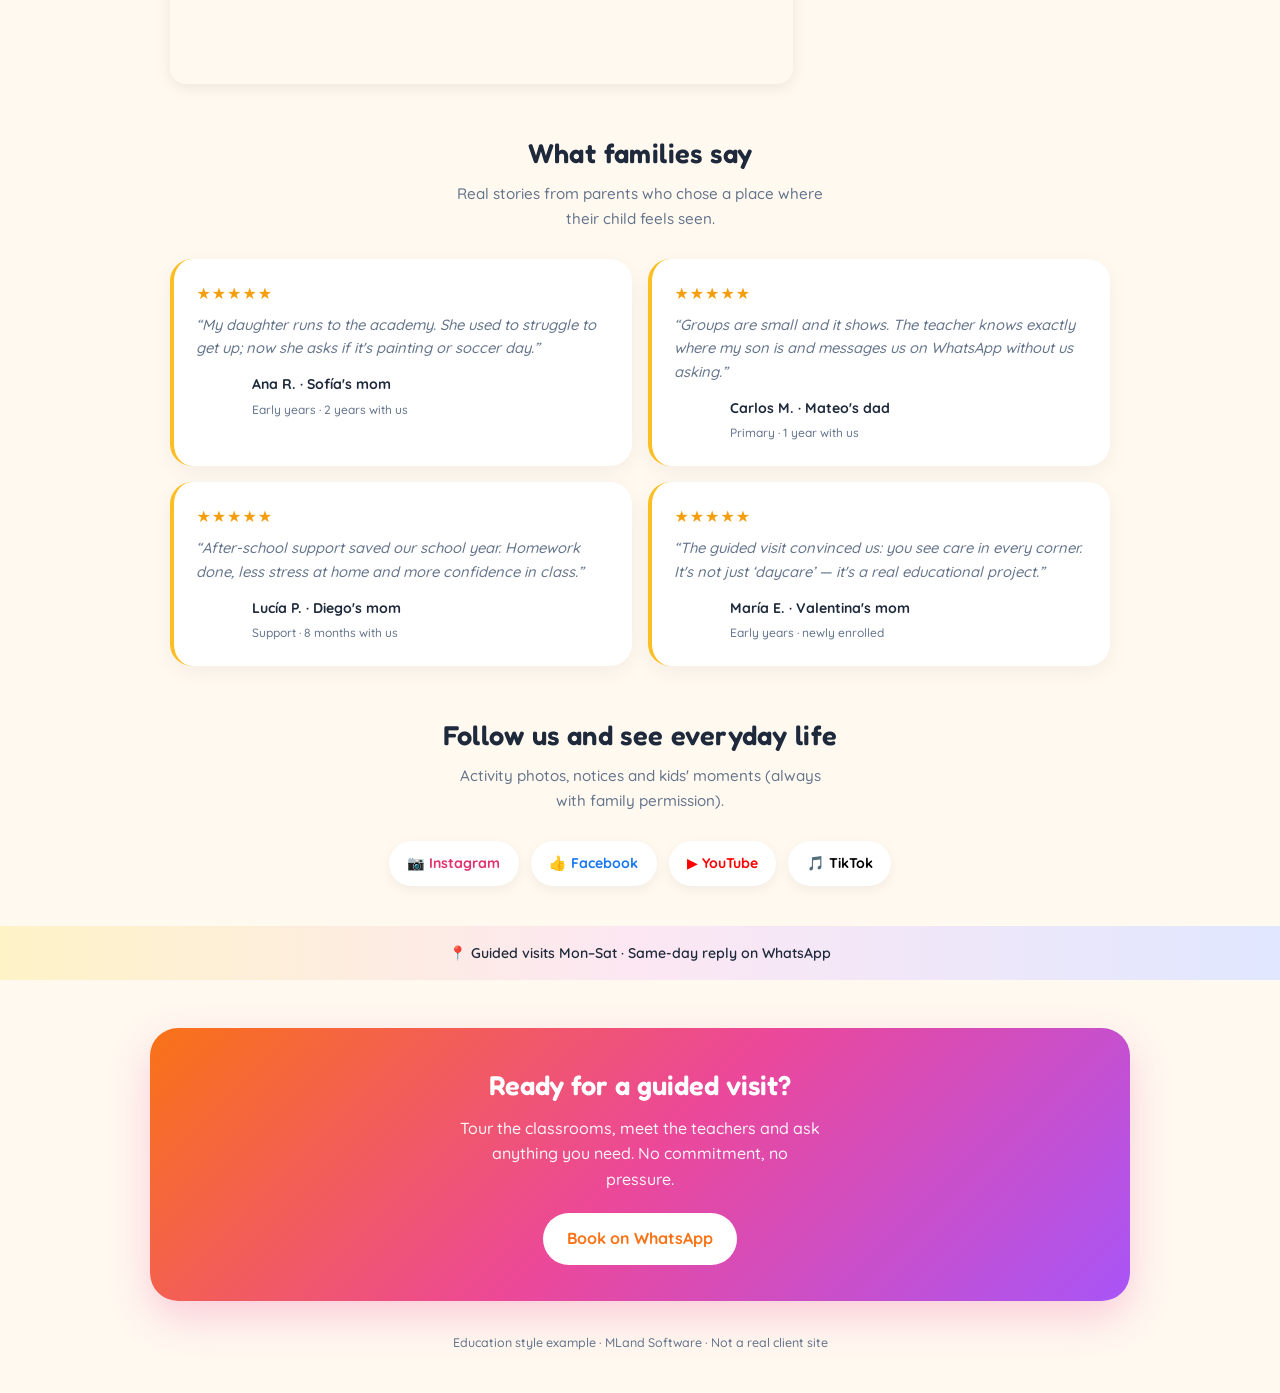
<file: demos/inmobiliaria.html>
<!DOCTYPE html>
<html lang="es">
<head>
<meta charset="UTF-8">
<meta name="viewport" content="width=device-width,initial-scale=1">
<title>Demo educación | MLand Software</title>
<meta name="robots" content="noindex">
<meta http-equiv="refresh" content="0;url=/demos/educacion.html">
<link rel="canonical" href="/demos/educacion.html">
<style>body{font-family:system-ui;display:flex;align-items:center;justify-content:center;min-height:100vh;margin:0;background:#faf6f1;color:#2a2420}a{color:#6b2d3c;font-weight:600}</style>
</head>
<body>
<p>Esta demo se actualizó. <a href="/demos/educacion.html">Ver demo de educación</a></p>
</body>
</html>
</file>
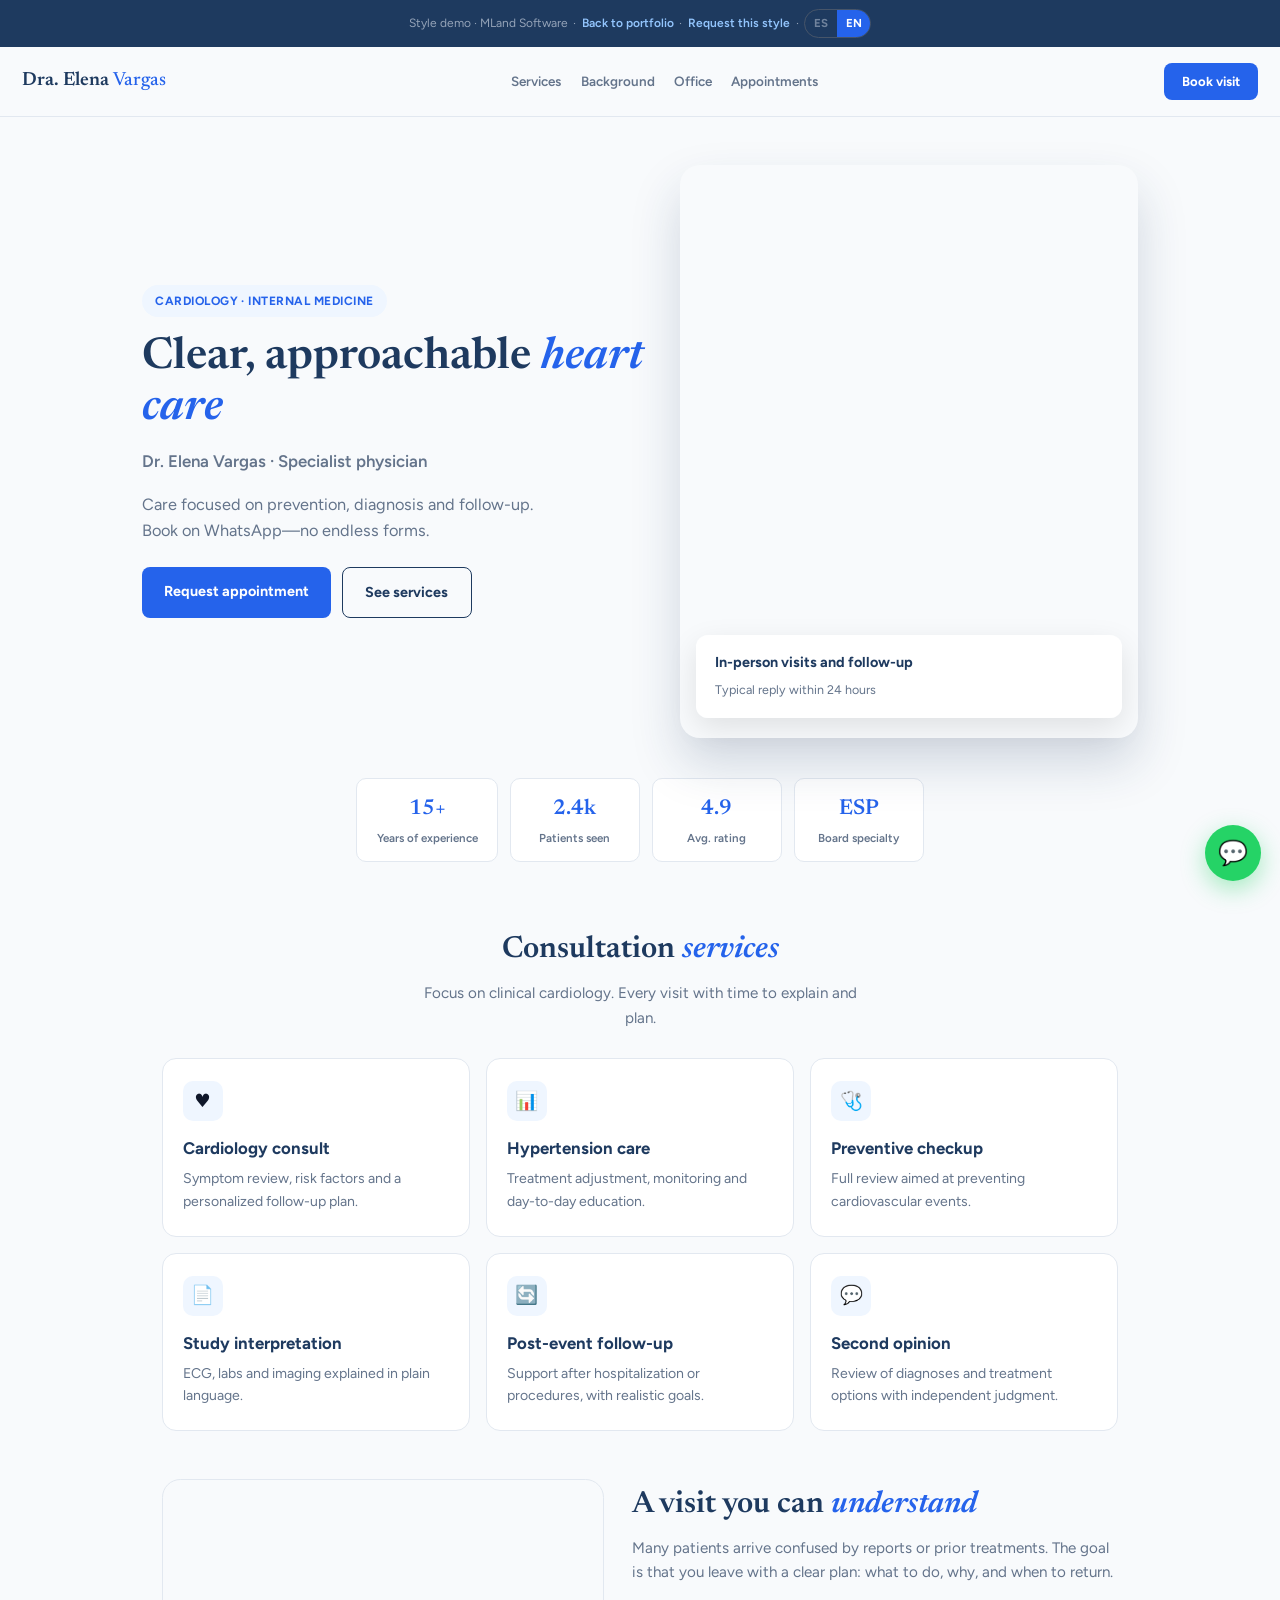
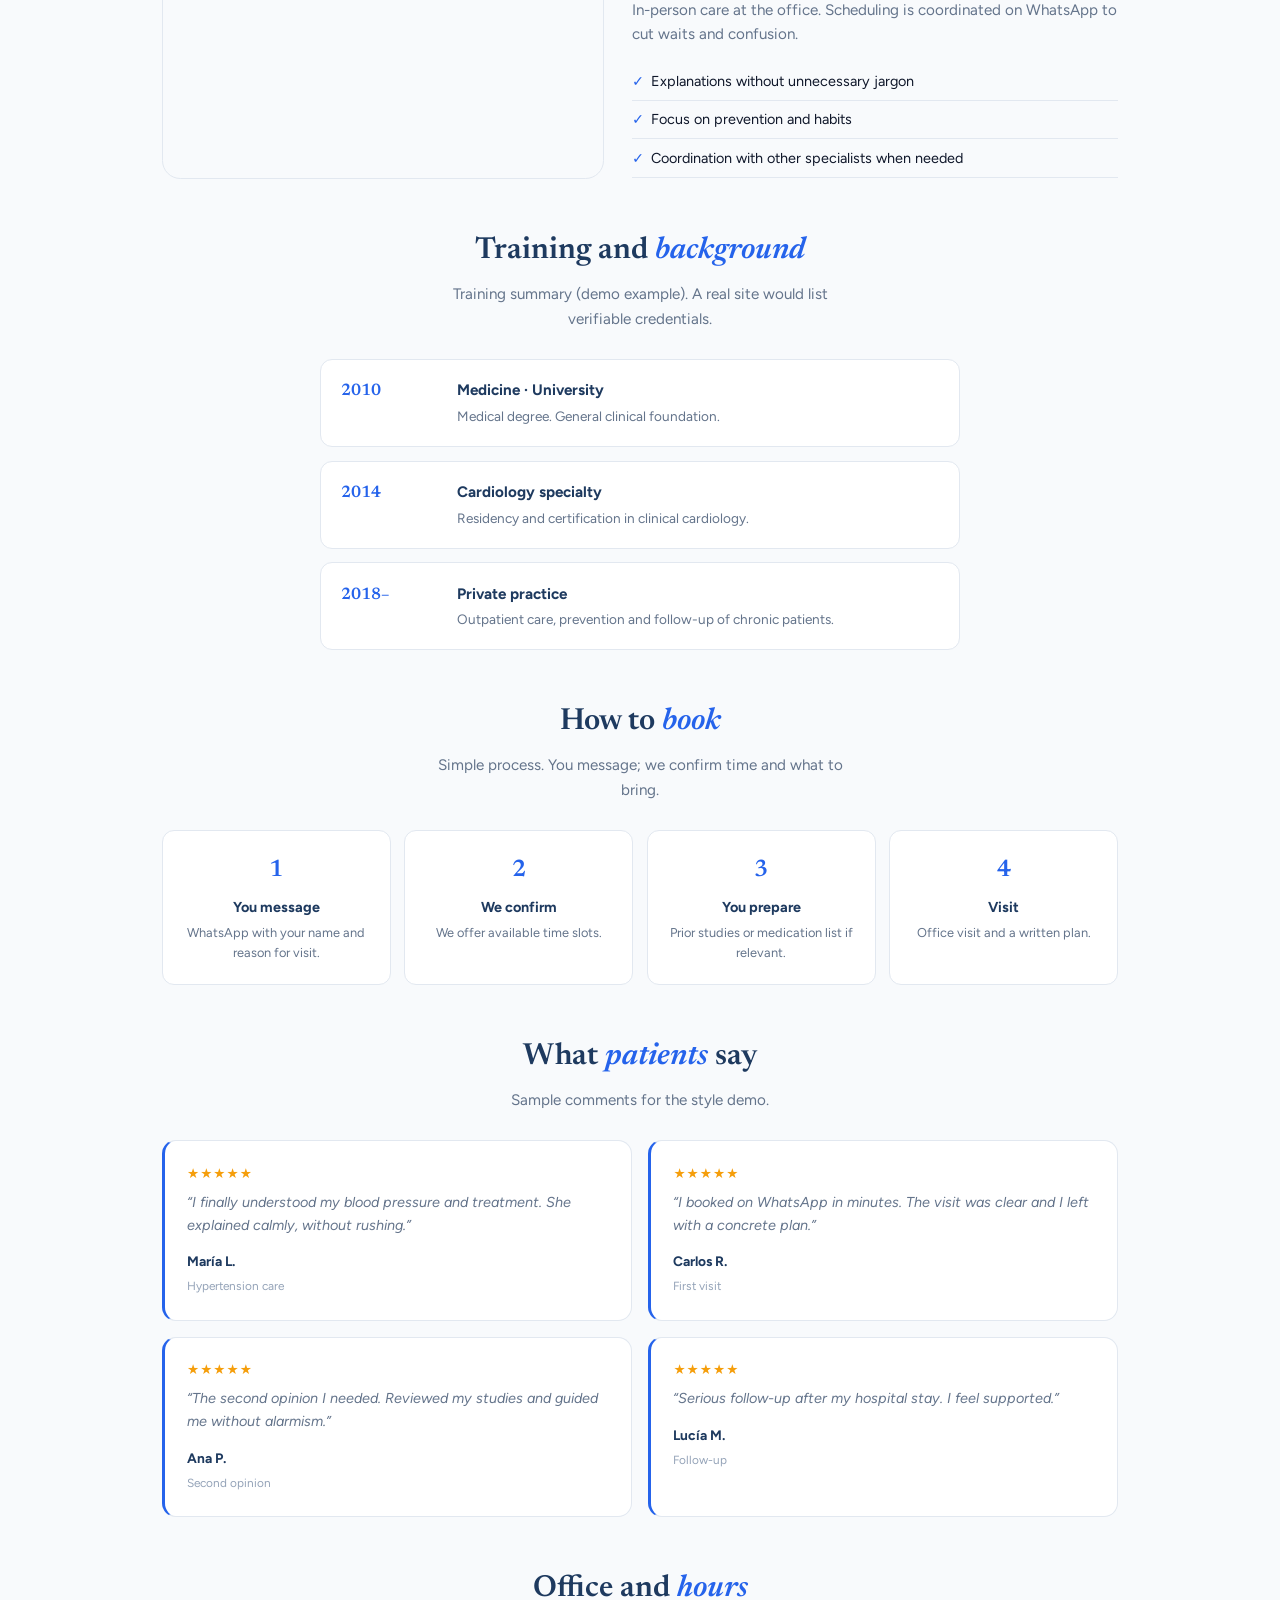
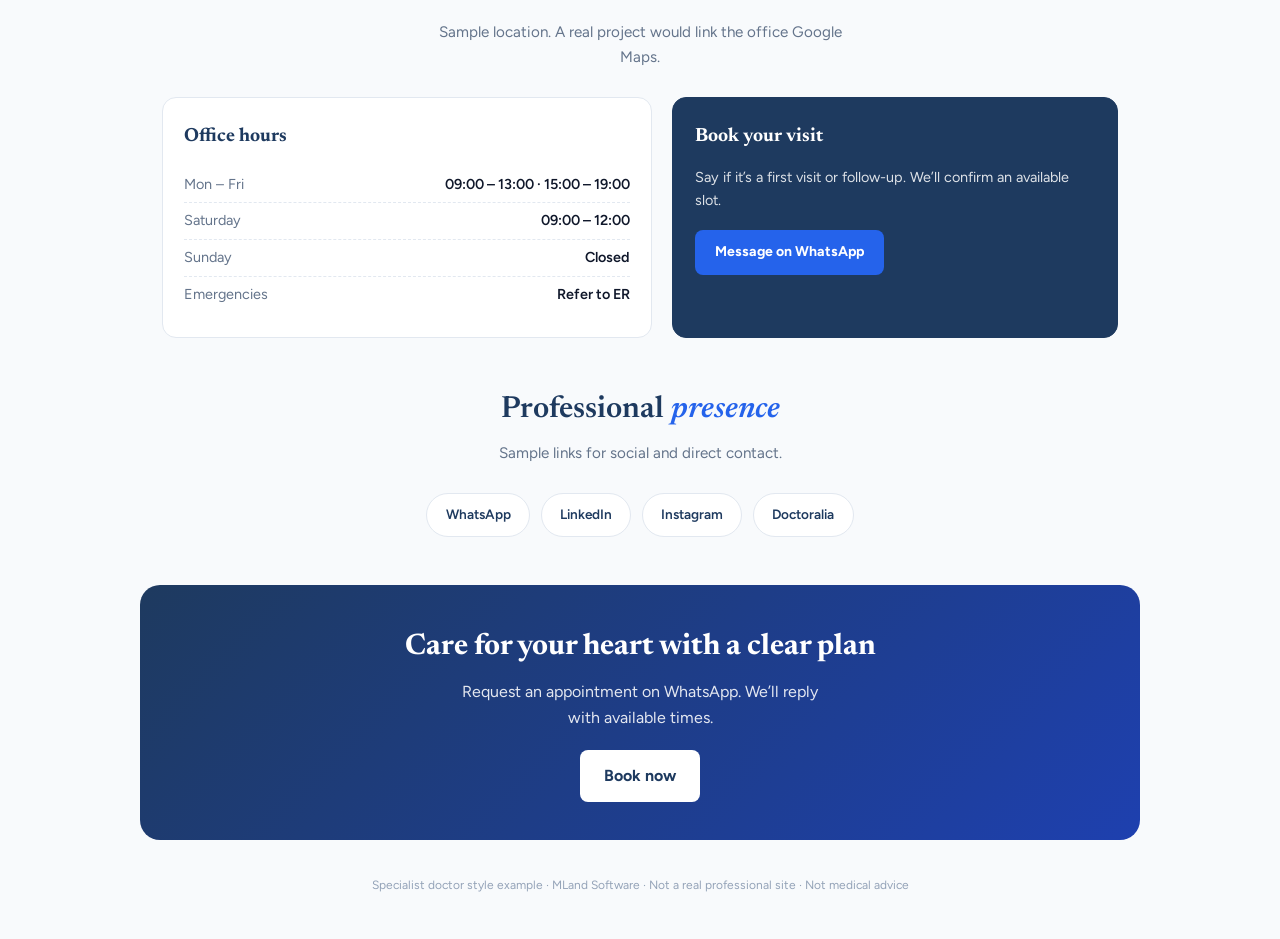
<file: demos/medico.html>
<!DOCTYPE html>
<html lang="es">
<head>
<meta charset="UTF-8">
<meta name="viewport" content="width=device-width,initial-scale=1">
<title>Demo · Médico especialista | MLand Software</title>
<meta name="robots" content="noindex,follow">
<link href="https://fonts.googleapis.com/css2?family=Newsreader:opsz,wght@6..72,500;6..72,600;6..72,700&family=Figtree:wght@400;500;600;700&display=swap" rel="stylesheet">
<style>
:root{
  --navy:#1e3a5f;--blue:#2563eb;--soft:#eff6ff;--bg:#f8fafc;
  --ink:#0f172a;--muted:#64748b;--line:#e2e8f0;--white:#fff;--accent:#0ea5e9;
}
*{box-sizing:border-box;margin:0;padding:0}
body{font-family:Figtree,system-ui,sans-serif;background:var(--bg);color:var(--ink);line-height:1.6}
a{color:inherit;text-decoration:none}
img{max-width:100%;display:block}
.mland-note{background:var(--navy);color:#94a3b8;font-size:.75rem;text-align:center;padding:.55rem 1rem;display:flex;flex-wrap:wrap;gap:.35rem;justify-content:center;align-items:center}
.mland-note a{color:#93c5fd;font-weight:600}
.lang-switch{display:inline-flex;border:1.5px solid #475569;border-radius:999px;overflow:hidden;font-size:.72rem;font-weight:700}
.lang-btn{border:0;background:transparent;color:#94a3b8;padding:.28rem .55rem;cursor:pointer;font:inherit;opacity:.7}
.lang-btn.active{opacity:1;background:var(--blue);color:#fff}
.top{display:flex;justify-content:space-between;align-items:center;padding:1rem 1.35rem;background:rgba(248,250,252,.95);backdrop-filter:blur(10px);position:sticky;top:0;z-index:40;border-bottom:1px solid var(--line);gap:.75rem;flex-wrap:wrap}
.logo{font-family:Newsreader,serif;font-size:1.2rem;font-weight:600;color:var(--navy)}
.logo span{color:var(--blue);font-weight:500}
.nav-mini{display:none;gap:1.2rem;font-size:.84rem;font-weight:600;color:var(--muted)}
@media(min-width:760px){.nav-mini{display:flex}}
.nav-mini a:hover{color:var(--blue)}
.wa{background:var(--blue);color:#fff;font-weight:700;padding:.5rem 1.15rem;font-size:.82rem;border-radius:8px}
.hero{
  display:grid;grid-template-columns:1.05fr .95fr;gap:2rem;align-items:center;
  max-width:1040px;margin:0 auto;padding:3rem 1.35rem 2.5rem;
}
@media(max-width:800px){.hero{grid-template-columns:1fr;padding-top:2rem}}
.hero-copy .badge{display:inline-block;background:var(--soft);color:var(--blue);font-size:.75rem;font-weight:700;padding:.4rem .85rem;border-radius:999px;margin-bottom:1rem;letter-spacing:.04em;text-transform:uppercase}
.hero-copy h1{font-family:Newsreader,serif;font-size:clamp(1.9rem,4.5vw,2.75rem);font-weight:600;line-height:1.15;color:var(--navy);margin-bottom:.85rem}
.hero-copy h1 em{font-style:italic;color:var(--blue)}
.hero-copy .role{font-size:1.05rem;font-weight:600;color:var(--muted);margin-bottom:1rem}
.hero-copy p{color:var(--muted);margin-bottom:1.5rem;max-width:40ch;font-size:1.02rem}
.hero-actions{display:flex;flex-wrap:wrap;gap:.65rem}
.cta{display:inline-block;background:var(--blue);color:#fff;font-weight:700;padding:.8rem 1.4rem;border-radius:8px;font-size:.9rem}
.cta.ghost{background:transparent;border:1.5px solid var(--navy);color:var(--navy)}
.hero-photo{position:relative}
.hero-photo .frame{border-radius:1.25rem;overflow:hidden;aspect-ratio:4/5;background:url("https://images.unsplash.com/photo-1559839734-2b71ea197ec2?w=800&q=80") center/cover;box-shadow:0 25px 50px rgba(30,58,95,.18)}
.hero-photo .card{position:absolute;bottom:1.25rem;left:1rem;right:1rem;background:rgba(255,255,255,.96);border-radius:12px;padding:1rem 1.15rem;box-shadow:0 10px 30px rgba(0,0,0,.1)}
.hero-photo .card strong{display:block;font-size:.9rem;color:var(--navy);margin-bottom:.15rem}
.hero-photo .card span{font-size:.78rem;color:var(--muted)}
.creds{display:flex;flex-wrap:wrap;justify-content:center;gap:.75rem;padding:0 1.35rem 1rem;max-width:900px;margin:0 auto}
.cred{background:var(--white);border:1px solid var(--line);border-radius:10px;padding:.85rem 1.2rem;text-align:center;min-width:130px}
.cred .n{font-family:Newsreader,serif;font-size:1.35rem;font-weight:600;color:var(--blue)}
.cred .l{font-size:.72rem;color:var(--muted);font-weight:600;margin-top:.15rem}
.sec{max-width:1000px;margin:0 auto;padding:3rem 1.35rem 0}
.sec h2{font-family:Newsreader,serif;font-size:clamp(1.45rem,3vw,1.9rem);font-weight:600;color:var(--navy);text-align:center;margin-bottom:.4rem}
.sec h2 em{font-style:italic;color:var(--blue)}
.sec .sub{text-align:center;color:var(--muted);font-size:.95rem;margin-bottom:1.75rem;max-width:44ch;margin-left:auto;margin-right:auto}
.svc-grid{display:grid;grid-template-columns:repeat(3,1fr);gap:1rem}
@media(max-width:720px){.svc-grid{grid-template-columns:1fr}}
.svc{background:var(--white);border:1px solid var(--line);border-radius:14px;padding:1.4rem 1.25rem;transition:border-color .15s}
.svc:hover{border-color:#93c5fd}
.svc .ico{width:40px;height:40px;border-radius:10px;background:var(--soft);display:flex;align-items:center;justify-content:center;font-size:1.15rem;margin-bottom:.85rem}
.svc h3{font-size:1.05rem;font-weight:700;color:var(--navy);margin-bottom:.4rem}
.svc p{font-size:.88rem;color:var(--muted)}
.about{display:grid;grid-template-columns:1fr 1.1fr;gap:1.75rem;align-items:center}
@media(max-width:720px){.about{grid-template-columns:1fr}}
.about .ph{border-radius:1.15rem;min-height:300px;background:url("https://images.unsplash.com/photo-1631217868264-e5b90bb7e133?w=900&q=80") center/cover;border:1px solid var(--line)}
.about-copy h2{text-align:left}
.about-copy p{color:var(--muted);margin-bottom:.85rem;font-size:.95rem}
.about-copy ul{list-style:none;margin-top:1rem}
.about-copy li{font-size:.9rem;padding:.45rem 0;border-bottom:1px solid var(--line);padding-left:1.2rem;position:relative;color:var(--ink)}
.about-copy li::before{content:"✓";position:absolute;left:0;color:var(--blue);font-weight:700}
.timeline{display:grid;gap:.85rem;max-width:640px;margin:0 auto}
.tl{display:grid;grid-template-columns:100px 1fr;gap:1rem;background:var(--white);border:1px solid var(--line);border-radius:12px;padding:1.15rem 1.25rem}
@media(max-width:480px){.tl{grid-template-columns:1fr}}
.tl .yr{font-family:Newsreader,serif;font-weight:600;color:var(--blue);font-size:1.05rem}
.tl h3{font-size:.95rem;font-weight:700;color:var(--navy);margin-bottom:.2rem}
.tl p{font-size:.85rem;color:var(--muted)}
.process{display:grid;grid-template-columns:repeat(4,1fr);gap:.85rem}
@media(max-width:700px){.process{grid-template-columns:1fr 1fr}}
@media(max-width:420px){.process{grid-template-columns:1fr}}
.step{background:var(--white);border:1px solid var(--line);border-radius:12px;padding:1.25rem 1.1rem;text-align:center}
.step .num{font-family:Newsreader,serif;font-size:1.5rem;font-weight:600;color:var(--blue);margin-bottom:.4rem}
.step h3{font-size:.9rem;font-weight:700;color:var(--navy);margin-bottom:.25rem}
.step p{font-size:.8rem;color:var(--muted)}
.quotes{display:grid;gap:1rem}
@media(min-width:700px){.quotes{grid-template-columns:1fr 1fr}}
.quote{background:var(--white);border:1px solid var(--line);border-radius:14px;padding:1.35rem 1.4rem;border-left:3px solid var(--blue)}
.quote .stars{color:#f59e0b;letter-spacing:1px;margin-bottom:.4rem;font-size:.85rem}
.quote p{font-size:.9rem;color:var(--muted);font-style:italic;margin-bottom:.85rem}
.quote strong{font-size:.86rem;display:block;color:var(--navy)}
.quote span{font-size:.74rem;color:#94a3b8}
.office{display:grid;grid-template-columns:1.1fr 1fr;gap:1.25rem}
@media(max-width:700px){.office{grid-template-columns:1fr}}
.office-box{background:var(--white);border:1px solid var(--line);border-radius:14px;padding:1.5rem 1.35rem}
.office-box h3{font-family:Newsreader,serif;font-size:1.2rem;color:var(--navy);margin-bottom:.85rem}
.office-box li{list-style:none;font-size:.9rem;padding:.4rem 0;border-bottom:1px dashed var(--line);display:flex;justify-content:space-between;gap:1rem;color:var(--muted)}
.office-box li:last-child{border-bottom:0}
.office-box li strong{color:var(--ink);font-weight:600}
.office-cta{background:var(--navy);color:#fff;border-color:var(--navy)}
.office-cta h3{color:#fff}
.office-cta p{font-size:.9rem;opacity:.85;margin-bottom:1.1rem}
.office-cta a{display:inline-block;background:var(--blue);color:#fff;font-weight:700;padding:.7rem 1.25rem;border-radius:8px;font-size:.88rem}
.social{display:flex;flex-wrap:wrap;justify-content:center;gap:.65rem}
.soc{display:inline-flex;align-items:center;gap:.45rem;background:var(--white);border:1px solid var(--line);border-radius:999px;padding:.65rem 1.15rem;font-weight:600;font-size:.85rem;color:var(--navy)}
.soc:hover{border-color:var(--blue);color:var(--blue)}
.enroll{
  margin:3rem 1.35rem 0;max-width:1000px;margin-left:auto;margin-right:auto;
  background:linear-gradient(135deg,var(--navy),#1e40af);
  border-radius:1.25rem;padding:2.4rem 1.5rem;text-align:center;color:#fff;
}
.enroll h2{font-family:Newsreader,serif;font-size:clamp(1.4rem,3vw,1.85rem);margin-bottom:.5rem}
.enroll p{opacity:.88;margin-bottom:1.25rem;max-width:38ch;margin-left:auto;margin-right:auto}
.enroll a{display:inline-block;background:#fff;color:var(--navy);font-weight:700;padding:.8rem 1.5rem;border-radius:8px}
footer{text-align:center;padding:2.25rem 1rem 2.75rem;font-size:.75rem;color:#94a3b8}
.float-wa{position:fixed;bottom:1.2rem;right:1.2rem;z-index:50;width:56px;height:56px;border-radius:50%;background:#25D366;color:#fff;display:flex;align-items:center;justify-content:center;font-size:1.5rem;box-shadow:0 8px 24px rgba(37,211,102,.4)}
</style>
</head>
<body>

<div class="mland-note">
  <span data-es="Demo de estilo · MLand Software" data-en="Style demo · MLand Software">Demo de estilo · MLand Software</span> ·
  <a href="/#demos" data-es="Volver al portafolio" data-en="Back to portfolio">Volver al portafolio</a> ·
  <a href="https://wa.me/593978868363?text=Hola%2C%20quiero%20web%20estilo%20medico%20especialista" data-es="Pedir este estilo" data-en="Request this style">Pedir este estilo</a> ·
  <span class="lang-switch">
    <button type="button" class="lang-btn active" data-set-lang="es">ES</button>
    <button type="button" class="lang-btn" data-set-lang="en">EN</button>
  </span>
</div>

<header class="top">
  <div class="logo">Dra. Elena <span>Vargas</span></div>
  <nav class="nav-mini">
    <a href="#servicios" data-es="Servicios" data-en="Services">Servicios</a>
    <a href="#trayectoria" data-es="Trayectoria" data-en="Background">Trayectoria</a>
    <a href="#consultorio" data-es="Consultorio" data-en="Office">Consultorio</a>
    <a href="#citas" data-es="Citas" data-en="Appointments">Citas</a>
  </nav>
  <a class="wa" href="https://wa.me/593978868363?text=cita%20Dra%20Vargas" data-es="Agendar cita" data-en="Book visit">Agendar cita</a>
</header>

<section class="hero">
  <div class="hero-copy">
    <div class="badge" data-es="Cardiología · Medicina interna" data-en="Cardiology · Internal medicine">Cardiología · Medicina interna</div>
    <h1 data-es-html="Atención cardiológica <em>clara y cercana</em>" data-en-html="Clear, approachable <em>heart care</em>">Atención cardiológica <em>clara y cercana</em></h1>
    <div class="role" data-es="Dra. Elena Vargas · Médica especialista" data-en="Dr. Elena Vargas · Specialist physician">Dra. Elena Vargas · Médica especialista</div>
    <p data-es="Consulta enfocada en prevención, diagnóstico y seguimiento. Agenda por WhatsApp sin formularios eternos." data-en="Care focused on prevention, diagnosis and follow-up. Book on WhatsApp—no endless forms.">Consulta enfocada en prevención, diagnóstico y seguimiento. Agenda por WhatsApp sin formularios eternos.</p>
    <div class="hero-actions">
      <a class="cta" href="https://wa.me/593978868363?text=quiero%20cita%20cardiologia" data-es="Solicitar cita" data-en="Request appointment">Solicitar cita</a>
      <a class="cta ghost" href="#servicios" data-es="Ver servicios" data-en="See services">Ver servicios</a>
    </div>
  </div>
  <div class="hero-photo">
    <div class="frame" role="img" aria-label="Médica especialista"></div>
    <div class="card">
      <strong data-es="Citas presenciales y seguimiento" data-en="In-person visits and follow-up">Citas presenciales y seguimiento</strong>
      <span data-es="Respuesta habitual en menos de 24 h" data-en="Typical reply within 24 hours">Respuesta habitual en menos de 24 h</span>
    </div>
  </div>
</section>

<div class="creds">
  <div class="cred"><div class="n">15+</div><div class="l" data-es="Años de experiencia" data-en="Years of experience">Años de experiencia</div></div>
  <div class="cred"><div class="n">2.4k</div><div class="l" data-es="Pacientes atendidos" data-en="Patients seen">Pacientes atendidos</div></div>
  <div class="cred"><div class="n">4.9</div><div class="l" data-es="Valoración media" data-en="Avg. rating">Valoración media</div></div>
  <div class="cred"><div class="n">ESP</div><div class="l" data-es="Especialidad oficial" data-en="Board specialty">Especialidad oficial</div></div>
</div>

<section class="sec" id="servicios">
  <h2 data-es-html="Servicios de <em>consulta</em>" data-en-html="Consultation <em>services</em>">Servicios de <em>consulta</em></h2>
  <p class="sub" data-es="Enfoque en cardiología clínica. Cada visita con tiempo para explicar y planificar." data-en="Focus on clinical cardiology. Every visit with time to explain and plan.">Enfoque en cardiología clínica. Cada visita con tiempo para explicar y planificar.</p>
  <div class="svc-grid">
    <article class="svc"><div class="ico">♥</div><h3 data-es="Consulta cardiológica" data-en="Cardiology consult">Consulta cardiológica</h3><p data-es="Evaluación de síntomas, factores de riesgo y plan de seguimiento personalizado." data-en="Symptom review, risk factors and a personalized follow-up plan.">Evaluación de síntomas, factores de riesgo y plan de seguimiento personalizado.</p></article>
    <article class="svc"><div class="ico">📊</div><h3 data-es="Control de hipertensión" data-en="Hypertension care">Control de hipertensión</h3><p data-es="Ajuste de tratamiento, monitoreo y educación para el día a día." data-en="Treatment adjustment, monitoring and day-to-day education.">Ajuste de tratamiento, monitoreo y educación para el día a día.</p></article>
    <article class="svc"><div class="ico">🩺</div><h3 data-es="Chequeo preventivo" data-en="Preventive checkup">Chequeo preventivo</h3><p data-es="Revisión integral orientada a prevenir eventos cardiovasculares." data-en="Full review aimed at preventing cardiovascular events.">Revisión integral orientada a prevenir eventos cardiovasculares.</p></article>
    <article class="svc"><div class="ico">📄</div><h3 data-es="Interpretación de estudios" data-en="Study interpretation">Interpretación de estudios</h3><p data-es="ECG, laboratorio y estudios de imagen explicados en lenguaje claro." data-en="ECG, labs and imaging explained in plain language.">ECG, laboratorio y estudios de imagen explicados en lenguaje claro.</p></article>
    <article class="svc"><div class="ico">🔄</div><h3 data-es="Seguimiento post-evento" data-en="Post-event follow-up">Seguimiento post-evento</h3><p data-es="Acompañamiento tras hospitalización o procedimientos, con metas realistas." data-en="Support after hospitalization or procedures, with realistic goals.">Acompañamiento tras hospitalización o procedimientos, con metas realistas.</p></article>
    <article class="svc"><div class="ico">💬</div><h3 data-es="Segunda opinión" data-en="Second opinion">Segunda opinión</h3><p data-es="Revisión de diagnósticos y opciones terapéuticas con criterio independiente." data-en="Review of diagnoses and treatment options with independent judgment.">Revisión de diagnósticos y opciones terapéuticas con criterio independiente.</p></article>
  </div>
</section>

<section class="sec">
  <div class="about">
    <div class="ph" role="img" aria-label="Consulta médica"></div>
    <div class="about-copy">
      <h2 data-es-html="Una consulta que <em>se entiende</em>" data-en-html="A visit you can <em>understand</em>">Una consulta que <em>se entiende</em></h2>
      <p data-es="Muchos pacientes llegan confundidos por informes o tratamientos previos. El objetivo es que salgas con un plan claro: qué hacer, por qué y cuándo volver." data-en="Many patients arrive confused by reports or prior treatments. The goal is that you leave with a clear plan: what to do, why, and when to return.">Muchos pacientes llegan confundidos por informes o tratamientos previos. El objetivo es que salgas con un plan claro: qué hacer, por qué y cuándo volver.</p>
      <p data-es="Atención presencial en consultorio. La agenda se coordina por WhatsApp para reducir esperas y confusiones." data-en="In-person care at the office. Scheduling is coordinated on WhatsApp to cut waits and confusion.">Atención presencial en consultorio. La agenda se coordina por WhatsApp para reducir esperas y confusiones.</p>
      <ul>
        <li data-es="Explicaciones sin jerga innecesaria" data-en="Explanations without unnecessary jargon">Explicaciones sin jerga innecesaria</li>
        <li data-es="Enfoque en prevención y hábitos" data-en="Focus on prevention and habits">Enfoque en prevención y hábitos</li>
        <li data-es="Coordinación con otros especialistas cuando hace falta" data-en="Coordination with other specialists when needed">Coordinación con otros especialistas cuando hace falta</li>
      </ul>
    </div>
  </div>
</section>

<section class="sec" id="trayectoria">
  <h2 data-es-html="Formación y <em>trayectoria</em>" data-en-html="Training and <em>background</em>">Formación y <em>trayectoria</em></h2>
  <p class="sub" data-es="Resumen de formación (ejemplo de demo). En un sitio real irían títulos verificables." data-en="Training summary (demo example). A real site would list verifiable credentials.">Resumen de formación (ejemplo de demo). En un sitio real irían títulos verificables.</p>
  <div class="timeline">
    <div class="tl"><div class="yr">2010</div><div><h3 data-es="Medicina · Universidad" data-en="Medicine · University">Medicina · Universidad</h3><p data-es="Título de médico cirujano. Base clínica general." data-en="Medical degree. General clinical foundation.">Título de médico cirujano. Base clínica general.</p></div></div>
    <div class="tl"><div class="yr">2014</div><div><h3 data-es="Especialidad en Cardiología" data-en="Cardiology specialty">Especialidad en Cardiología</h3><p data-es="Residencia y certificación en cardiología clínica." data-en="Residency and certification in clinical cardiology.">Residencia y certificación en cardiología clínica.</p></div></div>
    <div class="tl"><div class="yr">2018–</div><div><h3 data-es="Consulta privada" data-en="Private practice">Consulta privada</h3><p data-es="Atención ambulatoria, prevención y seguimiento de pacientes crónicos." data-en="Outpatient care, prevention and follow-up of chronic patients.">Atención ambulatoria, prevención y seguimiento de pacientes crónicos.</p></div></div>
  </div>
</section>

<section class="sec">
  <h2 data-es-html="Cómo <em>agendar</em>" data-en-html="How to <em>book</em>">Cómo <em>agendar</em></h2>
  <p class="sub" data-es="Proceso simple. Tú escribes; confirmamos horario y preparativos." data-en="Simple process. You message; we confirm time and what to bring.">Proceso simple. Tú escribes; confirmamos horario y preparativos.</p>
  <div class="process">
    <div class="step"><div class="num">1</div><h3 data-es="Escribes" data-en="You message">Escribes</h3><p data-es="WhatsApp con tu nombre y motivo de consulta." data-en="WhatsApp with your name and reason for visit.">WhatsApp con tu nombre y motivo de consulta.</p></div>
    <div class="step"><div class="num">2</div><h3 data-es="Confirmamos" data-en="We confirm">Confirmamos</h3><p data-es="Te proponemos horarios disponibles." data-en="We offer available time slots.">Te proponemos horarios disponibles.</p></div>
    <div class="step"><div class="num">3</div><h3 data-es="Preparas" data-en="You prepare">Preparas</h3><p data-es="Estudios previos o lista de medicamentos si aplica." data-en="Prior studies or medication list if relevant.">Estudios previos o lista de medicamentos si aplica.</p></div>
    <div class="step"><div class="num">4</div><h3 data-es="Consulta" data-en="Visit">Consulta</h3><p data-es="Atención en consultorio y plan por escrito." data-en="Office visit and a written plan.">Atención en consultorio y plan por escrito.</p></div>
  </div>
</section>

<section class="sec">
  <h2 data-es-html="Lo que dicen los <em>pacientes</em>" data-en-html="What <em>patients</em> say">Lo que dicen los <em>pacientes</em></h2>
  <p class="sub" data-es="Comentarios de ejemplo para la demo de estilo." data-en="Sample comments for the style demo.">Comentarios de ejemplo para la demo de estilo.</p>
  <div class="quotes">
    <article class="quote"><div class="stars">★★★★★</div><p data-es="“Por fin entendí mi presión y el tratamiento. Me explicó con calma y sin apuro.”" data-en="“I finally understood my blood pressure and treatment. She explained calmly, without rushing.”">“Por fin entendí mi presión y el tratamiento. Me explicó con calma y sin apuro.”</p><strong>María L.</strong><span data-es="Control de hipertensión" data-en="Hypertension care">Control de hipertensión</span></article>
    <article class="quote"><div class="stars">★★★★★</div><p data-es="“Agendé por WhatsApp en minutos. La consulta fue clara y me dio un plan concreto.”" data-en="“I booked on WhatsApp in minutes. The visit was clear and I left with a concrete plan.”">“Agendé por WhatsApp en minutos. La consulta fue clara y me dio un plan concreto.”</p><strong>Carlos R.</strong><span data-es="Primera consulta" data-en="First visit">Primera consulta</span></article>
    <article class="quote"><div class="stars">★★★★★</div><p data-es="“Segunda opinión que necesitaba. Revisó mis estudios y me orientó sin alarmismo.”" data-en="“The second opinion I needed. Reviewed my studies and guided me without alarmism.”">“Segunda opinión que necesitaba. Revisó mis estudios y me orientó sin alarmismo.”</p><strong>Ana P.</strong><span data-es="Segunda opinión" data-en="Second opinion">Segunda opinión</span></article>
    <article class="quote"><div class="stars">★★★★★</div><p data-es="“Seguimiento serio después de mi internación. Me siento acompañada.”" data-en="“Serious follow-up after my hospital stay. I feel supported.”">“Seguimiento serio después de mi internación. Me siento acompañada.”</p><strong>Lucía M.</strong><span data-es="Seguimiento" data-en="Follow-up">Seguimiento</span></article>
  </div>
</section>

<section class="sec" id="consultorio">
  <h2 data-es-html="Consultorio y <em>horarios</em>" data-en-html="Office and <em>hours</em>">Consultorio y <em>horarios</em></h2>
  <p class="sub" data-es="Ubicación de ejemplo. En un proyecto real se enlaza Google Maps del consultorio." data-en="Sample location. A real project would link the office Google Maps.">Ubicación de ejemplo. En un proyecto real se enlaza Google Maps del consultorio.</p>
  <div class="office">
    <div class="office-box">
      <h3 data-es="Horario de atención" data-en="Office hours">Horario de atención</h3>
      <ul>
        <li><span data-es="Lun – Vie" data-en="Mon – Fri">Lun – Vie</span><strong>09:00 – 13:00 · 15:00 – 19:00</strong></li>
        <li><span data-es="Sábado" data-en="Saturday">Sábado</span><strong>09:00 – 12:00</strong></li>
        <li><span data-es="Domingo" data-en="Sunday">Domingo</span><strong data-es="Cerrado" data-en="Closed">Cerrado</strong></li>
        <li><span data-es="Urgencias" data-en="Emergencies">Urgencias</span><strong data-es="Derivación a centro" data-en="Refer to ER">Derivación a centro</strong></li>
      </ul>
    </div>
    <div class="office-box office-cta" id="citas">
      <h3 data-es="Agenda tu cita" data-en="Book your visit">Agenda tu cita</h3>
      <p data-es="Indica si es primera vez o control. Te confirmamos el cupo disponible." data-en="Say if it’s a first visit or follow-up. We’ll confirm an available slot.">Indica si es primera vez o control. Te confirmamos el cupo disponible.</p>
      <a href="https://wa.me/593978868363?text=Hola%2C%20quiero%20agendar%20cita%20con%20Dra.%20Vargas" data-es="Escribir por WhatsApp" data-en="Message on WhatsApp">Escribir por WhatsApp</a>
    </div>
  </div>
</section>

<section class="sec">
  <h2 data-es-html="Presencia <em>profesional</em>" data-en-html="Professional <em>presence</em>">Presencia <em>profesional</em></h2>
  <p class="sub" data-es="Enlaces de ejemplo para redes y contacto directo." data-en="Sample links for social and direct contact.">Enlaces de ejemplo para redes y contacto directo.</p>
  <div class="social">
    <a class="soc" href="https://wa.me/593978868363" target="_blank" rel="noopener">WhatsApp</a>
    <a class="soc" href="https://www.linkedin.com/" target="_blank" rel="noopener">LinkedIn</a>
    <a class="soc" href="https://www.instagram.com/" target="_blank" rel="noopener">Instagram</a>
    <a class="soc" href="https://www.doctoralia.com/" target="_blank" rel="noopener">Doctoralia</a>
  </div>
</section>

<div class="enroll">
  <h2 data-es="Cuida tu corazón con un plan claro" data-en="Care for your heart with a clear plan">Cuida tu corazón con un plan claro</h2>
  <p data-es="Solicita cita por WhatsApp. Te respondemos con horarios disponibles." data-en="Request an appointment on WhatsApp. We’ll reply with available times.">Solicita cita por WhatsApp. Te respondemos con horarios disponibles.</p>
  <a href="https://wa.me/593978868363?text=cita%20cardiologia" data-es="Agendar ahora" data-en="Book now">Agendar ahora</a>
</div>

<footer data-es="Ejemplo de estilo médico especialista · MLand Software · No es un sitio de profesional real · No sustituye atención médica" data-en="Specialist doctor style example · MLand Software · Not a real professional site · Not medical advice">Ejemplo de estilo médico especialista · MLand Software · No es un sitio de profesional real · No sustituye atención médica</footer>

<a class="float-wa" href="https://wa.me/593978868363?text=Hola%2C%20vengo%20de%20la%20demo%20medico" aria-label="WhatsApp">💬</a>
<script src="/js/i18n.js"></script>
</body>
</html>
</file>
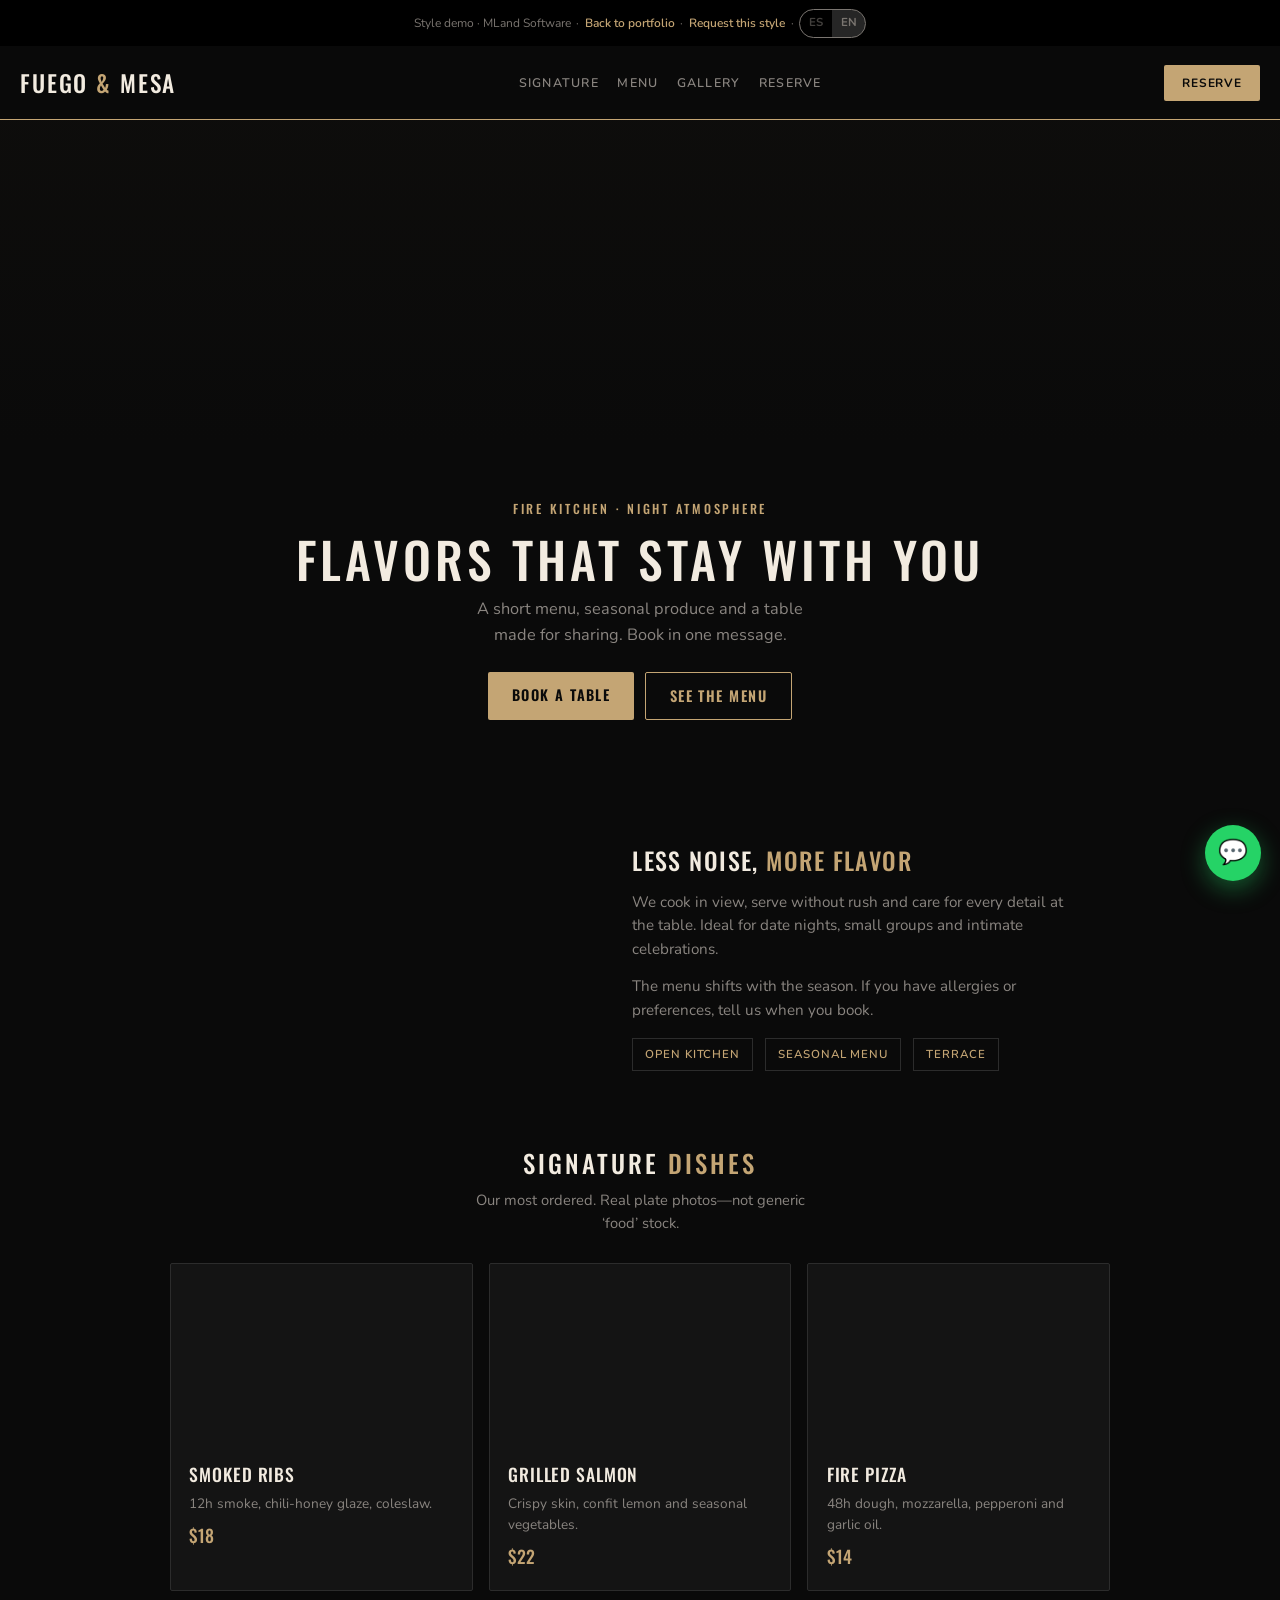
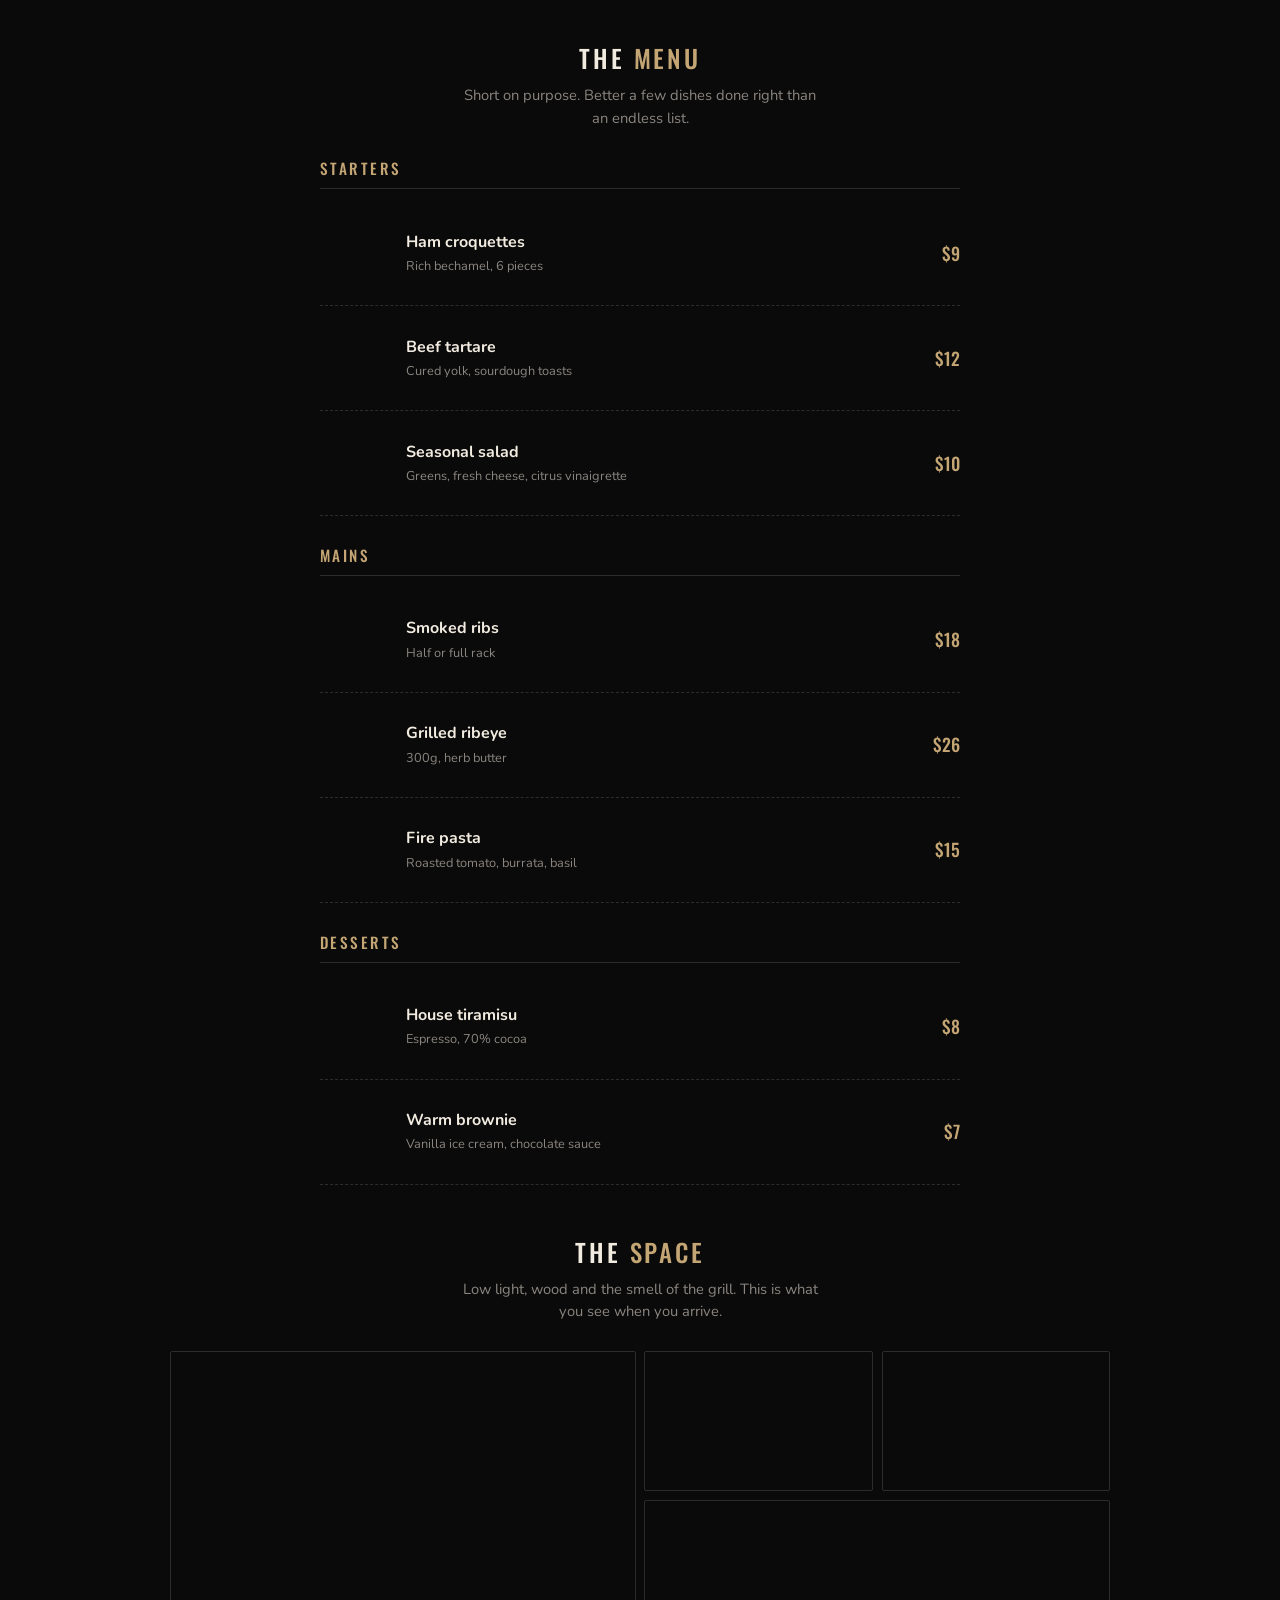
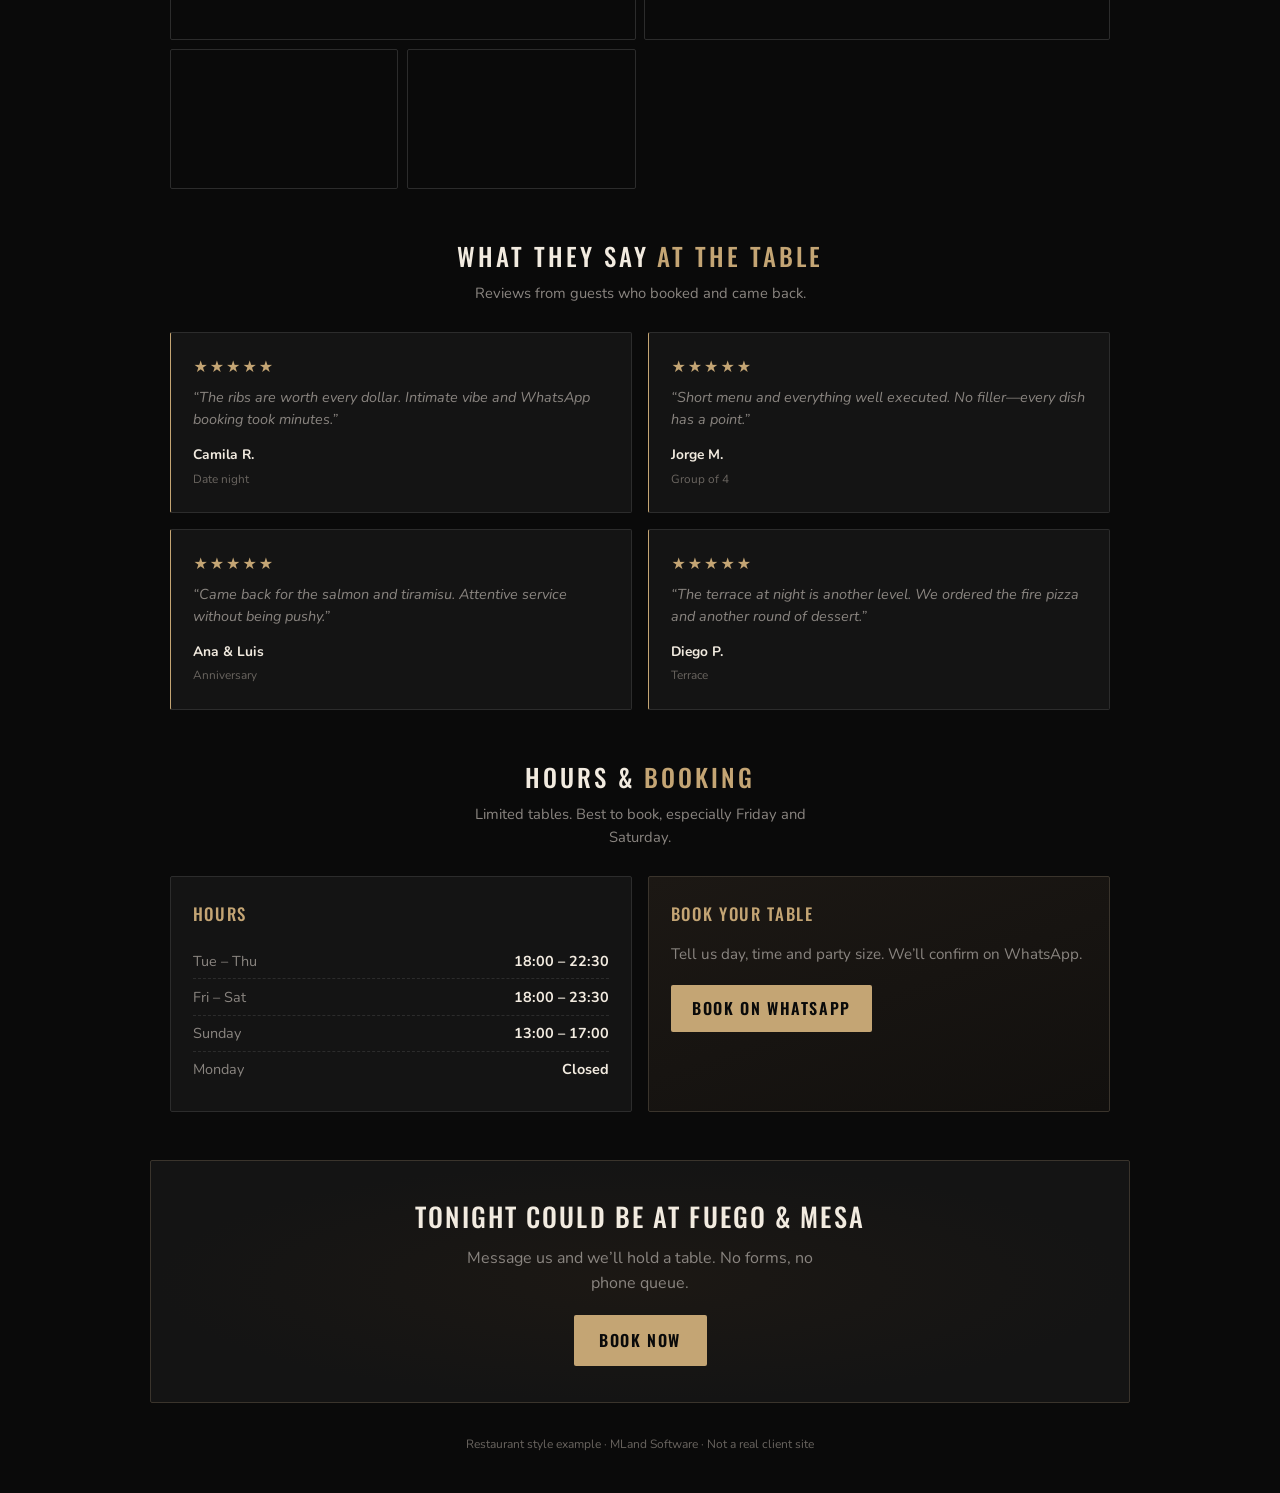
<file: demos/restaurante.html>
<!DOCTYPE html>
<html lang="es">
<head>
<meta charset="UTF-8">
<meta name="viewport" content="width=device-width,initial-scale=1">
<title>Demo · Restaurante | MLand Software</title>
<meta name="robots" content="noindex,follow">
<link href="https://fonts.googleapis.com/css2?family=Oswald:wght@500;600;700&family=Nunito:wght@400;600;700&display=swap" rel="stylesheet">
<style>
:root{
  --bg:#0a0a0a;--card:#141414;--gold:#c4a574;--cream:#f2ebe0;
  --muted:#8a8580;--line:#2c2c2c;--warm:#1c1814;
}
*{box-sizing:border-box;margin:0;padding:0}
body{font-family:Nunito,system-ui,sans-serif;background:var(--bg);color:var(--cream);line-height:1.55}
a{color:inherit;text-decoration:none}
img{max-width:100%;display:block}
.mland-note{background:#000;color:#7a7570;font-size:.75rem;text-align:center;padding:.55rem 1rem;display:flex;flex-wrap:wrap;gap:.35rem;justify-content:center;align-items:center}
.mland-note a{color:var(--gold);font-weight:600}
.lang-switch{display:inline-flex;border:1.5px solid currentColor;border-radius:999px;overflow:hidden;font-size:.72rem;font-weight:700}
.lang-btn{border:0;background:transparent;color:inherit;padding:.28rem .55rem;cursor:pointer;font:inherit;opacity:.55}
.lang-btn.active{opacity:1;background:rgba(255,255,255,.15)}
header{padding:1.15rem 1.25rem;display:flex;justify-content:space-between;align-items:center;border-bottom:1px solid var(--gold);position:sticky;top:0;z-index:40;background:rgba(10,10,10,.96);backdrop-filter:blur(8px);gap:.75rem;flex-wrap:wrap}
.logo{font-family:Oswald,sans-serif;font-size:1.45rem;letter-spacing:.08em;text-transform:uppercase;font-weight:500}
.logo span{color:var(--gold)}
.nav-mini{display:none;gap:1.15rem;font-size:.78rem;font-weight:600;text-transform:uppercase;letter-spacing:.1em;color:var(--muted)}
@media(min-width:720px){.nav-mini{display:flex}}
.nav-mini a:hover{color:var(--gold)}
.wa{background:var(--gold);color:#0a0a0a;font-weight:700;font-size:.75rem;padding:.55rem 1.1rem;border-radius:2px;text-transform:uppercase;letter-spacing:.08em}
.hero{
  position:relative;min-height:72vh;display:flex;align-items:flex-end;
  background:linear-gradient(to top,rgba(10,10,10,.96) 0%,rgba(10,10,10,.5) 50%,rgba(20,18,14,.35) 100%),
    url("https://images.unsplash.com/photo-1517248135467-4c7edcad34c4?w=1600&q=80") center/cover no-repeat;
  padding:0 1.25rem 3rem;
}
.hero-inner{max-width:720px;margin:0 auto;width:100%;text-align:center}
.hero .k{font-family:Oswald,sans-serif;font-size:.78rem;color:var(--gold);letter-spacing:.22em;text-transform:uppercase;margin-bottom:.85rem;font-weight:500}
.hero h1{font-family:Oswald,sans-serif;font-size:clamp(2rem,6vw,3.1rem);text-transform:uppercase;font-weight:500;letter-spacing:.08em;line-height:1.08;margin-bottom:.75rem}
.hero p{color:var(--muted);max-width:36ch;margin:0 auto 1.5rem;font-size:1.02rem}
.hero-actions{display:flex;flex-wrap:wrap;gap:.65rem;justify-content:center}
.cta{display:inline-block;background:var(--gold);color:#0a0a0a;font-family:Oswald,sans-serif;font-size:.9rem;font-weight:600;padding:.75rem 1.5rem;text-transform:uppercase;letter-spacing:.1em;border-radius:2px}
.cta.ghost{background:transparent;border:1px solid var(--gold);color:var(--gold)}
.about{max-width:900px;margin:0 auto;padding:3rem 1.25rem 0;display:grid;grid-template-columns:1fr 1.1fr;gap:1.5rem;align-items:center}
@media(max-width:700px){.about{grid-template-columns:1fr}}
.about .ph{border-radius:2px;min-height:280px;background:url("https://images.unsplash.com/photo-1414235077428-338989a2e8c0?w=900&q=80") center/cover}
.about-copy h2{font-family:Oswald,sans-serif;font-size:1.5rem;text-transform:uppercase;letter-spacing:.06em;font-weight:500;margin-bottom:.75rem}
.about-copy h2 span{color:var(--gold)}
.about-copy p{color:var(--muted);margin-bottom:.85rem;font-size:.95rem}
.about-copy .meta{display:flex;flex-wrap:wrap;gap:.75rem;margin-top:1rem}
.about-copy .meta span{border:1px solid var(--line);padding:.4rem .75rem;font-size:.72rem;font-weight:600;text-transform:uppercase;letter-spacing:.08em;color:var(--gold)}
.sec{max-width:980px;margin:0 auto;padding:3rem 1.25rem 0}
.sec h2{font-family:Oswald,sans-serif;font-size:clamp(1.25rem,3vw,1.55rem);text-transform:uppercase;letter-spacing:.12em;font-weight:500;text-align:center;margin-bottom:.4rem}
.sec h2 span{color:var(--gold)}
.sec .sub{text-align:center;color:var(--muted);font-size:.92rem;margin-bottom:1.75rem;max-width:40ch;margin-left:auto;margin-right:auto}
.sigs{display:grid;grid-template-columns:repeat(3,1fr);gap:1rem}
@media(max-width:700px){.sigs{grid-template-columns:1fr}}
.sig{background:var(--card);border-radius:2px;overflow:hidden;border:1px solid var(--line)}
.sig .ph{height:180px;background-size:cover;background-position:center}
.sig .body{padding:1.1rem 1.15rem 1.25rem}
.sig h3{font-family:Oswald,sans-serif;font-size:1.1rem;text-transform:uppercase;letter-spacing:.05em;font-weight:500;margin-bottom:.25rem}
.sig p{font-size:.85rem;color:var(--muted);margin-bottom:.5rem}
.sig .p{font-family:Oswald,sans-serif;color:var(--gold);font-size:1.1rem;font-weight:500}
.menu-block{max-width:640px;margin:0 auto}
.menu-block .cat{font-family:Oswald,sans-serif;font-size:.95rem;color:var(--gold);text-transform:uppercase;letter-spacing:.16em;font-weight:500;margin:1.75rem 0 .75rem;border-bottom:1px solid var(--line);padding-bottom:.45rem}
.menu-block .cat:first-child{margin-top:0}
.item{display:grid;grid-template-columns:72px 1fr auto;gap:.9rem;padding:1rem 0;border-bottom:1px dashed var(--line);align-items:center}
@media(max-width:480px){.item{grid-template-columns:1fr auto}.item .thumb{display:none}}
.item .thumb{width:72px;height:72px;border-radius:2px;background-size:cover;background-position:center}
.item h3{font-size:1rem;font-weight:700;margin-bottom:.15rem}
.item p{font-size:.8rem;color:var(--muted)}
.item .price{font-family:Oswald,sans-serif;color:var(--gold);font-size:1.1rem;white-space:nowrap;font-weight:500}
.gallery{display:grid;grid-template-columns:repeat(4,1fr);grid-auto-rows:140px;gap:.55rem}
@media(max-width:640px){.gallery{grid-template-columns:1fr 1fr;grid-auto-rows:120px}}
.gallery .g{border-radius:2px;background-size:cover;background-position:center;border:1px solid var(--line)}
.gallery .g.wide{grid-column:span 2}
.gallery .g.tall{grid-row:span 2}
.panel{display:grid;grid-template-columns:1fr 1fr;gap:1rem}
@media(max-width:640px){.panel{grid-template-columns:1fr}}
.panel-box{background:var(--card);border:1px solid var(--line);border-radius:2px;padding:1.5rem 1.35rem}
.panel-box h3{font-family:Oswald,sans-serif;font-size:1.05rem;text-transform:uppercase;letter-spacing:.1em;font-weight:500;margin-bottom:1rem;color:var(--gold)}
.panel-box li{list-style:none;font-size:.9rem;padding:.4rem 0;border-bottom:1px dashed var(--line);display:flex;justify-content:space-between;gap:1rem;color:var(--muted)}
.panel-box li:last-child{border-bottom:0}
.panel-box li strong{color:var(--cream);font-weight:700}
.panel-cta{background:linear-gradient(160deg,var(--warm),#12100e);border-color:#3a342c}
.panel-cta p{color:var(--muted);margin-bottom:1.15rem;font-size:.95rem}
.panel-cta a{display:inline-block;background:var(--gold);color:#0a0a0a;font-family:Oswald,sans-serif;font-weight:600;padding:.7rem 1.35rem;text-transform:uppercase;letter-spacing:.1em;border-radius:2px}
.quotes{display:grid;gap:1rem}
@media(min-width:700px){.quotes{grid-template-columns:1fr 1fr}}
.quote{background:var(--card);border:1px solid var(--line);border-radius:2px;padding:1.35rem 1.4rem;border-left:1px solid var(--gold)}
.quote .stars{color:var(--gold);letter-spacing:2px;margin-bottom:.4rem}
.quote p{font-size:.9rem;color:var(--muted);font-style:italic;margin-bottom:.85rem}
.quote strong{font-size:.86rem;display:block}
.quote span{font-size:.74rem;color:#6a6560}
.enroll{
  margin:3rem 1.25rem 0;max-width:980px;margin-left:auto;margin-right:auto;
  background:radial-gradient(ellipse at center,var(--warm) 0%,var(--card) 70%);
  border:1px solid #3a342c;border-radius:2px;padding:2.25rem 1.5rem;text-align:center;
}
.enroll h2{font-family:Oswald,sans-serif;font-size:clamp(1.3rem,3vw,1.65rem);text-transform:uppercase;letter-spacing:.08em;font-weight:500;margin-bottom:.5rem}
.enroll p{color:var(--muted);margin-bottom:1.25rem;max-width:36ch;margin-left:auto;margin-right:auto}
.enroll a{display:inline-block;background:var(--gold);color:#0a0a0a;font-family:Oswald,sans-serif;font-weight:600;padding:.8rem 1.6rem;text-transform:uppercase;letter-spacing:.1em;border-radius:2px}
footer{text-align:center;padding:2rem 1rem 2.5rem;font-size:.75rem;color:#6a6560}
.float-wa{position:fixed;bottom:1.2rem;right:1.2rem;z-index:50;width:56px;height:56px;border-radius:50%;background:#25D366;color:#fff;display:flex;align-items:center;justify-content:center;font-size:1.5rem;box-shadow:0 8px 24px rgba(37,211,102,.4)}
</style>
</head>
<body>

<div class="mland-note">
  <span data-es="Demo de estilo · MLand Software" data-en="Style demo · MLand Software">Demo de estilo · MLand Software</span> ·
  <a href="/#demos" data-es="Volver al portafolio" data-en="Back to portfolio">Volver al portafolio</a> ·
  <a href="https://wa.me/593978868363?text=Hola%2C%20quiero%20web%20estilo%20restaurante" data-es="Pedir este estilo" data-en="Request this style">Pedir este estilo</a> ·
  <span class="lang-switch">
    <button type="button" class="lang-btn active" data-set-lang="es">ES</button>
    <button type="button" class="lang-btn" data-set-lang="en">EN</button>
  </span>
</div>

<header>
  <div class="logo">Fuego <span>&amp;</span> Mesa</div>
  <nav class="nav-mini">
    <a href="#firma" data-es="Firma" data-en="Signature">Firma</a>
    <a href="#carta" data-es="Carta" data-en="Menu">Carta</a>
    <a href="#galeria" data-es="Galería" data-en="Gallery">Galería</a>
    <a href="#reserva" data-es="Reserva" data-en="Reserve">Reserva</a>
  </nav>
  <a class="wa" href="https://wa.me/593978868363?text=reserva" data-es="Reservar" data-en="Reserve">Reservar</a>
</header>

<section class="hero">
  <div class="hero-inner">
    <div class="k" data-es="Cocina de fuego · Ambiente de noche" data-en="Fire kitchen · Night atmosphere">Cocina de fuego · Ambiente de noche</div>
    <h1 data-es="Sabores que se quedan" data-en="Flavors that stay with you">Sabores que se quedan</h1>
    <p data-es="Carta corta, productos de temporada y mesa lista para compartir. Reserva en un mensaje." data-en="A short menu, seasonal produce and a table made for sharing. Book in one message.">Carta corta, productos de temporada y mesa lista para compartir. Reserva en un mensaje.</p>
    <div class="hero-actions">
      <a class="cta" href="https://wa.me/593978868363?text=reserva" data-es="Reservar mesa" data-en="Book a table">Reservar mesa</a>
      <a class="cta ghost" href="#carta" data-es="Ver la carta" data-en="See the menu">Ver la carta</a>
    </div>
  </div>
</section>

<section class="about">
  <div class="ph" role="img" aria-label="Plato del restaurante"></div>
  <div class="about-copy">
    <h2 data-es-html="Menos ruido, <span>más sabor</span>" data-en-html="Less noise, <span>more flavor</span>">Menos ruido, <span>más sabor</span></h2>
    <p data-es="Cocinamos a la vista, servimos sin prisa y cuidamos cada detalle de la mesa. Ideal para cenas en pareja, grupos pequeños y celebraciones íntimas." data-en="We cook in view, serve without rush and care for every detail at the table. Ideal for date nights, small groups and intimate celebrations.">Cocinamos a la vista, servimos sin prisa y cuidamos cada detalle de la mesa. Ideal para cenas en pareja, grupos pequeños y celebraciones íntimas.</p>
    <p data-es="La carta cambia con la estación. Si tienes alergias o preferencias, avísanos al reservar." data-en="The menu shifts with the season. If you have allergies or preferences, tell us when you book.">La carta cambia con la estación. Si tienes alergias o preferencias, avísanos al reservar.</p>
    <div class="meta">
      <span data-es="Cocina abierta" data-en="Open kitchen">Cocina abierta</span>
      <span data-es="Carta de temporada" data-en="Seasonal menu">Carta de temporada</span>
      <span data-es="Terraza" data-en="Terrace">Terraza</span>
    </div>
  </div>
</section>

<section class="sec" id="firma">
  <h2 data-es-html="Platos <span>firma</span>" data-en-html="Signature <span>dishes</span>">Platos <span>firma</span></h2>
  <p class="sub" data-es="Los que más piden. Fotos reales del plato, no de stock genérico de ‘comida’." data-en="Our most ordered. Real plate photos—not generic ‘food’ stock.">Los que más piden. Fotos reales del plato, no de stock genérico de ‘comida’.</p>
  <div class="sigs">
    <article class="sig"><div class="ph" style="background-image:url('https://images.unsplash.com/photo-1544025162-d76694265947?w=800&q=80')"></div><div class="body"><h3 data-es="Costilla ahumada" data-en="Smoked ribs">Costilla ahumada</h3><p data-es="12 h de smoke, glaseado de chile y miel, ensalada de col." data-en="12h smoke, chili-honey glaze, coleslaw.">12 h de smoke, glaseado de chile y miel, ensalada de col.</p><div class="p">$18</div></div></article>
    <article class="sig"><div class="ph" style="background-image:url('https://images.unsplash.com/photo-1467003909585-2f8a72700288?w=800&q=80')"></div><div class="body"><h3 data-es="Salmón a la parrilla" data-en="Grilled salmon">Salmón a la parrilla</h3><p data-es="Piel crujiente, limón confitado y verduras de temporada." data-en="Crispy skin, confit lemon and seasonal vegetables.">Piel crujiente, limón confitado y verduras de temporada.</p><div class="p">$22</div></div></article>
    <article class="sig"><div class="ph" style="background-image:url('https://images.unsplash.com/photo-1565299624946-b28f40a0ae38?w=800&q=80')"></div><div class="body"><h3 data-es="Pizza de fuego" data-en="Fire pizza">Pizza de fuego</h3><p data-es="Masa 48 h, mozzarella, pepperoni y aceite de ajo." data-en="48h dough, mozzarella, pepperoni and garlic oil.">Masa 48 h, mozzarella, pepperoni y aceite de ajo.</p><div class="p">$14</div></div></article>
  </div>
</section>

<section class="sec" id="carta">
  <h2 data-es-html="La <span>carta</span>" data-en-html="The <span>menu</span>">La <span>carta</span></h2>
  <p class="sub" data-es="Corta a propósito. Mejor pocos platos bien hechos que una lista interminable." data-en="Short on purpose. Better a few dishes done right than an endless list.">Corta a propósito. Mejor pocos platos bien hechos que una lista interminable.</p>
  <div class="menu-block">
    <div class="cat" data-es="Entradas" data-en="Starters">Entradas</div>
    <div class="item"><div class="thumb" style="background-image:url('https://images.unsplash.com/photo-1541014741259-de529411b96a?w=200&q=80')"></div><div><h3 data-es="Croquetas de jamón" data-en="Ham croquettes">Croquetas de jamón</h3><p data-es="Bechamel intensa, 6 unidades" data-en="Rich bechamel, 6 pieces">Bechamel intensa, 6 unidades</p></div><div class="price">$9</div></div>
    <div class="item"><div class="thumb" style="background-image:url('https://images.unsplash.com/photo-1604908176997-125f25cc6f3d?w=200&q=80')"></div><div><h3 data-es="Tartar de res" data-en="Beef tartare">Tartar de res</h3><p data-es="Yema curada, tostadas de sourdough" data-en="Cured yolk, sourdough toasts">Yema curada, tostadas de sourdough</p></div><div class="price">$12</div></div>
    <div class="item"><div class="thumb" style="background-image:url('https://images.unsplash.com/photo-1512621776951-a57141f2eefd?w=200&q=80')"></div><div><h3 data-es="Ensalada de temporada" data-en="Seasonal salad">Ensalada de temporada</h3><p data-es="Hojas, queso fresco, vinagreta cítrica" data-en="Greens, fresh cheese, citrus vinaigrette">Hojas, queso fresco, vinagreta cítrica</p></div><div class="price">$10</div></div>
    <div class="cat" data-es="Principales" data-en="Mains">Principales</div>
    <div class="item"><div class="thumb" style="background-image:url('https://images.unsplash.com/photo-1544025162-d76694265947?w=200&q=80')"></div><div><h3 data-es="Costilla ahumada" data-en="Smoked ribs">Costilla ahumada</h3><p data-es="Media ración o completa" data-en="Half or full rack">Media ración o completa</p></div><div class="price">$18</div></div>
    <div class="item"><div class="thumb" style="background-image:url('https://images.unsplash.com/photo-1432139509613-5c4255815697?w=200&q=80')"></div><div><h3 data-es="Entrecot a la brasa" data-en="Grilled ribeye">Entrecot a la brasa</h3><p data-es="300 g, mantequilla de hierbas" data-en="300g, herb butter">300 g, mantequilla de hierbas</p></div><div class="price">$26</div></div>
    <div class="item"><div class="thumb" style="background-image:url('https://images.unsplash.com/photo-1621996346565-e3dbc646d9a9?w=200&q=80')"></div><div><h3 data-es="Pasta al fuego" data-en="Fire pasta">Pasta al fuego</h3><p data-es="Tomate asado, burrata, albahaca" data-en="Roasted tomato, burrata, basil">Tomate asado, burrata, albahaca</p></div><div class="price">$15</div></div>
    <div class="cat" data-es="Postres" data-en="Desserts">Postres</div>
    <div class="item"><div class="thumb" style="background-image:url('https://images.unsplash.com/photo-1571875257727-256c39da42af?w=200&q=80')"></div><div><h3 data-es="Tiramisú de la casa" data-en="House tiramisu">Tiramisú de la casa</h3><p data-es="Café espresso, cacao 70%" data-en="Espresso, 70% cocoa">Café espresso, cacao 70%</p></div><div class="price">$8</div></div>
    <div class="item"><div class="thumb" style="background-image:url('https://images.unsplash.com/photo-1488477181946-6428a0291777?w=200&q=80')"></div><div><h3 data-es="Brownie caliente" data-en="Warm brownie">Brownie caliente</h3><p data-es="Helado de vainilla, salsa de chocolate" data-en="Vanilla ice cream, chocolate sauce">Helado de vainilla, salsa de chocolate</p></div><div class="price">$7</div></div>
  </div>
</section>

<section class="sec" id="galeria">
  <h2 data-es-html="El <span>espacio</span>" data-en-html="The <span>space</span>">El <span>espacio</span></h2>
  <p class="sub" data-es="Luz baja, madera y el olor a brasa. Así se ve cuando llegas." data-en="Low light, wood and the smell of the grill. This is what you see when you arrive.">Luz baja, madera y el olor a brasa. Así se ve cuando llegas.</p>
  <div class="gallery">
    <div class="g wide tall" style="background-image:url('https://images.unsplash.com/photo-1559339352-11d035aa65de?w=900&q=80')"></div>
    <div class="g" style="background-image:url('https://images.unsplash.com/photo-1552566626-52f8b828add9?w=500&q=80')"></div>
    <div class="g" style="background-image:url('https://images.unsplash.com/photo-1514933651103-005eec06c04b?w=500&q=80')"></div>
    <div class="g wide" style="background-image:url('https://images.unsplash.com/photo-1424847651672-bf20a4b0982b?w=900&q=80')"></div>
    <div class="g" style="background-image:url('https://images.unsplash.com/photo-1559339352-11d035aa65de?w=500&q=80')"></div>
    <div class="g" style="background-image:url('https://images.unsplash.com/photo-1414235077428-338989a2e8c0?w=500&q=80')"></div>
  </div>
</section>

<section class="sec">
  <h2 data-es-html="Lo que dicen <span>en la mesa</span>" data-en-html="What they say <span>at the table</span>">Lo que dicen <span>en la mesa</span></h2>
  <p class="sub" data-es="Reseñas de quienes ya reservaron y volvieron." data-en="Reviews from guests who booked and came back.">Reseñas de quienes ya reservaron y volvieron.</p>
  <div class="quotes">
    <article class="quote"><div class="stars">★★★★★</div><p data-es="“La costilla vale cada dólar. Ambiente íntimo y la reserva por WhatsApp fue en minutos.”" data-en="“The ribs are worth every dollar. Intimate vibe and WhatsApp booking took minutes.”">“La costilla vale cada dólar. Ambiente íntimo y la reserva por WhatsApp fue en minutos.”</p><strong data-es="Camila R." data-en="Camila R.">Camila R.</strong><span data-es="Cena en pareja" data-en="Date night">Cena en pareja</span></article>
    <article class="quote"><div class="stars">★★★★★</div><p data-es="“Carta corta y todo bien ejecutado. No hay relleno: cada plato tiene sentido.”" data-en="“Short menu and everything well executed. No filler—every dish has a point.”">“Carta corta y todo bien ejecutado. No hay relleno: cada plato tiene sentido.”</p><strong data-es="Jorge M." data-en="Jorge M.">Jorge M.</strong><span data-es="Grupo de 4" data-en="Group of 4">Grupo de 4</span></article>
    <article class="quote"><div class="stars">★★★★★</div><p data-es="“Volvimos por el salmón y el tiramisú. Servicio atento sin ser invasivo.”" data-en="“Came back for the salmon and tiramisu. Attentive service without being pushy.”">“Volvimos por el salmón y el tiramisú. Servicio atento sin ser invasivo.”</p><strong data-es="Ana &amp; Luis" data-en="Ana &amp; Luis">Ana &amp; Luis</strong><span data-es="Aniversario" data-en="Anniversary">Aniversario</span></article>
    <article class="quote"><div class="stars">★★★★★</div><p data-es="“La terraza de noche es otro nivel. Pedimos pizza de fuego y otra ronda de postre.”" data-en="“The terrace at night is another level. We ordered the fire pizza and another round of dessert.”">“La terraza de noche es otro nivel. Pedimos pizza de fuego y otra ronda de postre.”</p><strong data-es="Diego P." data-en="Diego P.">Diego P.</strong><span data-es="Terraza" data-en="Terrace">Terraza</span></article>
  </div>
</section>

<section class="sec" id="reserva">
  <h2 data-es-html="Horario y <span>reserva</span>" data-en-html="Hours &amp; <span>booking</span>">Horario y <span>reserva</span></h2>
  <p class="sub" data-es="Mesas limitadas. Mejor reservar, sobre todo viernes y sábado." data-en="Limited tables. Best to book, especially Friday and Saturday.">Mesas limitadas. Mejor reservar, sobre todo viernes y sábado.</p>
  <div class="panel">
    <div class="panel-box">
      <h3 data-es="Horario" data-en="Hours">Horario</h3>
      <ul>
        <li><span data-es="Mar – Jue" data-en="Tue – Thu">Mar – Jue</span><strong>18:00 – 22:30</strong></li>
        <li><span data-es="Vie – Sáb" data-en="Fri – Sat">Vie – Sáb</span><strong>18:00 – 23:30</strong></li>
        <li><span data-es="Domingo" data-en="Sunday">Domingo</span><strong>13:00 – 17:00</strong></li>
        <li><span data-es="Lunes" data-en="Monday">Lunes</span><strong data-es="Cerrado" data-en="Closed">Cerrado</strong></li>
      </ul>
    </div>
    <div class="panel-box panel-cta">
      <h3 data-es="Reserva tu mesa" data-en="Book your table">Reserva tu mesa</h3>
      <p data-es="Dinos día, hora y cuántos comensales. Te confirmamos por WhatsApp." data-en="Tell us day, time and party size. We’ll confirm on WhatsApp.">Dinos día, hora y cuántos comensales. Te confirmamos por WhatsApp.</p>
      <a href="https://wa.me/593978868363?text=Hola%2C%20quiero%20reservar%20mesa%20en%20Fuego%20y%20Mesa" data-es="Reservar por WhatsApp" data-en="Book on WhatsApp">Reservar por WhatsApp</a>
    </div>
  </div>
</section>

<div class="enroll">
  <h2 data-es="Esta noche puede ser en Fuego &amp; Mesa" data-en="Tonight could be at Fuego &amp; Mesa">Esta noche puede ser en Fuego &amp; Mesa</h2>
  <p data-es="Escribe y te guardamos mesa. Sin formularios, sin espera en línea." data-en="Message us and we’ll hold a table. No forms, no phone queue.">Escribe y te guardamos mesa. Sin formularios, sin espera en línea.</p>
  <a href="https://wa.me/593978868363?text=reserva" data-es="Reservar ahora" data-en="Book now">Reservar ahora</a>
</div>

<footer data-es="Ejemplo de estilo restaurante · MLand Software · No es un sitio de cliente real" data-en="Restaurant style example · MLand Software · Not a real client site">Ejemplo de estilo restaurante · MLand Software · No es un sitio de cliente real</footer>

<a class="float-wa" href="https://wa.me/593978868363?text=Hola%2C%20vengo%20de%20la%20demo%20restaurante" aria-label="WhatsApp">💬</a>
<script src="/js/i18n.js"></script>
</body>
</html>
</file>
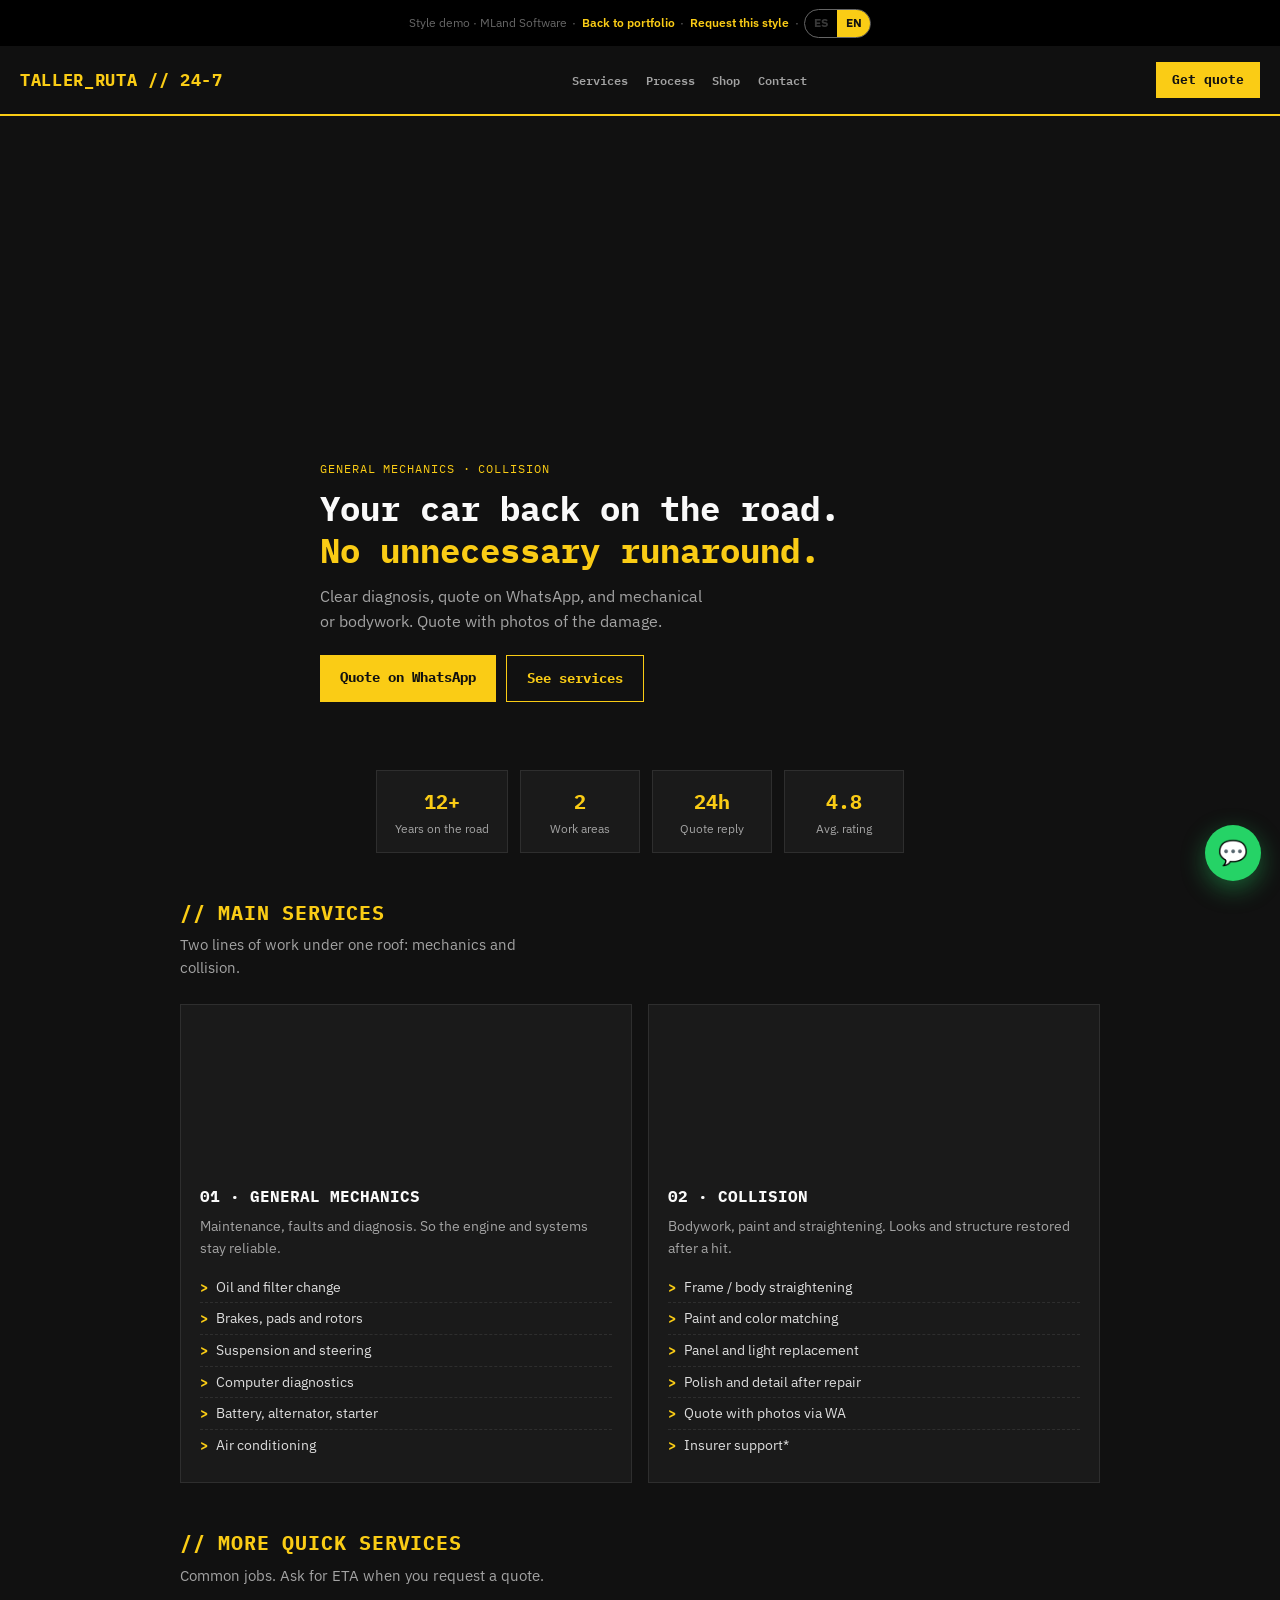
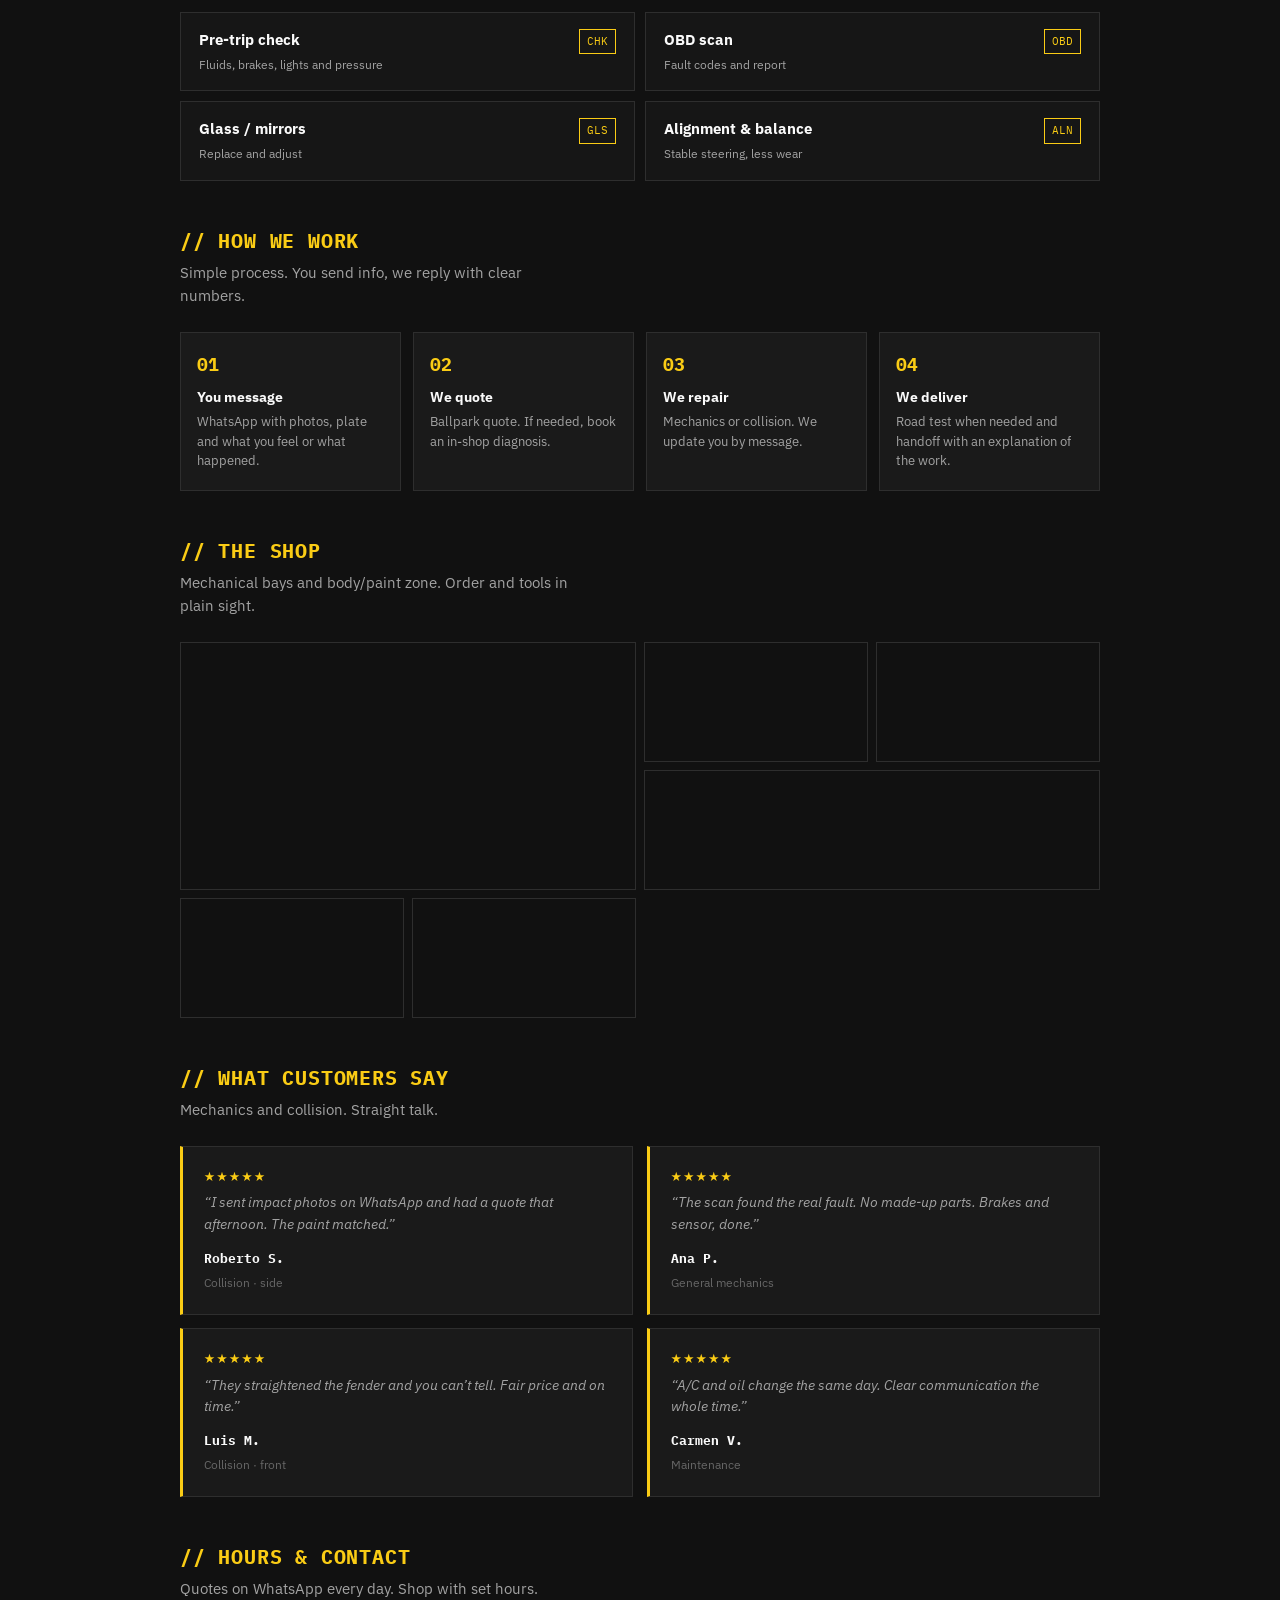
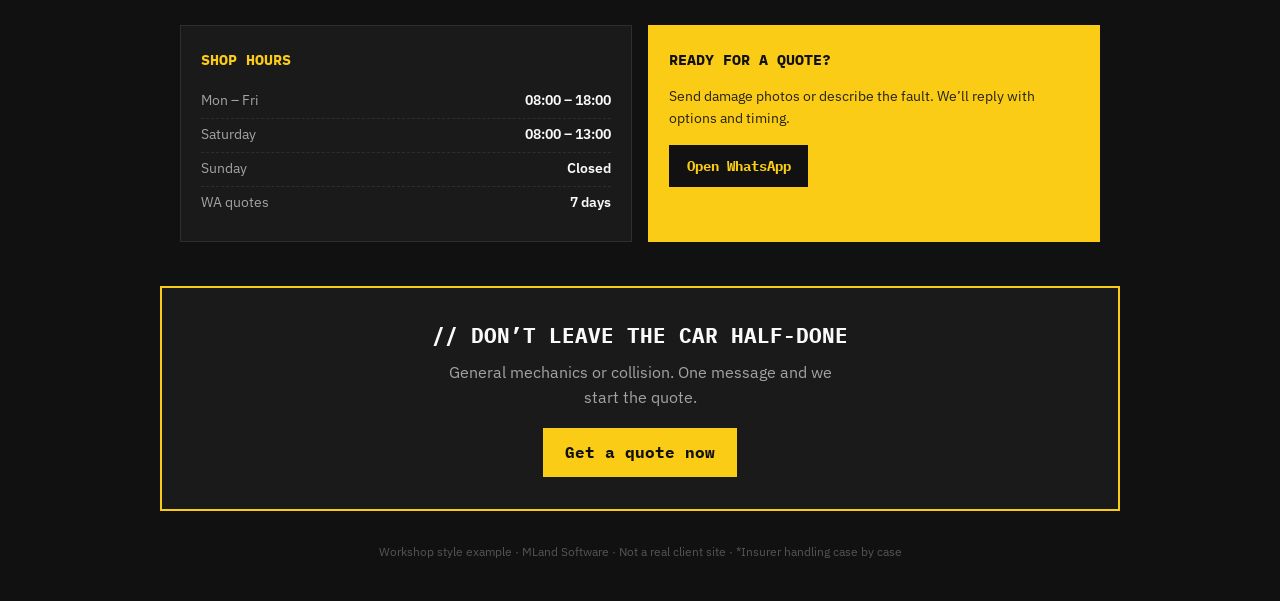
<file: demos/taller.html>
<!DOCTYPE html>
<html lang="es">
<head>
<meta charset="UTF-8">
<meta name="viewport" content="width=device-width,initial-scale=1">
<title>Demo · Taller | MLand Software</title>
<meta name="robots" content="noindex,follow">
<link href="https://fonts.googleapis.com/css2?family=IBM+Plex+Mono:wght@500;600;700&family=IBM+Plex+Sans:wght@400;500;600;700&display=swap" rel="stylesheet">
<style>
:root{
  --bg:#111;--card:#1a1a1a;--yellow:#facc15;--dim:#a3a3a3;
  --line:#2e2e2e;--soft:#161616;
}
*{box-sizing:border-box;margin:0;padding:0}
body{font-family:"IBM Plex Sans",system-ui,sans-serif;background:var(--bg);color:#fafafa;line-height:1.55}
a{color:inherit;text-decoration:none}
img{max-width:100%;display:block}
.mland-note{background:#000;color:#666;font-size:.75rem;text-align:center;padding:.55rem 1rem;display:flex;flex-wrap:wrap;gap:.35rem;justify-content:center;align-items:center}
.mland-note a{color:var(--yellow);font-weight:600}
.lang-switch{display:inline-flex;border:1.5px solid currentColor;border-radius:999px;overflow:hidden;font-size:.72rem;font-weight:700}
.lang-btn{border:0;background:transparent;color:inherit;padding:.28rem .55rem;cursor:pointer;font:inherit;opacity:.55}
.lang-btn.active{opacity:1;background:var(--yellow);color:#111}
.top{display:flex;justify-content:space-between;align-items:center;padding:1rem 1.25rem;border-bottom:2px solid var(--yellow);position:sticky;top:0;z-index:40;background:rgba(17,17,17,.96);backdrop-filter:blur(8px);gap:.75rem;flex-wrap:wrap}
.logo{font-family:"IBM Plex Mono",monospace;font-weight:700;font-size:1.05rem;color:var(--yellow);letter-spacing:.04em}
.nav-mini{display:none;gap:1.1rem;font-size:.78rem;font-weight:600;color:var(--dim);font-family:"IBM Plex Mono",monospace}
@media(min-width:720px){.nav-mini{display:flex}}
.nav-mini a:hover{color:var(--yellow)}
.wa{background:var(--yellow);color:#111;font-weight:700;padding:.5rem 1rem;font-size:.8rem;font-family:"IBM Plex Mono",monospace}
.hero{
  position:relative;min-height:70vh;display:flex;align-items:flex-end;
  background:linear-gradient(to top,rgba(17,17,17,.97) 0%,rgba(17,17,17,.55) 50%,rgba(17,17,17,.3) 100%),
    url("https://images.unsplash.com/photo-1486262715619-67b85e0b08d3?w=1600&q=80") center/cover no-repeat;
  padding:0 1.25rem 2.75rem;
}
.hero-inner{max-width:640px;margin:0 auto;width:100%}
.hero .k{font-family:"IBM Plex Mono",monospace;font-size:.72rem;color:var(--yellow);margin-bottom:.65rem;letter-spacing:.08em;text-transform:uppercase}
.hero h1{font-family:"IBM Plex Mono",monospace;font-size:clamp(1.5rem,4.5vw,2.15rem);line-height:1.2;margin-bottom:.75rem;font-weight:700}
.hero h1 span{color:var(--yellow)}
.hero p{color:var(--dim);margin-bottom:1.35rem;max-width:40ch;font-size:1.02rem}
.hero-actions{display:flex;flex-wrap:wrap;gap:.6rem}
.cta{display:inline-block;background:var(--yellow);color:#111;font-weight:700;padding:.75rem 1.25rem;font-family:"IBM Plex Mono",monospace;font-size:.85rem}
.cta.ghost{background:transparent;border:1.5px solid var(--yellow);color:var(--yellow)}
.trust{display:flex;flex-wrap:wrap;justify-content:center;gap:.75rem;padding:1.5rem 1.25rem 0;max-width:900px;margin:0 auto}
.t-item{background:var(--card);border:1px solid var(--line);padding:.9rem 1.15rem;min-width:120px;text-align:center}
.t-item .n{font-family:"IBM Plex Mono",monospace;font-size:1.25rem;color:var(--yellow);font-weight:700}
.t-item .l{font-size:.72rem;color:var(--dim);margin-top:.2rem}
.sec{max-width:960px;margin:0 auto;padding:2.75rem 1.25rem 0}
.sec h2{font-family:"IBM Plex Mono",monospace;font-size:clamp(1.05rem,2.5vw,1.25rem);color:var(--yellow);margin-bottom:.4rem;letter-spacing:.04em}
.sec .sub{color:var(--dim);font-size:.92rem;margin-bottom:1.5rem;max-width:44ch}
.grid2{display:grid;grid-template-columns:1fr 1fr;gap:1rem}
@media(max-width:700px){.grid2{grid-template-columns:1fr}}
.block{background:var(--card);border:1px solid var(--line);overflow:hidden}
.block .ph{height:160px;background-size:cover;background-position:center}
.block .body{padding:1.2rem 1.2rem 1.35rem}
.block h3{font-family:"IBM Plex Mono",monospace;font-size:1rem;margin-bottom:.45rem;font-weight:700}
.block p{font-size:.88rem;color:var(--dim);margin-bottom:.75rem}
.block ul{list-style:none}
.block li{font-size:.85rem;padding:.3rem 0;border-bottom:1px dashed var(--line);padding-left:1rem;position:relative;color:#ddd}
.block li:last-child{border-bottom:0}
.block li::before{content:">";position:absolute;left:0;color:var(--yellow);font-family:"IBM Plex Mono",monospace;font-weight:700}
.svc-grid{display:grid;grid-template-columns:1fr 1fr;gap:.65rem}
@media(max-width:560px){.svc-grid{grid-template-columns:1fr}}
.svc{border:1px solid var(--line);background:var(--soft);padding:1rem 1.1rem;display:flex;justify-content:space-between;align-items:flex-start;gap:.75rem}
.svc h3{font-size:.92rem;font-weight:700;margin-bottom:.2rem}
.svc p{font-size:.78rem;color:var(--dim)}
.svc .code{font-family:"IBM Plex Mono",monospace;font-size:.7rem;color:var(--yellow);white-space:nowrap;border:1px solid var(--yellow);padding:.2rem .45rem}
.steps{display:grid;grid-template-columns:repeat(4,1fr);gap:.75rem}
@media(max-width:700px){.steps{grid-template-columns:1fr 1fr}}
@media(max-width:420px){.steps{grid-template-columns:1fr}}
.step{background:var(--card);border:1px solid var(--line);padding:1.15rem 1rem}
.step .num{font-family:"IBM Plex Mono",monospace;font-size:1.1rem;color:var(--yellow);font-weight:700;margin-bottom:.45rem}
.step h3{font-size:.9rem;font-weight:700;margin-bottom:.25rem}
.step p{font-size:.8rem;color:var(--dim)}
.gallery{display:grid;grid-template-columns:repeat(4,1fr);grid-auto-rows:120px;gap:.5rem}
@media(max-width:640px){.gallery{grid-template-columns:1fr 1fr;grid-auto-rows:100px}}
.gallery .g{background-size:cover;background-position:center;border:1px solid var(--line)}
.gallery .g.wide{grid-column:span 2}
.gallery .g.tall{grid-row:span 2}
.panel{display:grid;grid-template-columns:1fr 1fr;gap:1rem}
@media(max-width:640px){.panel{grid-template-columns:1fr}}
.panel-box{background:var(--card);border:1px solid var(--line);padding:1.35rem 1.25rem}
.panel-box h3{font-family:"IBM Plex Mono",monospace;font-size:.95rem;color:var(--yellow);margin-bottom:.85rem}
.panel-box li{list-style:none;font-size:.88rem;padding:.35rem 0;border-bottom:1px dashed var(--line);display:flex;justify-content:space-between;gap:1rem;color:var(--dim)}
.panel-box li:last-child{border-bottom:0}
.panel-box li strong{color:#fafafa;font-weight:600}
.panel-cta{background:var(--yellow);color:#111;border-color:var(--yellow)}
.panel-cta h3{color:#111}
.panel-cta p{font-size:.9rem;margin-bottom:1rem;opacity:.9}
.panel-cta a{display:inline-block;background:#111;color:var(--yellow);font-family:"IBM Plex Mono",monospace;font-weight:700;padding:.65rem 1.1rem;font-size:.85rem}
.quotes{display:grid;gap:.85rem}
@media(min-width:700px){.quotes{grid-template-columns:1fr 1fr}}
.quote{background:var(--card);border:1px solid var(--line);padding:1.25rem 1.3rem;border-left:3px solid var(--yellow)}
.quote .stars{color:var(--yellow);letter-spacing:1px;margin-bottom:.35rem;font-size:.8rem}
.quote p{font-size:.88rem;color:var(--dim);font-style:italic;margin-bottom:.75rem}
.quote strong{font-size:.84rem;display:block;font-family:"IBM Plex Mono",monospace}
.quote span{font-size:.74rem;color:#666}
.enroll{
  margin:2.75rem 1.25rem 0;max-width:960px;margin-left:auto;margin-right:auto;
  background:var(--card);border:2px solid var(--yellow);padding:2rem 1.4rem;text-align:center;
}
.enroll h2{font-family:"IBM Plex Mono",monospace;font-size:clamp(1.05rem,2.5vw,1.3rem);margin-bottom:.45rem}
.enroll p{color:var(--dim);margin-bottom:1.15rem;max-width:40ch;margin-left:auto;margin-right:auto}
.enroll a{display:inline-block;background:var(--yellow);color:#111;font-family:"IBM Plex Mono",monospace;font-weight:700;padding:.75rem 1.35rem}
footer{text-align:center;padding:2rem 1rem 2.5rem;font-size:.75rem;color:#555}
.float-wa{position:fixed;bottom:1.2rem;right:1.2rem;z-index:50;width:56px;height:56px;border-radius:50%;background:#25D366;color:#fff;display:flex;align-items:center;justify-content:center;font-size:1.5rem;box-shadow:0 8px 24px rgba(37,211,102,.4)}
</style>
</head>
<body>

<div class="mland-note">
  <span data-es="Demo de estilo · MLand Software" data-en="Style demo · MLand Software">Demo de estilo · MLand Software</span> ·
  <a href="/#demos" data-es="Volver al portafolio" data-en="Back to portfolio">Volver al portafolio</a> ·
  <a href="https://wa.me/593978868363?text=Hola%2C%20quiero%20web%20estilo%20taller" data-es="Pedir este estilo" data-en="Request this style">Pedir este estilo</a> ·
  <span class="lang-switch">
    <button type="button" class="lang-btn active" data-set-lang="es">ES</button>
    <button type="button" class="lang-btn" data-set-lang="en">EN</button>
  </span>
</div>

<header class="top">
  <div class="logo">TALLER_RUTA // 24-7</div>
  <nav class="nav-mini">
    <a href="#servicios" data-es="Servicios" data-en="Services">Servicios</a>
    <a href="#proceso" data-es="Proceso" data-en="Process">Proceso</a>
    <a href="#taller" data-es="Taller" data-en="Shop">Taller</a>
    <a href="#contacto" data-es="Contacto" data-en="Contact">Contacto</a>
  </nav>
  <a class="wa" href="https://wa.me/593978868363?text=cotizar" data-es="Cotizar" data-en="Get quote">Cotizar</a>
</header>

<section class="hero">
  <div class="hero-inner">
    <div class="k" data-es="Mecánica general · Colisiones" data-en="General mechanics · Collision">Mecánica general · Colisiones</div>
    <h1 data-es-html="Tu auto vuelve a la ruta.<br><span>Sin vueltas innecesarias.</span>" data-en-html="Your car back on the road.<br><span>No unnecessary runaround.</span>">Tu auto vuelve a la ruta.<br><span>Sin vueltas innecesarias.</span></h1>
    <p data-es="Diagnóstico claro, presupuesto por WhatsApp y trabajo de mecánica o chapa y pintura. Cotiza con fotos del daño." data-en="Clear diagnosis, quote on WhatsApp, and mechanical or bodywork. Quote with photos of the damage.">Diagnóstico claro, presupuesto por WhatsApp y trabajo de mecánica o chapa y pintura. Cotiza con fotos del daño.</p>
    <div class="hero-actions">
      <a class="cta" href="https://wa.me/593978868363?text=cotizar%20taller" data-es="Cotizar por WhatsApp" data-en="Quote on WhatsApp">Cotizar por WhatsApp</a>
      <a class="cta ghost" href="#servicios" data-es="Ver servicios" data-en="See services">Ver servicios</a>
    </div>
  </div>
</section>

<div class="trust">
  <div class="t-item"><div class="n">12+</div><div class="l" data-es="Años en ruta" data-en="Years on the road">Años en ruta</div></div>
  <div class="t-item"><div class="n">2</div><div class="l" data-es="Áreas de trabajo" data-en="Work areas">Áreas de trabajo</div></div>
  <div class="t-item"><div class="n">24h</div><div class="l" data-es="Respuesta cotización" data-en="Quote reply">Respuesta cotización</div></div>
  <div class="t-item"><div class="n">4.8</div><div class="l" data-es="Valoración media" data-en="Avg. rating">Valoración media</div></div>
</div>

<section class="sec" id="servicios">
  <h2 data-es="// SERVICIOS PRINCIPALES" data-en="// MAIN SERVICES">// SERVICIOS PRINCIPALES</h2>
  <p class="sub" data-es="Dos líneas de trabajo bajo el mismo techo: mecánica y colisiones." data-en="Two lines of work under one roof: mechanics and collision.">Dos líneas de trabajo bajo el mismo techo: mecánica y colisiones.</p>
  <div class="grid2">
    <article class="block">
      <div class="ph" style="background-image:url('https://images.unsplash.com/photo-1486262715619-67b85e0b08d3?w=900&q=80')"></div>
      <div class="body">
        <h3 data-es="01 · MECÁNICA GENERAL" data-en="01 · GENERAL MECHANICS">01 · MECÁNICA GENERAL</h3>
        <p data-es="Mantenimiento, fallas y diagnóstico. Para que el motor y los sistemas sigan confiables." data-en="Maintenance, faults and diagnosis. So the engine and systems stay reliable.">Mantenimiento, fallas y diagnóstico. Para que el motor y los sistemas sigan confiables.</p>
        <ul>
          <li data-es="Cambio de aceite y filtros" data-en="Oil and filter change">Cambio de aceite y filtros</li>
          <li data-es="Frenos, pastillas y discos" data-en="Brakes, pads and rotors">Frenos, pastillas y discos</li>
          <li data-es="Suspensión y dirección" data-en="Suspension and steering">Suspensión y dirección</li>
          <li data-es="Diagnóstico computarizado" data-en="Computer diagnostics">Diagnóstico computarizado</li>
          <li data-es="Batería, alternador, arranque" data-en="Battery, alternator, starter">Batería, alternador, arranque</li>
          <li data-es="Aire acondicionado" data-en="Air conditioning">Aire acondicionado</li>
        </ul>
      </div>
    </article>
    <article class="block">
      <div class="ph" style="background-image:url('https://images.unsplash.com/photo-1625047509248-ec889cbff17f?w=900&q=80')"></div>
      <div class="body">
        <h3 data-es="02 · COLISIONES" data-en="02 · COLLISION">02 · COLISIONES</h3>
        <p data-es="Chapa, pintura y enderezado. Devolución estética y estructural después de un golpe." data-en="Bodywork, paint and straightening. Looks and structure restored after a hit.">Chapa, pintura y enderezado. Devolución estética y estructural después de un golpe.</p>
        <ul>
          <li data-es="Enderezado de chasis / carrocería" data-en="Frame / body straightening">Enderezado de chasis / carrocería</li>
          <li data-es="Pintura y igualación de color" data-en="Paint and color matching">Pintura y igualación de color</li>
          <li data-es="Cambio de paneles y faros" data-en="Panel and light replacement">Cambio de paneles y faros</li>
          <li data-es="Pulido y detalle post-reparación" data-en="Polish and detail after repair">Pulido y detalle post-reparación</li>
          <li data-es="Cotización con fotos por WA" data-en="Quote with photos via WA">Cotización con fotos por WA</li>
          <li data-es="Apoyo con aseguradoras*" data-en="Insurer support*">Apoyo con aseguradoras*</li>
        </ul>
      </div>
    </article>
  </div>
</section>

<section class="sec">
  <h2 data-es="// MÁS SERVICIOS RÁPIDOS" data-en="// MORE QUICK SERVICES">// MÁS SERVICIOS RÁPIDOS</h2>
  <p class="sub" data-es="Trabajos frecuentes. Pregunta por tiempo estimado al cotizar." data-en="Common jobs. Ask for ETA when you request a quote.">Trabajos frecuentes. Pregunta por tiempo estimado al cotizar.</p>
  <div class="svc-grid">
    <div class="svc"><div><h3 data-es="Revisión pre-viaje" data-en="Pre-trip check">Revisión pre-viaje</h3><p data-es="Fluidos, frenos, luces y presión" data-en="Fluids, brakes, lights and pressure">Fluidos, frenos, luces y presión</p></div><span class="code">CHK</span></div>
    <div class="svc"><div><h3 data-es="Scan OBD" data-en="OBD scan">Scan OBD</h3><p data-es="Códigos de falla y reporte" data-en="Fault codes and report">Códigos de falla y reporte</p></div><span class="code">OBD</span></div>
    <div class="svc"><div><h3 data-es="Cristales / mirrors" data-en="Glass / mirrors">Cristales / mirrors</h3><p data-es="Cambio y ajuste" data-en="Replace and adjust">Cambio y ajuste</p></div><span class="code">GLS</span></div>
    <div class="svc"><div><h3 data-es="Alineación y balanceo" data-en="Alignment &amp; balance">Alineación y balanceo</h3><p data-es="Dirección estable, menos desgaste" data-en="Stable steering, less wear">Dirección estable, menos desgaste</p></div><span class="code">ALN</span></div>
  </div>
</section>

<section class="sec" id="proceso">
  <h2 data-es="// CÓMO TRABAJAMOS" data-en="// HOW WE WORK">// CÓMO TRABAJAMOS</h2>
  <p class="sub" data-es="Proceso simple. Tú mandas info, nosotros respondemos con números claros." data-en="Simple process. You send info, we reply with clear numbers.">Proceso simple. Tú mandas info, nosotros respondemos con números claros.</p>
  <div class="steps">
    <div class="step"><div class="num">01</div><h3 data-es="Escribes" data-en="You message">Escribes</h3><p data-es="WhatsApp con fotos, placa y qué sientes o qué pasó." data-en="WhatsApp with photos, plate and what you feel or what happened.">WhatsApp con fotos, placa y qué sientes o qué pasó.</p></div>
    <div class="step"><div class="num">02</div><h3 data-es="Cotizamos" data-en="We quote">Cotizamos</h3><p data-es="Presupuesto orientativo. Si hace falta, agenda de diagnóstico en taller." data-en="Ballpark quote. If needed, book an in-shop diagnosis.">Presupuesto orientativo. Si hace falta, agenda de diagnóstico en taller.</p></div>
    <div class="step"><div class="num">03</div><h3 data-es="Reparamos" data-en="We repair">Reparamos</h3><p data-es="Mecánica o colisión. Te avisamos avances por mensaje." data-en="Mechanics or collision. We update you by message.">Mecánica o colisión. Te avisamos avances por mensaje.</p></div>
    <div class="step"><div class="num">04</div><h3 data-es="Entregamos" data-en="We deliver">Entregamos</h3><p data-es="Prueba en ruta cuando aplica y entrega con explicación del trabajo." data-en="Road test when needed and handoff with an explanation of the work.">Prueba en ruta cuando aplica y entrega con explicación del trabajo.</p></div>
  </div>
</section>

<section class="sec" id="taller">
  <h2 data-es="// EL TALLER" data-en="// THE SHOP">// EL TALLER</h2>
  <p class="sub" data-es="Bahías de mecánica y zona de chapa/pintura. Orden y herramientas a la vista." data-en="Mechanical bays and body/paint zone. Order and tools in plain sight.">Bahías de mecánica y zona de chapa/pintura. Orden y herramientas a la vista.</p>
  <div class="gallery">
    <div class="g wide tall" style="background-image:url('https://images.unsplash.com/photo-1492144534655-ae79c964c9d7?w=1000&q=80')"></div>
    <div class="g" style="background-image:url('https://images.unsplash.com/photo-1487754180451-c456f719a1fc?w=500&q=80')"></div>
    <div class="g" style="background-image:url('https://images.unsplash.com/photo-1619642751034-765dfdf7c58e?w=500&q=80')"></div>
    <div class="g wide" style="background-image:url('https://images.unsplash.com/photo-1632823471565-1ec2f186eba4?w=900&q=80')"></div>
    <div class="g" style="background-image:url('https://images.unsplash.com/photo-1503376780353-7e6692767b70?w=500&q=80')"></div>
    <div class="g" style="background-image:url('https://images.unsplash.com/photo-1558618666-fcd25c85cd64?w=500&q=80')"></div>
  </div>
</section>

<section class="sec">
  <h2 data-es="// LO QUE DICEN LOS CLIENTES" data-en="// WHAT CUSTOMERS SAY">// LO QUE DICEN LOS CLIENTES</h2>
  <p class="sub" data-es="Mecánica y colisiones. Sin rodeos." data-en="Mechanics and collision. Straight talk.">Mecánica y colisiones. Sin rodeos.</p>
  <div class="quotes">
    <article class="quote"><div class="stars">★★★★★</div><p data-es="“Mandé fotos del golpe por WhatsApp y en la tarde ya tenía presupuesto. La pintura quedó pareja.”" data-en="“I sent impact photos on WhatsApp and had a quote that afternoon. The paint matched.”">“Mandé fotos del golpe por WhatsApp y en la tarde ya tenía presupuesto. La pintura quedó pareja.”</p><strong>Roberto S.</strong><span data-es="Colisión · lateral" data-en="Collision · side">Colisión · lateral</span></article>
    <article class="quote"><div class="stars">★★★★★</div><p data-es="“El scan encontró la falla real. No me inventaron piezas. Frenos y sensor, listo.”" data-en="“The scan found the real fault. No made-up parts. Brakes and sensor, done.”">“El scan encontró la falla real. No me inventaron piezas. Frenos y sensor, listo.”</p><strong>Ana P.</strong><span data-es="Mecánica general" data-en="General mechanics">Mecánica general</span></article>
    <article class="quote"><div class="stars">★★★★★</div><p data-es="“Enderezaron el guardafango y no se nota el arreglo. Precio justo y tiempo cumplido.”" data-en="“They straightened the fender and you can’t tell. Fair price and on time.”">“Enderezaron el guardafango y no se nota el arreglo. Precio justo y tiempo cumplido.”</p><strong>Luis M.</strong><span data-es="Colisión · delantera" data-en="Collision · front">Colisión · delantera</span></article>
    <article class="quote"><div class="stars">★★★★★</div><p data-es="“Aire acondicionado y cambio de aceite el mismo día. Comunicación clara todo el tiempo.”" data-en="“A/C and oil change the same day. Clear communication the whole time.”">“Aire acondicionado y cambio de aceite el mismo día. Comunicación clara todo el tiempo.”</p><strong>Carmen V.</strong><span data-es="Mantenimiento" data-en="Maintenance">Mantenimiento</span></article>
  </div>
</section>

<section class="sec" id="contacto">
  <h2 data-es="// HORARIO Y CONTACTO" data-en="// HOURS &amp; CONTACT">// HORARIO Y CONTACTO</h2>
  <p class="sub" data-es="Cotizaciones por WhatsApp todos los días. Taller con horario de atención." data-en="Quotes on WhatsApp every day. Shop with set hours.">Cotizaciones por WhatsApp todos los días. Taller con horario de atención.</p>
  <div class="panel">
    <div class="panel-box">
      <h3 data-es="HORARIO TALLER" data-en="SHOP HOURS">HORARIO TALLER</h3>
      <ul>
        <li><span data-es="Lun – Vie" data-en="Mon – Fri">Lun – Vie</span><strong>08:00 – 18:00</strong></li>
        <li><span data-es="Sábado" data-en="Saturday">Sábado</span><strong>08:00 – 13:00</strong></li>
        <li><span data-es="Domingo" data-en="Sunday">Domingo</span><strong data-es="Cerrado" data-en="Closed">Cerrado</strong></li>
        <li><span data-es="Cotización WA" data-en="WA quotes">Cotización WA</span><strong data-es="7 días" data-en="7 days">7 días</strong></li>
      </ul>
    </div>
    <div class="panel-box panel-cta">
      <h3 data-es="¿LISTO PARA COTIZAR?" data-en="READY FOR A QUOTE?">¿LISTO PARA COTIZAR?</h3>
      <p data-es="Envía fotos del daño o describe la falla. Te respondemos con opciones y tiempos." data-en="Send damage photos or describe the fault. We’ll reply with options and timing.">Envía fotos del daño o describe la falla. Te respondemos con opciones y tiempos.</p>
      <a href="https://wa.me/593978868363?text=Hola%2C%20quiero%20cotizar%20en%20Taller%20Ruta" data-es="Abrir WhatsApp" data-en="Open WhatsApp">Abrir WhatsApp</a>
    </div>
  </div>
</section>

<div class="enroll">
  <h2 data-es="// NO DEJES EL AUTO A MEDIAS" data-en="// DON’T LEAVE THE CAR HALF-DONE">// NO DEJES EL AUTO A MEDIAS</h2>
  <p data-es="Mecánica general o colisiones. Un mensaje y empezamos el presupuesto." data-en="General mechanics or collision. One message and we start the quote.">Mecánica general o colisiones. Un mensaje y empezamos el presupuesto.</p>
  <a href="https://wa.me/593978868363?text=cotizar" data-es="Cotizar ahora" data-en="Get a quote now">Cotizar ahora</a>
</div>

<footer data-es="Ejemplo de estilo taller · MLand Software · No es un sitio de cliente real · *Gestión con aseguradoras según caso" data-en="Workshop style example · MLand Software · Not a real client site · *Insurer handling case by case">Ejemplo de estilo taller · MLand Software · No es un sitio de cliente real · *Gestión con aseguradoras según caso</footer>

<a class="float-wa" href="https://wa.me/593978868363?text=Hola%2C%20vengo%20de%20la%20demo%20taller" aria-label="WhatsApp">💬</a>
<script src="/js/i18n.js"></script>
</body>
</html>
</file>
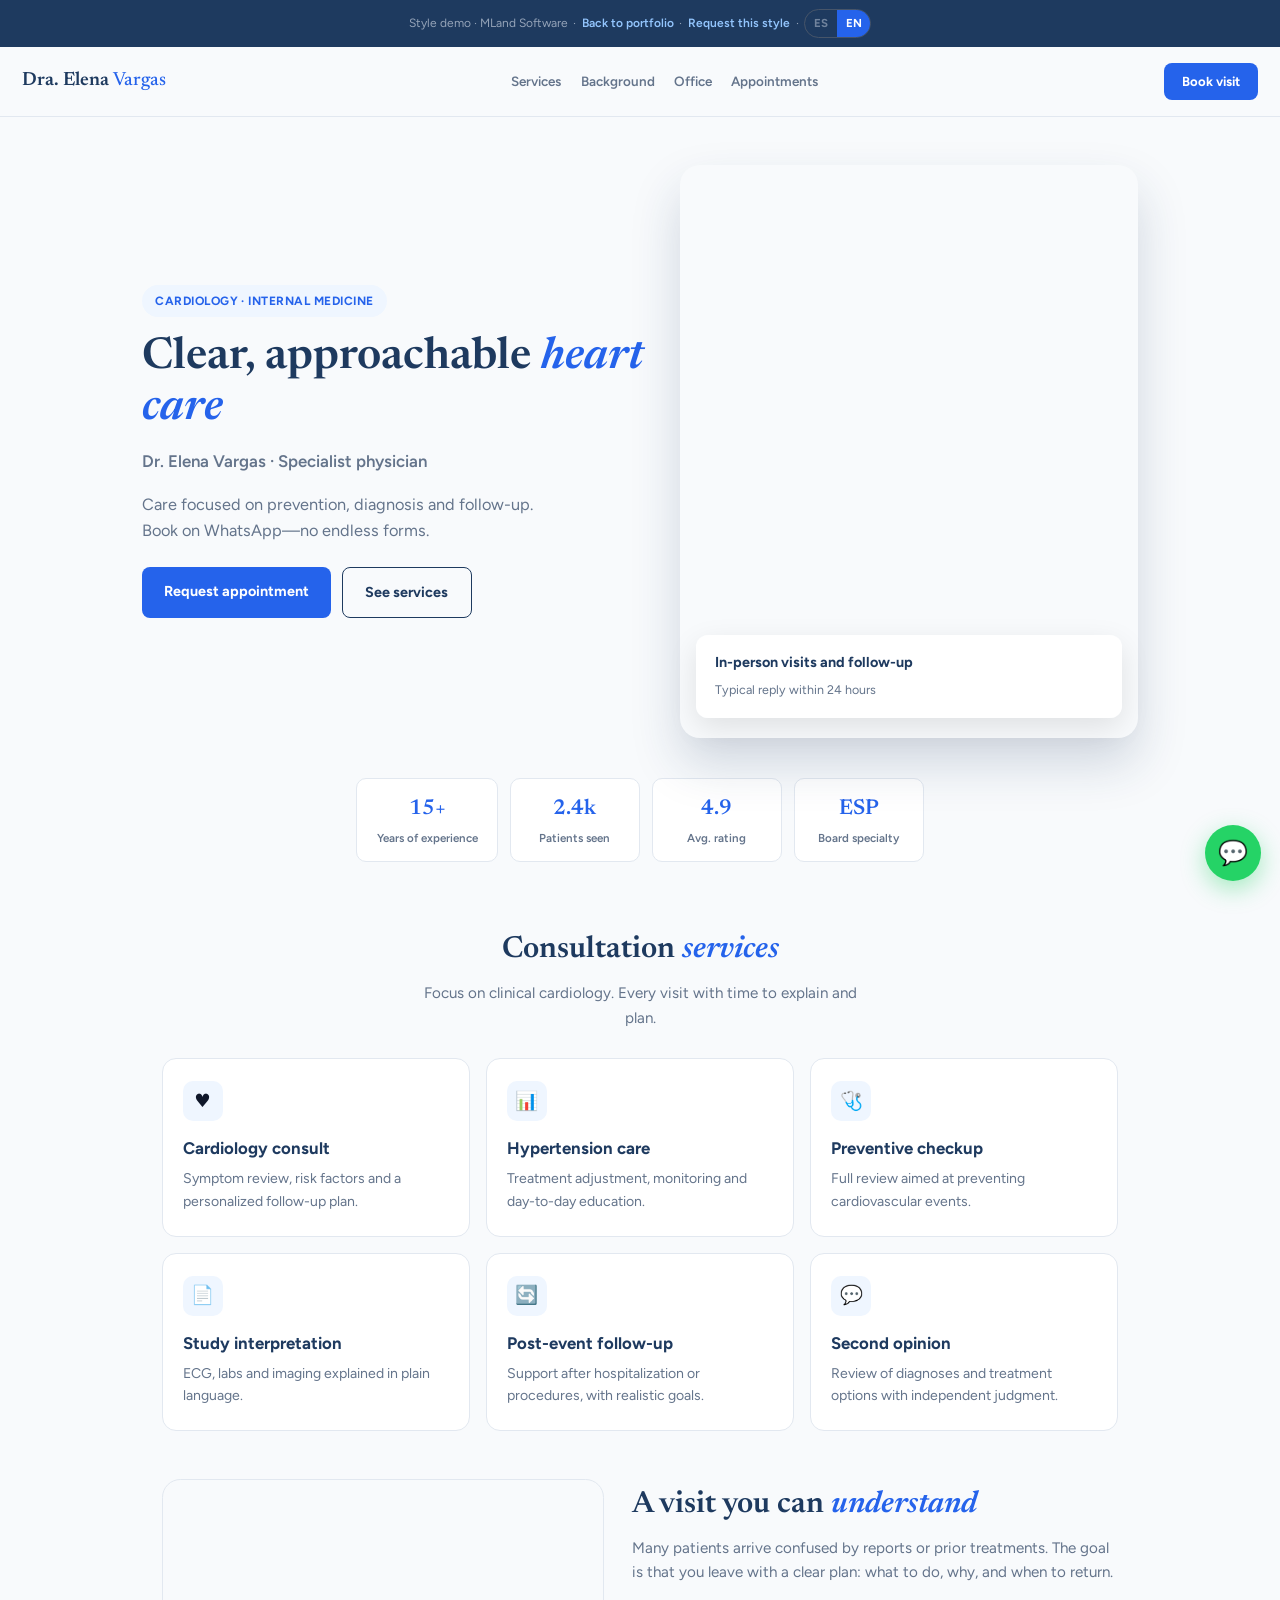
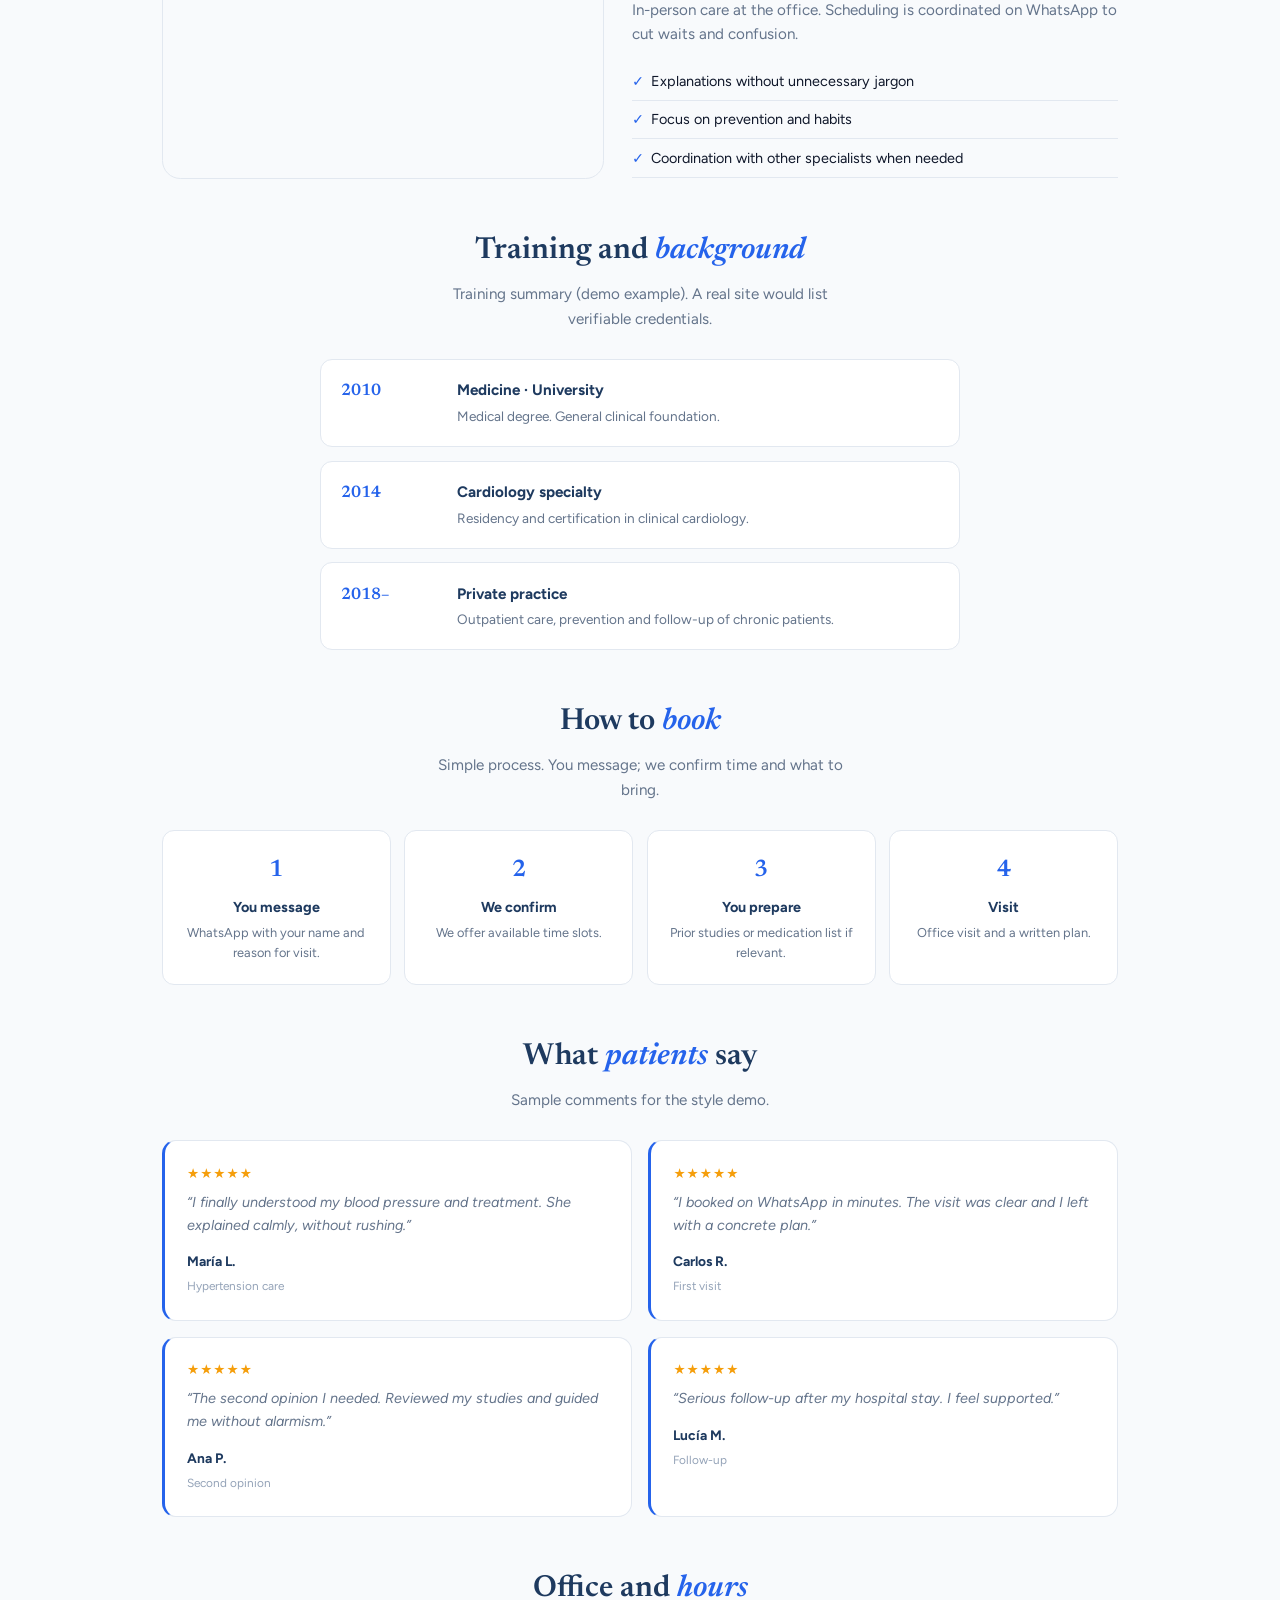
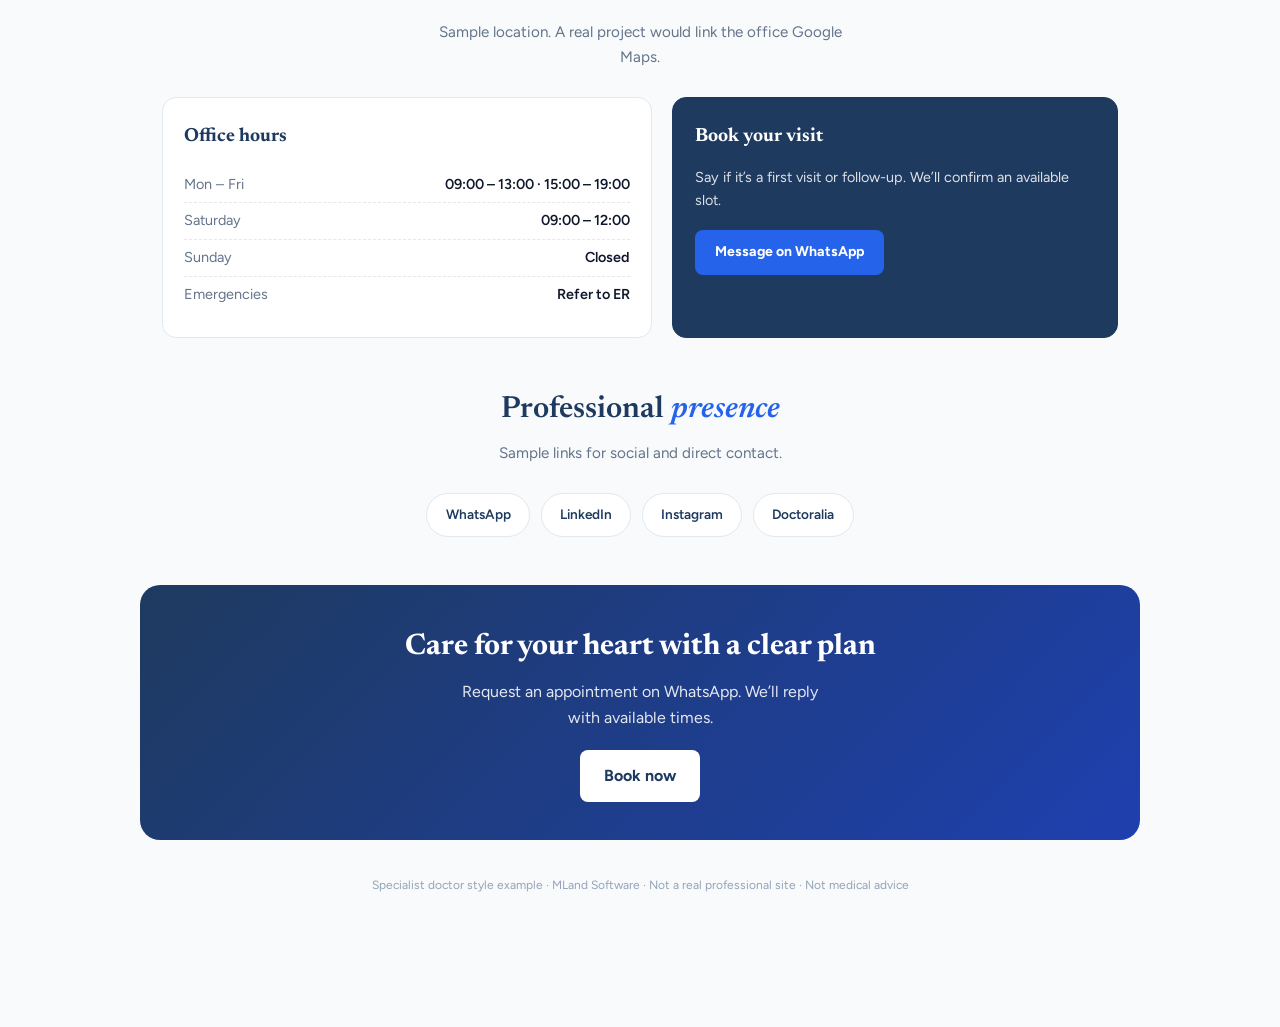
<file: demos/turismo.html>
<!DOCTYPE html>
<html lang="es">
<head>
<meta charset="UTF-8">
<meta http-equiv="refresh" content="0;url=/demos/medico.html">
<link rel="canonical" href="/demos/medico.html">
<title>Redirigiendo…</title>
<meta name="robots" content="noindex,follow">
</head>
<body>
<p><a href="/demos/medico.html">Continuar a la demo de médico especialista</a></p>
</body>
</html>
</file>
<file: landing.css>
/* ════════════════════════════════════════════════════════════
   SISTEMA DE DISEÑO — DARK LUXURY EXECUTIVE (2026 EDITION)
   ════════════════════════════════════════════════════════════ */

:root {
  --bg-main: #0B0F19;
  --bg-card: rgba(18, 24, 38, 0.75);
  --bg-card-hover: rgba(28, 38, 58, 0.85);
  --bg-alt: #0F172A;
  --border: rgba(255, 255, 255, 0.08);
  --border-focus: rgba(45, 212, 191, 0.4);
  
  --primary: #0D9488;
  --primary-light: #2DD4BF;
  --primary-dark: #0F766E;
  
  --accent-blue: #38BDF8;
  --accent-amber: #F59E0B;
  --accent-red: #EF4444;
  --accent-green: #10B981;

  --text-main: #F8FAFC;
  --text-muted: #94A3B8;
  --text-dim: #64748B;
  
  --radius-sm: 8px;
  --radius-md: 14px;
  --radius-lg: 20px;
  --radius-full: 9999px;

  --font-sans: 'Plus Jakarta Sans', -apple-system, BlinkMacSystemFont, 'Segoe UI', Roboto, sans-serif;
  --font-mono: 'JetBrains Mono', monospace;
}

/* ── RESET Y BASE ── */
*, *::before, *::after {
  box-sizing: border-box;
  margin: 0;
  padding: 0;
}

html {
  scroll-behavior: smooth;
  -webkit-text-size-adjust: 100%;
  overflow-x: hidden;
  width: 100%;
  background: var(--bg-main);
}

body {
  font-family: var(--font-sans);
  color: var(--text-main);
  background: var(--bg-main);
  line-height: 1.6;
  overflow-x: hidden;
  width: 100%;
  -webkit-font-smoothing: antialiased;
  -moz-osx-font-smoothing: grayscale;
}

img, iframe, svg {
  max-width: 100%;
  height: auto;
}

a {
  color: inherit;
  text-decoration: none;
}

/* ── CONTENEDOR ── */
.wrap {
  max-width: 1140px;
  width: 100%;
  margin: 0 auto;
  padding: 0 24px;
  position: relative;
  z-index: 2;
}

section {
  padding: 88px 0;
  position: relative;
  width: 100%;
}

/* ── ENCABEZADOS DE SECCIÓN ── */
.section-header {
  margin-bottom: 48px;
}

.section-header.center {
  text-align: center;
  max-width: 760px;
  margin-left: auto;
  margin-right: auto;
}

.sec-label {
  display: inline-block;
  font-size: 11.5px;
  font-weight: 800;
  letter-spacing: 2px;
  text-transform: uppercase;
  color: var(--primary-light);
  margin-bottom: 12px;
  background: rgba(45, 212, 191, 0.1);
  padding: 4px 14px;
  border-radius: var(--radius-full);
  border: 1px solid rgba(45, 212, 191, 0.2);
}

.sec-label.warning {
  color: #F87171;
  background: rgba(239, 68, 68, 0.1);
  border-color: rgba(239, 68, 68, 0.25);
}

.sec-label.light {
  color: var(--accent-blue);
  background: rgba(56, 189, 248, 0.1);
  border-color: rgba(56, 189, 248, 0.25);
}

h2 {
  font-size: clamp(24px, 3.5vw, 36px);
  font-weight: 800;
  line-height: 1.25;
  letter-spacing: -0.8px;
  color: #FFFFFF;
}

.sec-sub {
  font-size: clamp(15px, 1.8vw, 17px);
  color: var(--text-muted);
  margin-top: 14px;
  line-height: 1.6;
}

.sec-sub.light {
  color: var(--text-muted);
}

/* ── TOPBAR ELEGANTE ── */
.topbar {
  background: rgba(11, 15, 25, 0.85);
  backdrop-filter: blur(12px);
  -webkit-backdrop-filter: blur(12px);
  border-bottom: 1px solid var(--border);
  position: sticky;
  top: 0;
  z-index: 100;
  padding: 10px 0;
}

.topbar-inner {
  display: flex;
  align-items: center;
  justify-content: center;
  gap: 16px;
  flex-wrap: wrap;
  font-size: 12.5px;
  color: var(--text-muted);
}

.topbar-badge {
  display: inline-flex;
  align-items: center;
  gap: 6px;
  background: rgba(16, 185, 129, 0.12);
  color: #34D399;
  border: 1px solid rgba(16, 185, 129, 0.3);
  padding: 2px 10px;
  border-radius: var(--radius-full);
  font-weight: 700;
  font-size: 11px;
}

.pulse-dot {
  width: 6px;
  height: 6px;
  background: #34D399;
  border-radius: 50%;
  animation: pulse 2s infinite;
}

@keyframes pulse {
  0% { transform: scale(0.9); opacity: 0.8; box-shadow: 0 0 0 0 rgba(52, 211, 153, 0.7); }
  70% { transform: scale(1); opacity: 1; box-shadow: 0 0 0 6px rgba(52, 211, 153, 0); }
  100% { transform: scale(0.9); opacity: 0.8; }
}

/* ── HERO CON EFECTOS DE LUZ AMBIENTAL ── */
.hero {
  padding: 96px 0 88px;
  text-align: center;
  overflow: hidden;
  position: relative;
}

.hero-glow {
  position: absolute;
  border-radius: 50%;
  filter: blur(120px);
  pointer-events: none;
  z-index: 1;
}

.glow-1 {
  width: 500px;
  height: 500px;
  background: radial-gradient(circle, rgba(13, 148, 136, 0.28) 0%, rgba(13, 148, 136, 0) 70%);
  top: -100px;
  left: 50%;
  transform: translateX(-50%);
}

.glow-2 {
  width: 400px;
  height: 400px;
  background: radial-gradient(circle, rgba(79, 70, 229, 0.2) 0%, rgba(79, 70, 229, 0) 70%);
  bottom: 0;
  right: 10%;
}

.hero-content {
  position: relative;
  z-index: 2;
  max-width: 900px;
}

.hero-pill {
  display: inline-flex;
  align-items: center;
  gap: 8px;
  background: rgba(255, 255, 255, 0.05);
  border: 1px solid rgba(255, 255, 255, 0.12);
  padding: 6px 18px;
  border-radius: var(--radius-full);
  font-size: 12px;
  font-weight: 700;
  color: var(--primary-light);
  margin-bottom: 24px;
  box-shadow: 0 4px 20px rgba(0, 0, 0, 0.2);
}

.pill-spark {
  color: #FBBF24;
}

.hero h1 {
  font-size: clamp(32px, 5vw, 56px);
  font-weight: 900;
  line-height: 1.15;
  letter-spacing: -1.2px;
  color: #FFFFFF;
  margin-bottom: 24px;
}

.gradient-text {
  background: linear-gradient(135deg, #2DD4BF 0%, #38BDF8 50%, #818CF8 100%);
  -webkit-background-clip: text;
  -webkit-text-fill-color: transparent;
  display: inline-block;
}

.hero-sub {
  font-size: clamp(16px, 2vw, 19px);
  color: var(--text-muted);
  max-width: 720px;
  margin: 0 auto 36px;
  line-height: 1.65;
}

.hero-sub strong {
  color: #F1F5F9;
}

/* Caja de Acción Hero */
.hero-action-box {
  background: rgba(18, 24, 38, 0.85);
  backdrop-filter: blur(16px);
  -webkit-backdrop-filter: blur(16px);
  border: 1px solid rgba(255, 255, 255, 0.12);
  border-radius: var(--radius-lg);
  padding: 24px 32px;
  margin: 0 auto 36px;
  display: inline-flex;
  align-items: center;
  gap: 40px;
  box-shadow: 0 20px 50px rgba(0, 0, 0, 0.4), inset 0 1px 0 rgba(255, 255, 255, 0.1);
  max-width: 100%;
}

.hero-price-tag {
  text-align: left;
}

.price-original {
  font-size: 13px;
  color: var(--text-dim);
  margin-bottom: 4px;
}

.price-original s {
  color: #F87171;
}

.price-current {
  font-size: clamp(42px, 5vw, 54px);
  font-weight: 900;
  color: #FFFFFF;
  line-height: 1;
  display: flex;
  align-items: flex-start;
  gap: 2px;
}

.currency-symbol {
  font-size: 26px;
  color: var(--primary-light);
  margin-top: 4px;
}

.currency-code {
  font-size: 18px;
  color: var(--primary-light);
  align-self: flex-end;
  margin-bottom: 6px;
  margin-left: 4px;
}

.price-features {
  display: flex;
  gap: 12px;
  font-size: 11.5px;
  color: #34D399;
  font-weight: 600;
  margin-top: 8px;
}

.hero-cta-group {
  display: flex;
  flex-direction: column;
  gap: 12px;
  align-items: flex-start;
}

.btn-primary-hero {
  display: inline-flex;
  align-items: center;
  justify-content: center;
  gap: 10px;
  background: linear-gradient(135deg, #0D9488 0%, #0F766E 100%);
  color: #FFFFFF;
  font-size: 16px;
  font-weight: 800;
  padding: 16px 32px;
  border-radius: var(--radius-full);
  box-shadow: 0 10px 30px rgba(13, 148, 136, 0.45);
  transition: all 0.2s cubic-bezier(0.16, 1, 0.3, 1);
  border: 1px solid rgba(255, 255, 255, 0.15);
}

.btn-primary-hero:hover {
  transform: translateY(-2px);
  box-shadow: 0 14px 40px rgba(13, 148, 136, 0.6);
  border-color: rgba(255, 255, 255, 0.3);
}

.social-trust {
  display: flex;
  align-items: center;
  gap: 10px;
}

.avatars {
  display: flex;
}

.avatar-flag {
  width: 22px;
  height: 22px;
  border-radius: 50%;
  background: #1E293B;
  display: inline-flex;
  align-items: center;
  justify-content: center;
  font-size: 12px;
  margin-left: -5px;
  border: 2px solid var(--bg-main);
}

.avatar-flag:first-child {
  margin-left: 0;
}

.trust-rating {
  font-size: 12px;
  color: var(--text-muted);
}

.stars {
  color: #FBBF24;
  margin-right: 4px;
}

/* Visual Bundle Chips */
.bundle-visual {
  margin-top: 28px;
  display: flex;
  flex-direction: column;
  align-items: center;
  gap: 12px;
}

.bundle-badge {
  font-size: 11px;
  font-weight: 800;
  text-transform: uppercase;
  letter-spacing: 1.5px;
  color: var(--text-dim);
}

.bundle-items-row {
  display: flex;
  flex-wrap: wrap;
  justify-content: center;
  gap: 10px;
}

.bundle-chip {
  background: rgba(255, 255, 255, 0.04);
  border: 1px solid var(--border);
  padding: 6px 14px;
  border-radius: var(--radius-full);
  font-size: 12.5px;
  color: #E2E8F0;
  display: inline-flex;
  align-items: center;
  gap: 6px;
  transition: border-color 0.15s;
}

.bundle-chip:hover {
  border-color: rgba(255, 255, 255, 0.2);
}

.chip-highlight {
  background: rgba(13, 148, 136, 0.15);
  border-color: rgba(13, 148, 136, 0.4);
  color: var(--primary-light);
  font-weight: 700;
}

/* ── SECCIÓN PAIN POINTS (4 ERRORES) ── */
.pain {
  background: var(--bg-alt);
  border-top: 1px solid var(--border);
  border-bottom: 1px solid var(--border);
}

.grid-4 {
  display: grid;
  grid-template-columns: repeat(auto-fit, minmax(min(100%, 240px), 1fr));
  gap: 20px;
}

.card-pain {
  background: var(--bg-card);
  backdrop-filter: blur(12px);
  border: 1px solid var(--border);
  border-radius: var(--radius-md);
  padding: 24px;
  display: flex;
  flex-direction: column;
  transition: transform 0.2s, border-color 0.2s;
}

.card-pain:hover {
  transform: translateY(-3px);
  border-color: rgba(255, 255, 255, 0.18);
}

.pain-badge {
  font-size: 11px;
  font-weight: 700;
  color: var(--text-dim);
  text-transform: uppercase;
  letter-spacing: 0.5px;
  margin-bottom: 14px;
}

.pain-icon-wrapper {
  width: 44px;
  height: 44px;
  border-radius: 12px;
  display: flex;
  align-items: center;
  justify-content: center;
  font-size: 22px;
  margin-bottom: 16px;
}

.pain-icon-wrapper.red { background: rgba(239, 68, 68, 0.15); border: 1px solid rgba(239, 68, 68, 0.3); }
.pain-icon-wrapper.amber { background: rgba(245, 158, 11, 0.15); border: 1px solid rgba(245, 158, 11, 0.3); }
.pain-icon-wrapper.purple { background: rgba(168, 85, 247, 0.15); border: 1px solid rgba(168, 85, 247, 0.3); }
.pain-icon-wrapper.blue { background: rgba(56, 189, 248, 0.15); border: 1px solid rgba(56, 189, 248, 0.3); }

.card-pain h3 {
  font-size: 16px;
  font-weight: 800;
  color: #FFFFFF;
  margin-bottom: 10px;
}

.card-pain p {
  font-size: 13.5px;
  color: var(--text-muted);
  line-height: 1.55;
  margin-bottom: 16px;
  flex-grow: 1;
}

.pain-metric {
  background: rgba(0, 0, 0, 0.3);
  border-radius: var(--radius-sm);
  padding: 8px 12px;
  font-size: 12px;
  color: var(--text-dim);
  border-left: 3px solid #EF4444;
}

.pain-metric strong {
  color: #FCA5A5;
}

/* ── SECCIÓN BENTO GRID (LOS 9 RECURSOS) ── */
.contents {
  background: var(--bg-main);
}

.grid-3 {
  display: grid;
  grid-template-columns: repeat(auto-fill, minmax(min(100%, 320px), 1fr));
  gap: 24px;
}

.card-content {
  background: var(--bg-card);
  backdrop-filter: blur(14px);
  border: 1px solid var(--border);
  border-radius: var(--radius-md);
  padding: 26px;
  display: flex;
  flex-direction: column;
  transition: all 0.25s cubic-bezier(0.16, 1, 0.3, 1);
  position: relative;
  overflow: hidden;
}

.card-content:hover {
  transform: translateY(-4px);
  border-color: rgba(45, 212, 191, 0.35);
  box-shadow: 0 16px 40px rgba(0, 0, 0, 0.4), 0 0 20px rgba(13, 148, 136, 0.1);
}

.card-content.star {
  background: linear-gradient(180deg, rgba(20, 32, 50, 0.8) 0%, rgba(13, 20, 32, 0.8) 100%);
  border-color: rgba(45, 212, 191, 0.3);
}

.card-content.featured-excel {
  border-color: rgba(16, 185, 129, 0.4);
}

.card-top {
  display: flex;
  justify-content: space-between;
  align-items: center;
  margin-bottom: 16px;
}

.cnum {
  font-family: var(--font-mono);
  font-size: 11px;
  font-weight: 700;
  color: var(--primary-light);
  letter-spacing: 1px;
}

.ctag {
  font-size: 10.5px;
  font-weight: 700;
  text-transform: uppercase;
  padding: 3px 10px;
  border-radius: var(--radius-full);
  background: rgba(255, 255, 255, 0.06);
  color: var(--text-muted);
  border: 1px solid var(--border);
}

.ctag.highlight {
  background: rgba(45, 212, 191, 0.15);
  color: #5EEAD4;
  border-color: rgba(45, 212, 191, 0.3);
}

.ctag.excel {
  background: rgba(16, 185, 129, 0.15);
  color: #34D399;
  border-color: rgba(16, 185, 129, 0.3);
}

.card-body {
  flex-grow: 1;
}

.cicon {
  font-size: 32px;
  margin-bottom: 12px;
}

.card-content h3 {
  font-size: 16.5px;
  font-weight: 800;
  color: #FFFFFF;
  margin-bottom: 10px;
  line-height: 1.35;
}

.card-content p {
  font-size: 13.5px;
  color: var(--text-muted);
  line-height: 1.6;
  margin-bottom: 20px;
}

.card-footer {
  display: flex;
  justify-content: space-between;
  align-items: center;
  padding-top: 14px;
  border-top: 1px solid var(--border);
  font-size: 12px;
}

.file-type {
  font-family: var(--font-mono);
  font-weight: 700;
  padding: 2px 8px;
  border-radius: 4px;
}

.file-type.pdf { background: rgba(239, 68, 68, 0.15); color: #F87171; }
.file-type.xlsx { background: rgba(16, 185, 129, 0.18); color: #34D399; }

.file-info {
  color: var(--text-dim);
}

.zh {
  font-family: serif;
  color: var(--primary-light);
  font-weight: bold;
}

/* ── PREVIEW SIMULADOR EXCEL ── */
.calculator-preview {
  padding: 30px 0 60px;
}

.calc-box {
  background: linear-gradient(135deg, rgba(16, 24, 40, 0.9) 0%, rgba(13, 20, 32, 0.95) 100%);
  border: 1px solid rgba(45, 212, 191, 0.35);
  border-radius: var(--radius-lg);
  padding: 32px;
  box-shadow: 0 20px 60px rgba(0, 0, 0, 0.5), inset 0 1px 0 rgba(255, 255, 255, 0.1);
}

.calc-header {
  display: flex;
  align-items: center;
  gap: 16px;
  margin-bottom: 28px;
}

.calc-icon {
  width: 44px;
  height: 44px;
  background: rgba(45, 212, 191, 0.15);
  border: 1px solid rgba(45, 212, 191, 0.3);
  border-radius: 12px;
  display: flex;
  align-items: center;
  justify-content: center;
  font-size: 20px;
  flex-shrink: 0;
}

.calc-header h3 {
  font-size: 18px;
  font-weight: 800;
  color: #FFFFFF;
}

.calc-header p {
  font-size: 13.5px;
  color: var(--text-muted);
}

.calc-demo-grid {
  display: flex;
  align-items: center;
  justify-content: space-between;
  gap: 10px;
  flex-wrap: wrap;
  background: rgba(0, 0, 0, 0.35);
  border: 1px solid var(--border);
  border-radius: var(--radius-md);
  padding: 20px;
}

.calc-step {
  display: flex;
  flex-direction: column;
  gap: 4px;
}

.step-label {
  font-size: 11px;
  text-transform: uppercase;
  color: var(--text-dim);
  font-weight: 700;
  letter-spacing: 0.5px;
}

.step-val {
  font-family: var(--font-mono);
  font-size: 18px;
  font-weight: 700;
  color: #FFFFFF;
}

.step-val.highlight {
  color: #34D399;
  font-size: 22px;
}

.step-sub {
  font-size: 11.5px;
  color: var(--text-dim);
}

.text-green {
  color: #34D399 !important;
  font-weight: 600;
}

.calc-operator {
  font-size: 20px;
  font-weight: 800;
  color: var(--text-dim);
}

.calc-step.result {
  background: rgba(16, 185, 129, 0.1);
  padding: 10px 16px;
  border-radius: var(--radius-sm);
  border: 1px solid rgba(16, 185, 129, 0.25);
}

/* ── SECCIÓN ROI ── */
.roi {
  background: var(--bg-alt);
  border-top: 1px solid var(--border);
  border-bottom: 1px solid var(--border);
}

.roi-card {
  background: var(--bg-card);
  border: 1px solid var(--border);
  border-radius: var(--radius-md);
  padding: 26px;
}

.roi-card.featured-roi {
  background: linear-gradient(180deg, rgba(13, 148, 136, 0.2) 0%, rgba(18, 24, 38, 0.9) 100%);
  border-color: rgba(45, 212, 191, 0.4);
  position: relative;
}

.roi-badge {
  display: inline-block;
  background: #34D399;
  color: #064E3B;
  font-size: 10px;
  font-weight: 800;
  padding: 2px 8px;
  border-radius: 4px;
  text-transform: uppercase;
  margin-bottom: 10px;
}

.roi-label {
  font-size: 12px;
  color: var(--text-dim);
  font-weight: 700;
  text-transform: uppercase;
  margin-bottom: 8px;
}

.roi-cost {
  font-family: var(--font-mono);
  font-size: clamp(24px, 3.2vw, 32px);
  font-weight: 900;
  line-height: 1;
  margin-bottom: 12px;
}

.roi-cost.red { color: #F87171; }
.roi-cost.green { color: #34D399; }

.roi-card p {
  font-size: 13px;
  color: var(--text-muted);
  line-height: 1.5;
}

/* ── SECCIÓN TESTIMONIOS ── */
.testi {
  background: var(--bg-main);
}

.card-testi {
  background: var(--bg-card);
  border: 1px solid var(--border);
  border-radius: var(--radius-md);
  padding: 26px;
  display: flex;
  flex-direction: column;
}

.testi-stars {
  color: #FBBF24;
  font-size: 15px;
  margin-bottom: 14px;
}

.card-testi p {
  font-size: 14px;
  color: #E2E8F0;
  line-height: 1.6;
  margin-bottom: 20px;
  flex-grow: 1;
  font-style: italic;
}

.testi-author {
  display: flex;
  align-items: center;
  gap: 12px;
}

.author-avatar {
  width: 40px;
  height: 40px;
  border-radius: 50%;
  background: linear-gradient(135deg, #1E293B 0%, #0F172A 100%);
  border: 1px solid var(--border);
  display: flex;
  align-items: center;
  justify-content: center;
  font-weight: 800;
  font-size: 13px;
  color: var(--primary-light);
}

.testi-author strong {
  display: block;
  font-size: 14px;
  color: #FFFFFF;
}

.testi-author span {
  font-size: 12px;
  color: var(--text-dim);
}

/* ── SECCIÓN DE COMPRA (CHECKOUT) ── */
.buy {
  background: linear-gradient(180deg, var(--bg-main) 0%, #080C14 100%);
  padding: 96px 0;
}

.buy-container {
  display: grid;
  grid-template-columns: 1.1fr 1fr;
  gap: 48px;
  align-items: start;
}

.buy-badge-pill {
  display: inline-block;
  background: rgba(45, 212, 191, 0.12);
  color: var(--primary-light);
  border: 1px solid rgba(45, 212, 191, 0.3);
  padding: 4px 14px;
  border-radius: var(--radius-full);
  font-size: 11px;
  font-weight: 800;
  text-transform: uppercase;
  letter-spacing: 1px;
  margin-bottom: 16px;
}

.buy-left h2 {
  font-size: clamp(24px, 3.2vw, 36px);
  color: #FFFFFF;
  line-height: 1.25;
  margin-bottom: 14px;
}

.buy-sub-desc {
  font-size: 15px;
  color: var(--text-muted);
  margin-bottom: 24px;
}

.value-stack {
  display: flex;
  flex-direction: column;
  gap: 14px;
  margin-bottom: 28px;
}

.value-item {
  display: flex;
  gap: 12px;
  align-items: flex-start;
}

.v-check {
  width: 22px;
  height: 22px;
  border-radius: 50%;
  background: rgba(16, 185, 129, 0.15);
  color: #34D399;
  font-weight: 800;
  font-size: 13px;
  display: flex;
  align-items: center;
  justify-content: center;
  flex-shrink: 0;
  margin-top: 2px;
}

.v-text strong {
  display: block;
  font-size: 14px;
  color: #FFFFFF;
}

.v-text small {
  display: block;
  font-size: 12px;
  color: var(--text-dim);
  margin-top: 2px;
}

.guarantee-box {
  display: flex;
  gap: 14px;
  align-items: flex-start;
  background: rgba(255, 255, 255, 0.03);
  border: 1px solid var(--border);
  border-radius: var(--radius-md);
  padding: 16px 20px;
}

.guarantee-shield {
  font-size: 26px;
  flex-shrink: 0;
}

.guarantee-box strong {
  display: block;
  font-size: 13.5px;
  color: #FFFFFF;
  margin-bottom: 4px;
}

.guarantee-box p {
  font-size: 12.5px;
  color: var(--text-muted);
  line-height: 1.5;
}

/* Tarjeta Checkout Derecha */
.checkout-card {
  background: var(--bg-card);
  backdrop-filter: blur(20px);
  -webkit-backdrop-filter: blur(20px);
  border: 1px solid rgba(45, 212, 191, 0.35);
  border-radius: var(--radius-lg);
  padding: 32px;
  box-shadow: 0 24px 60px rgba(0, 0, 0, 0.6), 0 0 30px rgba(13, 148, 136, 0.15);
}

.checkout-price-row {
  display: flex;
  justify-content: space-between;
  align-items: flex-start;
  margin-bottom: 8px;
}

.tag-promo {
  font-size: 10px;
  font-weight: 800;
  background: rgba(245, 158, 11, 0.15);
  color: #FBBF24;
  border: 1px solid rgba(245, 158, 11, 0.3);
  padding: 2px 8px;
  border-radius: var(--radius-full);
  display: inline-block;
  margin-bottom: 6px;
}

.big-price {
  font-size: 48px;
  font-weight: 900;
  color: #FFFFFF;
  line-height: 1;
}

.big-price .currency {
  font-size: 20px;
  color: var(--primary-light);
}

.price-strike-box {
  text-align: right;
  font-size: 11.5px;
  color: var(--text-dim);
}

.price-strike-box s {
  display: block;
  font-size: 16px;
  color: #F87171;
  font-weight: 700;
}

.checkout-sub {
  font-size: 12.5px;
  color: var(--text-muted);
  margin-bottom: 24px;
}

/* Bloque PayPal Oficial */
.paypal-official-box {
  background: rgba(11, 15, 25, 0.7);
  border: 1.5px solid rgba(45, 212, 191, 0.4);
  border-radius: var(--radius-md);
  padding: 20px;
  margin-bottom: 20px;
  text-align: center;
}

.paypal-header-row {
  display: flex;
  justify-content: space-between;
  align-items: center;
  margin-bottom: 10px;
}

.paypal-badge {
  background: rgba(16, 185, 129, 0.15);
  color: #34D399;
  font-size: 10.5px;
  font-weight: 800;
  padding: 3px 10px;
  border-radius: var(--radius-full);
}

.cards-accepted {
  font-size: 11.5px;
  color: var(--text-muted);
}

.paypal-instruction {
  font-size: 12.5px;
  color: #CBD5E1;
  margin-bottom: 14px;
  line-height: 1.4;
}

#paypal-container-66LBNRKKL8DU2 {
  min-height: 110px;
  width: 100% !important;
  max-width: 330px !important;
  margin: 0 auto !important;
  display: block !important;
  text-align: center !important;
  overflow: visible !important;
}

#paypal-container-66LBNRKKL8DU2 * {
  box-sizing: border-box !important;
  white-space: normal !important;
  word-break: normal !important;
}

#paypal-container-66LBNRKKL8DU2 form {
  width: 100% !important;
  display: flex !important;
  flex-direction: column !important;
  align-items: center !important;
  gap: 10px !important;
  margin: 0 auto !important;
}

#paypal-container-66LBNRKKL8DU2 [class*="paypal"],
#paypal-container-66LBNRKKL8DU2 [class*="button"],
#paypal-container-66LBNRKKL8DU2 iframe {
  width: 100% !important;
  min-width: 240px !important;
  max-width: 100% !important;
  display: block !important;
  margin: 0 auto !important;
}

.secure-badge {
  margin-top: 18px;
  font-size: 11px;
  color: var(--text-dim);
  clear: both;
}

/* Divisor */
.divider-pay {
  display: flex;
  align-items: center;
  text-align: center;
  margin: 20px 0 16px;
}

.divider-pay::before,
.divider-pay::after {
  content: '';
  flex: 1;
  border-bottom: 1px solid var(--border);
}

.divider-pay span {
  padding: 0 12px;
  font-size: 10.5px;
  font-weight: 800;
  color: var(--text-dim);
  letter-spacing: 1px;
}

/* Formulario Manual */
.manual-checkout-form {
  display: flex;
  flex-direction: column;
  gap: 14px;
}

.input-group label {
  display: block;
  font-size: 12px;
  color: var(--text-muted);
  margin-bottom: 6px;
  font-weight: 600;
}

.input-group input {
  width: 100%;
  background: rgba(11, 15, 25, 0.6);
  border: 1px solid var(--border);
  border-radius: var(--radius-sm);
  padding: 12px 14px;
  color: #FFFFFF;
  font-family: inherit;
  font-size: 14px;
  outline: none;
  transition: border-color 0.15s, box-shadow 0.15s;
}

.input-group input:focus {
  border-color: var(--primary-light);
  box-shadow: 0 0 0 3px rgba(45, 212, 191, 0.15);
}

.btn-submit-manual {
  width: 100%;
  background: rgba(255, 255, 255, 0.06);
  border: 1px solid rgba(255, 255, 255, 0.15);
  color: #FFFFFF;
  border-radius: var(--radius-full);
  padding: 14px 20px;
  font-size: 13.5px;
  font-weight: 700;
  cursor: pointer;
  transition: all 0.15s;
  text-align: center;
  margin-top: 4px;
}

.btn-submit-manual:hover {
  background: rgba(255, 255, 255, 0.12);
  border-color: rgba(255, 255, 255, 0.25);
  color: #FFFFFF;
}

#fMsg {
  font-size: 12.5px;
  color: #F87171;
  text-align: center;
  min-height: 18px;
}

.checkout-footer-note {
  margin-top: 14px;
  text-align: center;
  font-size: 11.5px;
  color: var(--text-dim);
}

/* ── PREGUNTAS FRECUENTES (FAQ ACCORDION) ── */
.faq {
  background: var(--bg-alt);
  border-top: 1px solid var(--border);
}

.faq-wrap {
  max-width: 760px;
}

.faq-accordion {
  display: flex;
  flex-direction: column;
  gap: 12px;
}

.faq-item {
  background: var(--bg-card);
  border: 1px solid var(--border);
  border-radius: var(--radius-md);
  overflow: hidden;
  transition: border-color 0.15s;
}

.faq-item[open] {
  border-color: rgba(45, 212, 191, 0.35);
}

.faq-item summary {
  padding: 18px 22px;
  font-size: 15px;
  font-weight: 700;
  cursor: pointer;
  color: #FFFFFF;
  list-style: none;
  display: flex;
  justify-content: space-between;
  align-items: center;
  user-select: none;
}

.faq-item summary::-webkit-details-marker {
  display: none;
}

.faq-item summary::after {
  content: '+';
  font-size: 20px;
  color: var(--primary-light);
  font-weight: 400;
  transition: transform 0.2s;
}

.faq-item[open] summary::after {
  content: '−';
}

.faq-content {
  padding: 0 22px 20px;
}

.faq-content p {
  font-size: 14px;
  color: var(--text-muted);
  line-height: 1.65;
}

/* ── FOOTER ── */
.footer {
  background: #060911;
  border-top: 1px solid var(--border);
  padding: 60px 0 40px;
}

.footer-wrap {
  display: flex;
  flex-direction: column;
  gap: 32px;
}

.footer-logo {
  font-size: 19px;
  font-weight: 900;
  color: #FFFFFF;
  letter-spacing: -0.5px;
  margin-bottom: 6px;
}

.footer-brand p {
  font-size: 13.5px;
  color: var(--text-dim);
}

.footer-legal p {
  font-size: 12.5px;
  color: var(--text-dim);
  line-height: 1.6;
  margin-bottom: 8px;
}

.footer-copy {
  font-size: 11.5px;
  color: #475569;
}

/* ── MODAL DE PAGO (GLASSMORPHISM DARK) ── */
.modal-bg {
  display: none;
  position: fixed;
  inset: 0;
  background: rgba(6, 9, 17, 0.85);
  backdrop-filter: blur(10px);
  -webkit-backdrop-filter: blur(10px);
  z-index: 200;
  align-items: center;
  justify-content: center;
  padding: 16px;
}

.modal-bg.open {
  display: flex;
}

.modal-box {
  background: #0F172A;
  border: 1px solid rgba(45, 212, 191, 0.35);
  border-radius: var(--radius-lg);
  padding: clamp(22px, 4vw, 36px);
  max-width: 540px;
  width: 100%;
  position: relative;
  max-height: 90vh;
  overflow-y: auto;
  box-shadow: 0 24px 80px rgba(0, 0, 0, 0.8), 0 0 40px rgba(13, 148, 136, 0.15);
}

.modal-x {
  position: absolute;
  top: 14px;
  right: 14px;
  background: rgba(255, 255, 255, 0.06);
  border: 1px solid var(--border);
  border-radius: 8px;
  width: 34px;
  height: 34px;
  font-size: 16px;
  cursor: pointer;
  color: var(--text-muted);
  display: flex;
  align-items: center;
  justify-content: center;
  transition: all 0.12s;
}

.modal-x:hover {
  background: rgba(255, 255, 255, 0.15);
  color: #FFFFFF;
}

.modal-badge {
  display: inline-block;
  background: rgba(45, 212, 191, 0.15);
  color: var(--primary-light);
  border-radius: var(--radius-full);
  font-size: 10px;
  font-weight: 800;
  padding: 3px 10px;
  letter-spacing: 1.5px;
  text-transform: uppercase;
  margin-bottom: 10px;
}

.modal-header h3 {
  font-size: 20px;
  font-weight: 800;
  color: #FFFFFF;
  margin-bottom: 8px;
}

.modal-header p {
  font-size: 13.5px;
  color: var(--text-muted);
  margin-bottom: 22px;
  line-height: 1.55;
}

.pay-opts {
  display: flex;
  flex-direction: column;
  gap: 12px;
  margin-bottom: 22px;
}

.pay-opt {
  display: flex;
  align-items: center;
  gap: 14px;
  border: 1.5px solid var(--border);
  border-radius: var(--radius-md);
  padding: 14px 16px;
  background: rgba(255, 255, 255, 0.02);
  cursor: pointer;
  transition: all 0.15s;
}

.pay-opt:hover {
  border-color: rgba(45, 212, 191, 0.4);
  background: rgba(255, 255, 255, 0.05);
}

.pay-ico {
  font-size: 26px;
  flex-shrink: 0;
}

.pay-info {
  flex: 1;
  min-width: 0;
}

.pay-info strong {
  display: block;
  font-size: 13.5px;
  color: #FFFFFF;
  margin-bottom: 2px;
}

.pay-info span {
  font-family: var(--font-mono);
  font-size: 11.5px;
  color: var(--text-muted);
  word-break: break-all;
  display: block;
}

.btn-copy {
  background: rgba(255, 255, 255, 0.08);
  border: 1px solid var(--border);
  border-radius: 6px;
  padding: 6px 14px;
  font-size: 12px;
  font-weight: 700;
  color: #FFFFFF;
  cursor: pointer;
  flex-shrink: 0;
  transition: all 0.12s;
}

.btn-copy:hover {
  background: rgba(255, 255, 255, 0.16);
}

.btn-copy.copied {
  background: #059669;
  color: #FFFFFF;
  border-color: #10B981;
}

.comprobante-box {
  border-top: 1px solid var(--border);
  padding-top: 20px;
}

.comprobante-box > p {
  font-size: 13px;
  color: #FFFFFF;
  font-weight: 700;
  margin-bottom: 12px;
}

.contact-btns {
  display: flex;
  gap: 10px;
  margin-bottom: 16px;
}

.btn-whatsapp {
  display: inline-flex;
  align-items: center;
  justify-content: center;
  gap: 8px;
  background: #16A34A;
  color: #FFFFFF;
  font-size: 13.5px;
  font-weight: 700;
  padding: 12px 18px;
  border-radius: var(--radius-full);
  flex: 1;
  transition: opacity 0.15s;
}

.btn-whatsapp:hover {
  opacity: 0.9;
}

.btn-email {
  display: inline-flex;
  align-items: center;
  justify-content: center;
  gap: 8px;
  background: #2563EB;
  color: #FFFFFF;
  font-size: 13.5px;
  font-weight: 700;
  padding: 12px 18px;
  border-radius: var(--radius-full);
  flex: 1;
  transition: opacity 0.15s;
}

.btn-email:hover {
  opacity: 0.9;
}

.or-text-divider {
  text-align: center;
  font-size: 11px;
  color: var(--text-dim);
  margin-bottom: 10px;
  text-transform: uppercase;
  letter-spacing: 0.5px;
}

#mComprobante {
  width: 100%;
  background: rgba(11, 15, 25, 0.7);
  border: 1px solid var(--border);
  border-radius: var(--radius-sm);
  padding: 12px 14px;
  font-family: inherit;
  font-size: 13px;
  color: #FFFFFF;
  resize: vertical;
  outline: none;
  margin-bottom: 12px;
}

#mComprobante:focus {
  border-color: var(--primary-light);
}

.btn-enviar-modal {
  width: 100%;
  background: linear-gradient(135deg, #0D9488 0%, #0F766E 100%);
  color: #FFFFFF;
  border: none;
  border-radius: var(--radius-full);
  padding: 14px;
  font-size: 14.5px;
  font-weight: 800;
  cursor: pointer;
  transition: opacity 0.15s;
}

.btn-enviar-modal:hover {
  opacity: 0.9;
}

#mMsg {
  font-size: 12.5px;
  color: #34D399;
  text-align: center;
  margin-top: 10px;
  min-height: 18px;
}

#mMsg.err {
  color: #F87171;
}

/* ── BOTÓN FLOTANTE WHATSAPP ── */
.floating-whatsapp {
  position: fixed;
  bottom: 24px;
  right: 24px;
  background: #22C55E;
  color: #FFFFFF;
  padding: 12px 20px;
  border-radius: var(--radius-full);
  display: flex;
  align-items: center;
  gap: 10px;
  font-size: 13.5px;
  font-weight: 800;
  box-shadow: 0 10px 28px rgba(34, 197, 94, 0.45);
  z-index: 99;
  transition: all 0.2s cubic-bezier(0.16, 1, 0.3, 1);
  border: 1px solid rgba(255, 255, 255, 0.2);
}

.floating-whatsapp:hover {
  transform: translateY(-3px) scale(1.02);
  box-shadow: 0 14px 34px rgba(34, 197, 94, 0.6);
}

/* ── RESPONSIVE MEDIA QUERIES ── */
@media (max-width: 960px) {
  .hero-action-box {
    flex-direction: column;
    gap: 24px;
    align-items: stretch;
    text-align: center;
  }

  .hero-price-tag {
    text-align: center;
  }

  .price-current {
    justify-content: center;
  }

  .price-features {
    justify-content: center;
  }

  .hero-cta-group {
    align-items: center;
  }

  .btn-primary-hero {
    width: 100%;
  }

  .buy-container {
    grid-template-columns: 1fr;
    gap: 40px;
  }

  .calc-demo-grid {
    flex-direction: column;
    align-items: stretch;
    gap: 14px;
  }

  .calc-operator {
    align-self: center;
    transform: rotate(90deg);
  }
}

@media (max-width: 600px) {
  section {
    padding: 64px 0;
  }

  .wrap {
    padding: 0 18px;
  }

  .topbar-text {
    font-size: 11px;
  }

  .hero h1 {
    font-size: 28px;
  }

  .hero-sub {
    font-size: 15px;
  }

  .checkout-card {
    padding: 24px 18px;
  }

  .floating-whatsapp span {
    display: none;
  }

  .floating-whatsapp {
    padding: 12px;
    border-radius: 50%;
    bottom: 18px;
    right: 18px;
  }

  .contact-btns {
    flex-direction: column;
  }
}
</file>
